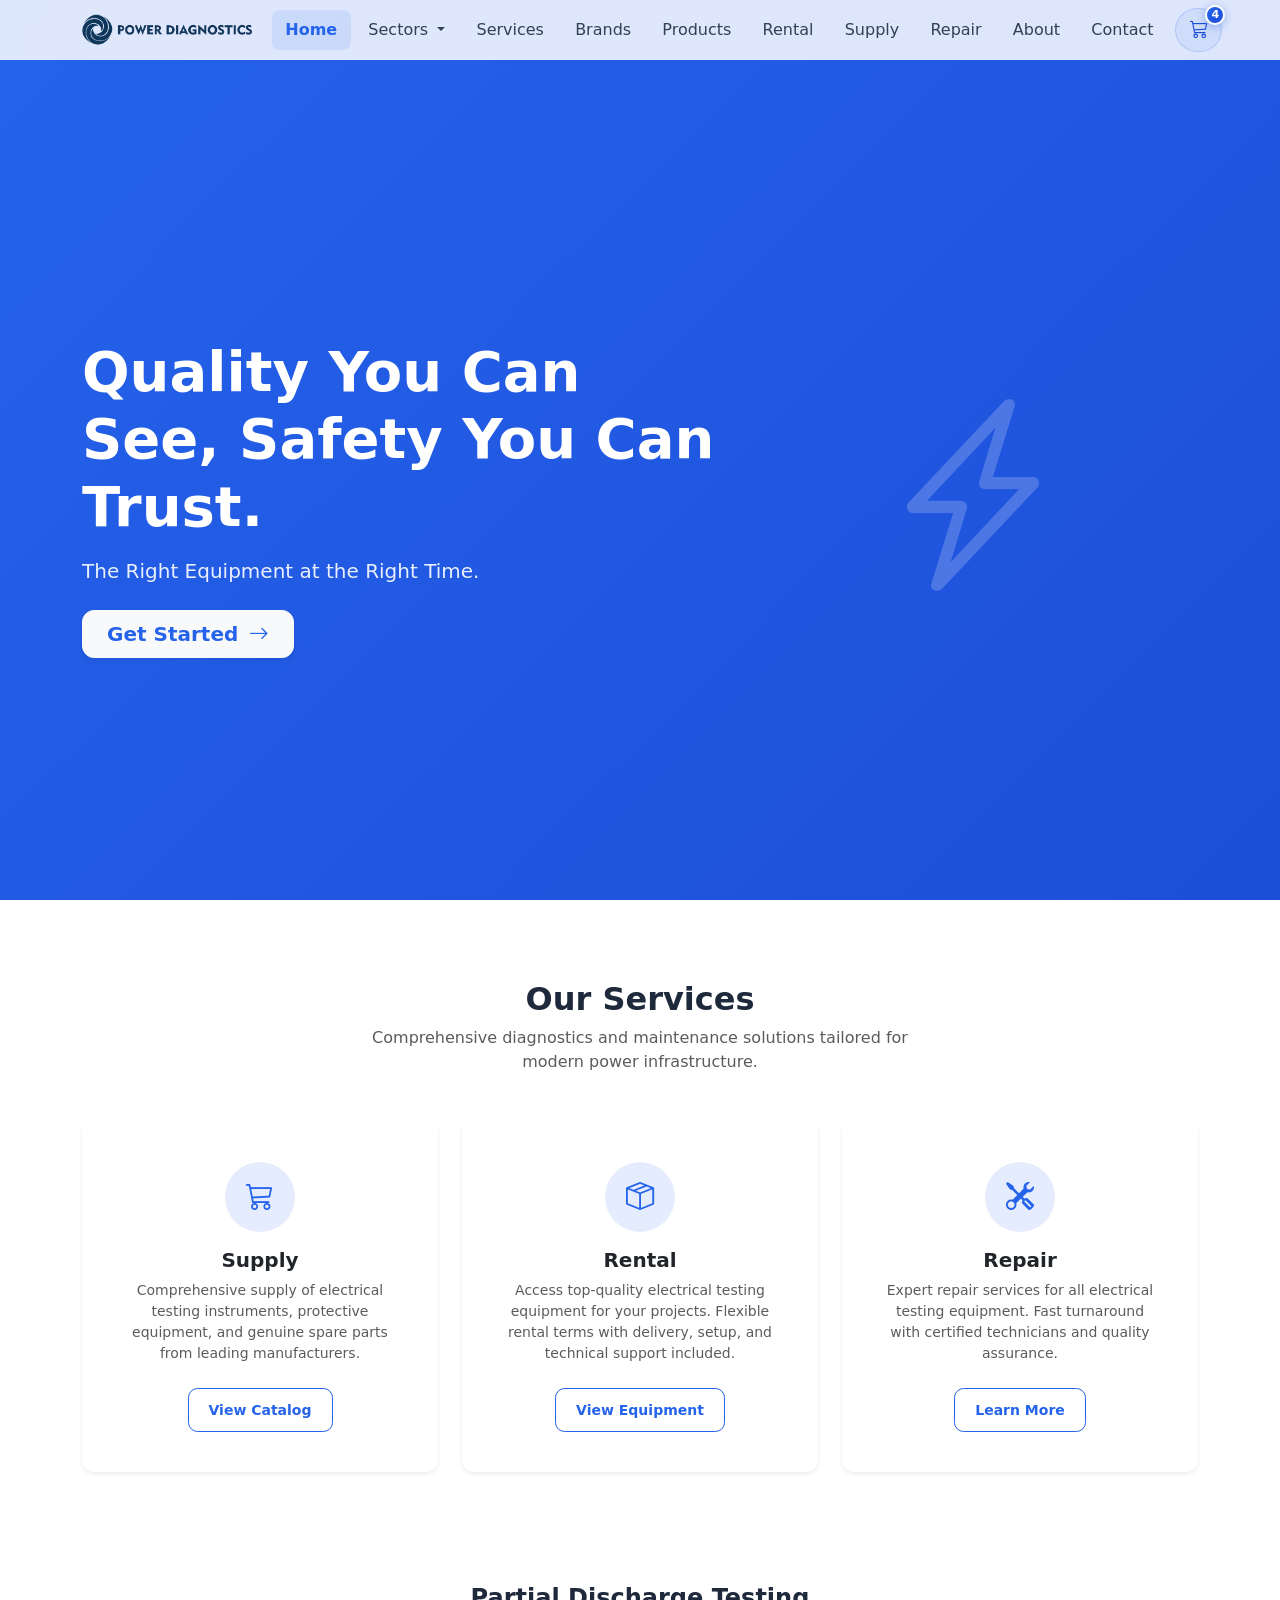
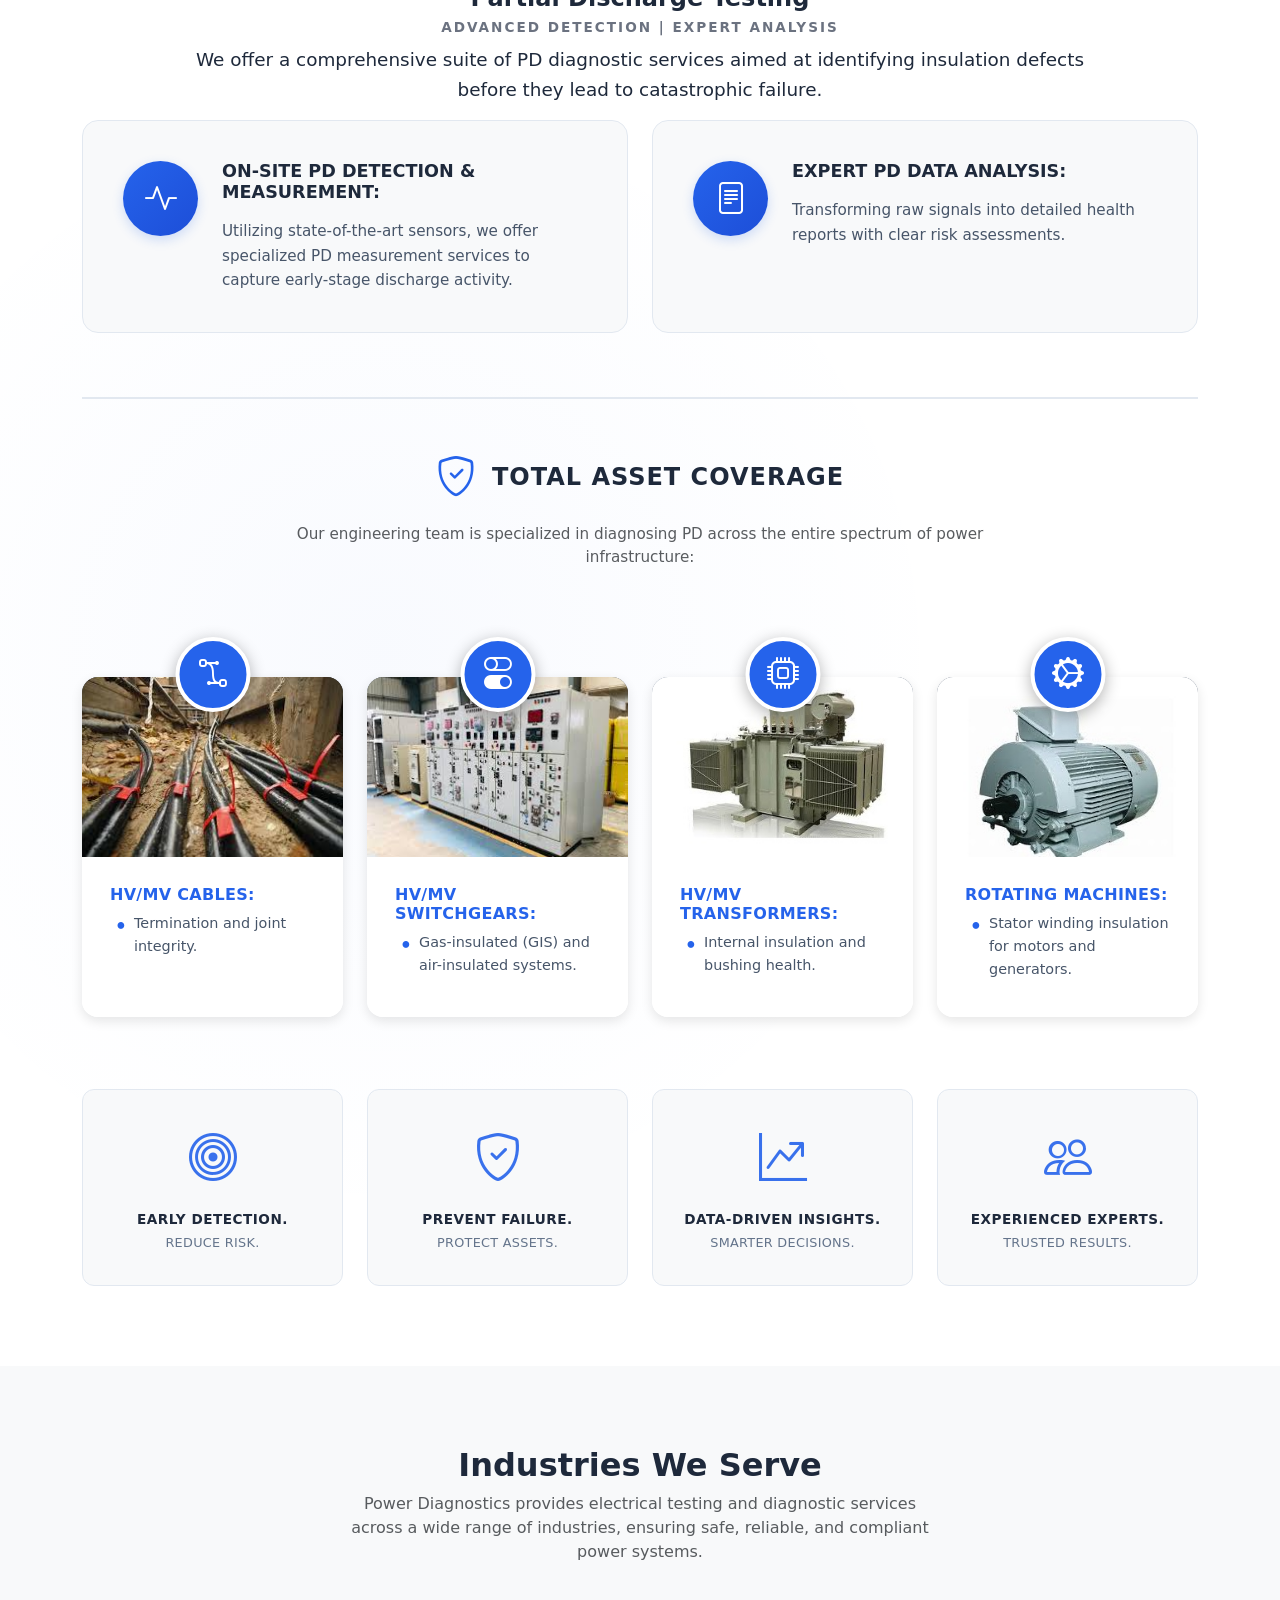
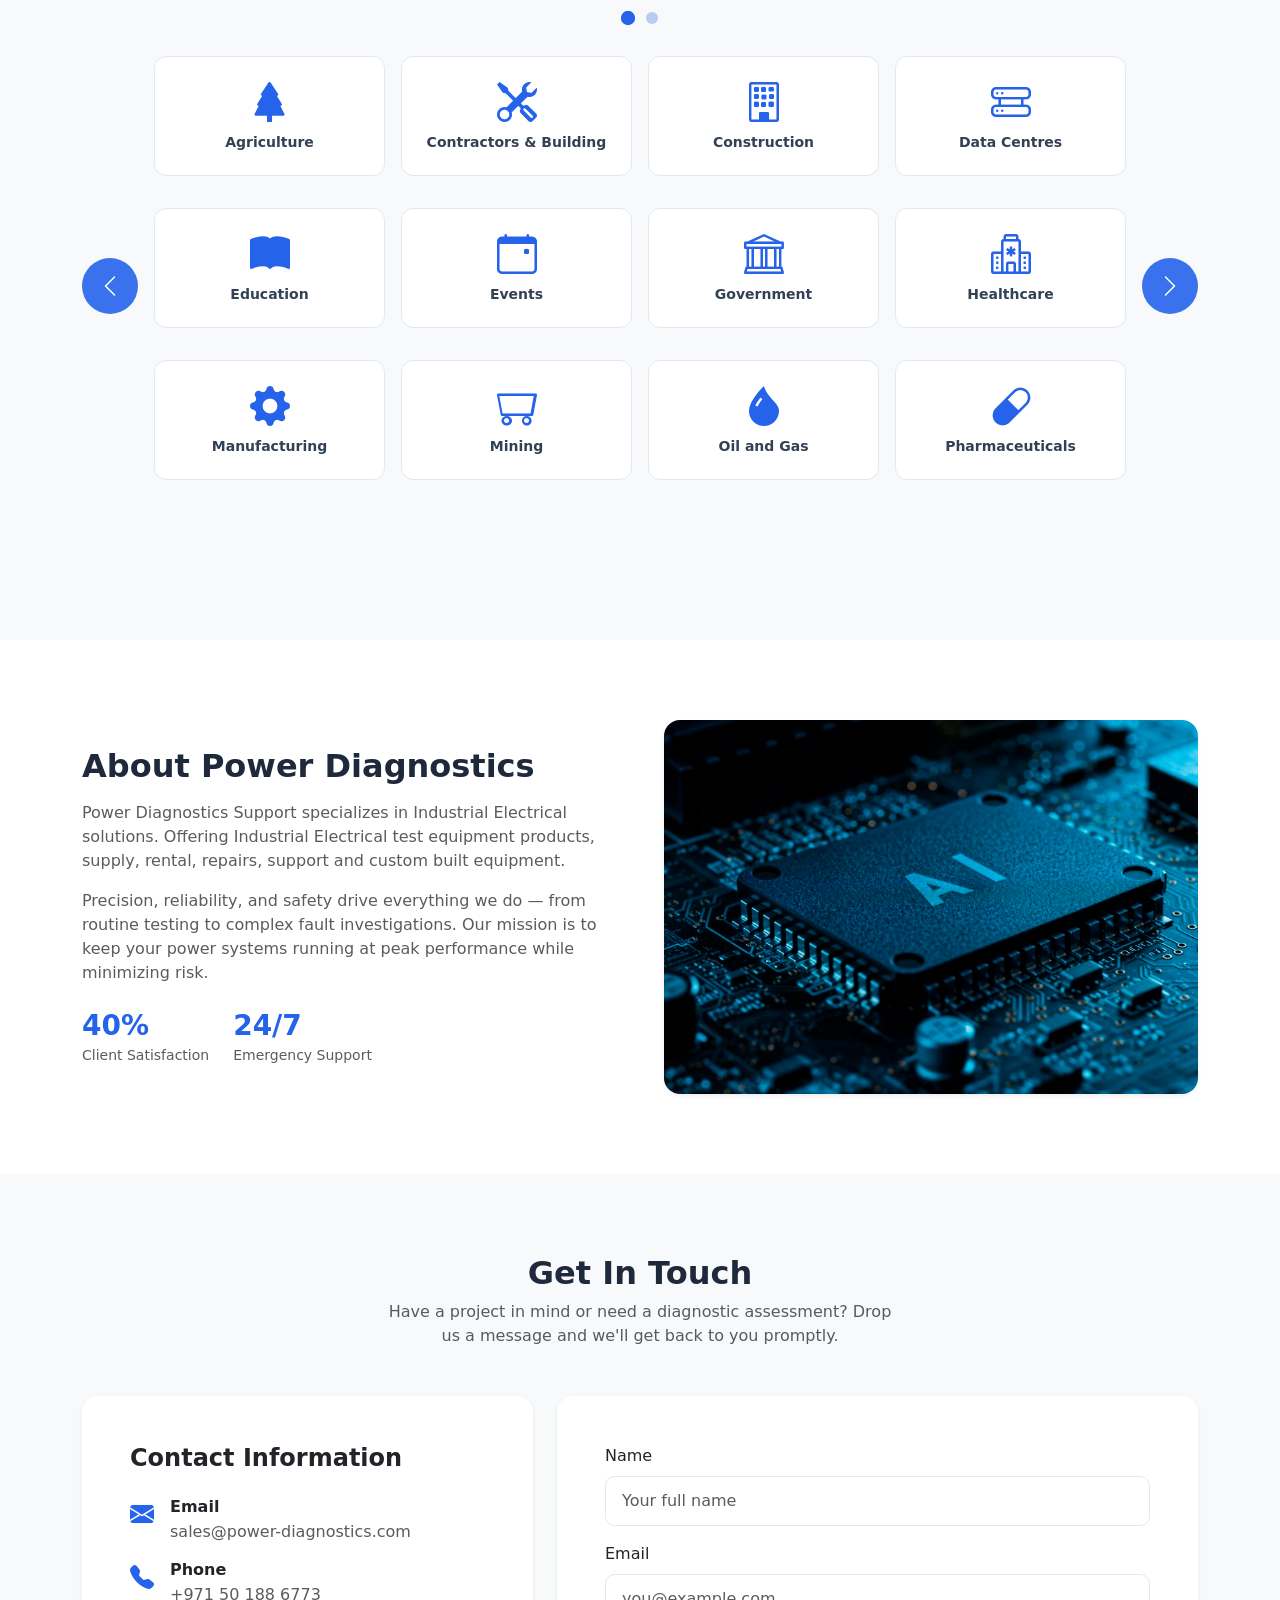
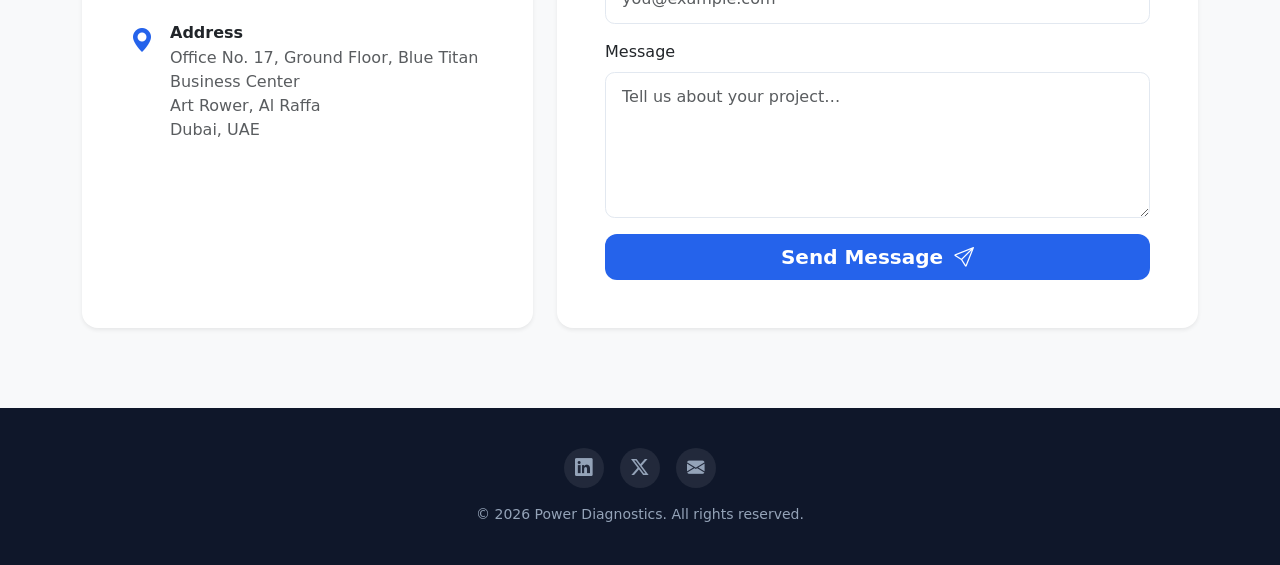
<file: index.html>
<!DOCTYPE html>
<html lang="en">

<head>
  <meta charset="UTF-8">
  <meta name="viewport" content="width=device-width, initial-scale=1.0">
  <title>Power Diagnostics | Industrial Electrical Test Equipment Supply, Rental & Repair</title>
  <meta name="description"
    content="Power Diagnostics Support specializes in Industrial Electrical solutions. Offering Industrial Electrical test equipment products, supply, rental, repairs, support and custom built equipment.">

  <!-- Favicon and Icons -->
  <link rel="icon" href="/favicon.ico" type="image/x-icon">
  
  <link rel="icon" type="image/png" sizes="32x32" href="/favicon-32x32.png">
  <link rel="icon" type="image/png" sizes="16x16" href="/favicon-16x16.png">
  
  <link rel="apple-touch-icon" sizes="180x180" href="/apple-touch-icon.png">

  <!-- Open Graph / Social Media Meta Tags -->
  <meta property="og:type" content="website">
  <meta property="og:url" content="https://www.powerdiagnostics.com/">
  <meta property="og:title" content="Power Diagnostics | Industrial Electrical Test Equipment Supply, Rental & Repair">
  <meta property="og:description" content="Power Diagnostics Support specializes in Industrial Electrical solutions. Offering Industrial Electrical test equipment products, supply, rental, repairs, support and custom built equipment.">
  <meta property="og:image" content="https://www.powerdiagnostics.com/images/common/logo.png">

  <!-- Twitter Card Meta Tags -->
  <meta name="twitter:card" content="summary_large_image">
  <meta name="twitter:title" content="Power Diagnostics | Industrial Electrical Test Equipment Supply, Rental & Repair">
  <meta name="twitter:description" content="Power Diagnostics Support specializes in Industrial Electrical solutions. Offering Industrial Electrical test equipment products, supply, rental, repairs, support and custom built equipment.">
  <meta name="twitter:image" content="https://www.powerdiagnostics.com/images/common/logo.png">

  <!-- Bootstrap 5.3 CSS -->
  <link href="https://cdn.jsdelivr.net/npm/bootstrap@5.3.3/dist/css/bootstrap.min.css" rel="stylesheet"
    crossorigin="anonymous">

  <!-- Bootstrap Icons -->
  <link href="https://cdn.jsdelivr.net/npm/bootstrap-icons@1.11.3/font/bootstrap-icons.min.css" rel="stylesheet">

  <!-- Custom Styles -->
  <link href="styles.css" rel="stylesheet">
</head>

<body>

  <!-- ===== Navbar ===== -->
  <nav class="navbar navbar-expand-lg fixed-top" id="mainNav">
    <div class="container">
      <a class="navbar-brand fw-bold" href="#">
        <img src="images/common/logo.png" alt="Power Diagnostics" height="40">
      </a>
      <div class="d-flex align-items-center order-lg-last ms-2">
        <button class="nav-cart-btn" type="button" data-bs-toggle="offcanvas" data-bs-target="#cartOffcanvas" aria-controls="cartOffcanvas" title="Shopping Cart">
          <i class="bi bi-cart3"></i>
          <span class="nav-cart-badge">0</span>
        </button>
        <button class="navbar-toggler border-0 shadow-none ms-1" type="button" data-bs-toggle="collapse"
          data-bs-target="#navMenu" aria-controls="navMenu" aria-expanded="false" aria-label="Toggle navigation">
          <span class="navbar-toggler-icon"></span>
        </button>
      </div>
      <div class="collapse navbar-collapse" id="navMenu">
        <ul class="navbar-nav ms-auto gap-lg-1">
          <li class="nav-item"><a class="nav-link" href="#hero">Home</a></li>
          <li class="nav-item dropdown">
            <a class="nav-link dropdown-toggle" href="#" id="sectorsDropdown" role="button" data-bs-toggle="dropdown"
              aria-expanded="false">
              Sectors
            </a>
            <div class="dropdown-menu dropdown-menu-sectors p-4" aria-labelledby="sectorsDropdown">
              <div class="row g-3">
                <div class="col-4">
                  <ul class="list-unstyled mb-0">
                    <li><a class="dropdown-item" href="#sectors">Agriculture</a></li>
                    <li><a class="dropdown-item" href="#sectors">Aviation</a></li>
                    <li><a class="dropdown-item" href="#sectors">Contractors & Building</a></li>
                    <li><a class="dropdown-item" href="#sectors">Construction</a></li>
                    <li><a class="dropdown-item" href="#sectors">Data Centres</a></li>
                    <li><a class="dropdown-item" href="#sectors">Education</a></li>
                    <li><a class="dropdown-item" href="#sectors">Events</a></li>
                    <li><a class="dropdown-item" href="#sectors">Government</a></li>
                  </ul>
                </div>
                <div class="col-4">
                  <ul class="list-unstyled mb-0">
                    <li><a class="dropdown-item" href="#sectors">Healthcare</a></li>
                    <li><a class="dropdown-item" href="#sectors">Hospitality</a></li>
                    <li><a class="dropdown-item" href="#sectors">Logistics</a></li>
                    <li><a class="dropdown-item" href="#sectors">Manufacturing</a></li>
                    <li><a class="dropdown-item" href="#sectors">Mining</a></li>
                    <li><a class="dropdown-item" href="#sectors">Oil and Gas</a></li>
                    <li><a class="dropdown-item" href="#sectors">Petrochemical</a></li>
                    <li><a class="dropdown-item" href="#sectors">Pharmaceuticals</a></li>
                  </ul>
                </div>
                <div class="col-4">
                  <ul class="list-unstyled mb-0">
                    <li><a class="dropdown-item" href="#sectors">Renewable Energy</a></li>
                    <li><a class="dropdown-item" href="#sectors">Retail</a></li>
                    <li><a class="dropdown-item" href="#sectors">Shipping</a></li>
                    <li><a class="dropdown-item" href="#sectors">Telecommunications</a></li>
                    <li><a class="dropdown-item" href="#sectors">Transport</a></li>
                    <li><a class="dropdown-item" href="#sectors">Utilities</a></li>
                    <li><a class="dropdown-item" href="#sectors">Warehouse & Distribution</a></li>
                    <li><a class="dropdown-item" href="#sectors">Water & Wastewater</a></li>
                  </ul>
                </div>
              </div>
            </div>
          </li>
          <li class="nav-item"><a class="nav-link" href="#services">Services</a></li>
          <li class="nav-item"><a class="nav-link" href="brands.html">Brands</a></li>
          <li class="nav-item"><a class="nav-link" href="products.html">Products</a></li>
          <li class="nav-item"><a class="nav-link" href="rental.html">Rental</a></li>
          <li class="nav-item"><a class="nav-link" href="supply.html">Supply</a></li>
          <li class="nav-item"><a class="nav-link" href="repair.html">Repair</a></li>
          <li class="nav-item"><a class="nav-link" href="#about">About</a></li>
          <li class="nav-item"><a class="nav-link" href="#contact">Contact</a></li>
        </ul>
      </div>
    </div>
  </nav>

  <!-- ===== Hero Section ===== -->
  <section id="hero" class="hero-section d-flex align-items-center">
    <div class="container">
      <div class="row align-items-center">
        <div class="col-lg-7 slide-in-left">
          <h1 class="display-4 fw-bold mb-3">Quality You Can See, Safety You Can Trust.</h1>
          <p class="lead mb-4 hero-subtitle">
            The Right Equipment at the Right Time.
          </p>
          <a href="#contact" class="btn btn-light btn-lg px-4 shadow-sm">
            Get Started <i class="bi bi-arrow-right ms-1"></i>
          </a>
        </div>
        <div class="col-lg-5 text-center mt-5 mt-lg-0">
          <i class="bi bi-lightning-charge hero-icon"></i>
        </div>
      </div>
    </div>
  </section>

  <!-- ===== Services Section ===== -->
  <section id="services" class="section-padding">
    <div class="container">
      <div class="text-center mb-5 animate-on-scroll">
        <h2 class="fw-bold">Our Services</h2>
        <p class="text-muted mx-auto" style="max-width:560px;">
          Comprehensive diagnostics and maintenance solutions tailored for modern power infrastructure.
        </p>
      </div>
      <div class="row g-4">
        <!-- Card 2 - Supply -->
        <div class="col-sm-6 col-lg-4 animate-on-scroll" style="animation-delay: 0.2s;">
          <div class="card service-card h-100 border-0 shadow-sm text-center p-4">
            <div class="card-body">
              <div class="service-icon mb-3"><i class="bi bi-cart3"></i></div>
              <h5 class="card-title fw-semibold">Supply</h5>
              <p class="card-text text-muted small">
                Comprehensive supply of electrical testing instruments, protective equipment, and genuine spare parts
                from leading manufacturers.
              </p>
              <a href="supply.html" class="btn btn-sm btn-outline-primary mt-2">View Catalog</a>
            </div>
          </div>
        </div>
        <!-- Card 1 - Rental -->
        <div class="col-sm-6 col-lg-4 animate-on-scroll" style="animation-delay: 0.1s;">
          <div class="card service-card h-100 border-0 shadow-sm text-center p-4">
            <div class="card-body">
              <div class="service-icon mb-3"><i class="bi bi-box-seam"></i></div>
              <h5 class="card-title fw-semibold">Rental</h5>
              <p class="card-text text-muted small">
                Access top-quality electrical testing equipment for your projects. Flexible rental terms with delivery,
                setup, and technical support included.
              </p>
              <a href="rental.html" class="btn btn-sm btn-outline-primary mt-2">View Equipment</a>
            </div>
          </div>
        </div>

        <!-- Card 3 - Repair -->
        <div class="col-sm-6 col-lg-4 animate-on-scroll" style="animation-delay: 0.3s;">
          <div class="card service-card h-100 border-0 shadow-sm text-center p-4">
            <div class="card-body">
              <div class="service-icon mb-3"><i class="bi bi-tools"></i></div>
              <h5 class="card-title fw-semibold">Repair</h5>
              <p class="card-text text-muted small">
                Expert repair services for all electrical testing equipment. Fast turnaround with certified technicians
                and quality assurance.
              </p>
              <a href="repair.html" class="btn btn-sm btn-outline-primary mt-2">Learn More</a>
            </div>
          </div>
        </div>
      </div>
    </div>
  </section>

  <!-- ===== PD Diagnostics Section ===== -->
  <section id="pd-diagnostics" class="section-padding pd-diagnostics-section">
    <div class="container">
      <!-- Header -->
      <div class="text-center mb-3 animate-on-scroll">
        <h5 class="fw-bold mb-1" style="font-size: 1.5rem; color: #1e293b;">Partial Discharge Testing</h2>
        <p class="text-uppercase fw-semibold mb-2" style="font-size: 0.85rem; letter-spacing: 2px; color: #6b7280;">ADVANCED DETECTION | EXPERT ANALYSIS</p>
        <p class="mx-auto" style="max-width: 900px; font-size: 1.15rem; line-height: 1.6; color: #1e293b; font-weight: 500;">We offer a comprehensive suite of PD diagnostic services aimed at identifying insulation defects before they lead to catastrophic failure.</p>
      </div>

      <!-- Top Services -->
      <div class="row g-4 mb-5">
        <div class="col-md-6 animate-on-scroll" style="animation-delay: 0.1s;">
          <div class="pd-service-box">
            <div class="d-flex align-items-start gap-4">
              <div class="pd-icon-circle">
                <i class="bi bi-activity"></i>
              </div>
              <div>
                <h4 class="fw-bold mb-3" style="font-size: 1.1rem; color: #1e293b;">ON-SITE PD DETECTION & MEASUREMENT:</h4>
                <p class="mb-0" style="font-size: 0.95rem; line-height: 1.6; color: #475569;">Utilizing state-of-the-art sensors, we offer specialized PD measurement services to capture early-stage discharge activity.</p>
              </div>
            </div>
          </div>
        </div>
        <div class="col-md-6 animate-on-scroll" style="animation-delay: 0.2s;">
          <div class="pd-service-box">
            <div class="d-flex align-items-start gap-4">
              <div class="pd-icon-circle">
                <i class="bi bi-file-text"></i>
              </div>
              <div>
                <h4 class="fw-bold mb-3" style="font-size: 1.1rem; color: #1e293b;">EXPERT PD DATA ANALYSIS:</h4>
                <p class="mb-0" style="font-size: 0.95rem; line-height: 1.6; color: #475569;">Transforming raw signals into detailed health reports with clear risk assessments.</p>
              </div>
            </div>
          </div>
        </div>
      </div>

      <!-- Total Asset Coverage -->
      <div class="pd-coverage-section">
        <div class="text-center mb-5">
          <div class="d-flex align-items-center justify-content-center gap-3 mb-3">
            <i class="bi bi-shield-check pd-shield-icon"></i>
            <h3 class="fw-bold mb-0" style="font-size: 1.5rem; letter-spacing: 1px; color: #1e293b;">TOTAL ASSET COVERAGE</h3>
          </div>
          <p class="text-muted mb-5 mx-auto" style="max-width: 700px; font-size: 0.95rem;">Our engineering team is specialized in diagnosing PD across the entire spectrum of power infrastructure:</p>
        </div>

        <!-- Asset Grid -->
        <div class="row g-4 mb-5" style="padding-top: 60px; overflow: visible;">
          <div class="col-md-6 col-lg-3 animate-on-scroll" style="animation-delay: 0.1s;">
            <div class="pd-asset-card">
              <div class="pd-asset-image pd-asset-cables">
                <img src="images/equipment/hvmvcable.jpg" alt="HV/MV Cables Testing">
                <div class="pd-asset-icon-overlay">
                  <i class="bi bi-bezier2"></i>
                </div>
              </div>
              <div class="pd-asset-content">
                <h5 class="fw-bold mb-2">HV/MV CABLES:</h5>
                <ul class="pd-asset-list">
                  <li>Termination and joint integrity.</li>
                </ul>
              </div>
            </div>
          </div>
          <div class="col-md-6 col-lg-3 animate-on-scroll" style="animation-delay: 0.2s;">
            <div class="pd-asset-card">
              <div class="pd-asset-image pd-asset-switchgear">
                <img src="images/equipment/MV_HVSwitchgear.jpg" alt="HV/MV Switchgears Testing">
                <div class="pd-asset-icon-overlay">
                  <i class="bi bi-toggles"></i>
                </div>
              </div>
              <div class="pd-asset-content">
                <h5 class="fw-bold mb-2">HV/MV SWITCHGEARS:</h5>
                <ul class="pd-asset-list">
                  <li>Gas-insulated (GIS) and air-insulated systems.</li>
                </ul>
              </div>
            </div>
          </div>
          <div class="col-md-6 col-lg-3 animate-on-scroll" style="animation-delay: 0.3s;">
            <div class="pd-asset-card">
              <div class="pd-asset-image pd-asset-transformer">
                <img src="images/equipment/HV_MVTransformer.jpg" alt="HV/MV Transformers Testing">
                <div class="pd-asset-icon-overlay">
                  <i class="bi bi-cpu"></i>
                </div>
              </div>
              <div class="pd-asset-content">
                <h5 class="fw-bold mb-2">HV/MV TRANSFORMERS:</h5>
                <ul class="pd-asset-list">
                  <li>Internal insulation and bushing health.</li>
                </ul>
              </div>
            </div>
          </div>
          <div class="col-md-6 col-lg-3 animate-on-scroll" style="animation-delay: 0.4s;">
            <div class="pd-asset-card">
              <div class="pd-asset-image pd-asset-motor">
                <img src="images/equipment/ROTATING_MACHINES.jpg" alt="Rotating Machines Testing">
                <div class="pd-asset-icon-overlay">
                  <i class="bi bi-gear-wide-connected"></i>
                </div>
              </div>
              <div class="pd-asset-content">
                <h5 class="fw-bold mb-2">ROTATING MACHINES:</h5>
                <ul class="pd-asset-list">
                  <li>Stator winding insulation for motors and generators.</li>
                </ul>
              </div>
            </div>
          </div>
        </div>
      </div>

      <!-- Bottom Value Props -->
      <div class="row g-4 mt-4">
        <div class="col-md-6 col-lg-3 text-center animate-on-scroll" style="animation-delay: 0.1s;">
          <div class="pd-value-prop">
            <i class="bi bi-bullseye"></i>
            <h6 class="fw-bold mt-3 mb-1">EARLY DETECTION.</h6>
            <p class="small mb-0">REDUCE RISK.</p>
          </div>
        </div>
        <div class="col-md-6 col-lg-3 text-center animate-on-scroll" style="animation-delay: 0.2s;">
          <div class="pd-value-prop">
            <i class="bi bi-shield-check"></i>
            <h6 class="fw-bold mt-3 mb-1">PREVENT FAILURE.</h6>
            <p class="small mb-0">PROTECT ASSETS.</p>
          </div>
        </div>
        <div class="col-md-6 col-lg-3 text-center animate-on-scroll" style="animation-delay: 0.3s;">
          <div class="pd-value-prop">
            <i class="bi bi-graph-up-arrow"></i>
            <h6 class="fw-bold mt-3 mb-1">DATA-DRIVEN INSIGHTS.</h6>
            <p class="small mb-0">SMARTER DECISIONS.</p>
          </div>
        </div>
        <div class="col-md-6 col-lg-3 text-center animate-on-scroll" style="animation-delay: 0.4s;">
          <div class="pd-value-prop">
            <i class="bi bi-people"></i>
            <h6 class="fw-bold mt-3 mb-1">EXPERIENCED EXPERTS.</h6>
            <p class="small mb-0">TRUSTED RESULTS.</p>
          </div>
        </div>
      </div>
    </div>
  </section>

  <!-- ===== Sectors Section ===== -->
  <section id="sectors" class="section-padding bg-light">
    <div class="container">
      <div class="text-center mb-5 animate-on-scroll">
        <h2 class="fw-bold">Industries We Serve</h2>
        <p class="text-muted mx-auto" style="max-width:600px;">
          Power Diagnostics provides electrical testing and diagnostic services across a wide range of industries,
          ensuring safe, reliable, and compliant power systems.
        </p>
      </div>
      <!-- Sectors Carousel -->
      <div id="sectorsCarousel" class="carousel slide" data-bs-ride="carousel">
        <div class="carousel-indicators">
          <button type="button" data-bs-target="#sectorsCarousel" data-bs-slide-to="0" class="active"
            aria-current="true" aria-label="Slide 1"></button>
          <button type="button" data-bs-target="#sectorsCarousel" data-bs-slide-to="1" aria-label="Slide 2"></button>
        </div>

        <div class="carousel-inner">
          <!-- Slide 1 -->
          <div class="carousel-item active">
            <div class="row g-3">
              <div class="col-6 col-md-4 col-lg-3">
                <div class="sector-card text-center p-3">
                  <i class="bi bi-tree-fill sector-icon"></i>
                  <h6 class="mt-2 mb-0">Agriculture</h6>
                </div>
              </div>
              <div class="col-6 col-md-4 col-lg-3">
                <div class="sector-card text-center p-3">
                  <i class="bi bi-tools sector-icon"></i>
                  <h6 class="mt-2 mb-0">Contractors & Building</h6>
                </div>
              </div>
              <div class="col-6 col-md-4 col-lg-3">
                <div class="sector-card text-center p-3">
                  <i class="bi bi-building sector-icon"></i>
                  <h6 class="mt-2 mb-0">Construction</h6>
                </div>
              </div>
              <div class="col-6 col-md-4 col-lg-3">
                <div class="sector-card text-center p-3">
                  <i class="bi bi-hdd-rack sector-icon"></i>
                  <h6 class="mt-2 mb-0">Data Centres</h6>
                </div>
              </div>
              <div class="col-6 col-md-4 col-lg-3">
                <div class="sector-card text-center p-3">
                  <i class="bi bi-book-fill sector-icon"></i>
                  <h6 class="mt-2 mb-0">Education</h6>
                </div>
              </div>
              <div class="col-6 col-md-4 col-lg-3">
                <div class="sector-card text-center p-3">
                  <i class="bi bi-calendar-event sector-icon"></i>
                  <h6 class="mt-2 mb-0">Events</h6>
                </div>
              </div>
              <div class="col-6 col-md-4 col-lg-3">
                <div class="sector-card text-center p-3">
                  <i class="bi bi-bank sector-icon"></i>
                  <h6 class="mt-2 mb-0">Government</h6>
                </div>
              </div>
              <div class="col-6 col-md-4 col-lg-3">
                <div class="sector-card text-center p-3">
                  <i class="bi bi-hospital sector-icon"></i>
                  <h6 class="mt-2 mb-0">Healthcare</h6>
                </div>
              </div>
              <div class="col-6 col-md-4 col-lg-3">
                <div class="sector-card text-center p-3">
                  <i class="bi bi-gear-fill sector-icon"></i>
                  <h6 class="mt-2 mb-0">Manufacturing</h6>
                </div>
              </div>
              <div class="col-6 col-md-4 col-lg-3">
                <div class="sector-card text-center p-3">
                  <i class="bi bi-minecart sector-icon"></i>
                  <h6 class="mt-2 mb-0">Mining</h6>
                </div>
              </div>
              <div class="col-6 col-md-4 col-lg-3">
                <div class="sector-card text-center p-3">
                  <i class="bi bi-droplet-fill sector-icon"></i>
                  <h6 class="mt-2 mb-0">Oil and Gas</h6>
                </div>
              </div>
              <div class="col-6 col-md-4 col-lg-3">
                <div class="sector-card text-center p-3">
                  <i class="bi bi-capsule sector-icon"></i>
                  <h6 class="mt-2 mb-0">Pharmaceuticals</h6>
                </div>
              </div>
            </div>
          </div>

          <!-- Slide 2 -->
          <div class="carousel-item">
            <div class="row g-3">
              <div class="col-6 col-md-4 col-lg-3">
                <div class="sector-card text-center p-3">
                  <i class="bi bi-circle-fill sector-icon"></i>
                  <h6 class="mt-2 mb-0">Petrochemical</h6>
                </div>
              </div>
              <div class="col-6 col-md-4 col-lg-3">
                <div class="sector-card text-center p-3">
                  <i class="bi bi-sun-fill sector-icon"></i>
                  <h6 class="mt-2 mb-0">Renewable Energy</h6>
                </div>
              </div>
              <div class="col-6 col-md-4 col-lg-3">
                <div class="sector-card text-center p-3">
                  <i class="bi bi-bezier sector-icon"></i>
                  <h6 class="mt-2 mb-0">Shipping</h6>
                </div>
              </div>
              <div class="col-6 col-md-4 col-lg-3">
                <div class="sector-card text-center p-3">
                  <i class="bi bi-broadcast sector-icon"></i>
                  <h6 class="mt-2 mb-0">Telecommunications</h6>
                </div>
              </div>
              <div class="col-6 col-md-4 col-lg-3">
                <div class="sector-card text-center p-3">
                  <i class="bi bi-lightning-fill sector-icon"></i>
                  <h6 class="mt-2 mb-0">Utilities</h6>
                </div>
              </div>
              <div class="col-6 col-md-4 col-lg-3">
                <div class="sector-card text-center p-3">
                  <i class="bi bi-box-seam-fill sector-icon"></i>
                  <h6 class="mt-2 mb-0">Warehouse & Distribution</h6>
                </div>
              </div>
              <div class="col-6 col-md-4 col-lg-3">
                <div class="sector-card text-center p-3">
                  <i class="bi bi-shop-window sector-icon"></i>
                  <h6 class="mt-2 mb-0">Retail</h6>
                </div>
              </div>
              <div class="col-6 col-md-4 col-lg-3">
                <div class="sector-card text-center p-3">
                  <i class="bi bi-cup-hot-fill sector-icon"></i>
                  <h6 class="mt-2 mb-0">Hospitality</h6>
                </div>
              </div>
              <div class="col-6 col-md-4 col-lg-3">
                <div class="sector-card text-center p-3">
                  <i class="bi bi-bus-front sector-icon"></i>
                  <h6 class="mt-2 mb-0">Transport</h6>
                </div>
              </div>
              <div class="col-6 col-md-4 col-lg-3">
                <div class="sector-card text-center p-3">
                  <i class="bi bi-airplane-fill sector-icon"></i>
                  <h6 class="mt-2 mb-0">Aviation</h6>
                </div>
              </div>
              <div class="col-6 col-md-4 col-lg-3">
                <div class="sector-card text-center p-3">
                  <i class="bi bi-moisture sector-icon"></i>
                  <h6 class="mt-2 mb-0">Water & Wastewater</h6>
                </div>
              </div>
              <div class="col-6 col-md-4 col-lg-3">
                <div class="sector-card text-center p-3">
                  <i class="bi bi-truck-front-fill sector-icon"></i>
                  <h6 class="mt-2 mb-0">Logistics</h6>
                </div>
              </div>
            </div>
          </div>
        </div>

        <!-- Carousel Controls -->
        <button class="carousel-control-prev" type="button" data-bs-target="#sectorsCarousel" data-bs-slide="prev">
          <span class="carousel-control-prev-icon" aria-hidden="true"></span>
          <span class="visually-hidden">Previous</span>
        </button>
        <button class="carousel-control-next" type="button" data-bs-target="#sectorsCarousel" data-bs-slide="next">
          <span class="carousel-control-next-icon" aria-hidden="true"></span>
          <span class="visually-hidden">Next</span>
        </button>
      </div>
    </div>
  </section>

  <!-- ===== About Section ===== -->
  <section id="about" class="section-padding">
    <div class="container">
      <div class="row align-items-center g-5">
        <div class="col-md-6 slide-in-left">
          <h2 class="fw-bold mb-3">About Power Diagnostics</h2>
          <p class="text-muted">
            Power Diagnostics Support specializes in Industrial Electrical solutions. Offering Industrial Electrical
            test equipment products, supply, rental, repairs, support and custom built equipment.
          </p>
          <p class="text-muted">
            Precision, reliability, and safety drive everything we do — from routine testing to
            complex fault investigations. Our mission is to keep your power systems running at
            peak performance while minimizing risk.
          </p>
          <div class="d-flex gap-4 mt-4">
            <div class="fade-in" style="animation-delay: 0.4s;">
              <h3 class="fw-bold text-accent mb-0">99%</h3>
              <small class="text-muted">Client Satisfaction</small>
            </div>
            <div class="fade-in" style="animation-delay: 0.5s;">
              <h3 class="fw-bold text-accent mb-0">24/7</h3>
              <small class="text-muted">Emergency Support</small>
            </div>
          </div>
        </div>
        <div class="col-md-6 slide-in-right">
          <img src="images/common/ai-chip-circuit-board.jpg" alt="Power Diagnostics" class="rounded-4 shadow-sm img-fluid">
        </div>
      </div>
    </div>
  </section>

  <!-- ===== Contact Section ===== -->
  <section id="contact" class="section-padding bg-light">
    <div class="container">
      <div class="text-center mb-5 animate-on-scroll">
        <h2 class="fw-bold">Get In Touch</h2>
        <p class="text-muted mx-auto" style="max-width:520px;">
          Have a project in mind or need a diagnostic assessment? Drop us a message and we'll get back to you promptly.
        </p>
      </div>
      <div class="row g-4">
        <!-- Contact Information -->
        <div class="col-lg-5 scale-in" style="animation-delay: 0.1s;">
          <div class="card border-0 shadow-sm p-4 p-md-5 rounded-4 h-100">
            <h4 class="fw-bold mb-4">Contact Information</h4>
            <div class="mb-4">
              <div class="d-flex align-items-start mb-3">
                <i class="bi bi-envelope-fill text-accent me-3" style="font-size: 1.5rem;"></i>
                <div>
                  <h6 class="fw-semibold mb-1">Email</h6>
                  <a href="mailto:sales@power-diagnostics.com" class="text-decoration-none text-muted">
                    sales@power-diagnostics.com
                  </a>
                </div>
              </div>
              <div class="d-flex align-items-start mb-3">
                <i class="bi bi-telephone-fill text-accent me-3" style="font-size: 1.5rem;"></i>
                <div>
                  <h6 class="fw-semibold mb-1">Phone</h6>
                  <a href="tel:+971501886773" class="text-decoration-none text-muted">
                    +971 50 188 6773
                  </a>
                </div>
              </div>
              <div class="d-flex align-items-start">
                <i class="bi bi-geo-alt-fill text-accent me-3" style="font-size: 1.5rem;"></i>
                <div>
                  <h6 class="fw-semibold mb-1">Address</h6>
                  <p class="text-muted mb-0">
                    Office No. 17, Ground Floor, Blue Titan Business Center<br>
                    Art Rower, Al Raffa<br>
                    Dubai, UAE
                  </p>
                </div>
              </div>
            </div>
          </div>
        </div>
        <!-- Contact Form -->
        <div class="col-lg-7 scale-in" style="animation-delay: 0.2s;">
          <form id="contactForm" class="card border-0 shadow-sm p-4 p-md-5 rounded-4" novalidate>
            <div class="mb-3">
              <label for="name" class="form-label">Name</label>
              <input type="text" class="form-control" id="name" placeholder="Your full name" required>
            </div>
            <div class="mb-3">
              <label for="email" class="form-label">Email</label>
              <input type="email" class="form-control" id="email" placeholder="you@example.com" required>
            </div>
            <div class="mb-3">
              <label for="message" class="form-label">Message</label>
              <textarea class="form-control" id="message" rows="5" placeholder="Tell us about your project…"
                required></textarea>
            </div>
            <button type="submit" class="btn btn-accent btn-lg w-100">
              Send Message <i class="bi bi-send ms-1"></i>
            </button>
          </form>
        </div>
      </div>
    </div>
  </section>

  <!-- ===== Offcanvas Shopping Cart Drawer ===== -->
  <div class="offcanvas offcanvas-end offcanvas-cart" tabindex="-1" id="cartOffcanvas" aria-labelledby="cartOffcanvasLabel">
    <div class="offcanvas-header">
      <h5 class="offcanvas-title" id="cartOffcanvasLabel"><i class="bi bi-cart3"></i> Shopping Cart</h5>
      <button type="button" class="btn-close text-reset shadow-none" data-bs-dismiss="offcanvas" aria-label="Close"></button>
    </div>
    <div class="offcanvas-body p-3 p-md-4 d-flex flex-column">
      <div id="cartDrawerItemsList" class="flex-grow-1 overflow-auto">
        <!-- Injected dynamically by script.js -->
      </div>
      <div id="cartDrawerEmpty" class="text-center py-5 d-none">
        <i class="bi bi-cart-x text-muted mb-3" style="font-size: 2.75rem;"></i>
        <h6 class="fw-bold text-dark">Your cart is empty</h6>
        <p class="text-muted small mb-3">Browse our test equipment and click Add to Cart.</p>
        <button type="button" class="btn btn-sm btn-outline-primary rounded-pill px-3" data-bs-dismiss="offcanvas">Continue Browsing</button>
      </div>
    </div>
    <div class="cart-drawer-footer" id="cartDrawerFooter">
      <div class="d-flex justify-content-between align-items-center mb-3">
        <span class="text-muted small fw-semibold">Total Selected:</span>
        <span class="fw-bold text-dark" id="drawerTotalUnits">0 Units</span>
      </div>
      <div class="d-grid gap-2">
        <a href="checkout.html" class="btn btn-accent-gradient">Proceed to Checkout <i class="bi bi-arrow-right ms-1"></i></a>
        <a href="cart.html" class="btn btn-outline-primary">View Cart Details</a>
      </div>
    </div>
  </div>

  <!-- ===== Footer ===== -->
  <footer class="footer-section text-center">
    <div class="container">
      <div class="mb-3">
        <a href="#" class="footer-social" aria-label="LinkedIn"><i class="bi bi-linkedin"></i></a>
        <a href="#" class="footer-social" aria-label="Twitter"><i class="bi bi-twitter-x"></i></a>
        <a href="mailto:sales@power-diagnostics.com" class="footer-social" aria-label="Email"><i
            class="bi bi-envelope-fill"></i></a>
      </div>
      <p class="mb-0 small">&copy; 2026 Power Diagnostics. All rights reserved.</p>
    </div>
  </footer>

  <!-- Bootstrap 5.3 JS Bundle (Popper included) -->
  <script src="https://cdn.jsdelivr.net/npm/bootstrap@5.3.3/dist/js/bootstrap.bundle.min.js"
    crossorigin="anonymous"></script>

  <!-- Custom Script -->
  <script src="script.js"></script>
</body>

</html>
</file>
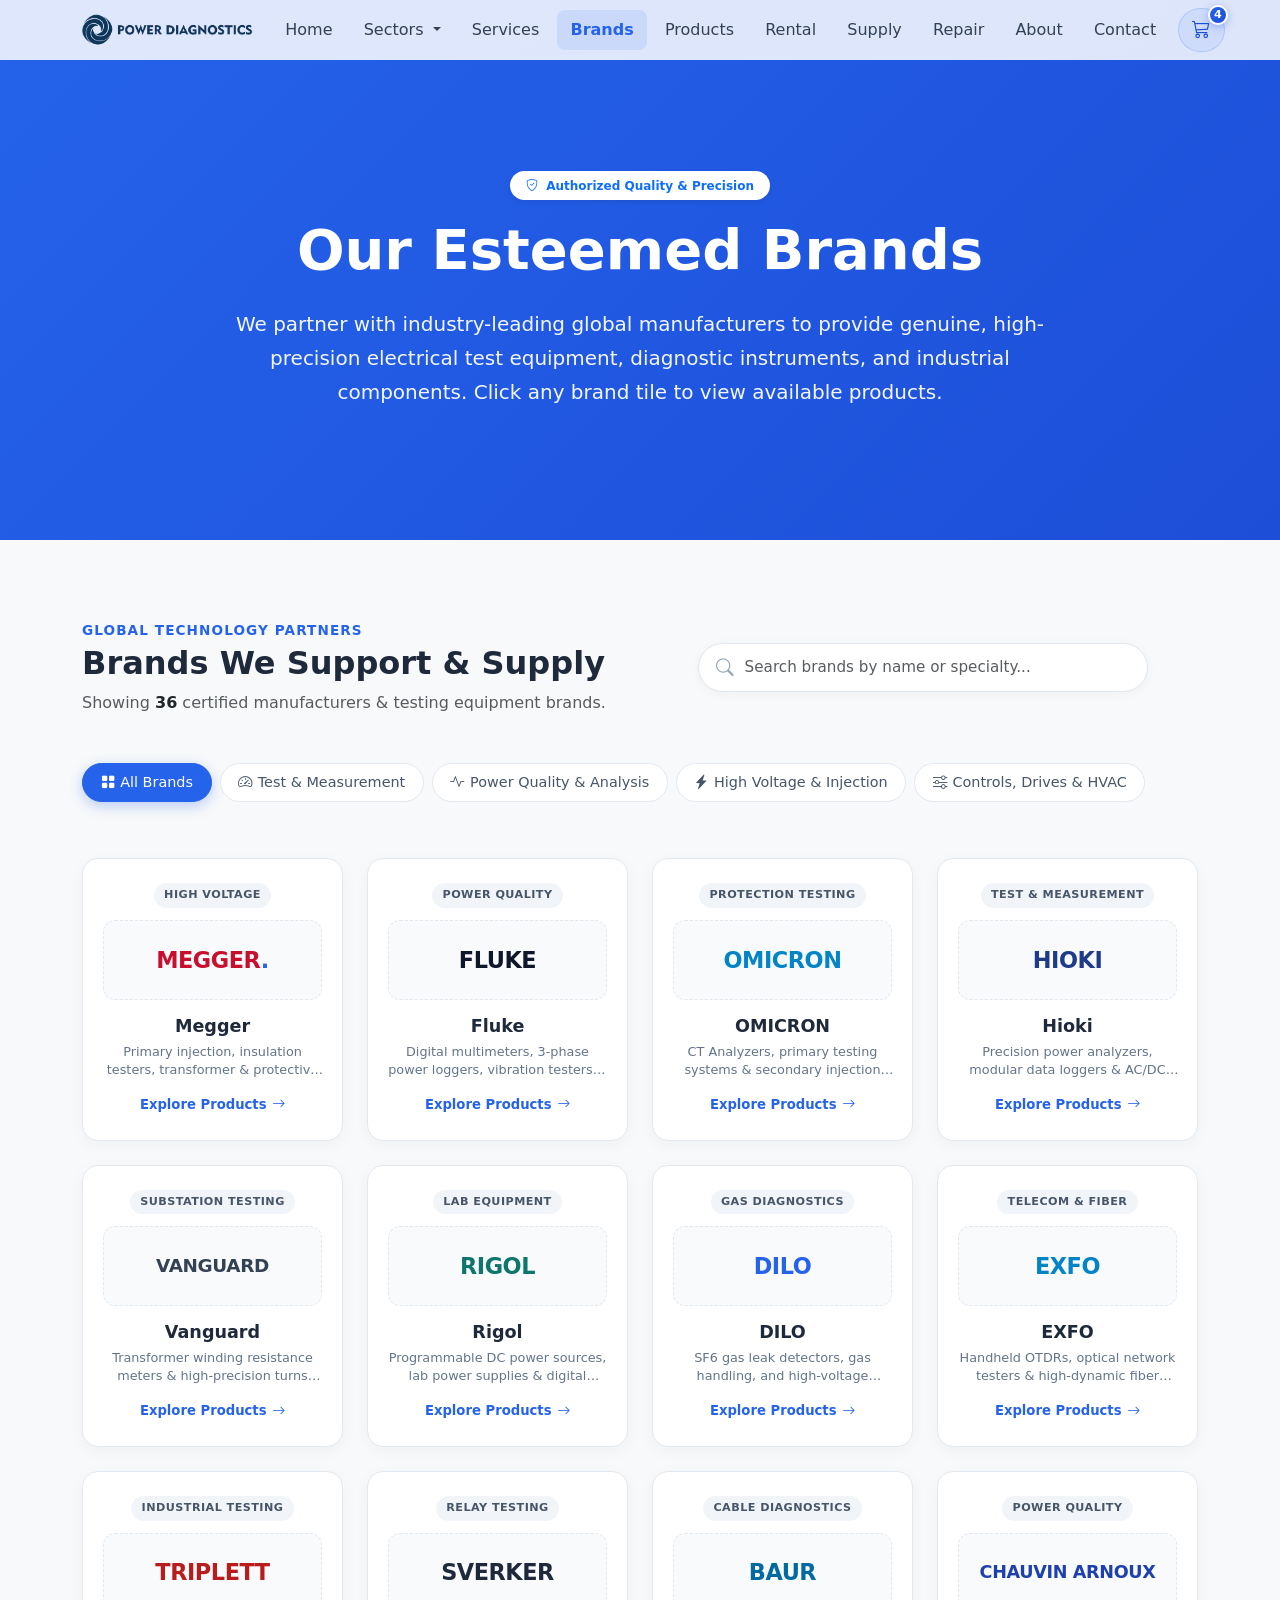
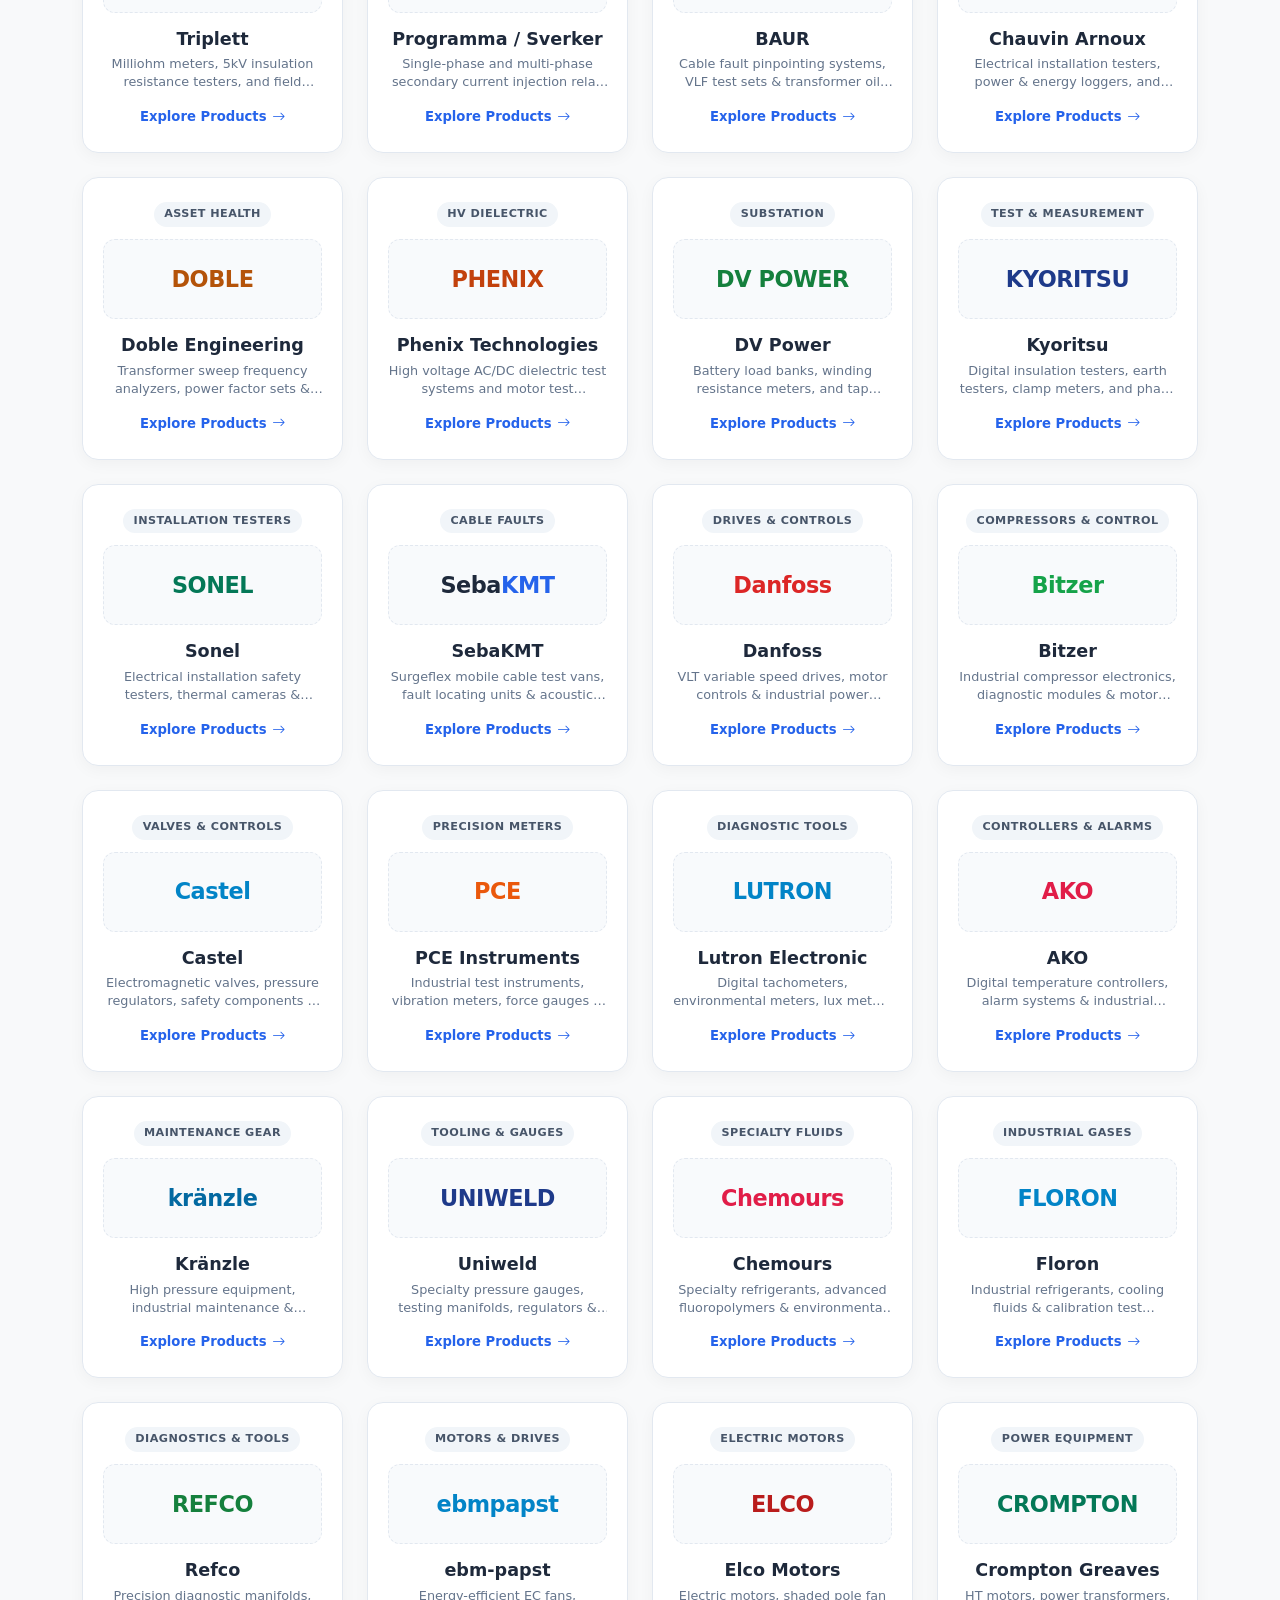
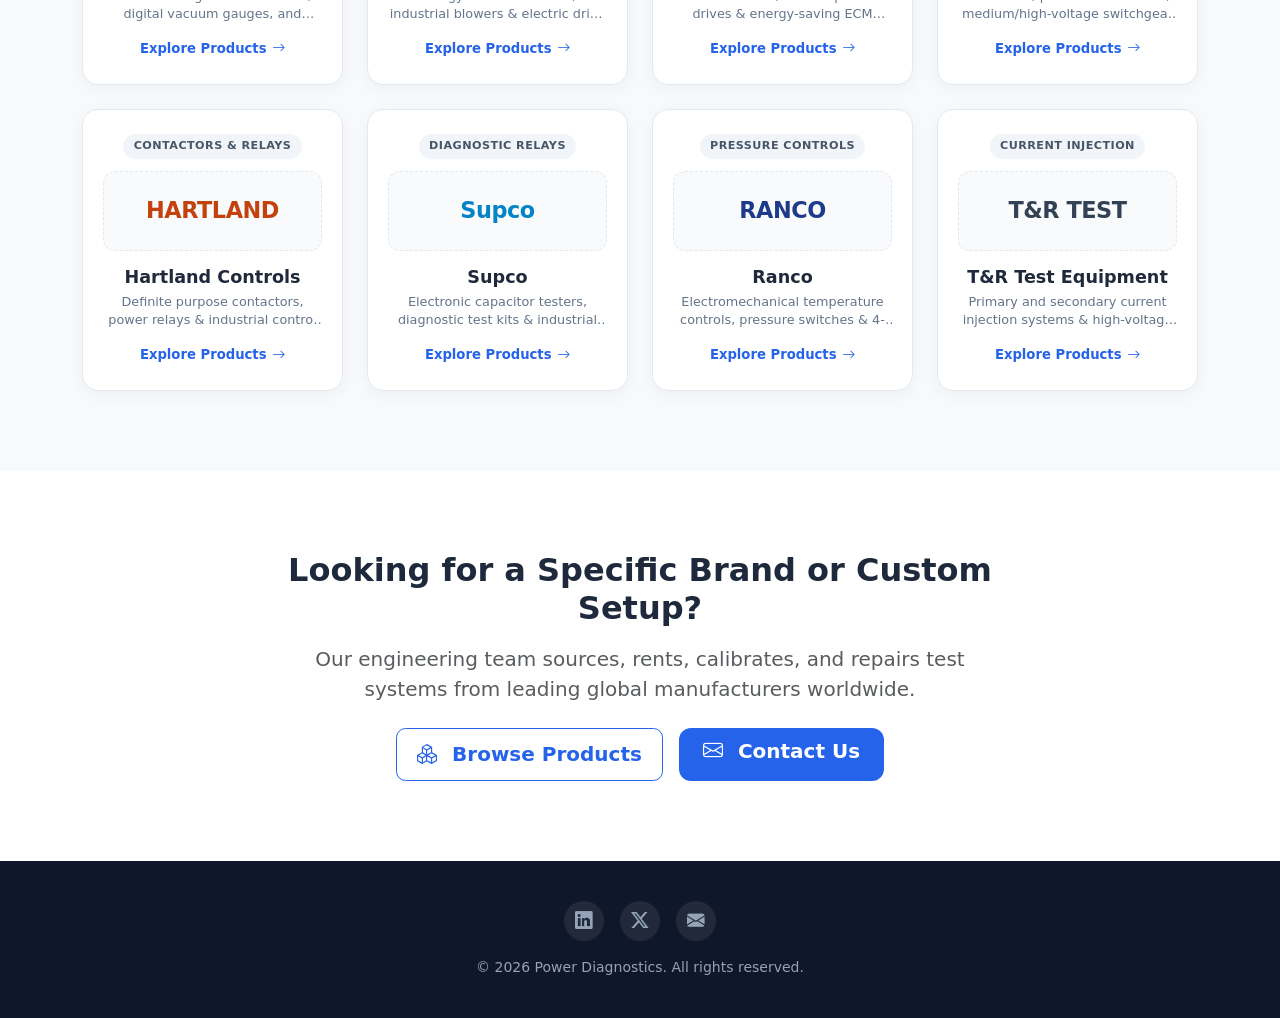
<file: brands.html>
<!DOCTYPE html>
<html lang="en">

<head>
  <meta charset="UTF-8">
  <meta name="viewport" content="width=device-width, initial-scale=1.0">
  <title>Our Brands | Power Diagnostics - Industrial Electrical Test Equipment</title>
  <meta name="description"
    content="Explore the world-class electrical test equipment and industrial diagnostic brands supported, supplied, rented, and serviced by Power Diagnostics.">

  <!-- Favicon and Icons -->
  <link rel="icon" href="favicon.ico" type="image/x-icon">
  <link rel="icon" type="image/png" sizes="32x32" href="favicon-32x32.png">
  <link rel="icon" type="image/png" sizes="16x16" href="favicon-16x16.png">
  <link rel="apple-touch-icon" sizes="180x180" href="apple-touch-icon.png">

  <!-- Bootstrap 5.3 CSS -->
  <link href="https://cdn.jsdelivr.net/npm/bootstrap@5.3.3/dist/css/bootstrap.min.css" rel="stylesheet"
    crossorigin="anonymous">

  <!-- Bootstrap Icons -->
  <link href="https://cdn.jsdelivr.net/npm/bootstrap-icons@1.11.3/font/bootstrap-icons.min.css" rel="stylesheet">

  <!-- Custom Styles -->
  <link href="styles.css" rel="stylesheet">
</head>

<body>

  <!-- ===== Navbar ===== -->
  <nav class="navbar navbar-expand-lg fixed-top" id="mainNav">
    <div class="container">
      <a class="navbar-brand fw-bold" href="index.html">
        <img src="images/common/logo.png" alt="Power Diagnostics" height="40">
      </a>
      <div class="d-flex align-items-center order-lg-last ms-2">
        <button class="nav-cart-btn" type="button" data-bs-toggle="offcanvas" data-bs-target="#cartOffcanvas" aria-controls="cartOffcanvas" title="Shopping Cart">
          <i class="bi bi-cart3"></i>
          <span class="nav-cart-badge">0</span>
        </button>
        <button class="navbar-toggler border-0 shadow-none ms-1" type="button" data-bs-toggle="collapse"
          data-bs-target="#navMenu" aria-controls="navMenu" aria-expanded="false" aria-label="Toggle navigation">
          <span class="navbar-toggler-icon"></span>
        </button>
      </div>
      <div class="collapse navbar-collapse" id="navMenu">
        <ul class="navbar-nav ms-auto gap-lg-1">
          <li class="nav-item"><a class="nav-link" href="index.html#hero">Home</a></li>
          <li class="nav-item dropdown">
            <a class="nav-link dropdown-toggle" href="#" id="sectorsDropdown" role="button" data-bs-toggle="dropdown"
              aria-expanded="false">
              Sectors
            </a>
            <div class="dropdown-menu dropdown-menu-sectors p-4" aria-labelledby="sectorsDropdown">
              <div class="row g-3">
                <div class="col-4">
                  <ul class="list-unstyled mb-0">
                    <li><a class="dropdown-item" href="index.html#sectors">Agriculture</a></li>
                    <li><a class="dropdown-item" href="index.html#sectors">Aviation</a></li>
                    <li><a class="dropdown-item" href="index.html#sectors">Contractors & Building</a></li>
                    <li><a class="dropdown-item" href="index.html#sectors">Construction</a></li>
                    <li><a class="dropdown-item" href="index.html#sectors">Data Centres</a></li>
                    <li><a class="dropdown-item" href="index.html#sectors">Education</a></li>
                    <li><a class="dropdown-item" href="index.html#sectors">Events</a></li>
                    <li><a class="dropdown-item" href="index.html#sectors">Government</a></li>
                  </ul>
                </div>
                <div class="col-4">
                  <ul class="list-unstyled mb-0">
                    <li><a class="dropdown-item" href="index.html#sectors">Healthcare</a></li>
                    <li><a class="dropdown-item" href="index.html#sectors">Hospitality</a></li>
                    <li><a class="dropdown-item" href="index.html#sectors">Logistics</a></li>
                    <li><a class="dropdown-item" href="index.html#sectors">Manufacturing</a></li>
                    <li><a class="dropdown-item" href="index.html#sectors">Mining</a></li>
                    <li><a class="dropdown-item" href="index.html#sectors">Oil and Gas</a></li>
                    <li><a class="dropdown-item" href="index.html#sectors">Petrochemical</a></li>
                    <li><a class="dropdown-item" href="index.html#sectors">Pharmaceuticals</a></li>
                  </ul>
                </div>
                <div class="col-4">
                  <ul class="list-unstyled mb-0">
                    <li><a class="dropdown-item" href="index.html#sectors">Renewable Energy</a></li>
                    <li><a class="dropdown-item" href="index.html#sectors">Retail</a></li>
                    <li><a class="dropdown-item" href="index.html#sectors">Shipping</a></li>
                    <li><a class="dropdown-item" href="index.html#sectors">Telecommunications</a></li>
                    <li><a class="dropdown-item" href="index.html#sectors">Transport</a></li>
                    <li><a class="dropdown-item" href="index.html#sectors">Utilities</a></li>
                    <li><a class="dropdown-item" href="index.html#sectors">Warehouse & Distribution</a></li>
                    <li><a class="dropdown-item" href="index.html#sectors">Water & Wastewater</a></li>
                  </ul>
                </div>
              </div>
            </div>
          </li>
          <li class="nav-item"><a class="nav-link" href="index.html#services">Services</a></li>
          <li class="nav-item"><a class="nav-link active" href="brands.html">Brands</a></li>
          <li class="nav-item"><a class="nav-link" href="products.html">Products</a></li>
          <li class="nav-item"><a class="nav-link" href="rental.html">Rental</a></li>
          <li class="nav-item"><a class="nav-link" href="supply.html">Supply</a></li>
          <li class="nav-item"><a class="nav-link" href="repair.html">Repair</a></li>
          <li class="nav-item"><a class="nav-link" href="index.html#about">About</a></li>
          <li class="nav-item"><a class="nav-link" href="index.html#contact">Contact</a></li>
        </ul>
      </div>
    </div>
  </nav>

  <!-- ===== Hero Section ===== -->
  <section class="rental-hero-section d-flex align-items-center">
    <div class="container">
      <div class="row justify-content-center">
        <div class="col-lg-10 text-center slide-in-left">
          <span class="badge bg-white text-primary px-3 py-2 rounded-pill fw-semibold mb-3 shadow-sm">
            <i class="bi bi-shield-check me-1"></i> Authorized Quality & Precision
          </span>
          <h1 class="display-4 fw-bold mb-4">Our Esteemed Brands</h1>
          <p class="lead mb-4 mx-auto" style="max-width:850px;">
            We partner with industry-leading global manufacturers to provide genuine, high-precision electrical test equipment, diagnostic instruments, and industrial components. Click any brand tile to view available products.
          </p>
        </div>
      </div>
    </div>
  </section>

  <!-- ===== Brands Section ===== -->
  <section class="section-padding bg-light" id="brands-grid-section">
    <div class="container">
      
      <!-- Section Header & Filter Controls -->
      <div class="row align-items-center mb-5 g-3">
        <div class="col-lg-6">
          <p class="text-accent fw-semibold text-uppercase mb-1" style="letter-spacing: 0.08em; font-size: 0.85rem;">
            Global Technology Partners
          </p>
          <h2 class="fw-bold mb-2">Brands We Support & Supply</h2>
          <p class="text-muted mb-0">
            Showing <span id="brandCountDisplay" class="fw-bold text-dark">36</span> certified manufacturers & testing equipment brands.
          </p>
        </div>
        <div class="col-lg-6">
          <div class="search-input-group ms-lg-auto">
            <i class="bi bi-search search-icon"></i>
            <input type="text" id="brandSearchInput" class="form-control" placeholder="Search brands by name or specialty...">
          </div>
        </div>
      </div>

      <!-- Category Filter Pills -->
      <div class="d-flex flex-wrap gap-2 justify-content-start align-items-center mb-5 pb-2">
        <button type="button" class="category-filter-btn brand-category-btn active" data-category="all">
          <i class="bi bi-grid-fill"></i> All Brands
        </button>
        <button type="button" class="category-filter-btn brand-category-btn" data-category="test-measurement">
          <i class="bi bi-speedometer2"></i> Test & Measurement
        </button>
        <button type="button" class="category-filter-btn brand-category-btn" data-category="power-quality">
          <i class="bi bi-activity"></i> Power Quality & Analysis
        </button>
        <button type="button" class="category-filter-btn brand-category-btn" data-category="high-voltage">
          <i class="bi bi-lightning-charge-fill"></i> High Voltage & Injection
        </button>
        <button type="button" class="category-filter-btn brand-category-btn" data-category="hvac-controls">
          <i class="bi bi-sliders"></i> Controls, Drives & HVAC
        </button>
      </div>

      <!-- Brand Tiles Grid -->
      <div class="row g-4" id="brandsContainer">

        <!-- Megger -->
        <div class="col-6 col-md-4 col-lg-3 brand-card-item animate-on-scroll" data-name="Megger" data-category="test-measurement high-voltage" data-specialty="Primary injection, insulation testers, transformer & relay test sets">
          <a href="products.html?brand=Megger" class="brand-card-link">
            <div class="brand-card">
              <span class="brand-category-pill">High Voltage</span>
              <div class="brand-logo-wrap">
                <div class="brand-logo-text" style="color: #c8102e;">MEGGER<span>.</span></div>
              </div>
              <div class="brand-info">
                <h5 class="brand-title">Megger</h5>
                <p class="brand-specialty">Primary injection, insulation testers, transformer & protective relay test sets.</p>
                <span class="brand-action-link">Explore Products <i class="bi bi-arrow-right"></i></span>
              </div>
            </div>
          </a>
        </div>

        <!-- Fluke -->
        <div class="col-6 col-md-4 col-lg-3 brand-card-item animate-on-scroll" data-name="Fluke" data-category="test-measurement power-quality" data-specialty="Digital multimeters, power quality analyzers, vibration testers, thermal imagers">
          <a href="products.html?brand=Fluke" class="brand-card-link">
            <div class="brand-card">
              <span class="brand-category-pill">Power Quality</span>
              <div class="brand-logo-wrap">
                <div class="brand-logo-text" style="color: #d97706;"><span style="color: #0f172a;">FLUKE</span></div>
              </div>
              <div class="brand-info">
                <h5 class="brand-title">Fluke</h5>
                <p class="brand-specialty">Digital multimeters, 3-phase power loggers, vibration testers & thermal cameras.</p>
                <span class="brand-action-link">Explore Products <i class="bi bi-arrow-right"></i></span>
              </div>
            </div>
          </a>
        </div>

        <!-- OMICRON -->
        <div class="col-6 col-md-4 col-lg-3 brand-card-item animate-on-scroll" data-name="OMICRON" data-category="high-voltage test-measurement" data-specialty="CT analyzers, primary test sets, secondary injection, protection diagnostics">
          <a href="products.html?brand=OMICRON" class="brand-card-link">
            <div class="brand-card">
              <span class="brand-category-pill">Protection Testing</span>
              <div class="brand-logo-wrap">
                <div class="brand-logo-text" style="color: #0284c7;">OMICRON</div>
              </div>
              <div class="brand-info">
                <h5 class="brand-title">OMICRON</h5>
                <p class="brand-specialty">CT Analyzers, primary testing systems & secondary injection test sets.</p>
                <span class="brand-action-link">Explore Products <i class="bi bi-arrow-right"></i></span>
              </div>
            </div>
          </a>
        </div>

        <!-- Hioki -->
        <div class="col-6 col-md-4 col-lg-3 brand-card-item animate-on-scroll" data-name="Hioki" data-category="test-measurement power-quality" data-specialty="Power analyzers, high-speed data loggers, clamp meters & battery testers">
          <a href="products.html?brand=Hioki" class="brand-card-link">
            <div class="brand-card">
              <span class="brand-category-pill">Test & Measurement</span>
              <div class="brand-logo-wrap">
                <div class="brand-logo-text" style="color: #1e3a8a;">HIOKI</div>
              </div>
              <div class="brand-info">
                <h5 class="brand-title">Hioki</h5>
                <p class="brand-specialty">Precision power analyzers, modular data loggers & AC/DC clamp meters.</p>
                <span class="brand-action-link">Explore Products <i class="bi bi-arrow-right"></i></span>
              </div>
            </div>
          </a>
        </div>

        <!-- Vanguard Instruments -->
        <div class="col-6 col-md-4 col-lg-3 brand-card-item animate-on-scroll" data-name="Vanguard Instruments" data-category="high-voltage test-measurement" data-specialty="Transformer winding resistance meters, turns ratio testers & circuit breaker analyzers">
          <a href="products.html?brand=Vanguard" class="brand-card-link">
            <div class="brand-card">
              <span class="brand-category-pill">Substation Testing</span>
              <div class="brand-logo-wrap">
                <div class="brand-logo-text" style="font-size: 1.15rem; color: #334155;">VANGUARD</div>
              </div>
              <div class="brand-info">
                <h5 class="brand-title">Vanguard</h5>
                <p class="brand-specialty">Transformer winding resistance meters & high-precision turns ratio testers.</p>
                <span class="brand-action-link">Explore Products <i class="bi bi-arrow-right"></i></span>
              </div>
            </div>
          </a>
        </div>

        <!-- Rigol -->
        <div class="col-6 col-md-4 col-lg-3 brand-card-item animate-on-scroll" data-name="Rigol" data-category="test-measurement" data-specialty="Programmable DC power supplies, oscilloscopes, waveform generators">
          <a href="products.html?brand=Rigol" class="brand-card-link">
            <div class="brand-card">
              <span class="brand-category-pill">Lab Equipment</span>
              <div class="brand-logo-wrap">
                <div class="brand-logo-text" style="color: #0f766e;">RIGOL</div>
              </div>
              <div class="brand-info">
                <h5 class="brand-title">Rigol</h5>
                <p class="brand-specialty">Programmable DC power sources, lab power supplies & digital oscilloscopes.</p>
                <span class="brand-action-link">Explore Products <i class="bi bi-arrow-right"></i></span>
              </div>
            </div>
          </a>
        </div>

        <!-- DILO -->
        <div class="col-6 col-md-4 col-lg-3 brand-card-item animate-on-scroll" data-name="DILO" data-category="high-voltage test-measurement" data-specialty="SF6 gas leak detectors, gas service equipment & switchgear maintenance">
          <a href="products.html?brand=DILO" class="brand-card-link">
            <div class="brand-card">
              <span class="brand-category-pill">Gas Diagnostics</span>
              <div class="brand-logo-wrap">
                <div class="brand-logo-text" style="color: #2563eb;">DILO</div>
              </div>
              <div class="brand-info">
                <h5 class="brand-title">DILO</h5>
                <p class="brand-specialty">SF6 gas leak detectors, gas handling, and high-voltage switchgear maintenance tools.</p>
                <span class="brand-action-link">Explore Products <i class="bi bi-arrow-right"></i></span>
              </div>
            </div>
          </a>
        </div>

        <!-- EXFO -->
        <div class="col-6 col-md-4 col-lg-3 brand-card-item animate-on-scroll" data-name="EXFO" data-category="test-measurement" data-specialty="Fiber optic OTDRs, optical spectrum analyzers, telecom diagnostic equipment">
          <a href="products.html?brand=EXFO" class="brand-card-link">
            <div class="brand-card">
              <span class="brand-category-pill">Telecom & Fiber</span>
              <div class="brand-logo-wrap">
                <div class="brand-logo-text" style="color: #0284c7;">EXFO</div>
              </div>
              <div class="brand-info">
                <h5 class="brand-title">EXFO</h5>
                <p class="brand-specialty">Handheld OTDRs, optical network testers & high-dynamic fiber analyzers.</p>
                <span class="brand-action-link">Explore Products <i class="bi bi-arrow-right"></i></span>
              </div>
            </div>
          </a>
        </div>

        <!-- Triplett -->
        <div class="col-6 col-md-4 col-lg-3 brand-card-item animate-on-scroll" data-name="Triplett" data-category="test-measurement high-voltage" data-specialty="Battery powered milliohm meters, high voltage insulation testers, safety meters">
          <a href="products.html?brand=Triplett" class="brand-card-link">
            <div class="brand-card">
              <span class="brand-category-pill">Industrial Testing</span>
              <div class="brand-logo-wrap">
                <div class="brand-logo-text" style="color: #b91c1c;">TRIPLETT</div>
              </div>
              <div class="brand-info">
                <h5 class="brand-title">Triplett</h5>
                <p class="brand-specialty">Milliohm meters, 5kV insulation resistance testers, and field diagnostic meters.</p>
                <span class="brand-action-link">Explore Products <i class="bi bi-arrow-right"></i></span>
              </div>
            </div>
          </a>
        </div>

        <!-- Programma / Sverker -->
        <div class="col-6 col-md-4 col-lg-3 brand-card-item animate-on-scroll" data-name="Programma Sverker" data-category="high-voltage test-measurement" data-specialty="Secondary current injection test sets, relay protection testers">
          <a href="products.html?brand=Programma" class="brand-card-link">
            <div class="brand-card">
              <span class="brand-category-pill">Relay Testing</span>
              <div class="brand-logo-wrap">
                <div class="brand-logo-text" style="color: #1e293b;">SVERKER</div>
              </div>
              <div class="brand-info">
                <h5 class="brand-title">Programma / Sverker</h5>
                <p class="brand-specialty">Single-phase and multi-phase secondary current injection relay test systems.</p>
                <span class="brand-action-link">Explore Products <i class="bi bi-arrow-right"></i></span>
              </div>
            </div>
          </a>
        </div>

        <!-- BAUR -->
        <div class="col-6 col-md-4 col-lg-3 brand-card-item animate-on-scroll" data-name="BAUR" data-category="high-voltage test-measurement" data-specialty="Cable fault location, VLF testing, dissipation factor & insulation oil testers">
          <a href="products.html?brand=BAUR" class="brand-card-link">
            <div class="brand-card">
              <span class="brand-category-pill">Cable Diagnostics</span>
              <div class="brand-logo-wrap">
                <div class="brand-logo-text" style="color: #0369a1;">BAUR</div>
              </div>
              <div class="brand-info">
                <h5 class="brand-title">BAUR</h5>
                <p class="brand-specialty">Cable fault pinpointing systems, VLF test sets & transformer oil breakdown testers.</p>
                <span class="brand-action-link">Explore Products <i class="bi bi-arrow-right"></i></span>
              </div>
            </div>
          </a>
        </div>

        <!-- Chauvin Arnoux -->
        <div class="col-6 col-md-4 col-lg-3 brand-card-item animate-on-scroll" data-name="Chauvin Arnoux" data-category="test-measurement power-quality" data-specialty="Energy loggers, earth resistance testers, micro-ohmmeters & multimeters">
          <a href="products.html?brand=Chauvin%20Arnoux" class="brand-card-link">
            <div class="brand-card">
              <span class="brand-category-pill">Power Quality</span>
              <div class="brand-logo-wrap">
                <div class="brand-logo-text" style="font-size: 1.1rem; color: #1e40af;">CHAUVIN ARNOUX</div>
              </div>
              <div class="brand-info">
                <h5 class="brand-title">Chauvin Arnoux</h5>
                <p class="brand-specialty">Electrical installation testers, power & energy loggers, and ground testers.</p>
                <span class="brand-action-link">Explore Products <i class="bi bi-arrow-right"></i></span>
              </div>
            </div>
          </a>
        </div>

        <!-- Doble Engineering -->
        <div class="col-6 col-md-4 col-lg-3 brand-card-item animate-on-scroll" data-name="Doble Engineering" data-category="high-voltage test-measurement" data-specialty="SFRA testing, circuit breaker analyzers, protection relay testing, asset management">
          <a href="products.html?brand=Doble" class="brand-card-link">
            <div class="brand-card">
              <span class="brand-category-pill">Asset Health</span>
              <div class="brand-logo-wrap">
                <div class="brand-logo-text" style="color: #b45309;">DOBLE</div>
              </div>
              <div class="brand-info">
                <h5 class="brand-title">Doble Engineering</h5>
                <p class="brand-specialty">Transformer sweep frequency analyzers, power factor sets & substation testers.</p>
                <span class="brand-action-link">Explore Products <i class="bi bi-arrow-right"></i></span>
              </div>
            </div>
          </a>
        </div>

        <!-- Phenix Technologies -->
        <div class="col-6 col-md-4 col-lg-3 brand-card-item animate-on-scroll" data-name="Phenix Technologies" data-category="high-voltage" data-specialty="High-voltage AC/DC test sets, resonant systems, motor test benches">
          <a href="products.html?brand=Phenix" class="brand-card-link">
            <div class="brand-card">
              <span class="brand-category-pill">HV Dielectric</span>
              <div class="brand-logo-wrap">
                <div class="brand-logo-text" style="color: #c2410c;">PHENIX</div>
              </div>
              <div class="brand-info">
                <h5 class="brand-title">Phenix Technologies</h5>
                <p class="brand-specialty">High voltage AC/DC dielectric test systems and motor test equipment.</p>
                <span class="brand-action-link">Explore Products <i class="bi bi-arrow-right"></i></span>
              </div>
            </div>
          </a>
        </div>

        <!-- DV Power -->
        <div class="col-6 col-md-4 col-lg-3 brand-card-item animate-on-scroll" data-name="DV Power" data-category="high-voltage test-measurement" data-specialty="Battery capacity testers, micro-ohmmeters, tap changer analyzers">
          <a href="products.html?brand=DV%20Power" class="brand-card-link">
            <div class="brand-card">
              <span class="brand-category-pill">Substation</span>
              <div class="brand-logo-wrap">
                <div class="brand-logo-text" style="color: #15803d;">DV POWER</div>
              </div>
              <div class="brand-info">
                <h5 class="brand-title">DV Power</h5>
                <p class="brand-specialty">Battery load banks, winding resistance meters, and tap changer analyzers.</p>
                <span class="brand-action-link">Explore Products <i class="bi bi-arrow-right"></i></span>
              </div>
            </div>
          </a>
        </div>

        <!-- Kyoritsu -->
        <div class="col-6 col-md-4 col-lg-3 brand-card-item animate-on-scroll" data-name="Kyoritsu" data-category="test-measurement power-quality" data-specialty="Insulation testers, clamp meters, phase indicators, multifuncion testers">
          <a href="products.html?brand=Kyoritsu" class="brand-card-link">
            <div class="brand-card">
              <span class="brand-category-pill">Test & Measurement</span>
              <div class="brand-logo-wrap">
                <div class="brand-logo-text" style="color: #1e3a8a;">KYORITSU</div>
              </div>
              <div class="brand-info">
                <h5 class="brand-title">Kyoritsu</h5>
                <p class="brand-specialty">Digital insulation testers, earth testers, clamp meters, and phase indicators.</p>
                <span class="brand-action-link">Explore Products <i class="bi bi-arrow-right"></i></span>
              </div>
            </div>
          </a>
        </div>

        <!-- Sonel -->
        <div class="col-6 col-md-4 col-lg-3 brand-card-item animate-on-scroll" data-name="Sonel" data-category="test-measurement power-quality" data-specialty="Multifunction electrical installation meters, thermal imaging, corona cameras">
          <a href="products.html?brand=Sonel" class="brand-card-link">
            <div class="brand-card">
              <span class="brand-category-pill">Installation Testers</span>
              <div class="brand-logo-wrap">
                <div class="brand-logo-text" style="color: #047857;">SONEL</div>
              </div>
              <div class="brand-info">
                <h5 class="brand-title">Sonel</h5>
                <p class="brand-specialty">Electrical installation safety testers, thermal cameras & micro-ohmmeters.</p>
                <span class="brand-action-link">Explore Products <i class="bi bi-arrow-right"></i></span>
              </div>
            </div>
          </a>
        </div>

        <!-- SebaKMT -->
        <div class="col-6 col-md-4 col-lg-3 brand-card-item animate-on-scroll" data-name="SebaKMT" data-category="high-voltage" data-specialty="Surgeflex cable fault location systems, sheath testing, acoustic pinpointing">
          <a href="products.html?brand=SebaKMT" class="brand-card-link">
            <div class="brand-card">
              <span class="brand-category-pill">Cable Faults</span>
              <div class="brand-logo-wrap">
                <div class="brand-logo-text" style="color: #1e293b;">Seba<span style="color:#2563eb;">KMT</span></div>
              </div>
              <div class="brand-info">
                <h5 class="brand-title">SebaKMT</h5>
                <p class="brand-specialty">Surgeflex mobile cable test vans, fault locating units & acoustic pinpointing.</p>
                <span class="brand-action-link">Explore Products <i class="bi bi-arrow-right"></i></span>
              </div>
            </div>
          </a>
        </div>

        <!-- Danfoss -->
        <div class="col-6 col-md-4 col-lg-3 brand-card-item animate-on-scroll" data-name="Danfoss" data-category="hvac-controls" data-specialty="VLT frequency drives, power electronics, industrial automation, control valves">
          <a href="products.html?brand=Danfoss" class="brand-card-link">
            <div class="brand-card">
              <span class="brand-category-pill">Drives & Controls</span>
              <div class="brand-logo-wrap">
                <div class="brand-logo-text" style="color: #dc2626;">Danfoss</div>
              </div>
              <div class="brand-info">
                <h5 class="brand-title">Danfoss</h5>
                <p class="brand-specialty">VLT variable speed drives, motor controls & industrial power electronics.</p>
                <span class="brand-action-link">Explore Products <i class="bi bi-arrow-right"></i></span>
              </div>
            </div>
          </a>
        </div>

        <!-- Bitzer -->
        <div class="col-6 col-md-4 col-lg-3 brand-card-item animate-on-scroll" data-name="Bitzer" data-category="hvac-controls" data-specialty="Industrial compressors, electronic control modules, frequency inverters">
          <a href="products.html?brand=Bitzer" class="brand-card-link">
            <div class="brand-card">
              <span class="brand-category-pill">Compressors & Control</span>
              <div class="brand-logo-wrap">
                <div class="brand-logo-text" style="color: #16a34a;">Bitzer</div>
              </div>
              <div class="brand-info">
                <h5 class="brand-title">Bitzer</h5>
                <p class="brand-specialty">Industrial compressor electronics, diagnostic modules & motor protection devices.</p>
                <span class="brand-action-link">Explore Products <i class="bi bi-arrow-right"></i></span>
              </div>
            </div>
          </a>
        </div>

        <!-- Castel -->
        <div class="col-6 col-md-4 col-lg-3 brand-card-item animate-on-scroll" data-name="Castel" data-category="hvac-controls" data-specialty="Solenoid valves, safety valves, pressure regulators, control devices">
          <a href="products.html?brand=Castel" class="brand-card-link">
            <div class="brand-card">
              <span class="brand-category-pill">Valves & Controls</span>
              <div class="brand-logo-wrap">
                <div class="brand-logo-text" style="color: #0284c7;">Castel</div>
              </div>
              <div class="brand-info">
                <h5 class="brand-title">Castel</h5>
                <p class="brand-specialty">Electromagnetic valves, pressure regulators, safety components & sensors.</p>
                <span class="brand-action-link">Explore Products <i class="bi bi-arrow-right"></i></span>
              </div>
            </div>
          </a>
        </div>

        <!-- PCE Instruments -->
        <div class="col-6 col-md-4 col-lg-3 brand-card-item animate-on-scroll" data-name="PCE Instruments" data-category="test-measurement" data-specialty="Precision measurement devices, environmental meters, force gauges">
          <a href="products.html?brand=PCE" class="brand-card-link">
            <div class="brand-card">
              <span class="brand-category-pill">Precision Meters</span>
              <div class="brand-logo-wrap">
                <div class="brand-logo-text" style="color: #ea580c;">PCE</div>
              </div>
              <div class="brand-info">
                <h5 class="brand-title">PCE Instruments</h5>
                <p class="brand-specialty">Industrial test instruments, vibration meters, force gauges & data recorders.</p>
                <span class="brand-action-link">Explore Products <i class="bi bi-arrow-right"></i></span>
              </div>
            </div>
          </a>
        </div>

        <!-- Lutron Electronic -->
        <div class="col-6 col-md-4 col-lg-3 brand-card-item animate-on-scroll" data-name="Lutron Electronic" data-category="test-measurement" data-specialty="Environmental testing instruments, digital sound meters, tachometers">
          <a href="products.html?brand=Lutron" class="brand-card-link">
            <div class="brand-card">
              <span class="brand-category-pill">Diagnostic Tools</span>
              <div class="brand-logo-wrap">
                <div class="brand-logo-text" style="color: #0284c7;">LUTRON</div>
              </div>
              <div class="brand-info">
                <h5 class="brand-title">Lutron Electronic</h5>
                <p class="brand-specialty">Digital tachometers, environmental meters, lux meters & electrical testers.</p>
                <span class="brand-action-link">Explore Products <i class="bi bi-arrow-right"></i></span>
              </div>
            </div>
          </a>
        </div>

        <!-- AKO -->
        <div class="col-6 col-md-4 col-lg-3 brand-card-item animate-on-scroll" data-name="AKO" data-category="hvac-controls" data-specialty="Temperature controllers, data loggers, gas alarms & monitoring modules">
          <a href="products.html?brand=AKO" class="brand-card-link">
            <div class="brand-card">
              <span class="brand-category-pill">Controllers & Alarms</span>
              <div class="brand-logo-wrap">
                <div class="brand-logo-text" style="color: #e11d48;">AKO</div>
              </div>
              <div class="brand-info">
                <h5 class="brand-title">AKO</h5>
                <p class="brand-specialty">Digital temperature controllers, alarm systems & industrial monitoring modules.</p>
                <span class="brand-action-link">Explore Products <i class="bi bi-arrow-right"></i></span>
              </div>
            </div>
          </a>
        </div>

        <!-- Kränzle -->
        <div class="col-6 col-md-4 col-lg-3 brand-card-item animate-on-scroll" data-name="Kränzle" data-category="hvac-controls" data-specialty="High-pressure industrial systems, facility cleaning & maintenance gear">
          <a href="products.html?brand=Kranzle" class="brand-card-link">
            <div class="brand-card">
              <span class="brand-category-pill">Maintenance Gear</span>
              <div class="brand-logo-wrap">
                <div class="brand-logo-text" style="color: #0369a1;">kränzle</div>
              </div>
              <div class="brand-info">
                <h5 class="brand-title">Kränzle</h5>
                <p class="brand-specialty">High pressure equipment, industrial maintenance & component cleaning systems.</p>
                <span class="brand-action-link">Explore Products <i class="bi bi-arrow-right"></i></span>
              </div>
            </div>
          </a>
        </div>

        <!-- Uniweld -->
        <div class="col-6 col-md-4 col-lg-3 brand-card-item animate-on-scroll" data-name="Uniweld" data-category="hvac-controls" data-specialty="HVAC manifolds, vacuum gauges, pressure regulators, specialized tooling">
          <a href="products.html?brand=Uniweld" class="brand-card-link">
            <div class="brand-card">
              <span class="brand-category-pill">Tooling & Gauges</span>
              <div class="brand-logo-wrap">
                <div class="brand-logo-text" style="color: #1e3a8a;">UNIWELD</div>
              </div>
              <div class="brand-info">
                <h5 class="brand-title">Uniweld</h5>
                <p class="brand-specialty">Specialty pressure gauges, testing manifolds, regulators & industrial tools.</p>
                <span class="brand-action-link">Explore Products <i class="bi bi-arrow-right"></i></span>
              </div>
            </div>
          </a>
        </div>

        <!-- Chemours -->
        <div class="col-6 col-md-4 col-lg-3 brand-card-item animate-on-scroll" data-name="Chemours" data-category="hvac-controls" data-specialty="Specialty refrigerants, dielectric fluids, fluoroproducts & industrial chemicals">
          <a href="products.html?brand=Chemours" class="brand-card-link">
            <div class="brand-card">
              <span class="brand-category-pill">Specialty Fluids</span>
              <div class="brand-logo-wrap">
                <div class="brand-logo-text" style="color: #e11d48;">Chemours</div>
              </div>
              <div class="brand-info">
                <h5 class="brand-title">Chemours</h5>
                <p class="brand-specialty">Specialty refrigerants, advanced fluoropolymers & environmental cooling fluids.</p>
                <span class="brand-action-link">Explore Products <i class="bi bi-arrow-right"></i></span>
              </div>
            </div>
          </a>
        </div>

        <!-- Floron -->
        <div class="col-6 col-md-4 col-lg-3 brand-card-item animate-on-scroll" data-name="Floron" data-category="hvac-controls" data-specialty="Eco-friendly refrigerants, industrial gases, testing consumables">
          <a href="products.html?brand=Floron" class="brand-card-link">
            <div class="brand-card">
              <span class="brand-category-pill">Industrial Gases</span>
              <div class="brand-logo-wrap">
                <div class="brand-logo-text" style="color: #0284c7;">FLORON</div>
              </div>
              <div class="brand-info">
                <h5 class="brand-title">Floron</h5>
                <p class="brand-specialty">Industrial refrigerants, cooling fluids & calibration test consumables.</p>
                <span class="brand-action-link">Explore Products <i class="bi bi-arrow-right"></i></span>
              </div>
            </div>
          </a>
        </div>

        <!-- Refco -->
        <div class="col-6 col-md-4 col-lg-3 brand-card-item animate-on-scroll" data-name="Refco" data-category="test-measurement hvac-controls" data-specialty="Diagnostic manifolds, electronic vacuum gauges, charging scales & test sets">
          <a href="products.html?brand=Refco" class="brand-card-link">
            <div class="brand-card">
              <span class="brand-category-pill">Diagnostics & Tools</span>
              <div class="brand-logo-wrap">
                <div class="brand-logo-text" style="color: #15803d;">REFCO</div>
              </div>
              <div class="brand-info">
                <h5 class="brand-title">Refco</h5>
                <p class="brand-specialty">Precision diagnostic manifolds, digital vacuum gauges, and electronic test sets.</p>
                <span class="brand-action-link">Explore Products <i class="bi bi-arrow-right"></i></span>
              </div>
            </div>
          </a>
        </div>

        <!-- ebm-papst -->
        <div class="col-6 col-md-4 col-lg-3 brand-card-item animate-on-scroll" data-name="ebm-papst" data-category="hvac-controls" data-specialty="Engineered EC fans, industrial ventilation, drive and motor solutions">
          <a href="products.html?brand=ebmpapst" class="brand-card-link">
            <div class="brand-card">
              <span class="brand-category-pill">Motors & Drives</span>
              <div class="brand-logo-wrap">
                <div class="brand-logo-text" style="color: #0284c7;">ebmpapst</div>
              </div>
              <div class="brand-info">
                <h5 class="brand-title">ebm-papst</h5>
                <p class="brand-specialty">Energy-efficient EC fans, industrial blowers & electric drive assemblies.</p>
                <span class="brand-action-link">Explore Products <i class="bi bi-arrow-right"></i></span>
              </div>
            </div>
          </a>
        </div>

        <!-- Elco Motors -->
        <div class="col-6 col-md-4 col-lg-3 brand-card-item animate-on-scroll" data-name="Elco Motors" data-category="hvac-controls" data-specialty="Shaded pole motors, ECM fan motors, industrial fan assemblies">
          <a href="products.html?brand=Elco" class="brand-card-link">
            <div class="brand-card">
              <span class="brand-category-pill">Electric Motors</span>
              <div class="brand-logo-wrap">
                <div class="brand-logo-text" style="color: #b91c1c;">ELCO</div>
              </div>
              <div class="brand-info">
                <h5 class="brand-title">Elco Motors</h5>
                <p class="brand-specialty">Electric motors, shaded pole fan drives & energy-saving ECM assemblies.</p>
                <span class="brand-action-link">Explore Products <i class="bi bi-arrow-right"></i></span>
              </div>
            </div>
          </a>
        </div>

        <!-- Crompton Greaves -->
        <div class="col-6 col-md-4 col-lg-3 brand-card-item animate-on-scroll" data-name="Crompton Greaves" data-category="high-voltage hvac-controls" data-specialty="HT motors, power transformers, switchgear and substation solutions">
          <a href="products.html?brand=Crompton" class="brand-card-link">
            <div class="brand-card">
              <span class="brand-category-pill">Power Equipment</span>
              <div class="brand-logo-wrap">
                <div class="brand-logo-text" style="color: #047857;">CROMPTON</div>
              </div>
              <div class="brand-info">
                <h5 class="brand-title">Crompton Greaves</h5>
                <p class="brand-specialty">HT motors, power transformers, medium/high-voltage switchgear equipment.</p>
                <span class="brand-action-link">Explore Products <i class="bi bi-arrow-right"></i></span>
              </div>
            </div>
          </a>
        </div>

        <!-- Hartland Controls -->
        <div class="col-6 col-md-4 col-lg-3 brand-card-item animate-on-scroll" data-name="Hartland Controls" data-category="hvac-controls" data-specialty="Definite purpose contactors, industrial relays, control transformers">
          <a href="products.html?brand=Hartland" class="brand-card-link">
            <div class="brand-card">
              <span class="brand-category-pill">Contactors & Relays</span>
              <div class="brand-logo-wrap">
                <div class="brand-logo-text" style="color: #c2410c;">HARTLAND</div>
              </div>
              <div class="brand-info">
                <h5 class="brand-title">Hartland Controls</h5>
                <p class="brand-specialty">Definite purpose contactors, power relays & industrial control transformers.</p>
                <span class="brand-action-link">Explore Products <i class="bi bi-arrow-right"></i></span>
              </div>
            </div>
          </a>
        </div>

        <!-- Supco -->
        <div class="col-6 col-md-4 col-lg-3 brand-card-item animate-on-scroll" data-name="Supco" data-category="test-measurement hvac-controls" data-specialty="Capacitor testers, diagnostic sensors, HVAC controls & test kits">
          <a href="products.html?brand=Supco" class="brand-card-link">
            <div class="brand-card">
              <span class="brand-category-pill">Diagnostic Relays</span>
              <div class="brand-logo-wrap">
                <div class="brand-logo-text" style="color: #0284c7;">Supco</div>
              </div>
              <div class="brand-info">
                <h5 class="brand-title">Supco</h5>
                <p class="brand-specialty">Electronic capacitor testers, diagnostic test kits & industrial control relays.</p>
                <span class="brand-action-link">Explore Products <i class="bi bi-arrow-right"></i></span>
              </div>
            </div>
          </a>
        </div>

        <!-- Ranco -->
        <div class="col-6 col-md-4 col-lg-3 brand-card-item animate-on-scroll" data-name="Ranco" data-category="hvac-controls" data-specialty="Electromechanical temperature and pressure controls, reversing valves">
          <a href="products.html?brand=Ranco" class="brand-card-link">
            <div class="brand-card">
              <span class="brand-category-pill">Pressure Controls</span>
              <div class="brand-logo-wrap">
                <div class="brand-logo-text" style="color: #1e3a8a;">RANCO</div>
              </div>
              <div class="brand-info">
                <h5 class="brand-title">Ranco</h5>
                <p class="brand-specialty">Electromechanical temperature controls, pressure switches & 4-way reversing valves.</p>
                <span class="brand-action-link">Explore Products <i class="bi bi-arrow-right"></i></span>
              </div>
            </div>
          </a>
        </div>

        <!-- T&R Test Equipment -->
        <div class="col-6 col-md-4 col-lg-3 brand-card-item animate-on-scroll" data-name="T&R Test Equipment" data-category="high-voltage test-measurement" data-specialty="High current injection, relay test systems, micro-ohmmeters">
          <a href="products.html?brand=TR" class="brand-card-link">
            <div class="brand-card">
              <span class="brand-category-pill">Current Injection</span>
              <div class="brand-logo-wrap">
                <div class="brand-logo-text" style="color: #334155;">T&R TEST</div>
              </div>
              <div class="brand-info">
                <h5 class="brand-title">T&R Test Equipment</h5>
                <p class="brand-specialty">Primary and secondary current injection systems & high-voltage test units.</p>
                <span class="brand-action-link">Explore Products <i class="bi bi-arrow-right"></i></span>
              </div>
            </div>
          </a>
        </div>

      </div>

      <!-- No Brands Found Notification -->
      <div id="noBrandsFound" class="text-center py-5 d-none">
        <i class="bi bi-search text-muted mb-3" style="font-size: 3rem;"></i>
        <h4 class="fw-bold">No Matching Brands Found</h4>
        <p class="text-muted mb-4">We might still carry or service equipment for your requested brand.</p>
        <a href="index.html#contact" class="btn btn-accent px-4">Inquire With Us</a>
      </div>

    </div>
  </section>

  <!-- ===== CTA Section ===== -->
  <section class="section-padding bg-white">
    <div class="container">
      <div class="row justify-content-center">
        <div class="col-lg-8 text-center animate-on-scroll">
          <h2 class="fw-bold mb-3">Looking for a Specific Brand or Custom Setup?</h2>
          <p class="lead text-muted mb-4">
            Our engineering team sources, rents, calibrates, and repairs test systems from leading global manufacturers worldwide.
          </p>
          <div class="d-flex flex-wrap gap-3 justify-content-center">
            <a href="products.html" class="btn btn-outline-primary btn-lg px-4">
              <i class="bi bi-boxes me-2"></i> Browse Products
            </a>
            <a href="index.html#contact" class="btn btn-accent btn-lg px-4">
              <i class="bi bi-envelope me-2"></i> Contact Us
            </a>
          </div>
        </div>
      </div>
    </div>
  </section>

  <!-- ===== Offcanvas Shopping Cart Drawer ===== -->
  <div class="offcanvas offcanvas-end offcanvas-cart" tabindex="-1" id="cartOffcanvas" aria-labelledby="cartOffcanvasLabel">
    <div class="offcanvas-header">
      <h5 class="offcanvas-title" id="cartOffcanvasLabel"><i class="bi bi-cart3"></i> Shopping Cart</h5>
      <button type="button" class="btn-close text-reset shadow-none" data-bs-dismiss="offcanvas" aria-label="Close"></button>
    </div>
    <div class="offcanvas-body p-3 p-md-4 d-flex flex-column">
      <div id="cartDrawerItemsList" class="flex-grow-1 overflow-auto">
        <!-- Injected dynamically by script.js -->
      </div>
      <div id="cartDrawerEmpty" class="text-center py-5 d-none">
        <i class="bi bi-cart-x text-muted mb-3" style="font-size: 2.75rem;"></i>
        <h6 class="fw-bold text-dark">Your cart is empty</h6>
        <p class="text-muted small mb-3">Browse our test equipment and click Add to Cart.</p>
        <button type="button" class="btn btn-sm btn-outline-primary rounded-pill px-3" data-bs-dismiss="offcanvas">Continue Browsing</button>
      </div>
    </div>
    <div class="cart-drawer-footer" id="cartDrawerFooter">
      <div class="d-flex justify-content-between align-items-center mb-3">
        <span class="text-muted small fw-semibold">Total Selected:</span>
        <span class="fw-bold text-dark" id="drawerTotalUnits">0 Units</span>
      </div>
      <div class="d-grid gap-2">
        <a href="checkout.html" class="btn btn-accent-gradient">Proceed to Checkout <i class="bi bi-arrow-right ms-1"></i></a>
        <a href="cart.html" class="btn btn-outline-primary">View Cart Details</a>
      </div>
    </div>
  </div>

  <!-- ===== Footer ===== -->
  <footer class="footer-section text-center">
    <div class="container">
      <div class="mb-3">
        <a href="#" class="footer-social" aria-label="LinkedIn"><i class="bi bi-linkedin"></i></a>
        <a href="#" class="footer-social" aria-label="Twitter"><i class="bi bi-twitter-x"></i></a>
        <a href="mailto:sales@power-diagnostics.com" class="footer-social" aria-label="Email"><i
            class="bi bi-envelope-fill"></i></a>
      </div>
      <p class="mb-0 small">&copy; 2026 Power Diagnostics. All rights reserved.</p>
    </div>
  </footer>

  <!-- Bootstrap 5.3 JS Bundle (Popper included) -->
  <script src="https://cdn.jsdelivr.net/npm/bootstrap@5.3.3/dist/js/bootstrap.bundle.min.js"
    crossorigin="anonymous"></script>

  <!-- Custom Script -->
  <script src="script.js"></script>
</body>

</html>
</file>
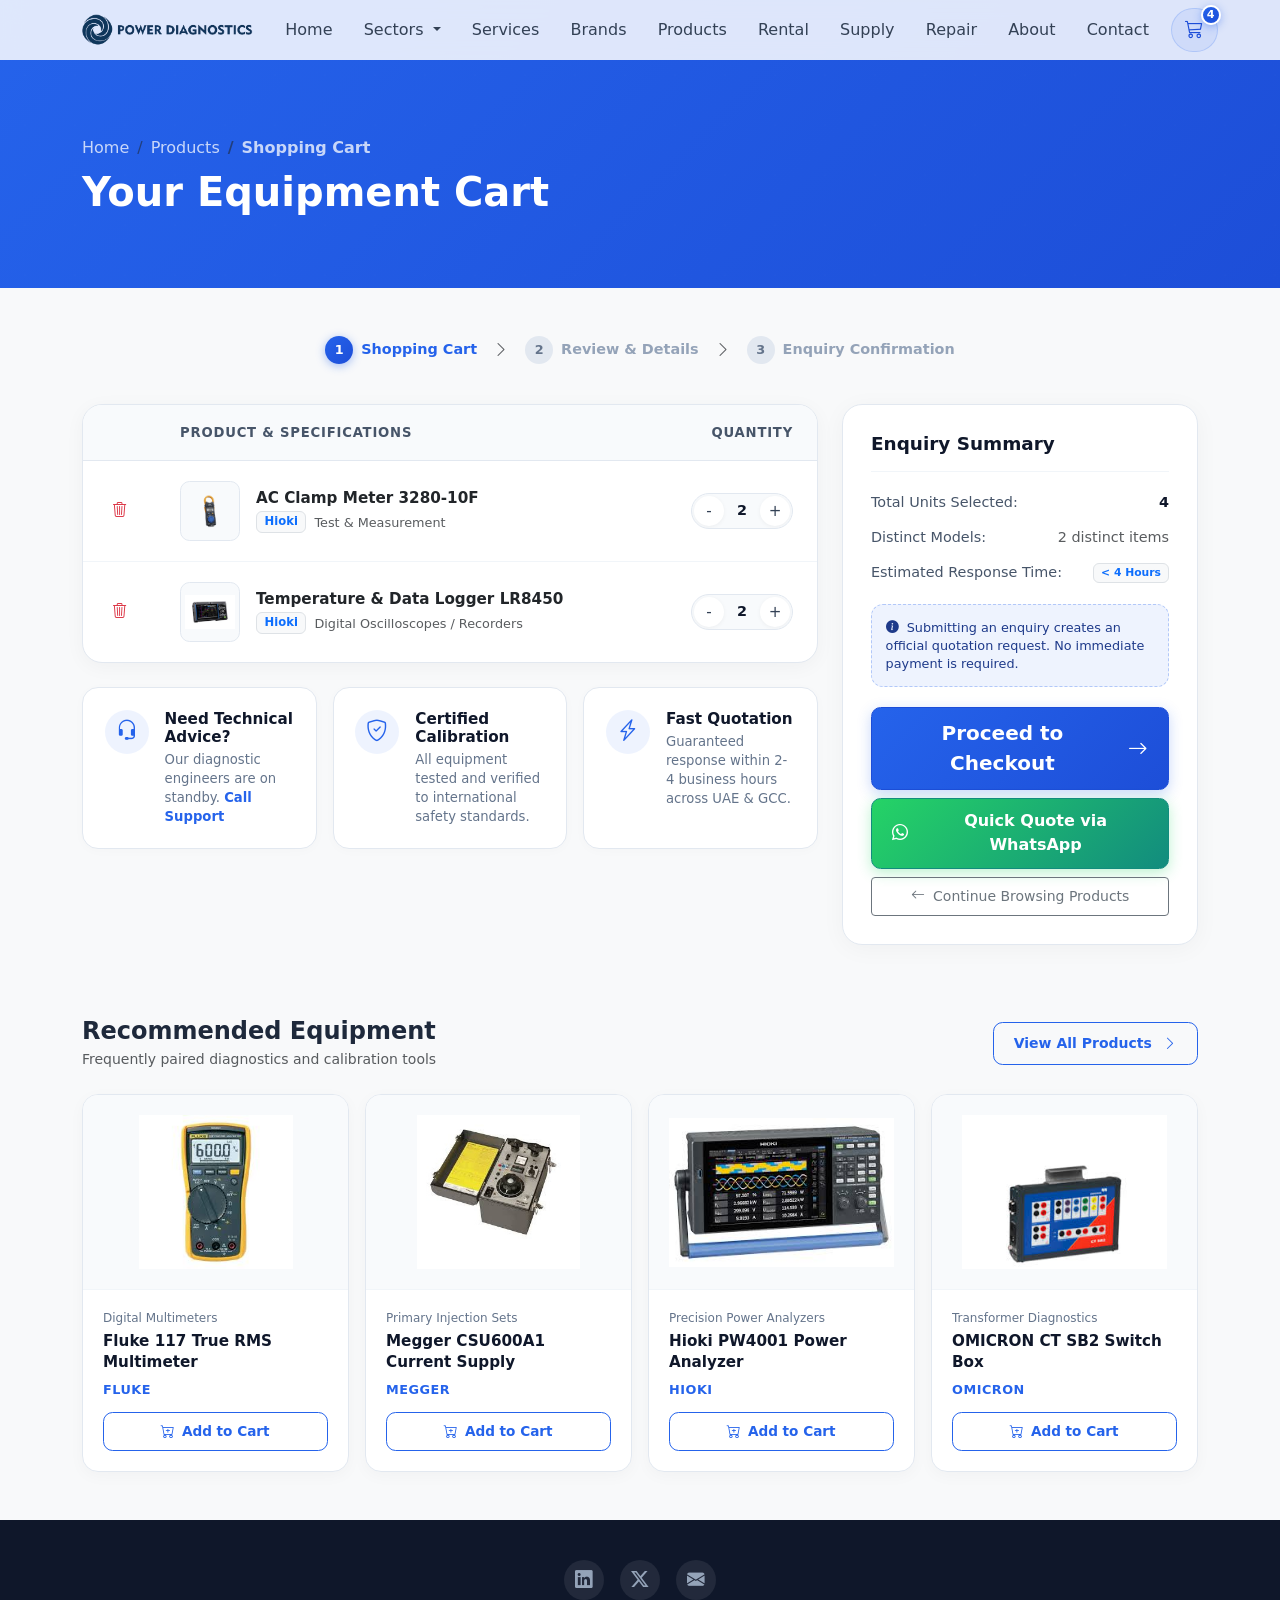
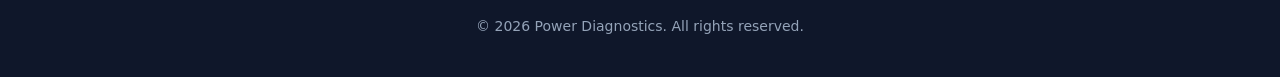
<file: cart.html>
<!DOCTYPE html>
<html lang="en">

<head>
  <meta charset="UTF-8">
  <meta name="viewport" content="width=device-width, initial-scale=1.0">
  <title>Shopping Cart | Power Diagnostics - Industrial Electrical Test Equipment</title>
  <meta name="description"
    content="Review selected electrical test equipment and diagnostic instruments in your inquiry cart before placing your request with Power Diagnostics.">

  <!-- Favicon and Icons -->
  <link rel="icon" href="favicon.ico" type="image/x-icon">
  <link rel="icon" type="image/png" sizes="32x32" href="favicon-32x32.png">
  <link rel="icon" type="image/png" sizes="16x16" href="favicon-16x16.png">
  <link rel="apple-touch-icon" sizes="180x180" href="apple-touch-icon.png">

  <!-- Bootstrap 5.3 CSS -->
  <link href="https://cdn.jsdelivr.net/npm/bootstrap@5.3.3/dist/css/bootstrap.min.css" rel="stylesheet"
    crossorigin="anonymous">

  <!-- Bootstrap Icons -->
  <link href="https://cdn.jsdelivr.net/npm/bootstrap-icons@1.11.3/font/bootstrap-icons.min.css" rel="stylesheet">

  <!-- Custom Styles -->
  <link href="styles.css" rel="stylesheet">
</head>

<body>

  <!-- ===== Navbar ===== -->
  <nav class="navbar navbar-expand-lg fixed-top" id="mainNav">
    <div class="container">
      <a class="navbar-brand fw-bold" href="index.html">
        <img src="images/common/logo.png" alt="Power Diagnostics" height="40">
      </a>

      <div class="d-flex align-items-center order-lg-last ms-2">
        <button class="nav-cart-btn" type="button" data-bs-toggle="offcanvas" data-bs-target="#cartOffcanvas" aria-controls="cartOffcanvas" title="Shopping Cart">
          <i class="bi bi-cart3"></i>
          <span class="nav-cart-badge">0</span>
        </button>
        <button class="navbar-toggler border-0 shadow-none ms-1" type="button" data-bs-toggle="collapse"
          data-bs-target="#navMenu" aria-controls="navMenu" aria-expanded="false" aria-label="Toggle navigation">
          <span class="navbar-toggler-icon"></span>
        </button>
      </div>

      <div class="collapse navbar-collapse" id="navMenu">
        <ul class="navbar-nav ms-auto gap-lg-1">
          <li class="nav-item"><a class="nav-link" href="index.html#hero">Home</a></li>
          <li class="nav-item dropdown">
            <a class="nav-link dropdown-toggle" href="#" id="sectorsDropdown" role="button" data-bs-toggle="dropdown"
              aria-expanded="false">
              Sectors
            </a>
            <div class="dropdown-menu dropdown-menu-sectors p-4" aria-labelledby="sectorsDropdown">
              <div class="row g-3">
                <div class="col-4">
                  <ul class="list-unstyled mb-0">
                    <li><a class="dropdown-item" href="index.html#sectors">Agriculture</a></li>
                    <li><a class="dropdown-item" href="index.html#sectors">Aviation</a></li>
                    <li><a class="dropdown-item" href="index.html#sectors">Contractors & Building</a></li>
                    <li><a class="dropdown-item" href="index.html#sectors">Construction</a></li>
                    <li><a class="dropdown-item" href="index.html#sectors">Data Centres</a></li>
                    <li><a class="dropdown-item" href="index.html#sectors">Education</a></li>
                    <li><a class="dropdown-item" href="index.html#sectors">Events</a></li>
                    <li><a class="dropdown-item" href="index.html#sectors">Government</a></li>
                  </ul>
                </div>
                <div class="col-4">
                  <ul class="list-unstyled mb-0">
                    <li><a class="dropdown-item" href="index.html#sectors">Healthcare</a></li>
                    <li><a class="dropdown-item" href="index.html#sectors">Hospitality</a></li>
                    <li><a class="dropdown-item" href="index.html#sectors">Logistics</a></li>
                    <li><a class="dropdown-item" href="index.html#sectors">Manufacturing</a></li>
                    <li><a class="dropdown-item" href="index.html#sectors">Mining</a></li>
                    <li><a class="dropdown-item" href="index.html#sectors">Oil and Gas</a></li>
                    <li><a class="dropdown-item" href="index.html#sectors">Petrochemical</a></li>
                    <li><a class="dropdown-item" href="index.html#sectors">Pharmaceuticals</a></li>
                  </ul>
                </div>
                <div class="col-4">
                  <ul class="list-unstyled mb-0">
                    <li><a class="dropdown-item" href="index.html#sectors">Renewable Energy</a></li>
                    <li><a class="dropdown-item" href="index.html#sectors">Retail</a></li>
                    <li><a class="dropdown-item" href="index.html#sectors">Shipping</a></li>
                    <li><a class="dropdown-item" href="index.html#sectors">Telecommunications</a></li>
                    <li><a class="dropdown-item" href="index.html#sectors">Transport</a></li>
                    <li><a class="dropdown-item" href="index.html#sectors">Utilities</a></li>
                    <li><a class="dropdown-item" href="index.html#sectors">Warehouse & Distribution</a></li>
                    <li><a class="dropdown-item" href="index.html#sectors">Water & Wastewater</a></li>
                  </ul>
                </div>
              </div>
            </div>
          </li>
          <li class="nav-item"><a class="nav-link" href="index.html#services">Services</a></li>
          <li class="nav-item"><a class="nav-link" href="brands.html">Brands</a></li>
          <li class="nav-item"><a class="nav-link" href="products.html">Products</a></li>
          <li class="nav-item"><a class="nav-link" href="rental.html">Rental</a></li>
          <li class="nav-item"><a class="nav-link" href="supply.html">Supply</a></li>
          <li class="nav-item"><a class="nav-link" href="repair.html">Repair</a></li>
          <li class="nav-item"><a class="nav-link" href="index.html#about">About</a></li>
          <li class="nav-item"><a class="nav-link" href="index.html#contact">Contact</a></li>
        </ul>
      </div>
    </div>
  </nav>

  <!-- ===== Cart Hero Header ===== -->
  <section class="rental-hero-section d-flex align-items-center" style="min-height: 32vh; padding-top: 6.5rem; padding-bottom: 2.5rem;">
    <div class="container">
      <div class="row">
        <div class="col-12 slide-in-left">
          <nav aria-label="breadcrumb">
            <ol class="breadcrumb mb-2 opacity-75">
              <li class="breadcrumb-item"><a href="index.html" class="text-white text-decoration-none">Home</a></li>
              <li class="breadcrumb-item"><a href="products.html" class="text-white text-decoration-none">Products</a></li>
              <li class="breadcrumb-item active text-white fw-semibold" aria-current="page">Shopping Cart</li>
            </ol>
          </nav>
          <h1 class="display-6 fw-bold mb-0 text-white">Your Equipment Cart</h1>
        </div>
      </div>
    </div>
  </section>

  <!-- ===== Cart Main Section ===== -->
  <section class="section-padding bg-light py-5">
    <div class="container">

      <!-- Progress Stepper Bar -->
      <div class="cart-progress-bar">
        <div class="cart-progress-step active">
          <span class="cart-step-circle">1</span>
          <span>Shopping Cart</span>
        </div>
        <div class="text-muted"><i class="bi bi-chevron-right"></i></div>
        <div class="cart-progress-step">
          <span class="cart-step-circle">2</span>
          <span>Review & Details</span>
        </div>
        <div class="text-muted"><i class="bi bi-chevron-right"></i></div>
        <div class="cart-progress-step">
          <span class="cart-step-circle">3</span>
          <span>Enquiry Confirmation</span>
        </div>
      </div>
      
      <!-- Cart Table & Actions Wrapper -->
      <div id="cartPageContent">
        <div class="row g-4">
          
          <!-- Left Column: Cart Items Table -->
          <div class="col-lg-8">
            <div class="cart-table-card mb-4">
              <div class="table-responsive">
                <table class="cart-table align-middle mb-0">
                  <thead>
                    <tr>
                      <th style="width: 50px;"></th>
                      <th>PRODUCT & SPECIFICATIONS</th>
                      <th class="text-end">QUANTITY</th>
                    </tr>
                  </thead>
                  <tbody id="cartPageTableBody">
                    <!-- Dynamically populated by script.js from localStorage -->
                  </tbody>
                </table>
              </div>
            </div>

            <!-- Value / Trust Information Badges -->
            <div class="row g-3">
              <div class="col-md-4">
                <div class="trust-info-card">
                  <div class="trust-info-icon"><i class="bi bi-headset"></i></div>
                  <div>
                    <h6 class="trust-info-title">Need Technical Advice?</h6>
                    <p class="trust-info-text">Our diagnostic engineers are on standby. <a href="tel:+971501886773" class="text-accent text-decoration-none fw-semibold">Call Support</a></p>
                  </div>
                </div>
              </div>
              <div class="col-md-4">
                <div class="trust-info-card">
                  <div class="trust-info-icon"><i class="bi bi-shield-check"></i></div>
                  <div>
                    <h6 class="trust-info-title">Certified Calibration</h6>
                    <p class="trust-info-text">All equipment tested and verified to international safety standards.</p>
                  </div>
                </div>
              </div>
              <div class="col-md-4">
                <div class="trust-info-card">
                  <div class="trust-info-icon"><i class="bi bi-lightning-charge"></i></div>
                  <div>
                    <h6 class="trust-info-title">Fast Quotation</h6>
                    <p class="trust-info-text">Guaranteed response within 2-4 business hours across UAE & GCC.</p>
                  </div>
                </div>
              </div>
            </div>
          </div>

          <!-- Right Column: Enquiry Summary Card -->
          <div class="col-lg-4">
            <div class="cart-summary-card">
              <h5 class="cart-summary-title">Enquiry Summary</h5>
              
              <div class="cart-summary-row">
                <span>Total Units Selected:</span>
                <strong id="summaryTotalItems">0</strong>
              </div>

              <div class="cart-summary-row">
                <span>Distinct Models:</span>
                <span id="summaryItemCount" class="text-muted">0 items</span>
              </div>

              <div class="cart-summary-row">
                <span>Estimated Response Time:</span>
                <span class="badge bg-light text-primary border">&lt; 4 Hours</span>
              </div>

              <div class="cart-summary-badge">
                <i class="bi bi-info-circle-fill me-1"></i> Submitting an enquiry creates an official quotation request. No immediate payment is required.
              </div>

              <div class="d-grid gap-2">
                <a href="checkout.html" class="btn btn-accent-gradient btn-lg py-3 shadow-sm">
                  Proceed to Checkout <i class="bi bi-arrow-right ms-2"></i>
                </a>
                <a href="#" id="cartWhatsAppQuoteBtn" target="_blank" rel="noopener noreferrer" class="btn btn-whatsapp py-2 fw-semibold">
                  <i class="bi bi-whatsapp me-2"></i> Quick Quote via WhatsApp
                </a>
                <a href="products.html" class="btn btn-outline-secondary btn-sm py-2">
                  <i class="bi bi-arrow-left me-1"></i> Continue Browsing Products
                </a>
              </div>
            </div>
          </div>

        </div>
      </div>

      <!-- Empty Cart State -->
      <div id="cartPageEmptyState" class="text-center py-5 d-none bg-white rounded-4 border p-5 shadow-sm my-4">
        <div class="mb-3">
          <i class="bi bi-cart-x text-muted" style="font-size: 4.5rem;"></i>
        </div>
        <h3 class="fw-bold mb-2">Your Cart is Currently Empty</h3>
        <p class="text-muted mb-4" style="max-width: 500px; margin: 0 auto;">You have not added any diagnostic tools, testers, or equipment to your enquiry list yet.</p>
        <a href="products.html" class="btn btn-accent-gradient btn-lg px-5">
          <i class="bi bi-grid me-2"></i> Explore Equipment Catalog
        </a>
      </div>

      <!-- Recommendation Section: You May Be Interested In... -->
      <div class="mt-5 pt-4">
        <div class="d-flex align-items-center justify-content-between mb-4">
          <div>
            <h4 class="fw-bold mb-1">Recommended Equipment</h4>
            <p class="text-muted small mb-0">Frequently paired diagnostics and calibration tools</p>
          </div>
          <a href="products.html" class="btn btn-sm btn-outline-primary rounded-pill px-3">
            View All Products <i class="bi bi-chevron-right ms-1"></i>
          </a>
        </div>

        <div class="row g-3">
          
          <!-- Recommendation 1: Fluke 117 -->
          <div class="col-sm-6 col-md-4 col-xl-3">
            <div class="shop-card">
              <div class="shop-card-img-wrap">
                <img src="images/equipment/fluke-117.jpg" alt="Fluke 117">
              </div>
              <div class="shop-card-body">
                <div class="shop-card-category">Digital Multimeters</div>
                <h6 class="shop-card-title">Fluke 117 True RMS Multimeter</h6>
                <div class="shop-card-brand">Fluke</div>
                <button type="button" class="btn-add-to-cart" data-id="fluke-117" data-name="Fluke 117 True RMS Multimeter" data-brand="Fluke" data-category="Multimeter" data-image="images/equipment/fluke-117.jpg">
                  <i class="bi bi-cart-plus"></i> Add to Cart
                </button>
              </div>
            </div>
          </div>

          <!-- Recommendation 2: Megger CSU600A1 -->
          <div class="col-sm-6 col-md-4 col-xl-3">
            <div class="shop-card">
              <div class="shop-card-img-wrap">
                <img src="images/equipment/meggeri-csu600a1.jpg" alt="Megger CSU600A1">
              </div>
              <div class="shop-card-body">
                <div class="shop-card-category">Primary Injection Sets</div>
                <h6 class="shop-card-title">Megger CSU600A1 Current Supply</h6>
                <div class="shop-card-brand">Megger</div>
                <button type="button" class="btn-add-to-cart" data-id="megger-csu600a1" data-name="Megger CSU600A1 Current Supply" data-brand="Megger" data-category="Injection" data-image="images/equipment/meggeri-csu600a1.jpg">
                  <i class="bi bi-cart-plus"></i> Add to Cart
                </button>
              </div>
            </div>
          </div>

          <!-- Recommendation 3: Hioki PW4001 -->
          <div class="col-sm-6 col-md-4 col-xl-3">
            <div class="shop-card">
              <div class="shop-card-img-wrap">
                <img src="images/equipment/hioki-pw4001.jpg" alt="Hioki PW4001">
              </div>
              <div class="shop-card-body">
                <div class="shop-card-category">Precision Power Analyzers</div>
                <h6 class="shop-card-title">Hioki PW4001 Power Analyzer</h6>
                <div class="shop-card-brand">Hioki</div>
                <button type="button" class="btn-add-to-cart" data-id="hioki-pw4001" data-name="Hioki PW4001 Power Analyzer" data-brand="Hioki" data-category="Power Quality" data-image="images/equipment/hioki-pw4001.jpg">
                  <i class="bi bi-cart-plus"></i> Add to Cart
                </button>
              </div>
            </div>
          </div>

          <!-- Recommendation 4: OMICRON CT SB2 -->
          <div class="col-sm-6 col-md-4 col-xl-3">
            <div class="shop-card">
              <div class="shop-card-img-wrap">
                <img src="images/equipment/omicron-ct-sb2.jpg" alt="OMICRON CT SB2">
              </div>
              <div class="shop-card-body">
                <div class="shop-card-category">Transformer Diagnostics</div>
                <h6 class="shop-card-title">OMICRON CT SB2 Switch Box</h6>
                <div class="shop-card-brand">OMICRON</div>
                <button type="button" class="btn-add-to-cart" data-id="omicron-ct-sb2" data-name="OMICRON CT SB2 Switch Box" data-brand="OMICRON" data-category="Diagnostic" data-image="images/equipment/omicron-ct-sb2.jpg">
                  <i class="bi bi-cart-plus"></i> Add to Cart
                </button>
              </div>
            </div>
          </div>

        </div>
      </div>

    </div>
  </section>

  <!-- ===== Offcanvas Shopping Cart Drawer ===== -->
  <div class="offcanvas offcanvas-end offcanvas-cart" tabindex="-1" id="cartOffcanvas" aria-labelledby="cartOffcanvasLabel">
    <div class="offcanvas-header">
      <h5 class="offcanvas-title" id="cartOffcanvasLabel"><i class="bi bi-cart3"></i> Shopping Cart</h5>
      <button type="button" class="btn-close text-reset shadow-none" data-bs-dismiss="offcanvas" aria-label="Close"></button>
    </div>
    <div class="offcanvas-body p-3 p-md-4 d-flex flex-column">
      <div id="cartDrawerItemsList" class="flex-grow-1 overflow-auto">
        <!-- Injected dynamically by script.js -->
      </div>
      <div id="cartDrawerEmpty" class="text-center py-5 d-none">
        <i class="bi bi-cart-x text-muted mb-3" style="font-size: 2.75rem;"></i>
        <h6 class="fw-bold text-dark">Your cart is empty</h6>
        <p class="text-muted small mb-3">Browse our test equipment and click Add to Cart.</p>
        <button type="button" class="btn btn-sm btn-outline-primary rounded-pill px-3" data-bs-dismiss="offcanvas">Continue Browsing</button>
      </div>
    </div>
    <div class="cart-drawer-footer" id="cartDrawerFooter">
      <div class="d-flex justify-content-between align-items-center mb-3">
        <span class="text-muted small fw-semibold">Total Selected:</span>
        <span class="fw-bold text-dark" id="drawerTotalUnits">0 Units</span>
      </div>
      <div class="d-grid gap-2">
        <a href="checkout.html" class="btn btn-accent-gradient">Proceed to Checkout <i class="bi bi-arrow-right ms-1"></i></a>
        <a href="cart.html" class="btn btn-outline-primary">View Cart Details</a>
      </div>
    </div>
  </div>

  <!-- ===== Footer ===== -->
  <footer class="footer-section text-center">
    <div class="container">
      <div class="mb-3">
        <a href="#" class="footer-social" aria-label="LinkedIn"><i class="bi bi-linkedin"></i></a>
        <a href="#" class="footer-social" aria-label="Twitter"><i class="bi bi-twitter-x"></i></a>
        <a href="mailto:sales@power-diagnostics.com" class="footer-social" aria-label="Email"><i
            class="bi bi-envelope-fill"></i></a>
      </div>
      <p class="mb-0 small">&copy; 2026 Power Diagnostics. All rights reserved.</p>
    </div>
  </footer>

  <!-- Bootstrap 5.3 JS Bundle (Popper included) -->
  <script src="https://cdn.jsdelivr.net/npm/bootstrap@5.3.3/dist/js/bootstrap.bundle.min.js"
    crossorigin="anonymous"></script>

  <!-- Custom Script -->
  <script src="script.js"></script>
</body>

</html>
</file>
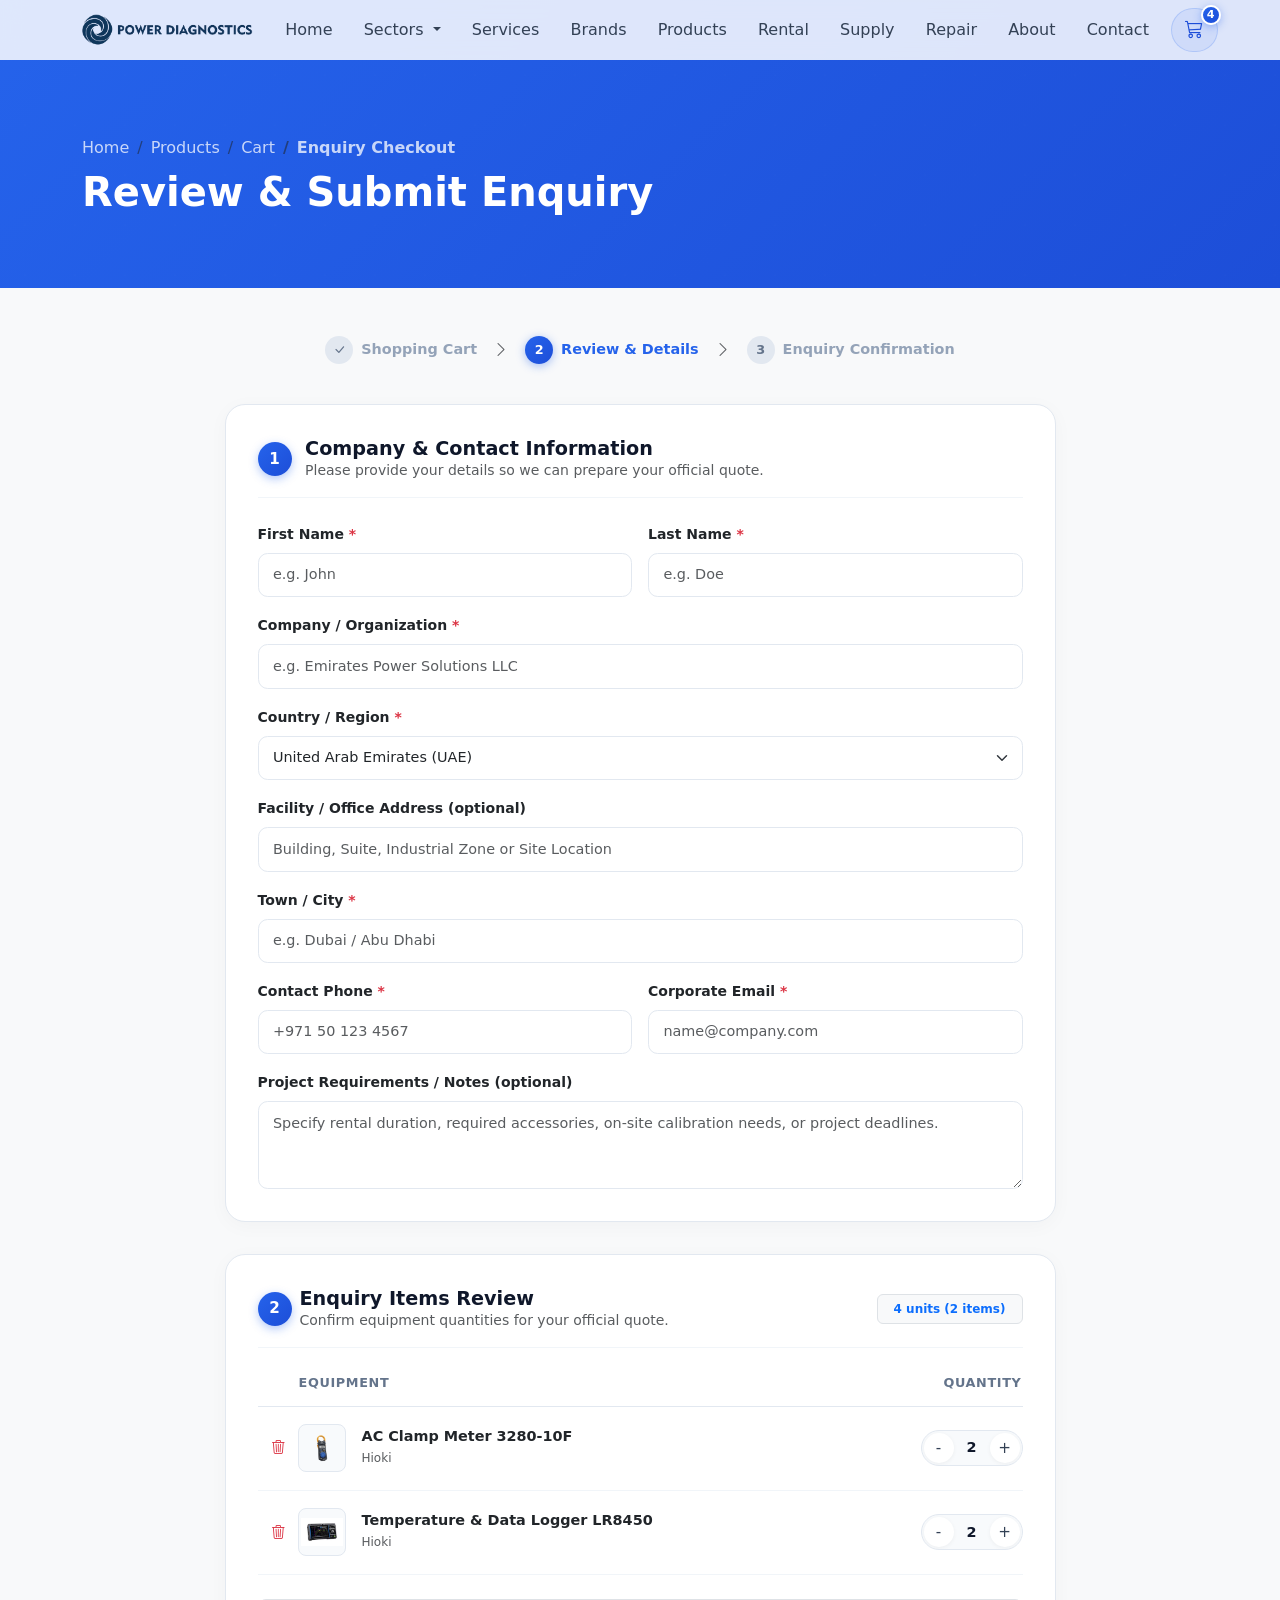
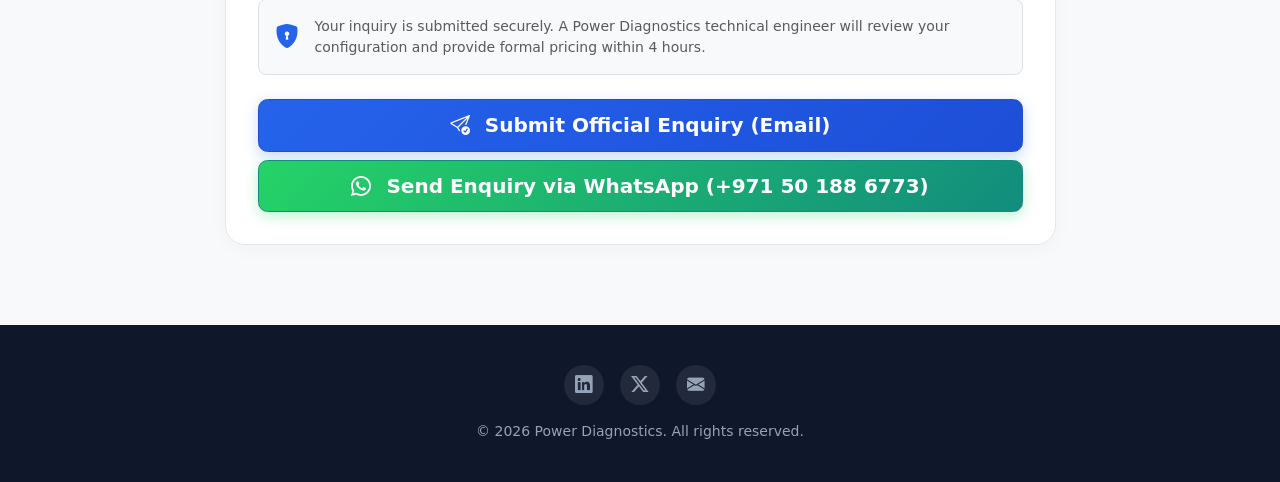
<file: checkout.html>
<!DOCTYPE html>
<html lang="en">

<head>
  <meta charset="UTF-8">
  <meta name="viewport" content="width=device-width, initial-scale=1.0">
  <title>Checkout / Place Enquiry | Power Diagnostics - Industrial Electrical Test Equipment</title>
  <meta name="description"
    content="Submit your equipment rental, purchase, or calibration enquiry with Power Diagnostics. Fast quotation and technical support across UAE and GCC.">

  <!-- Favicon and Icons -->
  <link rel="icon" href="favicon.ico" type="image/x-icon">
  <link rel="icon" type="image/png" sizes="32x32" href="favicon-32x32.png">
  <link rel="icon" type="image/png" sizes="16x16" href="favicon-16x16.png">
  <link rel="apple-touch-icon" sizes="180x180" href="apple-touch-icon.png">

  <!-- Bootstrap 5.3 CSS -->
  <link href="https://cdn.jsdelivr.net/npm/bootstrap@5.3.3/dist/css/bootstrap.min.css" rel="stylesheet"
    crossorigin="anonymous">

  <!-- Bootstrap Icons -->
  <link href="https://cdn.jsdelivr.net/npm/bootstrap-icons@1.11.3/font/bootstrap-icons.min.css" rel="stylesheet">

  <!-- Custom Styles -->
  <link href="styles.css" rel="stylesheet">
</head>

<body>

  <!-- ===== Navbar ===== -->
  <nav class="navbar navbar-expand-lg fixed-top" id="mainNav">
    <div class="container">
      <a class="navbar-brand fw-bold" href="index.html">
        <img src="images/common/logo.png" alt="Power Diagnostics" height="40">
      </a>

      <div class="d-flex align-items-center order-lg-last ms-2">
        <button class="nav-cart-btn" type="button" data-bs-toggle="offcanvas" data-bs-target="#cartOffcanvas" aria-controls="cartOffcanvas" title="Shopping Cart">
          <i class="bi bi-cart3"></i>
          <span class="nav-cart-badge">0</span>
        </button>
        <button class="navbar-toggler border-0 shadow-none ms-1" type="button" data-bs-toggle="collapse"
          data-bs-target="#navMenu" aria-controls="navMenu" aria-expanded="false" aria-label="Toggle navigation">
          <span class="navbar-toggler-icon"></span>
        </button>
      </div>

      <div class="collapse navbar-collapse" id="navMenu">
        <ul class="navbar-nav ms-auto gap-lg-1">
          <li class="nav-item"><a class="nav-link" href="index.html#hero">Home</a></li>
          <li class="nav-item dropdown">
            <a class="nav-link dropdown-toggle" href="#" id="sectorsDropdown" role="button" data-bs-toggle="dropdown"
              aria-expanded="false">
              Sectors
            </a>
            <div class="dropdown-menu dropdown-menu-sectors p-4" aria-labelledby="sectorsDropdown">
              <div class="row g-3">
                <div class="col-4">
                  <ul class="list-unstyled mb-0">
                    <li><a class="dropdown-item" href="index.html#sectors">Agriculture</a></li>
                    <li><a class="dropdown-item" href="index.html#sectors">Aviation</a></li>
                    <li><a class="dropdown-item" href="index.html#sectors">Contractors & Building</a></li>
                    <li><a class="dropdown-item" href="index.html#sectors">Construction</a></li>
                    <li><a class="dropdown-item" href="index.html#sectors">Data Centres</a></li>
                    <li><a class="dropdown-item" href="index.html#sectors">Education</a></li>
                    <li><a class="dropdown-item" href="index.html#sectors">Events</a></li>
                    <li><a class="dropdown-item" href="index.html#sectors">Government</a></li>
                  </ul>
                </div>
                <div class="col-4">
                  <ul class="list-unstyled mb-0">
                    <li><a class="dropdown-item" href="index.html#sectors">Healthcare</a></li>
                    <li><a class="dropdown-item" href="index.html#sectors">Hospitality</a></li>
                    <li><a class="dropdown-item" href="index.html#sectors">Logistics</a></li>
                    <li><a class="dropdown-item" href="index.html#sectors">Manufacturing</a></li>
                    <li><a class="dropdown-item" href="index.html#sectors">Mining</a></li>
                    <li><a class="dropdown-item" href="index.html#sectors">Oil and Gas</a></li>
                    <li><a class="dropdown-item" href="index.html#sectors">Petrochemical</a></li>
                    <li><a class="dropdown-item" href="index.html#sectors">Pharmaceuticals</a></li>
                  </ul>
                </div>
                <div class="col-4">
                  <ul class="list-unstyled mb-0">
                    <li><a class="dropdown-item" href="index.html#sectors">Renewable Energy</a></li>
                    <li><a class="dropdown-item" href="index.html#sectors">Retail</a></li>
                    <li><a class="dropdown-item" href="index.html#sectors">Shipping</a></li>
                    <li><a class="dropdown-item" href="index.html#sectors">Telecommunications</a></li>
                    <li><a class="dropdown-item" href="index.html#sectors">Transport</a></li>
                    <li><a class="dropdown-item" href="index.html#sectors">Utilities</a></li>
                    <li><a class="dropdown-item" href="index.html#sectors">Warehouse & Distribution</a></li>
                    <li><a class="dropdown-item" href="index.html#sectors">Water & Wastewater</a></li>
                  </ul>
                </div>
              </div>
            </div>
          </li>
          <li class="nav-item"><a class="nav-link" href="index.html#services">Services</a></li>
          <li class="nav-item"><a class="nav-link" href="brands.html">Brands</a></li>
          <li class="nav-item"><a class="nav-link" href="products.html">Products</a></li>
          <li class="nav-item"><a class="nav-link" href="rental.html">Rental</a></li>
          <li class="nav-item"><a class="nav-link" href="supply.html">Supply</a></li>
          <li class="nav-item"><a class="nav-link" href="repair.html">Repair</a></li>
          <li class="nav-item"><a class="nav-link" href="index.html#about">About</a></li>
          <li class="nav-item"><a class="nav-link" href="index.html#contact">Contact</a></li>
        </ul>
      </div>
    </div>
  </nav>

  <!-- ===== Checkout Hero Header ===== -->
  <section class="rental-hero-section d-flex align-items-center" style="min-height: 32vh; padding-top: 6.5rem; padding-bottom: 2.5rem;">
    <div class="container">
      <div class="row">
        <div class="col-12 slide-in-left">
          <nav aria-label="breadcrumb">
            <ol class="breadcrumb mb-2 opacity-75">
              <li class="breadcrumb-item"><a href="index.html" class="text-white text-decoration-none">Home</a></li>
              <li class="breadcrumb-item"><a href="products.html" class="text-white text-decoration-none">Products</a></li>
              <li class="breadcrumb-item"><a href="cart.html" class="text-white text-decoration-none">Cart</a></li>
              <li class="breadcrumb-item active text-white fw-semibold" aria-current="page">Enquiry Checkout</li>
            </ol>
          </nav>
          <h1 class="display-6 fw-bold mb-0 text-white">Review & Submit Enquiry</h1>
        </div>
      </div>
    </div>
  </section>

  <!-- ===== Checkout Main Section ===== -->
  <section class="section-padding bg-light py-5">
    <div class="container">

      <!-- Progress Stepper Bar -->
      <div class="cart-progress-bar">
        <div class="cart-progress-step">
          <span class="cart-step-circle"><i class="bi bi-check-lg"></i></span>
          <span>Shopping Cart</span>
        </div>
        <div class="text-muted"><i class="bi bi-chevron-right"></i></div>
        <div class="cart-progress-step active">
          <span class="cart-step-circle">2</span>
          <span>Review & Details</span>
        </div>
        <div class="text-muted"><i class="bi bi-chevron-right"></i></div>
        <div class="cart-progress-step">
          <span class="cart-step-circle">3</span>
          <span>Enquiry Confirmation</span>
        </div>
      </div>

      <div class="row justify-content-center">
        <div class="col-lg-9">

          <!-- Active Form Container -->
          <div id="checkoutFormWrapper">
            <form id="checkoutForm" novalidate>
              
              <!-- Validation Notice Alert (Triggered if submitted with incomplete fields) -->
              <div id="checkoutFormValidationAlert" class="alert alert-danger d-none align-items-center gap-3 mb-4 p-3 rounded-4 shadow-sm border-0 bg-danger-subtle text-danger-emphasis">
                <i class="bi bi-exclamation-triangle-fill fs-3 text-danger flex-shrink-0"></i>
                <div class="flex-grow-1">
                  <h6 class="fw-bold mb-1 text-danger">Please Complete Required Information</h6>
                  <p class="small mb-0 text-secondary">Fill in your Company & Contact details below so we can prepare and route your official quotation.</p>
                </div>
                <button type="button" class="btn-close shadow-none" onclick="document.getElementById('checkoutFormValidationAlert').classList.add('d-none');" aria-label="Close"></button>
              </div>

              <!-- STEP 1: Personal & Company Information -->
              <div class="checkout-box" id="checkoutStep1Box">
                <div class="checkout-step-header">
                  <span class="checkout-step-num">1</span>
                  <div>
                    <h4 class="checkout-step-title">Company & Contact Information</h4>
                    <p class="text-muted small mb-0">Please provide your details so we can prepare your official quote.</p>
                  </div>
                </div>

                <div class="row g-3">
                  <div class="col-md-6">
                    <label for="firstName" class="form-label small fw-bold text-dark">First Name <span class="text-danger">*</span></label>
                    <input type="text" class="form-control" id="firstName" placeholder="e.g. John" required>
                    <div class="invalid-feedback">Please enter your first name.</div>
                  </div>

                  <div class="col-md-6">
                    <label for="lastName" class="form-label small fw-bold text-dark">Last Name <span class="text-danger">*</span></label>
                    <input type="text" class="form-control" id="lastName" placeholder="e.g. Doe" required>
                    <div class="invalid-feedback">Please enter your last name.</div>
                  </div>

                  <div class="col-12">
                    <label for="companyName" class="form-label small fw-bold text-dark">Company / Organization <span class="text-danger">*</span></label>
                    <input type="text" class="form-control" id="companyName" placeholder="e.g. Emirates Power Solutions LLC" required>
                    <div class="invalid-feedback">Please enter your company name.</div>
                  </div>

                  <div class="col-12">
                    <label for="countryRegion" class="form-label small fw-bold text-dark">Country / Region <span class="text-danger">*</span></label>
                    <select class="form-select" id="countryRegion" required>
                      <option value="United Arab Emirates" selected>United Arab Emirates (UAE)</option>
                      <option value="Saudi Arabia">Saudi Arabia (KSA)</option>
                      <option value="Qatar">Qatar</option>
                      <option value="Oman">Oman</option>
                      <option value="Kuwait">Kuwait</option>
                      <option value="Bahrain">Bahrain</option>
                      <option value="India">India</option>
                      <option value="United Kingdom">United Kingdom</option>
                      <option value="United States">United States</option>
                      <option value="Other">Other Region</option>
                    </select>
                  </div>

                  <div class="col-12">
                    <label for="streetAddress" class="form-label small fw-bold text-dark">Facility / Office Address (optional)</label>
                    <input type="text" class="form-control" id="streetAddress" placeholder="Building, Suite, Industrial Zone or Site Location">
                  </div>

                  <div class="col-12">
                    <label for="townCity" class="form-label small fw-bold text-dark">Town / City <span class="text-danger">*</span></label>
                    <input type="text" class="form-control" id="townCity" placeholder="e.g. Dubai / Abu Dhabi" required>
                    <div class="invalid-feedback">Please enter your city.</div>
                  </div>

                  <div class="col-md-6">
                    <label for="phone" class="form-label small fw-bold text-dark">Contact Phone <span class="text-danger">*</span></label>
                    <input type="tel" class="form-control" id="phone" placeholder="+971 50 123 4567" required>
                    <div class="invalid-feedback">Please enter a valid phone number.</div>
                  </div>

                  <div class="col-md-6">
                    <label for="email" class="form-label small fw-bold text-dark">Corporate Email <span class="text-danger">*</span></label>
                    <input type="email" class="form-control" id="email" placeholder="name@company.com" required>
                    <div class="invalid-feedback">Please enter a valid corporate email.</div>
                  </div>

                  <div class="col-12">
                    <label for="orderNotes" class="form-label small fw-bold text-dark">Project Requirements / Notes (optional)</label>
                    <textarea class="form-control" id="orderNotes" rows="3" placeholder="Specify rental duration, required accessories, on-site calibration needs, or project deadlines."></textarea>
                  </div>
                </div>
              </div>

              <!-- STEP 2: Your Enquiry Summary -->
              <div class="checkout-box">
                <div class="checkout-step-header d-flex justify-content-between align-items-center">
                  <div class="d-flex align-items-center gap-2">
                    <span class="checkout-step-num">2</span>
                    <div>
                      <h4 class="checkout-step-title">Enquiry Items Review</h4>
                      <p class="text-muted small mb-0">Confirm equipment quantities for your official quote.</p>
                    </div>
                  </div>
                  <span id="checkoutItemCountBadge" class="badge bg-light text-primary border px-3 py-2">0 items</span>
                </div>

                <div class="table-responsive mb-4">
                  <table class="enquiry-table align-middle">
                    <thead>
                      <tr>
                        <th style="width: 40px;"></th>
                        <th>EQUIPMENT</th>
                        <th class="text-end">QUANTITY</th>
                      </tr>
                    </thead>
                    <tbody id="checkoutEnquiryTableBody">
                      <!-- Dynamically rendered by script.js from localStorage -->
                    </tbody>
                  </table>
                </div>

                <div class="bg-light p-3 rounded-3 mb-4 border d-flex align-items-center gap-3">
                  <i class="bi bi-shield-lock-fill text-accent" style="font-size: 1.5rem;"></i>
                  <div class="small text-muted">
                    Your inquiry is submitted securely. A Power Diagnostics technical engineer will review your configuration and provide formal pricing within 4 hours.
                  </div>
                </div>

                <div class="d-grid gap-2 mt-3">
                  <button type="submit" class="btn btn-accent-gradient btn-lg py-3 shadow fw-bold">
                    <i class="bi bi-send-check me-2"></i> Submit Official Enquiry (Email)
                  </button>
                  <button type="button" id="btnCheckoutWhatsApp" class="btn btn-whatsapp btn-lg py-3 fw-bold shadow-sm">
                    <i class="bi bi-whatsapp me-2"></i> Send Enquiry via WhatsApp (+971 50 188 6773)
                  </button>
                </div>
              </div>

            </form>
          </div>

          <!-- Empty State (if accessed with no items) -->
          <div id="checkoutEmptyState" class="text-center py-5 d-none bg-white rounded-4 border p-5 shadow-sm my-4">
            <i class="bi bi-cart-x text-muted mb-3" style="font-size: 4rem;"></i>
            <h3 class="fw-bold mb-2">No Items in Enquiry Cart</h3>
            <p class="text-muted mb-4">Please select equipment and add them to your cart before proceeding to checkout.</p>
            <a href="products.html" class="btn btn-accent-gradient btn-lg px-5">
              <i class="bi bi-grid me-2"></i> Browse Products Catalog
            </a>
          </div>

        </div>
      </div>
    </div>
  </section>

  <!-- ===== High-Tech Confirmation Modal ===== -->
  <div class="modal fade" id="enquirySuccessModal" tabindex="-1" aria-labelledby="enquirySuccessModalLabel" aria-hidden="true">
    <div class="modal-dialog modal-dialog-centered" style="max-width: 540px;">
      <div class="modal-content rounded-4 border-0 shadow-lg overflow-hidden">
        <div class="p-1" style="background: linear-gradient(90deg, #2563eb, #3b82f6);"></div>
        <div class="modal-body text-center p-4 p-md-5">
          <div class="mb-3">
            <div class="d-inline-flex align-items-center justify-content-center rounded-circle" style="width: 72px; height: 72px; background: rgba(37, 99, 235, 0.1); color: var(--accent);">
              <i class="bi bi-check2-circle" style="font-size: 3.25rem;"></i>
            </div>
          </div>
          <h3 class="fw-bold text-dark mb-1">Enquiry Prepared!</h3>
          <p class="text-muted small mb-3">
            Thank you for contacting Power Diagnostics. Select your preferred channel below to transmit your quotation request:
          </p>

          <div class="bg-light p-3 rounded-3 mb-3 text-start border">
            <div class="d-flex align-items-center justify-content-between mb-1">
              <span class="small text-muted fw-semibold">Enquiry Reference:</span>
              <span class="badge bg-success-subtle text-success border border-success-subtle px-2 py-1">Active</span>
            </div>
            <div class="h4 fw-bold text-accent mb-1" id="modalEnquiryRef">PD-ENQ-829103</div>
            <div class="small text-muted">Summary generated for <strong class="text-dark" id="modalEnquiryEmail">your organization</strong>.</div>
          </div>

          <!-- Group of 4 Transmission Options -->
          <div class="modal-channel-group">
            <div class="modal-channel-header">
              <span class="small fw-semibold text-uppercase text-muted" style="letter-spacing: 0.5px; font-size: 0.75rem;">Transmission Channels (Select One)</span>
              <span class="badge bg-light text-primary border" style="font-size: 0.7rem;">Official Request</span>
            </div>
            <div class="modal-channel-list">
              <!-- Channel 1: WhatsApp -->
              <a id="modalOpenWhatsAppBtn" href="#" target="_blank" rel="noopener noreferrer" class="modal-channel-item channel-whatsapp">
                <div class="channel-icon-wrap"><i class="bi bi-whatsapp"></i></div>
                <div class="channel-info">
                  <div class="channel-title">Send via WhatsApp <span class="badge bg-success text-white ms-1" style="font-size: 0.65rem; padding: 2px 6px;">Fastest</span></div>
                  <div class="channel-desc">+971 50 188 6773 • Instant Technical Desk</div>
                </div>
                <i class="bi bi-chevron-right channel-arrow"></i>
              </a>

              <!-- Channel 2: Email Client -->
              <a id="modalOpenMailBtn" href="#" class="modal-channel-item channel-email">
                <div class="channel-icon-wrap"><i class="bi bi-envelope-fill"></i></div>
                <div class="channel-info">
                  <div class="channel-title">Open in Email App</div>
                  <div class="channel-desc">Launch Outlook, Apple Mail, or Default Client</div>
                </div>
                <i class="bi bi-chevron-right channel-arrow"></i>
              </a>

              <!-- Channel 3: Gmail Web -->
              <a id="modalOpenGmailBtn" href="#" target="_blank" rel="noopener noreferrer" class="modal-channel-item channel-gmail">
                <div class="channel-icon-wrap"><i class="bi bi-google"></i></div>
                <div class="channel-info">
                  <div class="channel-title">Open in Gmail Web</div>
                  <div class="channel-desc">Compose quotation directly in browser</div>
                </div>
                <i class="bi bi-box-arrow-up-right channel-arrow"></i>
              </a>

              <!-- Channel 4: Copy Quote Summary -->
              <button type="button" id="modalCopySummaryBtn" class="modal-channel-item channel-copy">
                <div class="channel-icon-wrap"><i class="bi bi-clipboard-check"></i></div>
                <div class="channel-info">
                  <div class="channel-title" id="modalCopyBtnTitle">Copy Quotation Text</div>
                  <div class="channel-desc" id="modalCopyBtnDesc">Copy structured text to paste anywhere</div>
                </div>
                <i class="bi bi-clipboard channel-arrow" id="modalCopyBtnIcon"></i>
              </button>
            </div>
          </div>

          <div id="modalCartClearedAlert" class="alert alert-success d-none py-2 px-3 small mb-3 text-start align-items-center gap-2">
            <i class="bi bi-check-circle-fill text-success fs-6"></i>
            <div>Quotation transmitted successfully! Your enquiry cart has been cleared.</div>
          </div>

          <!-- Bottom Navigation -->
          <div class="d-flex gap-2">
            <a href="products.html" class="btn btn-outline-primary flex-fill py-2 fw-semibold">
              <i class="bi bi-grid me-1"></i> Browse Equipment
            </a>
            <a href="index.html" class="btn btn-outline-secondary flex-fill py-2 fw-semibold">
              <i class="bi bi-house me-1"></i> Return Home
            </a>
          </div>

        </div>
      </div>
    </div>
  </div>

  <!-- ===== Offcanvas Shopping Cart Drawer ===== -->
  <div class="offcanvas offcanvas-end offcanvas-cart" tabindex="-1" id="cartOffcanvas" aria-labelledby="cartOffcanvasLabel">
    <div class="offcanvas-header">
      <h5 class="offcanvas-title" id="cartOffcanvasLabel"><i class="bi bi-cart3"></i> Shopping Cart</h5>
      <button type="button" class="btn-close text-reset shadow-none" data-bs-dismiss="offcanvas" aria-label="Close"></button>
    </div>
    <div class="offcanvas-body p-3 p-md-4 d-flex flex-column">
      <div id="cartDrawerItemsList" class="flex-grow-1 overflow-auto">
        <!-- Injected dynamically by script.js -->
      </div>
      <div id="cartDrawerEmpty" class="text-center py-5 d-none">
        <i class="bi bi-cart-x text-muted mb-3" style="font-size: 2.75rem;"></i>
        <h6 class="fw-bold text-dark">Your cart is empty</h6>
        <p class="text-muted small mb-3">Browse our test equipment and click Add to Cart.</p>
        <button type="button" class="btn btn-sm btn-outline-primary rounded-pill px-3" data-bs-dismiss="offcanvas">Continue Browsing</button>
      </div>
    </div>
    <div class="cart-drawer-footer" id="cartDrawerFooter">
      <div class="d-flex justify-content-between align-items-center mb-3">
        <span class="text-muted small fw-semibold">Total Selected:</span>
        <span class="fw-bold text-dark" id="drawerTotalUnits">0 Units</span>
      </div>
      <div class="d-grid gap-2">
        <a href="checkout.html" class="btn btn-accent-gradient">Proceed to Checkout <i class="bi bi-arrow-right ms-1"></i></a>
        <a href="cart.html" class="btn btn-outline-primary">View Cart Details</a>
      </div>
    </div>
  </div>

  <!-- ===== Footer ===== -->
  <footer class="footer-section text-center">
    <div class="container">
      <div class="mb-3">
        <a href="#" class="footer-social" aria-label="LinkedIn"><i class="bi bi-linkedin"></i></a>
        <a href="#" class="footer-social" aria-label="Twitter"><i class="bi bi-twitter-x"></i></a>
        <a href="mailto:sales@power-diagnostics.com" class="footer-social" aria-label="Email"><i
            class="bi bi-envelope-fill"></i></a>
      </div>
      <p class="mb-0 small">&copy; 2026 Power Diagnostics. All rights reserved.</p>
    </div>
  </footer>

  <!-- Bootstrap 5.3 JS Bundle (Popper included) -->
  <script src="https://cdn.jsdelivr.net/npm/bootstrap@5.3.3/dist/js/bootstrap.bundle.min.js"
    crossorigin="anonymous"></script>

  <!-- Custom Script -->
  <script src="script.js"></script>
</body>

</html>
</file>
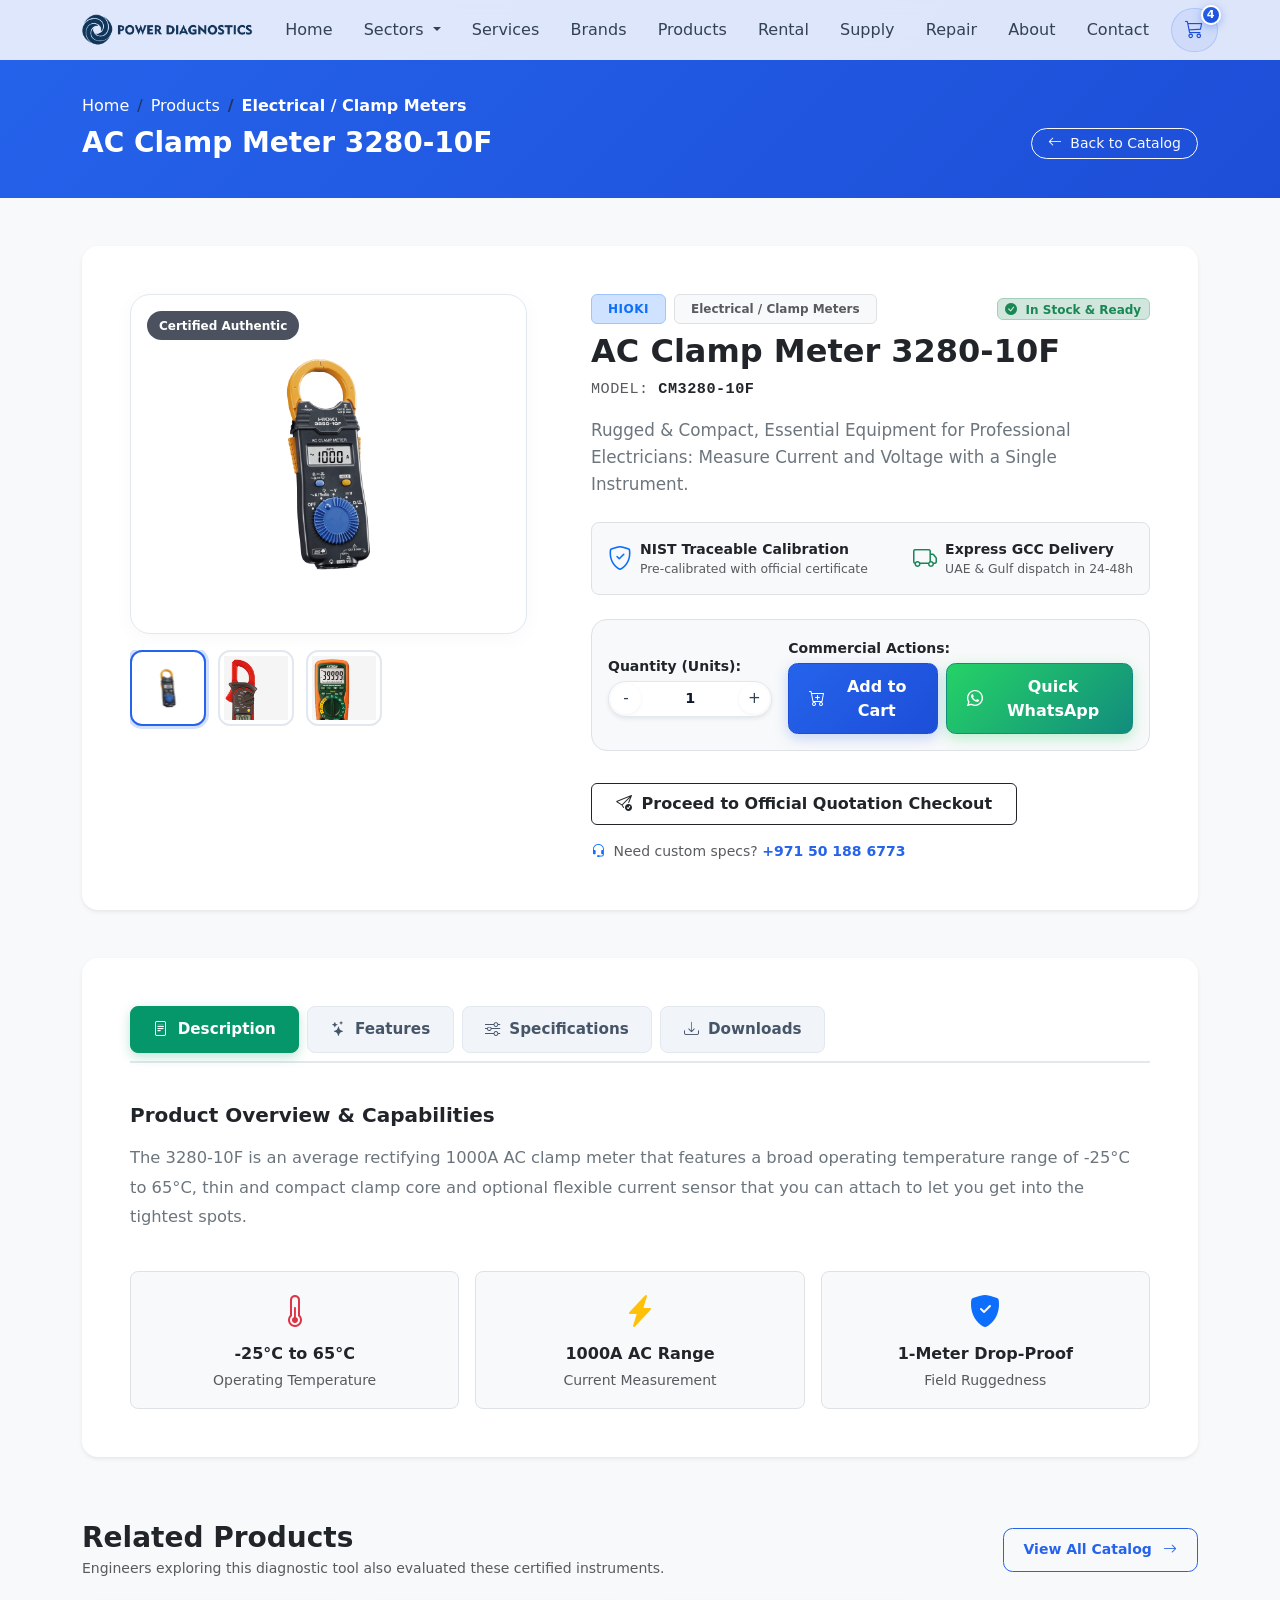
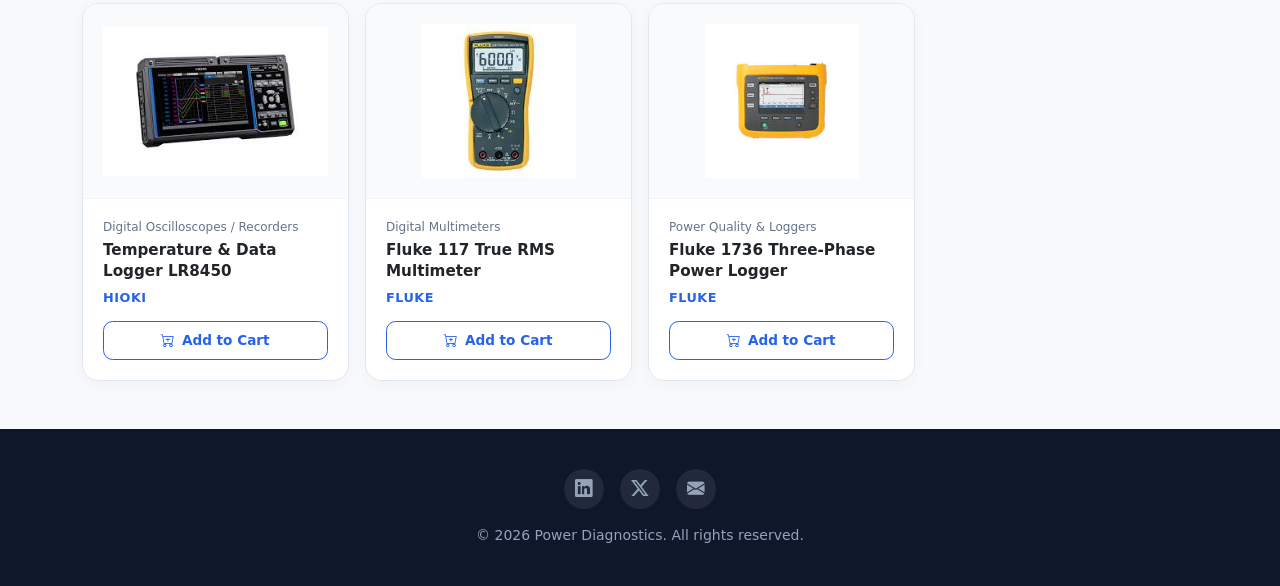
<file: product-details.html>
<!DOCTYPE html>
<html lang="en">

<head>
  <meta charset="UTF-8">
  <meta name="viewport" content="width=device-width, initial-scale=1.0">
  <title id="pageTitle">Product Details | Power Diagnostics - Industrial Electrical Test Equipment</title>
  <meta name="description" id="pageMetaDesc"
    content="Detailed specifications, features, datasheets, and quotation requests for industrial electrical testing and diagnostic equipment.">

  <!-- Favicon and Icons -->
  <link rel="icon" href="favicon.ico" type="image/x-icon">
  <link rel="icon" type="image/png" sizes="32x32" href="favicon-32x32.png">
  <link rel="icon" type="image/png" sizes="16x16" href="favicon-16x16.png">
  <link rel="apple-touch-icon" sizes="180x180" href="apple-touch-icon.png">

  <!-- Bootstrap 5.3 CSS -->
  <link href="https://cdn.jsdelivr.net/npm/bootstrap@5.3.3/dist/css/bootstrap.min.css" rel="stylesheet"
    crossorigin="anonymous">

  <!-- Bootstrap Icons -->
  <link href="https://cdn.jsdelivr.net/npm/bootstrap-icons@1.11.3/font/bootstrap-icons.min.css" rel="stylesheet">

  <!-- Custom Styles -->
  <link href="styles.css" rel="stylesheet">
</head>

<body>

  <!-- ===== Navbar ===== -->
  <nav class="navbar navbar-expand-lg fixed-top" id="mainNav">
    <div class="container">
      <a class="navbar-brand fw-bold" href="index.html">
        <img src="images/common/logo.png" alt="Power Diagnostics" height="40">
      </a>

      <div class="d-flex align-items-center order-lg-last ms-2">
        <button class="nav-cart-btn" type="button" data-bs-toggle="offcanvas" data-bs-target="#cartOffcanvas" aria-controls="cartOffcanvas" title="Shopping Cart">
          <i class="bi bi-cart3"></i>
          <span class="nav-cart-badge">0</span>
        </button>
        <button class="navbar-toggler border-0 shadow-none ms-1" type="button" data-bs-toggle="collapse"
          data-bs-target="#navMenu" aria-controls="navMenu" aria-expanded="false" aria-label="Toggle navigation">
          <span class="navbar-toggler-icon"></span>
        </button>
      </div>

      <div class="collapse navbar-collapse" id="navMenu">
        <ul class="navbar-nav ms-auto gap-lg-1">
          <li class="nav-item"><a class="nav-link" href="index.html#hero">Home</a></li>
          <li class="nav-item dropdown">
            <a class="nav-link dropdown-toggle" href="#" id="sectorsDropdown" role="button" data-bs-toggle="dropdown"
              aria-expanded="false">
              Sectors
            </a>
            <div class="dropdown-menu dropdown-menu-sectors p-4" aria-labelledby="sectorsDropdown">
              <div class="row g-3">
                <div class="col-4">
                  <ul class="list-unstyled mb-0">
                    <li><a class="dropdown-item" href="index.html#sectors">Agriculture</a></li>
                    <li><a class="dropdown-item" href="index.html#sectors">Aviation</a></li>
                    <li><a class="dropdown-item" href="index.html#sectors">Contractors & Building</a></li>
                    <li><a class="dropdown-item" href="index.html#sectors">Construction</a></li>
                    <li><a class="dropdown-item" href="index.html#sectors">Data Centres</a></li>
                    <li><a class="dropdown-item" href="index.html#sectors">Education</a></li>
                    <li><a class="dropdown-item" href="index.html#sectors">Events</a></li>
                    <li><a class="dropdown-item" href="index.html#sectors">Government</a></li>
                  </ul>
                </div>
                <div class="col-4">
                  <ul class="list-unstyled mb-0">
                    <li><a class="dropdown-item" href="index.html#sectors">Healthcare</a></li>
                    <li><a class="dropdown-item" href="index.html#sectors">Hospitality</a></li>
                    <li><a class="dropdown-item" href="index.html#sectors">Logistics</a></li>
                    <li><a class="dropdown-item" href="index.html#sectors">Manufacturing</a></li>
                    <li><a class="dropdown-item" href="index.html#sectors">Mining</a></li>
                    <li><a class="dropdown-item" href="index.html#sectors">Oil and Gas</a></li>
                    <li><a class="dropdown-item" href="index.html#sectors">Petrochemical</a></li>
                    <li><a class="dropdown-item" href="index.html#sectors">Pharmaceuticals</a></li>
                  </ul>
                </div>
                <div class="col-4">
                  <ul class="list-unstyled mb-0">
                    <li><a class="dropdown-item" href="index.html#sectors">Renewable Energy</a></li>
                    <li><a class="dropdown-item" href="index.html#sectors">Retail</a></li>
                    <li><a class="dropdown-item" href="index.html#sectors">Shipping</a></li>
                    <li><a class="dropdown-item" href="index.html#sectors">Telecommunications</a></li>
                    <li><a class="dropdown-item" href="index.html#sectors">Transport</a></li>
                    <li><a class="dropdown-item" href="index.html#sectors">Utilities</a></li>
                    <li><a class="dropdown-item" href="index.html#sectors">Warehouse & Distribution</a></li>
                    <li><a class="dropdown-item" href="index.html#sectors">Water & Wastewater</a></li>
                  </ul>
                </div>
              </div>
            </div>
          </li>
          <li class="nav-item"><a class="nav-link" href="index.html#services">Services</a></li>
          <li class="nav-item"><a class="nav-link" href="brands.html">Brands</a></li>
          <li class="nav-item"><a class="nav-link active" href="products.html">Products</a></li>
          <li class="nav-item"><a class="nav-link" href="rental.html">Rental</a></li>
          <li class="nav-item"><a class="nav-link" href="supply.html">Supply</a></li>
          <li class="nav-item"><a class="nav-link" href="repair.html">Repair</a></li>
          <li class="nav-item"><a class="nav-link" href="index.html#about">About</a></li>
          <li class="nav-item"><a class="nav-link" href="index.html#contact">Contact</a></li>
        </ul>
      </div>
    </div>
  </nav>

  <!-- ===== Breadcrumbs & Top Bar ===== -->
  <section class="rental-hero-section d-flex align-items-center" style="min-height: 22vh; padding-top: 5.5rem; padding-bottom: 2rem;">
    <div class="container">
      <div class="row align-items-center">
        <div class="col-12">
          <nav aria-label="breadcrumb">
            <ol class="breadcrumb mb-2 opacity-90">
              <li class="breadcrumb-item"><a href="index.html" class="text-white text-decoration-none">Home</a></li>
              <li class="breadcrumb-item"><a href="products.html" class="text-white text-decoration-none">Products</a></li>
              <li class="breadcrumb-item active text-white fw-bold" id="pdBreadcrumbCategory" aria-current="page">Clamp Meters</li>
            </ol>
          </nav>
          <div class="d-flex align-items-center justify-content-between flex-wrap gap-2">
            <h1 class="h3 fw-bold text-white mb-0" id="pdBannerTitle">AC Clamp Meter 3280-10F</h1>
            <a href="products.html" class="btn btn-sm btn-outline-light rounded-pill px-3">
              <i class="bi bi-arrow-left me-1"></i> Back to Catalog
            </a>
          </div>
        </div>
      </div>
    </div>
  </section>

  <!-- ===== Product Detail Main Section ===== -->
  <section class="section-padding bg-light py-5">
    <div class="container">
      
      <!-- Top Card: Gallery + Product Info -->
      <div class="card border-0 rounded-4 shadow-sm p-4 p-lg-5 mb-5 bg-white">
        <div class="row g-4 g-lg-5 align-items-start">

          <!-- Left Column: Image Showcase & Gallery Thumbnails -->
          <div class="col-lg-5">
            <div class="pd-gallery-wrapper">
              <!-- Main Active Image -->
              <div class="pd-main-img-card mb-3">
                <span class="pd-badge-floating">Certified Authentic</span>
                <img id="pdMainImage" src="images/equipment/hioki-3280-10f.jpg" alt="AC Clamp Meter 3280-10F" class="img-fluid pd-main-img">
              </div>

              <!-- Thumbnail Gallery Switcher -->
              <div class="pd-thumb-list" id="pdThumbList">
                <div class="pd-thumb-item active" data-img="images/equipment/hioki-3280-10f.jpg">
                  <img src="images/equipment/hioki-3280-10f.jpg" alt="Front View">
                </div>
                <div class="pd-thumb-item" data-img="images/equipment/ac-and-dc-clamp-meters_1.jpg">
                  <img src="images/equipment/ac-and-dc-clamp-meters_1.jpg" alt="Clamp Sensor View">
                </div>
                <div class="pd-thumb-item" data-img="images/equipment/digital-multimeters_3.jpg">
                  <img src="images/equipment/digital-multimeters_3.jpg" alt="Case & Accessories">
                </div>
              </div>
            </div>
          </div>

          <!-- Right Column: Product Specifications & Actions -->
          <div class="col-lg-7">
            <div class="pd-info-wrapper ps-lg-3">
              
              <!-- Brand & Category Meta Badges -->
              <div class="d-flex align-items-center gap-2 mb-2 flex-wrap">
                <span class="badge bg-primary-subtle text-primary border border-primary-subtle px-3 py-2 fw-bold" id="pdBrandBadge" style="letter-spacing: 0.5px;">HIOKI</span>
                <span class="badge bg-light text-muted border px-3 py-2" id="pdCategoryBadge">Electrical / Clamp Meters</span>
                <span class="badge bg-success-subtle text-success border border-success-subtle ms-sm-auto">
                  <i class="bi bi-check-circle-fill me-1"></i> In Stock & Ready
                </span>
              </div>

              <!-- Product Title -->
              <h2 class="h2 fw-bold text-dark mb-2" id="pdTitle">AC Clamp Meter 3280-10F</h2>
              
              <!-- Model Code -->
              <div class="pd-model-code text-muted mb-3" id="pdModel">
                MODEL: <strong class="text-dark" id="pdModelVal">CM3280-10F</strong>
              </div>

              <!-- Short Highlights Description -->
              <p class="text-secondary lead mb-4" id="pdShortDesc" style="font-size: 1.05rem; line-height: 1.6;">
                Rugged & Compact, Essential Equipment for Professional Electricians: Measure Current and Voltage with a Single Instrument.
              </p>

              <!-- Calibration & Service Guarantees -->
              <div class="pd-guarantee-bar bg-light p-3 rounded-3 mb-4 border d-flex align-items-center justify-content-between flex-wrap gap-2">
                <div class="d-flex align-items-center gap-2">
                  <i class="bi bi-shield-check text-primary fs-4"></i>
                  <div>
                    <div class="fw-bold small text-dark">NIST Traceable Calibration</div>
                    <div class="text-muted" style="font-size: 0.775rem;">Pre-calibrated with official certificate</div>
                  </div>
                </div>
                <div class="d-flex align-items-center gap-2">
                  <i class="bi bi-truck text-success fs-4"></i>
                  <div>
                    <div class="fw-bold small text-dark">Express GCC Delivery</div>
                    <div class="text-muted" style="font-size: 0.775rem;">UAE & Gulf dispatch in 24-48h</div>
                  </div>
                </div>
              </div>

              <!-- Quantity Selection & Primary CTAs -->
              <div class="pd-action-box p-3 rounded-4 bg-light border mb-4">
                <div class="row g-3 align-items-center">
                  <div class="col-sm-4">
                    <label class="form-label small fw-bold text-dark mb-1">Quantity (Units):</label>
                    <div class="qty-stepper w-100 justify-content-between bg-white shadow-sm">
                      <button type="button" class="qty-btn" id="pdQtyMinus">-</button>
                      <input type="text" class="qty-display" id="pdQtyInput" value="1" readonly>
                      <button type="button" class="qty-btn" id="pdQtyPlus">+</button>
                    </div>
                  </div>
                  <div class="col-sm-8">
                    <label class="form-label small fw-bold text-dark mb-1">Commercial Actions:</label>
                    <div class="d-flex gap-2">
                      <button type="button" class="btn btn-accent-gradient flex-fill py-2 fw-bold shadow-sm" id="pdAddToCartBtn">
                        <i class="bi bi-cart-plus me-1"></i> Add to Cart
                      </button>
                      <a href="#" id="pdWhatsAppBtn" target="_blank" rel="noopener noreferrer" class="btn btn-whatsapp flex-fill py-2 fw-bold shadow-sm">
                        <i class="bi bi-whatsapp me-1"></i> Quick WhatsApp
                      </a>
                    </div>
                  </div>
                </div>
              </div>

              <!-- Secondary CTAs: Direct Checkout -->
              <div class="d-flex align-items-center justify-content-between flex-wrap gap-3 pt-2">
                <a href="checkout.html" class="btn btn-outline-dark px-4 py-2 fw-semibold" id="pdDirectEnquiryBtn">
                  <i class="bi bi-send-check me-1"></i> Proceed to Official Quotation Checkout
                </a>
                <div class="text-muted small">
                  <i class="bi bi-headset me-1 text-primary"></i> Need custom specs? <a href="tel:+971501886773" class="text-accent fw-bold text-decoration-none">+971 50 188 6773</a>
                </div>
              </div>

            </div>
          </div>

        </div>
      </div>

      <!-- ===== Detailed Information Tabs Section ===== -->
      <div class="card border-0 rounded-4 shadow-sm p-4 p-lg-5 mb-5 bg-white">
        
        <!-- Tab Navigation Pills -->
        <ul class="nav nav-pills pd-tab-nav mb-4 gap-2" id="productTab" role="tablist">
          <li class="nav-item" role="presentation">
            <button class="nav-link active" id="desc-tab" data-bs-toggle="pill" data-bs-target="#tab-description" type="button" role="tab" aria-selected="true">
              <i class="bi bi-file-text me-1"></i> Description
            </button>
          </li>
          <li class="nav-item" role="presentation">
            <button class="nav-link" id="features-tab" data-bs-toggle="pill" data-bs-target="#tab-features" type="button" role="tab" aria-selected="false">
              <i class="bi bi-stars me-1"></i> Features
            </button>
          </li>
          <li class="nav-item" role="presentation">
            <button class="nav-link" id="specs-tab" data-bs-toggle="pill" data-bs-target="#tab-specs" type="button" role="tab" aria-selected="false">
              <i class="bi bi-sliders me-1"></i> Specifications
            </button>
          </li>
          <li class="nav-item" role="presentation">
            <button class="nav-link" id="downloads-tab" data-bs-toggle="pill" data-bs-target="#tab-downloads" type="button" role="tab" aria-selected="false">
              <i class="bi bi-download me-1"></i> Downloads
            </button>
          </li>
        </ul>

        <!-- Tab Content Panes -->
        <div class="tab-content" id="productTabContent">
          
          <!-- TAB 1: Description -->
          <div class="tab-pane fade show active" id="tab-description" role="tabpanel" aria-labelledby="desc-tab">
            <div class="pd-tab-pane-content">
              <h5 class="fw-bold text-dark mb-3">Product Overview & Capabilities</h5>
              <p class="text-secondary mb-4 leading-relaxed" id="pdLongDescription" style="font-size: 1.02rem; line-height: 1.8;">
                The 3280-10F is an average rectifying 1000A AC clamp meter that features a broad operating temperature range of -25°C to 65°C, thin and compact clamp core and optional flexible current sensor that you can attach to let you get into the tightest spots.
              </p>
              
              <div class="row g-3 mt-2" id="pdOverviewCards">
                <div class="col-md-4">
                  <div class="p-3 rounded-3 bg-light border text-center">
                    <i class="bi bi-thermometer-half text-danger fs-2 mb-2 d-block"></i>
                    <h6 class="fw-bold mb-1" id="pdCardVal1">-25°C to 65°C</h6>
                    <small class="text-muted" id="pdCardLabel1">Operating Temperature</small>
                  </div>
                </div>
                <div class="col-md-4">
                  <div class="p-3 rounded-3 bg-light border text-center">
                    <i class="bi bi-lightning-charge-fill text-warning fs-2 mb-2 d-block"></i>
                    <h6 class="fw-bold mb-1" id="pdCardVal2">1000A AC Range</h6>
                    <small class="text-muted" id="pdCardLabel2">Current Measurement</small>
                  </div>
                </div>
                <div class="col-md-4">
                  <div class="p-3 rounded-3 bg-light border text-center">
                    <i class="bi bi-shield-fill-check text-primary fs-2 mb-2 d-block"></i>
                    <h6 class="fw-bold mb-1" id="pdCardVal3">1-Meter Drop-Proof</h6>
                    <small class="text-muted" id="pdCardLabel3">Field Ruggedness</small>
                  </div>
                </div>
              </div>
            </div>
          </div>

          <!-- TAB 2: Features -->
          <div class="tab-pane fade" id="tab-features" role="tabpanel" aria-labelledby="features-tab">
            <div class="pd-tab-pane-content">
              <h5 class="fw-bold text-dark mb-3">Key Technical Features</h5>
              <ul class="list-unstyled pd-features-list mb-0" id="pdFeaturesList">
                <li class="pd-feature-item">
                  <i class="bi bi-star-fill text-success me-2"></i>
                  <span>A pocket clamp meter that can use flexible sensors</span>
                </li>
                <li class="pd-feature-item">
                  <i class="bi bi-star-fill text-success me-2"></i>
                  <span>Essential for electrical work: A thin card tester that fits in the pocket with all the capabilities of a clamp meter</span>
                </li>
                <li class="pd-feature-item">
                  <i class="bi bi-star-fill text-success me-2"></i>
                  <span>A tough, pocket-size clamp meter with an operating temperature range of -25°C to 65°C</span>
                </li>
              </ul>
            </div>
          </div>

          <!-- TAB 3: Specifications -->
          <div class="tab-pane fade" id="tab-specs" role="tabpanel" aria-labelledby="specs-tab">
            <div class="pd-tab-pane-content">
              <h5 class="fw-bold text-dark mb-3">Technical Specifications Table</h5>
              <div class="table-responsive">
                <table class="table table-bordered table-striped pd-spec-table align-middle">
                  <tbody id="pdSpecsTableBody">
                    <tr>
                      <th style="width: 25%;">AC Current range</th>
                      <td>41.99 to 1000 A, 3 ranges (50 Hz to 60 Hz, Average rectified), Basic accuracy: ±1.5 % rdg. ±5 dgt.</td>
                    </tr>
                    <tr>
                      <th>DC Voltage range</th>
                      <td>419.9 mV to 600 V, 5 ranges, Basic accuracy: ±1.0 % rdg. ±3 dgt.</td>
                    </tr>
                    <tr>
                      <th>AC Voltage range</th>
                      <td>4.199 V to 600 V, 4 ranges (45 to 500 Hz, Average rectified), Basic accuracy: ±1.8 % rdg. ±7 dgt.</td>
                    </tr>
                    <tr>
                      <th>Crest factor</th>
                      <td>N/A</td>
                    </tr>
                    <tr>
                      <th>Resistance range</th>
                      <td>419.9 Ω to 41.99 MΩ, 6 ranges, Basic accuracy: ±2 % rdg. ±4 dgt.</td>
                    </tr>
                    <tr>
                      <th>Other functions</th>
                      <td>Continuity: Buzzer sounds at 50 Ω ±40 Ω or less, Data hold, Auto power save, Drop-proof from height of 1 meter</td>
                    </tr>
                    <tr>
                      <th>Display</th>
                      <td>LCD, max. 4199 dgt., Display refresh rate: 400 ms</td>
                    </tr>
                    <tr>
                      <th>Environmental protection</th>
                      <td>IP40 dustproof and waterproof (while in storage)</td>
                    </tr>
                    <tr>
                      <th>Power supply</th>
                      <td>Coin type lithium battery (CR2032) &times;1, Continuous use 120 hours</td>
                    </tr>
                  </tbody>
                </table>
              </div>
            </div>
          </div>

          <!-- TAB 4: Downloads -->
          <div class="tab-pane fade" id="tab-downloads" role="tabpanel" aria-labelledby="downloads-tab">
            <div class="pd-tab-pane-content">
              <h5 class="fw-bold text-dark mb-3">Documentation & Resources</h5>
              <div class="row g-3" id="pdDownloadsContainer">
                <div class="col-md-6 col-lg-4">
                  <div class="card p-3 border rounded-3 bg-light h-100">
                    <div class="d-flex align-items-center gap-3 mb-3">
                      <div class="p-2 bg-dark text-white rounded-3">
                        <i class="bi bi-file-earmark-pdf fs-4"></i>
                      </div>
                      <div>
                        <h6 class="fw-bold mb-0 text-dark">Technical Datasheet</h6>
                        <small class="text-muted">PDF • 2.4 MB</small>
                      </div>
                    </div>
                    <a href="images/equipment/hioki-3280-10f.jpg" download class="btn btn-dark btn-sm w-100 fw-bold mt-auto">
                      <i class="bi bi-download me-1"></i> DATA SHEET
                    </a>
                  </div>
                </div>

                <div class="col-md-6 col-lg-4">
                  <div class="card p-3 border rounded-3 bg-light h-100">
                    <div class="d-flex align-items-center gap-3 mb-3">
                      <div class="p-2 bg-primary text-white rounded-3">
                        <i class="bi bi-book fs-4"></i>
                      </div>
                      <div>
                        <h6 class="fw-bold mb-0 text-dark">User Manual & Guides</h6>
                        <small class="text-muted">PDF • 4.1 MB</small>
                      </div>
                    </div>
                    <a href="images/equipment/hioki-3280-10f.jpg" download class="btn btn-outline-primary btn-sm w-100 fw-bold mt-auto">
                      <i class="bi bi-file-earmark-arrow-down me-1"></i> USER MANUAL
                    </a>
                  </div>
                </div>

                <div class="col-md-6 col-lg-4">
                  <div class="card p-3 border rounded-3 bg-light h-100">
                    <div class="d-flex align-items-center gap-3 mb-3">
                      <div class="p-2 bg-success text-white rounded-3">
                        <i class="bi bi-award fs-4"></i>
                      </div>
                      <div>
                        <h6 class="fw-bold mb-0 text-dark">Calibration Certificate Spec</h6>
                        <small class="text-muted">PDF • 1.2 MB</small>
                      </div>
                    </div>
                    <a href="images/equipment/hioki-3280-10f.jpg" download class="btn btn-outline-success btn-sm w-100 fw-bold mt-auto">
                      <i class="bi bi-shield-check me-1"></i> CERTIFICATE SPEC
                    </a>
                  </div>
                </div>
              </div>
            </div>
          </div>

        </div>
      </div>

      <!-- ===== Related Products Section ===== -->
      <div class="mt-5 pt-3">
        <div class="d-flex align-items-center justify-content-between mb-4 flex-wrap gap-2">
          <div>
            <h3 class="fw-bold text-dark mb-1">Related Products</h3>
            <p class="text-muted small mb-0">Engineers exploring this diagnostic tool also evaluated these certified instruments.</p>
          </div>
          <a href="products.html" class="btn btn-outline-primary btn-sm rounded-pill px-4">
            View All Catalog <i class="bi bi-arrow-right ms-1"></i>
          </a>
        </div>

        <div class="row g-3" id="pdRelatedGrid">
          <!-- Dynamically populated by script.js -->
        </div>
      </div>

    </div>
  </section>

  <!-- ===== Footer ===== -->
  <footer class="footer-section text-center">
    <div class="container">
      <div class="mb-3">
        <a href="#" class="footer-social" aria-label="LinkedIn"><i class="bi bi-linkedin"></i></a>
        <a href="#" class="footer-social" aria-label="Twitter"><i class="bi bi-twitter-x"></i></a>
        <a href="mailto:sales@power-diagnostics.com" class="footer-social" aria-label="Email"><i
            class="bi bi-envelope-fill"></i></a>
      </div>
      <p class="mb-0 small">&copy; 2026 Power Diagnostics. All rights reserved.</p>
    </div>
  </footer>

  <!-- ===== Offcanvas Shopping Cart Drawer ===== -->
  <div class="offcanvas offcanvas-end offcanvas-cart" tabindex="-1" id="cartOffcanvas" aria-labelledby="cartOffcanvasLabel">
    <div class="offcanvas-header">
      <h5 class="offcanvas-title" id="cartOffcanvasLabel"><i class="bi bi-cart3"></i> Shopping Cart</h5>
      <button type="button" class="btn-close text-reset shadow-none" data-bs-dismiss="offcanvas" aria-label="Close"></button>
    </div>
    <div class="offcanvas-body p-3 p-md-4 d-flex flex-column">
      <div id="cartDrawerItemsList" class="flex-grow-1 overflow-auto">
        <!-- Injected dynamically by script.js -->
      </div>
      <div id="cartDrawerEmpty" class="text-center py-5 d-none">
        <i class="bi bi-cart-x text-muted mb-3" style="font-size: 2.75rem;"></i>
        <h6 class="fw-bold text-dark">Your cart is empty</h6>
        <p class="text-muted small mb-3">Browse our test equipment and click Add to Cart.</p>
        <button type="button" class="btn btn-sm btn-outline-primary rounded-pill px-3" data-bs-dismiss="offcanvas">Continue Browsing</button>
      </div>
    </div>
    <div class="cart-drawer-footer" id="cartDrawerFooter">
      <div class="d-flex justify-content-between align-items-center mb-3">
        <span class="text-muted small fw-semibold">Total Selected:</span>
        <span class="fw-bold text-dark" id="drawerTotalUnits">0 Units</span>
      </div>
      <div class="d-grid gap-2">
        <a href="checkout.html" class="btn btn-accent-gradient">Proceed to Checkout <i class="bi bi-arrow-right ms-1"></i></a>
        <a href="cart.html" class="btn btn-outline-primary">View Cart Details</a>
      </div>
    </div>
  </div>

  <!-- Bootstrap 5.3 JS Bundle -->
  <script src="https://cdn.jsdelivr.net/npm/bootstrap@5.3.3/dist/js/bootstrap.bundle.min.js"
    crossorigin="anonymous"></script>

  <!-- Custom Scripts -->
  <script src="script.js"></script>
</body>

</html>
</file>
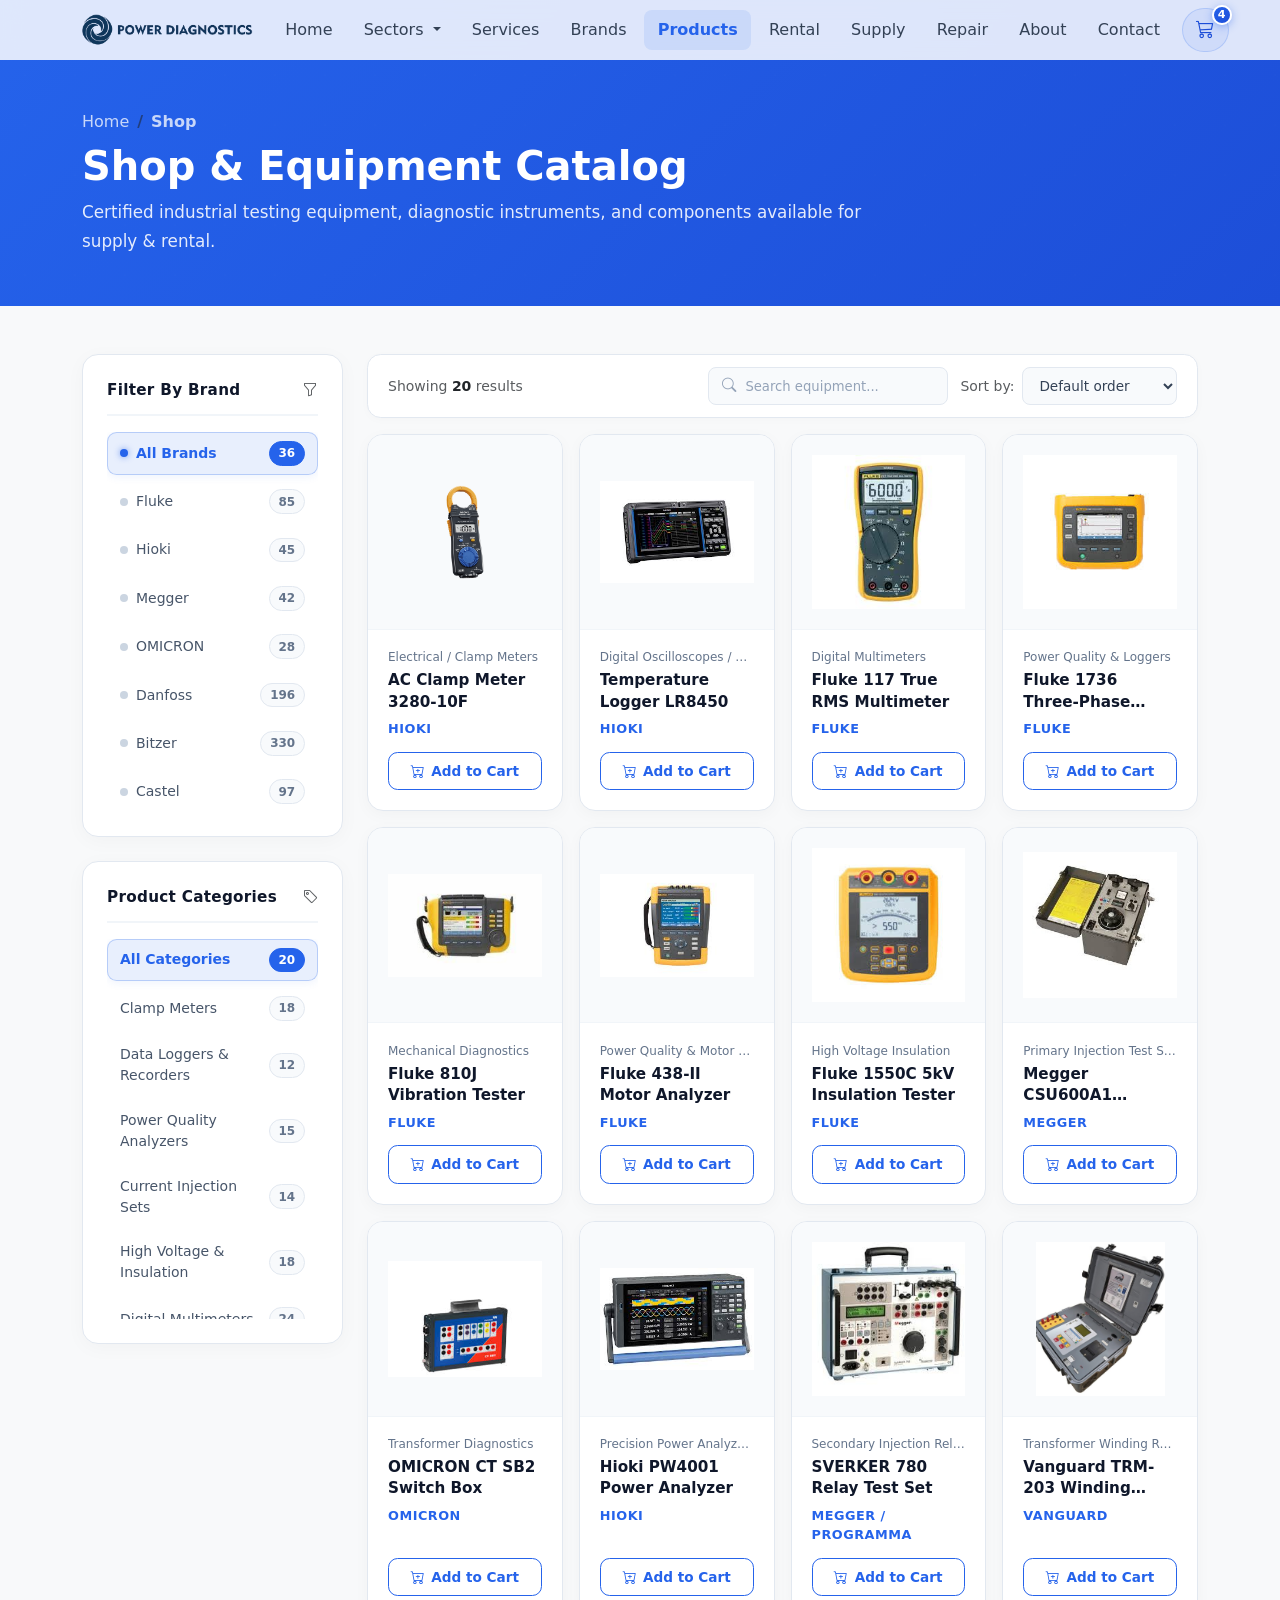
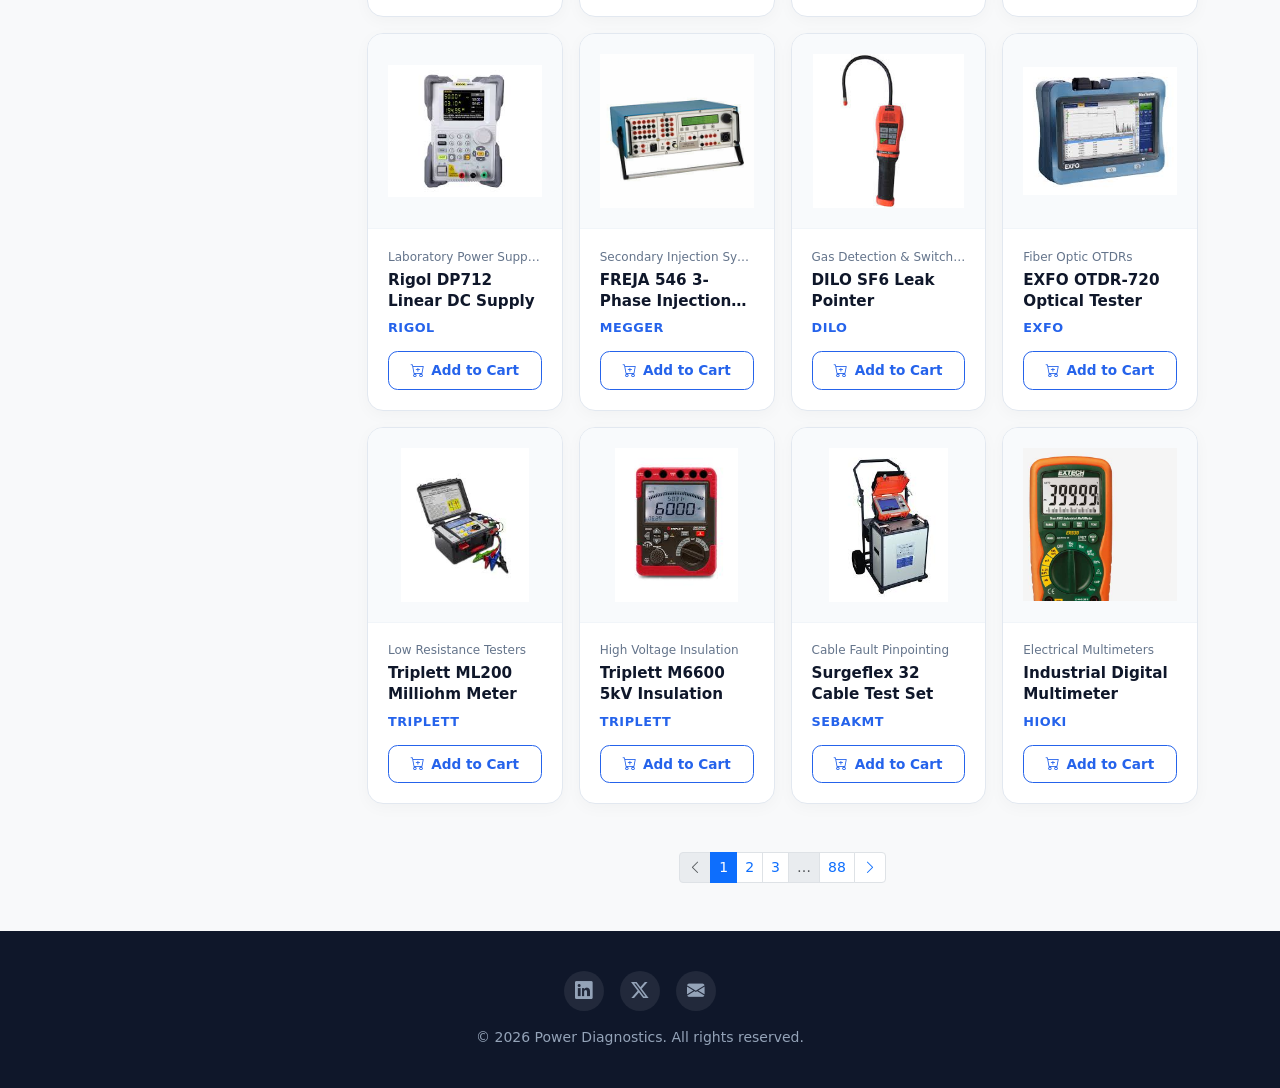
<file: products.html>
<!DOCTYPE html>
<html lang="en">

<head>
  <meta charset="UTF-8">
  <meta name="viewport" content="width=device-width, initial-scale=1.0">
  <title>Shop & Products | Power Diagnostics - Industrial Electrical Test Equipment</title>
  <meta name="description"
    content="Browse our comprehensive catalog of high-voltage testing instruments, diagnostic tools, power analyzers, and electrical measurement equipment.">

  <!-- Favicon and Icons -->
  <link rel="icon" href="favicon.ico" type="image/x-icon">
  <link rel="icon" type="image/png" sizes="32x32" href="favicon-32x32.png">
  <link rel="icon" type="image/png" sizes="16x16" href="favicon-16x16.png">
  <link rel="apple-touch-icon" sizes="180x180" href="apple-touch-icon.png">

  <!-- Bootstrap 5.3 CSS -->
  <link href="https://cdn.jsdelivr.net/npm/bootstrap@5.3.3/dist/css/bootstrap.min.css" rel="stylesheet"
    crossorigin="anonymous">

  <!-- Bootstrap Icons -->
  <link href="https://cdn.jsdelivr.net/npm/bootstrap-icons@1.11.3/font/bootstrap-icons.min.css" rel="stylesheet">

  <!-- Custom Styles -->
  <link href="styles.css" rel="stylesheet">
</head>

<body>

  <!-- ===== Navbar ===== -->
  <nav class="navbar navbar-expand-lg fixed-top" id="mainNav">
    <div class="container">
      <a class="navbar-brand fw-bold" href="index.html">
        <img src="images/common/logo.png" alt="Power Diagnostics" height="40">
      </a>

      <div class="d-flex align-items-center order-lg-last ms-2">
        <button class="nav-cart-btn" type="button" data-bs-toggle="offcanvas" data-bs-target="#cartOffcanvas" aria-controls="cartOffcanvas" title="Shopping Cart">
          <i class="bi bi-cart3"></i>
          <span class="nav-cart-badge">0</span>
        </button>
        <button class="navbar-toggler border-0 shadow-none ms-1" type="button" data-bs-toggle="collapse"
          data-bs-target="#navMenu" aria-controls="navMenu" aria-expanded="false" aria-label="Toggle navigation">
          <span class="navbar-toggler-icon"></span>
        </button>
      </div>

      <div class="collapse navbar-collapse" id="navMenu">
        <ul class="navbar-nav ms-auto gap-lg-1">
          <li class="nav-item"><a class="nav-link" href="index.html#hero">Home</a></li>
          <li class="nav-item dropdown">
            <a class="nav-link dropdown-toggle" href="#" id="sectorsDropdown" role="button" data-bs-toggle="dropdown"
              aria-expanded="false">
              Sectors
            </a>
            <div class="dropdown-menu dropdown-menu-sectors p-4" aria-labelledby="sectorsDropdown">
              <div class="row g-3">
                <div class="col-4">
                  <ul class="list-unstyled mb-0">
                    <li><a class="dropdown-item" href="index.html#sectors">Agriculture</a></li>
                    <li><a class="dropdown-item" href="index.html#sectors">Aviation</a></li>
                    <li><a class="dropdown-item" href="index.html#sectors">Contractors & Building</a></li>
                    <li><a class="dropdown-item" href="index.html#sectors">Construction</a></li>
                    <li><a class="dropdown-item" href="index.html#sectors">Data Centres</a></li>
                    <li><a class="dropdown-item" href="index.html#sectors">Education</a></li>
                    <li><a class="dropdown-item" href="index.html#sectors">Events</a></li>
                    <li><a class="dropdown-item" href="index.html#sectors">Government</a></li>
                  </ul>
                </div>
                <div class="col-4">
                  <ul class="list-unstyled mb-0">
                    <li><a class="dropdown-item" href="index.html#sectors">Healthcare</a></li>
                    <li><a class="dropdown-item" href="index.html#sectors">Hospitality</a></li>
                    <li><a class="dropdown-item" href="index.html#sectors">Logistics</a></li>
                    <li><a class="dropdown-item" href="index.html#sectors">Manufacturing</a></li>
                    <li><a class="dropdown-item" href="index.html#sectors">Mining</a></li>
                    <li><a class="dropdown-item" href="index.html#sectors">Oil and Gas</a></li>
                    <li><a class="dropdown-item" href="index.html#sectors">Petrochemical</a></li>
                    <li><a class="dropdown-item" href="index.html#sectors">Pharmaceuticals</a></li>
                  </ul>
                </div>
                <div class="col-4">
                  <ul class="list-unstyled mb-0">
                    <li><a class="dropdown-item" href="index.html#sectors">Renewable Energy</a></li>
                    <li><a class="dropdown-item" href="index.html#sectors">Retail</a></li>
                    <li><a class="dropdown-item" href="index.html#sectors">Shipping</a></li>
                    <li><a class="dropdown-item" href="index.html#sectors">Telecommunications</a></li>
                    <li><a class="dropdown-item" href="index.html#sectors">Transport</a></li>
                    <li><a class="dropdown-item" href="index.html#sectors">Utilities</a></li>
                    <li><a class="dropdown-item" href="index.html#sectors">Warehouse & Distribution</a></li>
                    <li><a class="dropdown-item" href="index.html#sectors">Water & Wastewater</a></li>
                  </ul>
                </div>
              </div>
            </div>
          </li>
          <li class="nav-item"><a class="nav-link" href="index.html#services">Services</a></li>
          <li class="nav-item"><a class="nav-link" href="brands.html">Brands</a></li>
          <li class="nav-item"><a class="nav-link active" href="products.html">Products</a></li>
          <li class="nav-item"><a class="nav-link" href="rental.html">Rental</a></li>
          <li class="nav-item"><a class="nav-link" href="supply.html">Supply</a></li>
          <li class="nav-item"><a class="nav-link" href="repair.html">Repair</a></li>
          <li class="nav-item"><a class="nav-link" href="index.html#about">About</a></li>
          <li class="nav-item"><a class="nav-link" href="index.html#contact">Contact</a></li>
        </ul>
      </div>
    </div>
  </nav>

  <!-- ===== Shop Hero Header ===== -->
  <section class="rental-hero-section d-flex align-items-center" style="min-height: 34vh; padding-top: 6.5rem; padding-bottom: 2.75rem;">
    <div class="container">
      <div class="row">
        <div class="col-12 slide-in-left">
          <nav aria-label="breadcrumb">
            <ol class="breadcrumb mb-2 opacity-75">
              <li class="breadcrumb-item"><a href="index.html" class="text-white text-decoration-none">Home</a></li>
              <li class="breadcrumb-item active text-white fw-semibold" aria-current="page">Shop</li>
            </ol>
          </nav>
          <h1 class="display-6 fw-bold mb-2 text-white">Shop & Equipment Catalog</h1>
          <p class="lead mb-0 text-white" style="max-width: 800px; font-size: 1.05rem; opacity: 0.88;">
            Certified industrial testing equipment, diagnostic instruments, and components available for supply & rental.
          </p>
        </div>
      </div>
    </div>
  </section>

  <!-- ===== Shop Main Content ===== -->
  <section class="section-padding bg-light py-5">
    <div class="container">
      <div class="row g-4">

        <!-- Left Sidebar: Filters -->
        <div class="col-lg-3">
          
          <!-- Filter By Brand -->
          <div class="shop-sidebar mb-4">
            <div class="sidebar-heading">
              <span>Filter By Brand</span>
              <i class="bi bi-funnel text-muted"></i>
            </div>
            <ul class="sidebar-list">
              <li class="sidebar-item">
                <a href="#" class="sidebar-link sidebar-brand-link active" data-brand="all">
                  <span class="sidebar-brand-name">
                    <span class="sidebar-brand-dot"></span> All Brands
                  </span>
                  <span class="sidebar-count-badge">36</span>
                </a>
              </li>
              <li class="sidebar-item">
                <a href="#" class="sidebar-link sidebar-brand-link" data-brand="Fluke">
                  <span class="sidebar-brand-name">
                    <span class="sidebar-brand-dot"></span> Fluke
                  </span>
                  <span class="sidebar-count-badge">85</span>
                </a>
              </li>
              <li class="sidebar-item">
                <a href="#" class="sidebar-link sidebar-brand-link" data-brand="Hioki">
                  <span class="sidebar-brand-name">
                    <span class="sidebar-brand-dot"></span> Hioki
                  </span>
                  <span class="sidebar-count-badge">45</span>
                </a>
              </li>
              <li class="sidebar-item">
                <a href="#" class="sidebar-link sidebar-brand-link" data-brand="Megger">
                  <span class="sidebar-brand-name">
                    <span class="sidebar-brand-dot"></span> Megger
                  </span>
                  <span class="sidebar-count-badge">42</span>
                </a>
              </li>
              <li class="sidebar-item">
                <a href="#" class="sidebar-link sidebar-brand-link" data-brand="OMICRON">
                  <span class="sidebar-brand-name">
                    <span class="sidebar-brand-dot"></span> OMICRON
                  </span>
                  <span class="sidebar-count-badge">28</span>
                </a>
              </li>
              <li class="sidebar-item">
                <a href="#" class="sidebar-link sidebar-brand-link" data-brand="Danfoss">
                  <span class="sidebar-brand-name">
                    <span class="sidebar-brand-dot"></span> Danfoss
                  </span>
                  <span class="sidebar-count-badge">196</span>
                </a>
              </li>
              <li class="sidebar-item">
                <a href="#" class="sidebar-link sidebar-brand-link" data-brand="Bitzer">
                  <span class="sidebar-brand-name">
                    <span class="sidebar-brand-dot"></span> Bitzer
                  </span>
                  <span class="sidebar-count-badge">330</span>
                </a>
              </li>
              <li class="sidebar-item">
                <a href="#" class="sidebar-link sidebar-brand-link" data-brand="Castel">
                  <span class="sidebar-brand-name">
                    <span class="sidebar-brand-dot"></span> Castel
                  </span>
                  <span class="sidebar-count-badge">97</span>
                </a>
              </li>
              <li class="sidebar-item">
                <a href="#" class="sidebar-link sidebar-brand-link" data-brand="AKO">
                  <span class="sidebar-brand-name">
                    <span class="sidebar-brand-dot"></span> AKO
                  </span>
                  <span class="sidebar-count-badge">9</span>
                </a>
              </li>
              <li class="sidebar-item">
                <a href="#" class="sidebar-link sidebar-brand-link" data-brand="Vanguard">
                  <span class="sidebar-brand-name">
                    <span class="sidebar-brand-dot"></span> Vanguard
                  </span>
                  <span class="sidebar-count-badge">18</span>
                </a>
              </li>
              <li class="sidebar-item">
                <a href="#" class="sidebar-link sidebar-brand-link" data-brand="Rigol">
                  <span class="sidebar-brand-name">
                    <span class="sidebar-brand-dot"></span> Rigol
                  </span>
                  <span class="sidebar-count-badge">24</span>
                </a>
              </li>
              <li class="sidebar-item">
                <a href="#" class="sidebar-link sidebar-brand-link" data-brand="DILO">
                  <span class="sidebar-brand-name">
                    <span class="sidebar-brand-dot"></span> DILO
                  </span>
                  <span class="sidebar-count-badge">14</span>
                </a>
              </li>
              <li class="sidebar-item">
                <a href="#" class="sidebar-link sidebar-brand-link" data-brand="EXFO">
                  <span class="sidebar-brand-name">
                    <span class="sidebar-brand-dot"></span> EXFO
                  </span>
                  <span class="sidebar-count-badge">19</span>
                </a>
              </li>
              <li class="sidebar-item">
                <a href="#" class="sidebar-link sidebar-brand-link" data-brand="Triplett">
                  <span class="sidebar-brand-name">
                    <span class="sidebar-brand-dot"></span> Triplett
                  </span>
                  <span class="sidebar-count-badge">22</span>
                </a>
              </li>
              <li class="sidebar-item">
                <a href="#" class="sidebar-link sidebar-brand-link" data-brand="SebaKMT">
                  <span class="sidebar-brand-name">
                    <span class="sidebar-brand-dot"></span> SebaKMT
                  </span>
                  <span class="sidebar-count-badge">15</span>
                </a>
              </li>
            </ul>
          </div>

          <!-- Product Categories -->
          <div class="shop-sidebar">
            <div class="sidebar-heading">
              <span>Product Categories</span>
              <i class="bi bi-tag text-muted"></i>
            </div>
            <ul class="sidebar-list">
              <li class="sidebar-item">
                <a href="#" class="sidebar-link sidebar-cat-link active" data-category="all">
                  <span>All Categories</span>
                  <span class="sidebar-count-badge">20</span>
                </a>
              </li>
              <li class="sidebar-item">
                <a href="#" class="sidebar-link sidebar-cat-link" data-category="Clamp Meter">
                  <span>Clamp Meters</span>
                  <span class="sidebar-count-badge">18</span>
                </a>
              </li>
              <li class="sidebar-item">
                <a href="#" class="sidebar-link sidebar-cat-link" data-category="Data Logger">
                  <span>Data Loggers & Recorders</span>
                  <span class="sidebar-count-badge">12</span>
                </a>
              </li>
              <li class="sidebar-item">
                <a href="#" class="sidebar-link sidebar-cat-link" data-category="Power Quality">
                  <span>Power Quality Analyzers</span>
                  <span class="sidebar-count-badge">15</span>
                </a>
              </li>
              <li class="sidebar-item">
                <a href="#" class="sidebar-link sidebar-cat-link" data-category="Injection">
                  <span>Current Injection Sets</span>
                  <span class="sidebar-count-badge">14</span>
                </a>
              </li>
              <li class="sidebar-item">
                <a href="#" class="sidebar-link sidebar-cat-link" data-category="Insulation">
                  <span>High Voltage & Insulation</span>
                  <span class="sidebar-count-badge">18</span>
                </a>
              </li>
              <li class="sidebar-item">
                <a href="#" class="sidebar-link sidebar-cat-link" data-category="Multimeter">
                  <span>Digital Multimeters</span>
                  <span class="sidebar-count-badge">24</span>
                </a>
              </li>
              <li class="sidebar-item">
                <a href="#" class="sidebar-link sidebar-cat-link" data-category="Diagnostic">
                  <span>Diagnostics & Sensors</span>
                  <span class="sidebar-count-badge">16</span>
                </a>
              </li>
              <li class="sidebar-item">
                <a href="#" class="sidebar-link sidebar-cat-link" data-category="Valves">
                  <span>Solenoid Valves & Controls</span>
                  <span class="sidebar-count-badge">92</span>
                </a>
              </li>
              <li class="sidebar-item">
                <a href="#" class="sidebar-link sidebar-cat-link" data-category="Cable Faults">
                  <span>Cable Fault Location</span>
                  <span class="sidebar-count-badge">15</span>
                </a>
              </li>
            </ul>
          </div>

        </div>

        <!-- Right Content: Shop Product Grid -->
        <div class="col-lg-9">
          
          <!-- Shop Toolbar -->
          <div class="shop-toolbar-card mb-3">
            <div class="shop-toolbar-left">
              <span class="text-muted small">Showing <span id="shopResultCount" class="fw-bold text-dark">20</span> results</span>
            </div>

            <div class="shop-toolbar-right">
              <!-- Styled Search Box -->
              <div class="shop-search-wrapper">
                <i class="bi bi-search shop-search-icon"></i>
                <input type="text" id="shopSearchInput" class="shop-search-input" placeholder="Search equipment...">
                <button type="button" id="shopSearchClear" class="shop-search-clear d-none" title="Clear search">
                  <i class="bi bi-x-lg"></i>
                </button>
              </div>

              <!-- Sort Dropdown -->
              <div class="shop-sort-group">
                <label for="shopSortSelect" class="small text-muted text-nowrap mb-0 d-none d-sm-inline">Sort by:</label>
                <select id="shopSortSelect" class="shop-sort-select">
                  <option value="default">Default order</option>
                  <option value="name-asc">Name: A to Z</option>
                  <option value="name-desc">Name: Z to A</option>
                  <option value="brand">Brand</option>
                </select>
              </div>
            </div>
          </div>

          <!-- Active Filters Bar (✕ Clear filters | ✕ FilterName) -->
          <div id="activeFiltersBar" class="active-filters-bar d-none">
            <a href="#" id="clearAllFiltersBtn" class="filter-tag-clear">
              <i class="bi bi-x-lg"></i> Clear filters
            </a>
            <span class="filter-divider">|</span>
            <div id="activeFilterTagsList" class="d-flex flex-wrap align-items-center gap-2">
              <!-- Injected dynamically by script.js -->
            </div>
          </div>

          <!-- Product Grid (4-Columns) -->
          <div class="row g-3" id="shopProductsGrid">

            <!-- Item 1: AC Clamp Meter 3280-10F -->
            <div class="col-sm-6 col-md-4 col-xl-3 shop-product-item" data-id="hioki-3280-10f" data-brand="Hioki" data-category="Clamp Meter" data-name="AC Clamp Meter 3280-10F" data-desc="Drop-proof compact AC clamp meter measuring up to 1000A AC.">
              <div class="shop-card">
                <div class="shop-card-img-wrap">
                  <img src="images/equipment/hioki-3280-10f.jpg" alt="AC Clamp Meter 3280-10F">
                </div>
                <div class="shop-card-body">
                  <div class="shop-card-category">Electrical / Clamp Meters</div>
                  <h6 class="shop-card-title">AC Clamp Meter 3280-10F</h6>
                  <div class="shop-card-brand">Hioki</div>
                  <button type="button" class="btn-add-to-cart" data-id="hioki-3280-10f" data-name="AC Clamp Meter 3280-10F" data-brand="Hioki" data-category="Clamp Meter" data-image="images/equipment/hioki-3280-10f.jpg">
                    <i class="bi bi-cart-plus"></i> Add to Cart
                  </button>
                </div>
              </div>
            </div>

            <!-- Item 2: Temperature Logger LR8450 -->
            <div class="col-sm-6 col-md-4 col-xl-3 shop-product-item" data-id="hioki-lr8450" data-brand="Hioki" data-category="Data Logger" data-name="Temperature Logger LR8450" data-desc="High-speed modular multichannel data logger for voltage and temperature.">
              <div class="shop-card">
                <div class="shop-card-img-wrap">
                  <img src="images/equipment/hioki-lr8450.jpg" alt="Temperature Logger LR8450">
                </div>
                <div class="shop-card-body">
                  <div class="shop-card-category">Digital Oscilloscopes / Recorders</div>
                  <h6 class="shop-card-title">Temperature Logger LR8450</h6>
                  <div class="shop-card-brand">Hioki</div>
                  <button type="button" class="btn-add-to-cart" data-id="hioki-lr8450" data-name="Temperature Logger LR8450" data-brand="Hioki" data-category="Data Logger" data-image="images/equipment/hioki-lr8450.jpg">
                    <i class="bi bi-cart-plus"></i> Add to Cart
                  </button>
                </div>
              </div>
            </div>

            <!-- Item 3: Fluke 117 Multimeter -->
            <div class="col-sm-6 col-md-4 col-xl-3 shop-product-item" data-id="fluke-117" data-brand="Fluke" data-category="Multimeter" data-name="Fluke 117 Electricians Multimeter" data-desc="True-RMS multimeter with VoltAlert non-contact voltage detection.">
              <div class="shop-card">
                <div class="shop-card-img-wrap">
                  <img src="images/equipment/fluke-117.jpg" alt="Fluke 117 Electricians Multimeter">
                </div>
                <div class="shop-card-body">
                  <div class="shop-card-category">Digital Multimeters</div>
                  <h6 class="shop-card-title">Fluke 117 True RMS Multimeter</h6>
                  <div class="shop-card-brand">Fluke</div>
                  <button type="button" class="btn-add-to-cart" data-id="fluke-117" data-name="Fluke 117 Electricians Multimeter" data-brand="Fluke" data-category="Multimeter" data-image="images/equipment/fluke-117.jpg">
                    <i class="bi bi-cart-plus"></i> Add to Cart
                  </button>
                </div>
              </div>
            </div>

            <!-- Item 4: Fluke 1736 Power Logger -->
            <div class="col-sm-6 col-md-4 col-xl-3 shop-product-item" data-id="fluke-1736" data-brand="Fluke" data-category="Power Quality" data-name="Fluke 1736 3-Phase Power Logger" data-desc="Precision 3-phase power logger for comprehensive energy audits and harmonics.">
              <div class="shop-card">
                <div class="shop-card-img-wrap">
                  <img src="images/equipment/fluke-1736.jpg" alt="Fluke 1736 Power Logger">
                </div>
                <div class="shop-card-body">
                  <div class="shop-card-category">Power Quality & Loggers</div>
                  <h6 class="shop-card-title">Fluke 1736 Three-Phase Power Logger</h6>
                  <div class="shop-card-brand">Fluke</div>
                  <button type="button" class="btn-add-to-cart" data-id="fluke-1736" data-name="Fluke 1736 3-Phase Power Logger" data-brand="Fluke" data-category="Power Quality" data-image="images/equipment/fluke-1736.jpg">
                    <i class="bi bi-cart-plus"></i> Add to Cart
                  </button>
                </div>
              </div>
            </div>

            <!-- Item 5: Fluke 810J Vibration Tester -->
            <div class="col-sm-6 col-md-4 col-xl-3 shop-product-item" data-id="fluke-810j" data-brand="Fluke" data-category="Diagnostic" data-name="Fluke 810J Vibration Tester" data-desc="Diagnostic vibration tester identifying mechanical faults without measurement history.">
              <div class="shop-card">
                <div class="shop-card-img-wrap">
                  <img src="images/equipment/fluke-810j.jpg" alt="Fluke 810J Vibration Tester">
                </div>
                <div class="shop-card-body">
                  <div class="shop-card-category">Mechanical Diagnostics</div>
                  <h6 class="shop-card-title">Fluke 810J Vibration Tester</h6>
                  <div class="shop-card-brand">Fluke</div>
                  <button type="button" class="btn-add-to-cart" data-id="fluke-810j" data-name="Fluke 810J Vibration Tester" data-brand="Fluke" data-category="Diagnostic" data-image="images/equipment/fluke-810j.jpg">
                    <i class="bi bi-cart-plus"></i> Add to Cart
                  </button>
                </div>
              </div>
            </div>

            <!-- Item 6: Fluke 438-II Motor Analyzer -->
            <div class="col-sm-6 col-md-4 col-xl-3 shop-product-item" data-id="fluke-438" data-brand="Fluke" data-category="Power Quality" data-name="Fluke 438-II Power Quality & Motor Analyzer" data-desc="Advanced 3-phase analyzer measuring power quality metrics and motor mechanical power.">
              <div class="shop-card">
                <div class="shop-card-img-wrap">
                  <img src="images/equipment/fluke-438.jpg" alt="Fluke 438-II Motor Analyzer">
                </div>
                <div class="shop-card-body">
                  <div class="shop-card-category">Power Quality & Motor Health</div>
                  <h6 class="shop-card-title">Fluke 438-II Motor Analyzer</h6>
                  <div class="shop-card-brand">Fluke</div>
                  <button type="button" class="btn-add-to-cart" data-id="fluke-438" data-name="Fluke 438-II Motor Analyzer" data-brand="Fluke" data-category="Power Quality" data-image="images/equipment/fluke-438.jpg">
                    <i class="bi bi-cart-plus"></i> Add to Cart
                  </button>
                </div>
              </div>
            </div>

            <!-- Item 7: Fluke 1550C 5kV Insulation Tester -->
            <div class="col-sm-6 col-md-4 col-xl-3 shop-product-item" data-id="fluke-1550c" data-brand="Fluke" data-category="Insulation" data-name="Fluke 1550C 5kV Insulation Tester" data-desc="Digital high voltage insulation testing up to 5000V with resistance up to 2 TΩ.">
              <div class="shop-card">
                <div class="shop-card-img-wrap">
                  <img src="images/equipment/fluke-1550c.jpg" alt="Fluke 1550C 5kV Insulation Tester">
                </div>
                <div class="shop-card-body">
                  <div class="shop-card-category">High Voltage Insulation</div>
                  <h6 class="shop-card-title">Fluke 1550C 5kV Insulation Tester</h6>
                  <div class="shop-card-brand">Fluke</div>
                  <button type="button" class="btn-add-to-cart" data-id="fluke-1550c" data-name="Fluke 1550C 5kV Insulation Tester" data-brand="Fluke" data-category="Insulation" data-image="images/equipment/fluke-1550c.jpg">
                    <i class="bi bi-cart-plus"></i> Add to Cart
                  </button>
                </div>
              </div>
            </div>

            <!-- Item 8: Megger CSU600A1 Injection Unit -->
            <div class="col-sm-6 col-md-4 col-xl-3 shop-product-item" data-id="megger-csu600a1" data-brand="Megger" data-category="Injection" data-name="Megger CSU600A1 Primary Injection Supply Unit" data-desc="0-600A current supply unit for CT turn-ratio and protective relay testing.">
              <div class="shop-card">
                <div class="shop-card-img-wrap">
                  <img src="images/equipment/meggeri-csu600a1.jpg" alt="Megger CSU600A1">
                </div>
                <div class="shop-card-body">
                  <div class="shop-card-category">Primary Injection Test Sets</div>
                  <h6 class="shop-card-title">Megger CSU600A1 Current Supply</h6>
                  <div class="shop-card-brand">Megger</div>
                  <button type="button" class="btn-add-to-cart" data-id="megger-csu600a1" data-name="Megger CSU600A1 Current Supply" data-brand="Megger" data-category="Injection" data-image="images/equipment/meggeri-csu600a1.jpg">
                    <i class="bi bi-cart-plus"></i> Add to Cart
                  </button>
                </div>
              </div>
            </div>

            <!-- Item 9: OMICRON CT SB2 -->
            <div class="col-sm-6 col-md-4 col-xl-3 shop-product-item" data-id="omicron-ct-sb2" data-brand="OMICRON" data-category="Diagnostic" data-name="OMICRON CT SB2 Switch Box" data-desc="Automated multi-ratio current transformer test accessory for OMICRON CT Analyzer.">
              <div class="shop-card">
                <div class="shop-card-img-wrap">
                  <img src="images/equipment/omicron-ct-sb2.jpg" alt="OMICRON CT SB2">
                </div>
                <div class="shop-card-body">
                  <div class="shop-card-category">Transformer Diagnostics</div>
                  <h6 class="shop-card-title">OMICRON CT SB2 Switch Box</h6>
                  <div class="shop-card-brand">OMICRON</div>
                  <button type="button" class="btn-add-to-cart" data-id="omicron-ct-sb2" data-name="OMICRON CT SB2 Switch Box" data-brand="OMICRON" data-category="Diagnostic" data-image="images/equipment/omicron-ct-sb2.jpg">
                    <i class="bi bi-cart-plus"></i> Add to Cart
                  </button>
                </div>
              </div>
            </div>

            <!-- Item 10: Hioki PW4001 Power Analyzer -->
            <div class="col-sm-6 col-md-4 col-xl-3 shop-product-item" data-id="hioki-pw4001" data-brand="Hioki" data-category="Power Quality" data-name="Hioki PW4001 Portable Power Analyzer" data-desc="4-channel precision power analyzer offering high DC accuracy and 600 kHz bandwidth.">
              <div class="shop-card">
                <div class="shop-card-img-wrap">
                  <img src="images/equipment/hioki-pw4001.jpg" alt="Hioki PW4001 Power Analyzer">
                </div>
                <div class="shop-card-body">
                  <div class="shop-card-category">Precision Power Analyzers</div>
                  <h6 class="shop-card-title">Hioki PW4001 Power Analyzer</h6>
                  <div class="shop-card-brand">Hioki</div>
                  <button type="button" class="btn-add-to-cart" data-id="hioki-pw4001" data-name="Hioki PW4001 Power Analyzer" data-brand="Hioki" data-category="Power Quality" data-image="images/equipment/hioki-pw4001.jpg">
                    <i class="bi bi-cart-plus"></i> Add to Cart
                  </button>
                </div>
              </div>
            </div>

            <!-- Item 11: Programma SVERKER 780 -->
            <div class="col-sm-6 col-md-4 col-xl-3 shop-product-item" data-id="sverker-780" data-brand="Megger" data-category="Injection" data-name="Programma SVERKER 780 Relay Test Set" data-desc="Secondary current injection test set for protective relay equipment with phase-shifting.">
              <div class="shop-card">
                <div class="shop-card-img-wrap">
                  <img src="images/equipment/sverker-780.jpg" alt="SVERKER 780 Relay Test Set">
                </div>
                <div class="shop-card-body">
                  <div class="shop-card-category">Secondary Injection Relay Testers</div>
                  <h6 class="shop-card-title">SVERKER 780 Relay Test Set</h6>
                  <div class="shop-card-brand">Megger / Programma</div>
                  <button type="button" class="btn-add-to-cart" data-id="sverker-780" data-name="SVERKER 780 Relay Test Set" data-brand="Megger" data-category="Injection" data-image="images/equipment/sverker-780.jpg">
                    <i class="bi bi-cart-plus"></i> Add to Cart
                  </button>
                </div>
              </div>
            </div>

            <!-- Item 12: Vanguard TRM-203 -->
            <div class="col-sm-6 col-md-4 col-xl-3 shop-product-item" data-id="vanguard-trm-203" data-brand="Vanguard" data-category="Diagnostic" data-name="Vanguard TRM-203 Transformer Winding Meter" data-desc="3-phase 20A transformer winding resistance meter with rapid automatic demagnetization.">
              <div class="shop-card">
                <div class="shop-card-img-wrap">
                  <img src="images/equipment/vanguard-trm-203.jpg" alt="Vanguard TRM-203">
                </div>
                <div class="shop-card-body">
                  <div class="shop-card-category">Transformer Winding Resistance</div>
                  <h6 class="shop-card-title">Vanguard TRM-203 Winding Meter</h6>
                  <div class="shop-card-brand">Vanguard</div>
                  <button type="button" class="btn-add-to-cart" data-id="vanguard-trm-203" data-name="Vanguard TRM-203 Winding Meter" data-brand="Vanguard" data-category="Diagnostic" data-image="images/equipment/vanguard-trm-203.jpg">
                    <i class="bi bi-cart-plus"></i> Add to Cart
                  </button>
                </div>
              </div>
            </div>

            <!-- Item 13: Rigol DP712 Power Supply -->
            <div class="col-sm-6 col-md-4 col-xl-3 shop-product-item" data-id="rigol-dp712" data-brand="Rigol" data-category="Diagnostic" data-name="Rigol DP712 Programmable DC Power Supply" data-desc="Laboratory DC power supply 50V/3A 150W with programmable timer curves.">
              <div class="shop-card">
                <div class="shop-card-img-wrap">
                  <img src="images/equipment/rigol-dp712.jpg" alt="Rigol DP712 Power Supply">
                </div>
                <div class="shop-card-body">
                  <div class="shop-card-category">Laboratory Power Supplies</div>
                  <h6 class="shop-card-title">Rigol DP712 Linear DC Supply</h6>
                  <div class="shop-card-brand">Rigol</div>
                  <button type="button" class="btn-add-to-cart" data-id="rigol-dp712" data-name="Rigol DP712 Linear DC Supply" data-brand="Rigol" data-category="Diagnostic" data-image="images/equipment/rigol-dp712.jpg">
                    <i class="bi bi-cart-plus"></i> Add to Cart
                  </button>
                </div>
              </div>
            </div>

            <!-- Item 14: FREJA 546 Injection Kit -->
            <div class="col-sm-6 col-md-4 col-xl-3 shop-product-item" data-id="freja-546" data-brand="Megger" data-category="Injection" data-name="FREJA 546 Secondary Injection Relay Test Set" data-desc="Touchscreen protection relay test system with multi-channel current and voltage outputs.">
              <div class="shop-card">
                <div class="shop-card-img-wrap">
                  <img src="images/equipment/freja-546.jpg" alt="FREJA 546 Injection Kit">
                </div>
                <div class="shop-card-body">
                  <div class="shop-card-category">Secondary Injection Systems</div>
                  <h6 class="shop-card-title">FREJA 546 3-Phase Injection Kit</h6>
                  <div class="shop-card-brand">Megger</div>
                  <button type="button" class="btn-add-to-cart" data-id="freja-546" data-name="FREJA 546 3-Phase Injection Kit" data-brand="Megger" data-category="Injection" data-image="images/equipment/freja-546.jpg">
                    <i class="bi bi-cart-plus"></i> Add to Cart
                  </button>
                </div>
              </div>
            </div>

            <!-- Item 15: DILO SF6 LeakPointer -->
            <div class="col-sm-6 col-md-4 col-xl-3 shop-product-item" data-id="dilo-sf6" data-brand="DILO" data-category="Diagnostic" data-name="DILO SF6 Gas Leakage Detector" data-desc="Cordless corona discharge leak detector for SF6 high-voltage switchgear.">
              <div class="shop-card">
                <div class="shop-card-img-wrap">
                  <img src="images/equipment/sf6-detector.jpg" alt="DILO SF6 Leak Detector">
                </div>
                <div class="shop-card-body">
                  <div class="shop-card-category">Gas Detection & Switchgear</div>
                  <h6 class="shop-card-title">DILO SF6 Leak Pointer</h6>
                  <div class="shop-card-brand">DILO</div>
                  <button type="button" class="btn-add-to-cart" data-id="dilo-sf6" data-name="DILO SF6 Leak Pointer" data-brand="DILO" data-category="Diagnostic" data-image="images/equipment/sf6-detector.jpg">
                    <i class="bi bi-cart-plus"></i> Add to Cart
                  </button>
                </div>
              </div>
            </div>

            <!-- Item 16: EXFO OTDR 720 -->
            <div class="col-sm-6 col-md-4 col-xl-3 shop-product-item" data-id="exfo-720" data-brand="EXFO" data-category="Diagnostic" data-name="EXFO OTDR-720 Access Network Tester" data-desc="Handheld optical reflectometer for LAN, FTTA, and data center fiber diagnostics.">
              <div class="shop-card">
                <div class="shop-card-img-wrap">
                  <img src="images/equipment/otdr-exfo-720.jpg" alt="EXFO OTDR 720">
                </div>
                <div class="shop-card-body">
                  <div class="shop-card-category">Fiber Optic OTDRs</div>
                  <h6 class="shop-card-title">EXFO OTDR-720 Optical Tester</h6>
                  <div class="shop-card-brand">EXFO</div>
                  <button type="button" class="btn-add-to-cart" data-id="exfo-720" data-name="EXFO OTDR-720 Optical Tester" data-brand="EXFO" data-category="Diagnostic" data-image="images/equipment/otdr-exfo-720.jpg">
                    <i class="bi bi-cart-plus"></i> Add to Cart
                  </button>
                </div>
              </div>
            </div>

            <!-- Item 17: Triplett ML200 Milliohm Meter -->
            <div class="col-sm-6 col-md-4 col-xl-3 shop-product-item" data-id="triplett-ml200" data-brand="Triplett" data-category="Diagnostic" data-name="Triplett ML200 Milliohm Meter" data-desc="4-wire Kelvin test method milliohm meter for contacts and low resistance.">
              <div class="shop-card">
                <div class="shop-card-img-wrap">
                  <img src="images/equipment/triplett-ml200.jpg" alt="Triplett ML200">
                </div>
                <div class="shop-card-body">
                  <div class="shop-card-category">Low Resistance Testers</div>
                  <h6 class="shop-card-title">Triplett ML200 Milliohm Meter</h6>
                  <div class="shop-card-brand">Triplett</div>
                  <button type="button" class="btn-add-to-cart" data-id="triplett-ml200" data-name="Triplett ML200 Milliohm Meter" data-brand="Triplett" data-category="Diagnostic" data-image="images/equipment/triplett-ml200.jpg">
                    <i class="bi bi-cart-plus"></i> Add to Cart
                  </button>
                </div>
              </div>
            </div>

            <!-- Item 18: Triplett M6600 5kV Tester -->
            <div class="col-sm-6 col-md-4 col-xl-3 shop-product-item" data-id="triplett-m6600" data-brand="Triplett" data-category="Insulation" data-name="Triplett M6600 5kV Insulation Tester" data-desc="High voltage insulation tester measuring up to 60 GΩ with test voltages to 5000V.">
              <div class="shop-card">
                <div class="shop-card-img-wrap">
                  <img src="images/equipment/triplett-m6600.jpg" alt="Triplett M6600">
                </div>
                <div class="shop-card-body">
                  <div class="shop-card-category">High Voltage Insulation</div>
                  <h6 class="shop-card-title">Triplett M6600 5kV Insulation</h6>
                  <div class="shop-card-brand">Triplett</div>
                  <button type="button" class="btn-add-to-cart" data-id="triplett-m6600" data-name="Triplett M6600 5kV Insulation" data-brand="Triplett" data-category="Insulation" data-image="images/equipment/triplett-m6600.jpg">
                    <i class="bi bi-cart-plus"></i> Add to Cart
                  </button>
                </div>
              </div>
            </div>

            <!-- Item 19: Surgeflex 32 Cable Test System -->
            <div class="col-sm-6 col-md-4 col-xl-3 shop-product-item" data-id="sebakmt-sfx32" data-brand="SebaKMT" data-category="Cable Faults" data-name="SebaKMT Surgeflex 32 Cable Test System" data-desc="Medium-voltage cable fault location system up to 32 kV with Teleflex radar.">
              <div class="shop-card">
                <div class="shop-card-img-wrap">
                  <img src="images/equipment/spx32-1750.jpg" alt="Surgeflex 32">
                </div>
                <div class="shop-card-body">
                  <div class="shop-card-category">Cable Fault Pinpointing</div>
                  <h6 class="shop-card-title">Surgeflex 32 Cable Test Set</h6>
                  <div class="shop-card-brand">SebaKMT</div>
                  <button type="button" class="btn-add-to-cart" data-id="sebakmt-sfx32" data-name="Surgeflex 32 Cable Test Set" data-brand="SebaKMT" data-category="Cable Faults" data-image="images/equipment/spx32-1750.jpg">
                    <i class="bi bi-cart-plus"></i> Add to Cart
                  </button>
                </div>
              </div>
            </div>

            <!-- Item 20: Digital Multimeters Standard -->
            <div class="col-sm-6 col-md-4 col-xl-3 shop-product-item" data-id="generic-dmm" data-brand="Hioki" data-category="Multimeter" data-name="Hioki Industrial Digital Multimeter" data-desc="Heavy-duty true-RMS digital multimeter with CAT IV safety rating.">
              <div class="shop-card">
                <div class="shop-card-img-wrap">
                  <img src="images/equipment/digital-multimeters_3.jpg" alt="Industrial Digital Multimeter">
                </div>
                <div class="shop-card-body">
                  <div class="shop-card-category">Electrical Multimeters</div>
                  <h6 class="shop-card-title">Industrial Digital Multimeter</h6>
                  <div class="shop-card-brand">Hioki</div>
                  <button type="button" class="btn-add-to-cart" data-id="generic-dmm" data-name="Industrial Digital Multimeter" data-brand="Hioki" data-category="Multimeter" data-image="images/equipment/digital-multimeters_3.jpg">
                    <i class="bi bi-cart-plus"></i> Add to Cart
                  </button>
                </div>
              </div>
            </div>

          </div>

          <!-- No Products Found Message -->
          <div id="shopNoProducts" class="text-center py-5 d-none bg-white rounded-3 border p-5 mt-3">
            <i class="bi bi-box-seam text-muted mb-3" style="font-size: 3rem;"></i>
            <h5 class="fw-bold">No Equipment Found</h5>
            <p class="text-muted mb-3">No products match your active brand/category or search filter.</p>
            <a href="products.html" class="btn btn-outline-primary btn-sm px-3">Reset All Filters</a>
          </div>

          <!-- Pagination -->
          <div class="d-flex justify-content-center mt-5">
            <nav aria-label="Page navigation">
              <ul class="pagination pagination-sm mb-0">
                <li class="page-item disabled"><a class="page-link" href="#"><i class="bi bi-chevron-left"></i></a></li>
                <li class="page-item active"><a class="page-link" href="#">1</a></li>
                <li class="page-item"><a class="page-link" href="#">2</a></li>
                <li class="page-item"><a class="page-link" href="#">3</a></li>
                <li class="page-item disabled"><a class="page-link" href="#">…</a></li>
                <li class="page-item"><a class="page-link" href="#">88</a></li>
                <li class="page-item"><a class="page-link" href="#"><i class="bi bi-chevron-right"></i></a></li>
              </ul>
            </nav>
          </div>

        </div>

      </div>
    </div>
  </section>

  <!-- ===== Offcanvas Shopping Cart Drawer ===== -->
  <div class="offcanvas offcanvas-end offcanvas-cart" tabindex="-1" id="cartOffcanvas" aria-labelledby="cartOffcanvasLabel">
    <div class="offcanvas-header">
      <h5 class="offcanvas-title" id="cartOffcanvasLabel"><i class="bi bi-cart3"></i> Shopping Cart</h5>
      <button type="button" class="btn-close text-reset shadow-none" data-bs-dismiss="offcanvas" aria-label="Close"></button>
    </div>
    <div class="offcanvas-body p-3 p-md-4 d-flex flex-column">
      
      <!-- Cart items container -->
      <div id="cartDrawerItemsList" class="flex-grow-1 overflow-auto">
        <!-- Injected dynamically by script.js -->
      </div>

      <!-- Empty State inside Drawer -->
      <div id="cartDrawerEmpty" class="text-center py-5 d-none">
        <i class="bi bi-cart-x text-muted mb-3" style="font-size: 2.75rem;"></i>
        <h6 class="fw-bold text-dark">Your cart is empty</h6>
        <p class="text-muted small mb-3">Browse our test equipment and click Add to Cart.</p>
        <button type="button" class="btn btn-sm btn-outline-primary rounded-pill px-3" data-bs-dismiss="offcanvas">Continue Browsing</button>
      </div>

    </div>
    
    <!-- Drawer Footer Actions -->
    <div class="cart-drawer-footer" id="cartDrawerFooter">
      <div class="d-flex justify-content-between align-items-center mb-3">
        <span class="text-muted small fw-semibold">Total Selected:</span>
        <span class="fw-bold text-dark" id="drawerTotalUnits">0 Units</span>
      </div>
      <div class="d-grid gap-2">
        <a href="checkout.html" class="btn btn-accent-gradient">Proceed to Checkout <i class="bi bi-arrow-right ms-1"></i></a>
        <a href="cart.html" class="btn btn-outline-primary">View Cart Details</a>
      </div>
    </div>
  </div>

  <!-- ===== Footer ===== -->
  <footer class="footer-section text-center">
    <div class="container">
      <div class="mb-3">
        <a href="#" class="footer-social" aria-label="LinkedIn"><i class="bi bi-linkedin"></i></a>
        <a href="#" class="footer-social" aria-label="Twitter"><i class="bi bi-twitter-x"></i></a>
        <a href="mailto:sales@power-diagnostics.com" class="footer-social" aria-label="Email"><i
            class="bi bi-envelope-fill"></i></a>
      </div>
      <p class="mb-0 small">&copy; 2026 Power Diagnostics. All rights reserved.</p>
    </div>
  </footer>

  <!-- Bootstrap 5.3 JS Bundle (Popper included) -->
  <script src="https://cdn.jsdelivr.net/npm/bootstrap@5.3.3/dist/js/bootstrap.bundle.min.js"
    crossorigin="anonymous"></script>

  <!-- Custom Script -->
  <script src="script.js"></script>
</body>

</html>
</file>
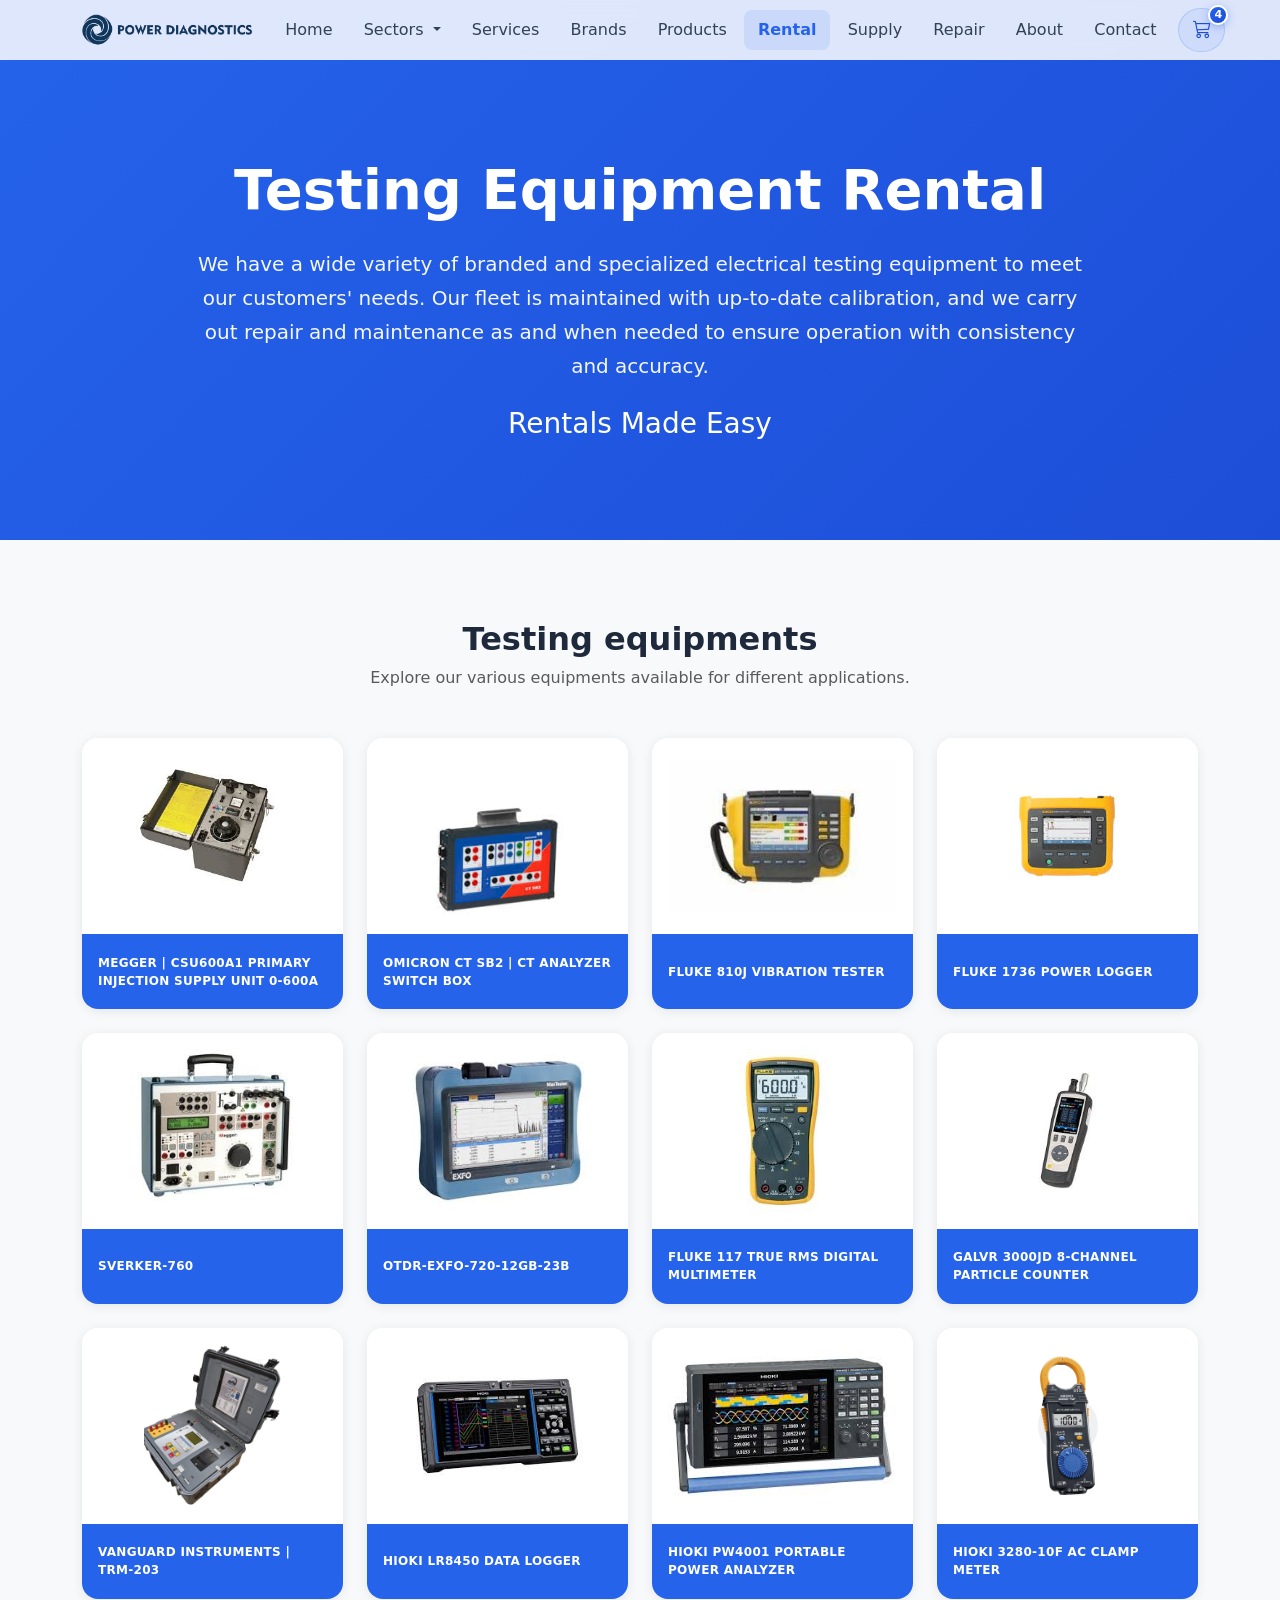
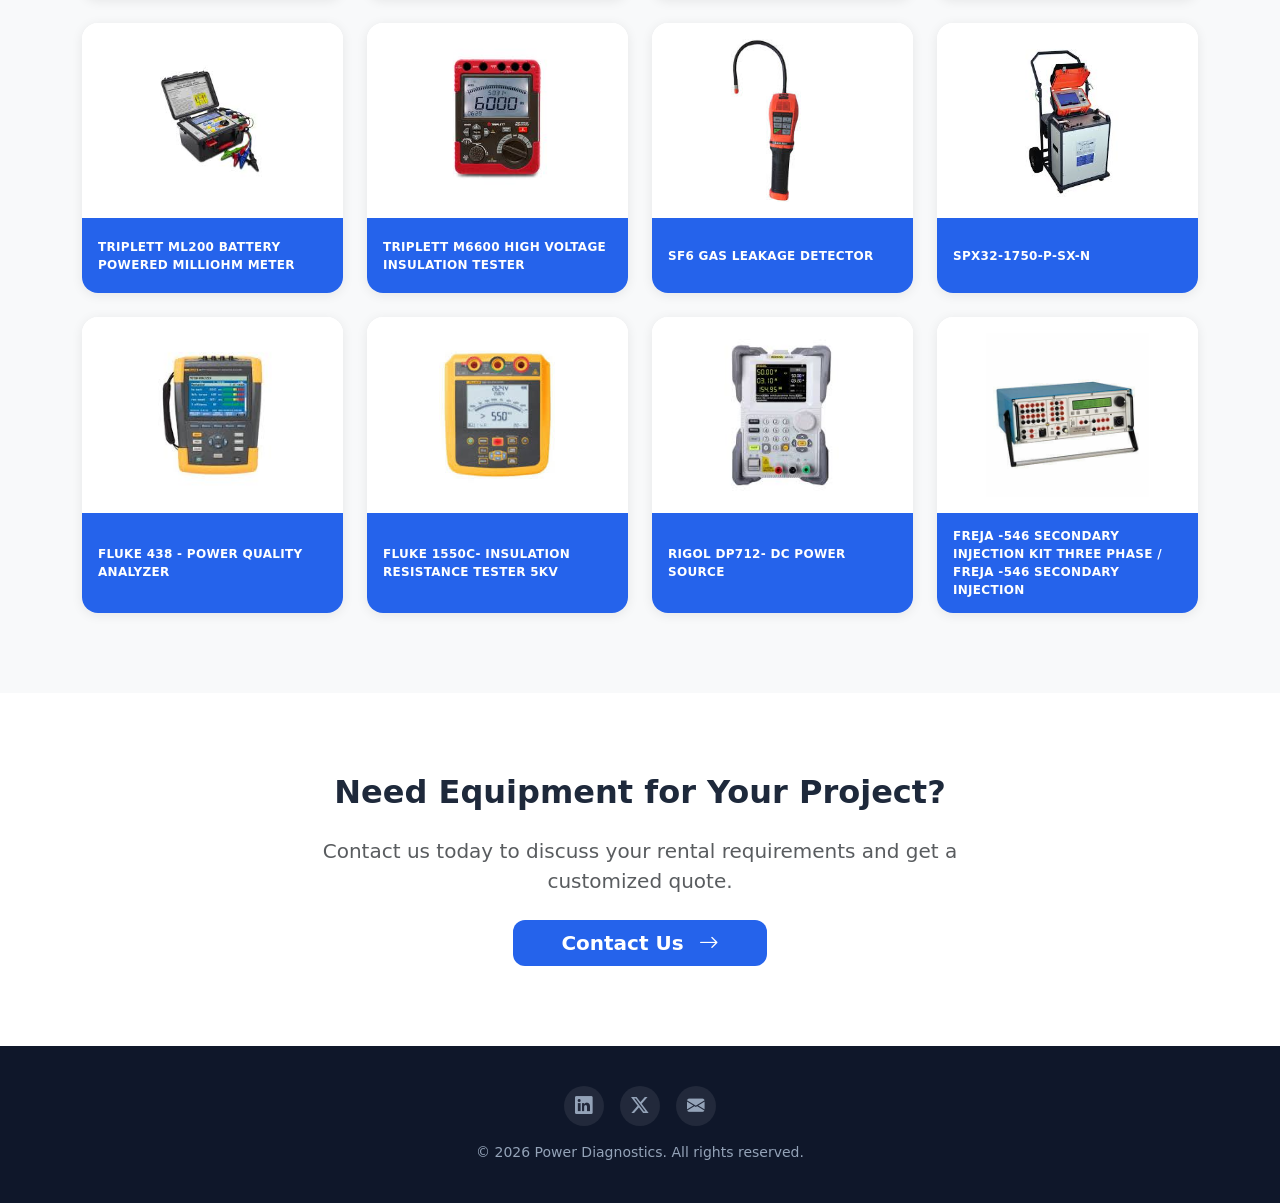
<file: rental.html>
<!DOCTYPE html>
<html lang="en">
<head>
  <meta charset="UTF-8">
  <meta name="viewport" content="width=device-width, initial-scale=1.0">
  <title>Testing Equipment Rental — Power Diagnostics</title>
  <meta name="description" content="Rent high-quality electrical testing equipment from Power Diagnostics. Wide variety of branded and specialized testing equipment with up-to-date calibration.">

  <!-- Favicon and Icons -->
  <link rel="icon" href="/favicon.ico" type="image/x-icon">
  
  <link rel="icon" type="image/png" sizes="32x32" href="/favicon-32x32.png">
  <link rel="icon" type="image/png" sizes="16x16" href="/favicon-16x16.png">
  
  <link rel="apple-touch-icon" sizes="180x180" href="/apple-touch-icon.png">

  <!-- Open Graph / Social Media Meta Tags -->
  <meta property="og:type" content="website">
  <meta property="og:url" content="https://www.powerdiagnostics.com/">
  <meta property="og:title" content="Power Diagnostics | Industrial Electrical Test Equipment Supply, Rental & Repair">
  <meta property="og:description" content="Power Diagnostics Support specializes in Industrial Electrical solutions. Offering Industrial Electrical test equipment products, supply, rental, repairs, support and custom built equipment.">
  <meta property="og:image" content="https://www.powerdiagnostics.com/images/common/logo.png">

  <!-- Twitter Card Meta Tags -->
  <meta name="twitter:card" content="summary_large_image">
  <meta name="twitter:title" content="Power Diagnostics | Industrial Electrical Test Equipment Supply, Rental & Repair">
  <meta name="twitter:description" content="Power Diagnostics Support specializes in Industrial Electrical solutions. Offering Industrial Electrical test equipment products, supply, rental, repairs, support and custom built equipment.">
  <meta name="twitter:image" content="https://www.powerdiagnostics.com/images/common/logo.png">

  <!-- Bootstrap 5.3 CSS -->
  <link href="https://cdn.jsdelivr.net/npm/bootstrap@5.3.3/dist/css/bootstrap.min.css" rel="stylesheet" crossorigin="anonymous">

  <!-- Bootstrap Icons -->
  <link href="https://cdn.jsdelivr.net/npm/bootstrap-icons@1.11.3/font/bootstrap-icons.min.css" rel="stylesheet">

  <!-- Custom Styles -->
  <link href="styles.css" rel="stylesheet">
</head>
<body>

  <!-- ===== Navbar ===== -->
  <nav class="navbar navbar-expand-lg fixed-top" id="mainNav">
    <div class="container">
      <a class="navbar-brand fw-bold" href="index.html">
         <img src="images/common/logo.png" alt="Power Diagnostics" height="40">
      </a>
      <div class="d-flex align-items-center order-lg-last ms-2">
        <button class="nav-cart-btn" type="button" data-bs-toggle="offcanvas" data-bs-target="#cartOffcanvas" aria-controls="cartOffcanvas" title="Shopping Cart">
          <i class="bi bi-cart3"></i>
          <span class="nav-cart-badge">0</span>
        </button>
        <button class="navbar-toggler border-0 shadow-none ms-1" type="button"
                data-bs-toggle="collapse" data-bs-target="#navMenu"
                aria-controls="navMenu" aria-expanded="false" aria-label="Toggle navigation">
          <span class="navbar-toggler-icon"></span>
        </button>
      </div>
      <div class="collapse navbar-collapse" id="navMenu">
        <ul class="navbar-nav ms-auto gap-lg-1">
          <li class="nav-item"><a class="nav-link" href="index.html#hero">Home</a></li>
          <li class="nav-item dropdown">
            <a class="nav-link dropdown-toggle" href="#" id="sectorsDropdown" role="button" data-bs-toggle="dropdown" aria-expanded="false">
              Sectors
            </a>
            <div class="dropdown-menu dropdown-menu-sectors p-4" aria-labelledby="sectorsDropdown">
              <div class="row g-3">
                <div class="col-4">
                  <ul class="list-unstyled mb-0">
                    <li><a class="dropdown-item" href="index.html#sectors">Agriculture</a></li>
                    <li><a class="dropdown-item" href="index.html#sectors">Aviation</a></li>
                    <li><a class="dropdown-item" href="index.html#sectors">Contractors & Building</a></li>
                    <li><a class="dropdown-item" href="index.html#sectors">Construction</a></li>
                    <li><a class="dropdown-item" href="index.html#sectors">Data Centres</a></li>
                    <li><a class="dropdown-item" href="index.html#sectors">Education</a></li>
                    <li><a class="dropdown-item" href="index.html#sectors">Events</a></li>
                    <li><a class="dropdown-item" href="index.html#sectors">Government</a></li>
                  </ul>
                </div>
                <div class="col-4">
                  <ul class="list-unstyled mb-0">
                    <li><a class="dropdown-item" href="index.html#sectors">Healthcare</a></li>
                    <li><a class="dropdown-item" href="index.html#sectors">Hospitality</a></li>
                    <li><a class="dropdown-item" href="index.html#sectors">Logistics</a></li>
                    <li><a class="dropdown-item" href="index.html#sectors">Manufacturing</a></li>
                    <li><a class="dropdown-item" href="index.html#sectors">Mining</a></li>
                    <li><a class="dropdown-item" href="index.html#sectors">Oil and Gas</a></li>
                    <li><a class="dropdown-item" href="index.html#sectors">Petrochemical</a></li>
                    <li><a class="dropdown-item" href="index.html#sectors">Pharmaceuticals</a></li>
                  </ul>
                </div>
                <div class="col-4">
                  <ul class="list-unstyled mb-0">
                    <li><a class="dropdown-item" href="index.html#sectors">Renewable Energy</a></li>
                    <li><a class="dropdown-item" href="index.html#sectors">Retail</a></li>
                    <li><a class="dropdown-item" href="index.html#sectors">Shipping</a></li>
                    <li><a class="dropdown-item" href="index.html#sectors">Telecommunications</a></li>
                    <li><a class="dropdown-item" href="index.html#sectors">Transport</a></li>
                    <li><a class="dropdown-item" href="index.html#sectors">Utilities</a></li>
                    <li><a class="dropdown-item" href="index.html#sectors">Warehouse & Distribution</a></li>
                    <li><a class="dropdown-item" href="index.html#sectors">Water & Wastewater</a></li>
                  </ul>
                </div>
              </div>
            </div>
          </li>
          <li class="nav-item"><a class="nav-link" href="index.html#services">Services</a></li>
          <li class="nav-item"><a class="nav-link" href="brands.html">Brands</a></li>
          <li class="nav-item"><a class="nav-link" href="products.html">Products</a></li>
          <li class="nav-item"><a class="nav-link" href="rental.html">Rental</a></li>
          <li class="nav-item"><a class="nav-link" href="supply.html">Supply</a></li>
          <li class="nav-item"><a class="nav-link" href="repair.html">Repair</a></li>
          <li class="nav-item"><a class="nav-link" href="index.html#about">About</a></li>
          <li class="nav-item"><a class="nav-link" href="index.html#contact">Contact</a></li>
        </ul>
      </div>
    </div>
  </nav>

  <!-- ===== Hero Section ===== -->
  <section class="rental-hero-section d-flex align-items-center">
    <div class="container">
      <div class="row justify-content-center">
        <div class="col-lg-10 text-center slide-in-left">
          <h1 class="display-4 fw-bold mb-4">Testing Equipment Rental</h1>
          <p class="lead mb-4 mx-auto" style="max-width:900px;">
            We have a wide variety of branded and specialized electrical testing equipment to meet our customers' needs. 
            Our fleet is maintained with up-to-date calibration, and we carry out repair and maintenance as and when needed 
            to ensure operation with consistency and accuracy.
          </p>
          <h3>Rentals Made Easy</h3>
        </div>
      </div>
    </div>
  </section>

  <!-- ===== Testing Equipments Grid Section ===== -->
  <section class="section-padding bg-light">
    <div class="container">
      <div class="text-center mb-5 animate-on-scroll">
        <h2 class="fw-bold">Testing equipments</h2>
        <p class="text-muted mx-auto" style="max-width:700px;">
          Explore our various equipments available for different applications.
        </p>
      </div>

      <!-- Equipment Grid -->
      <div class="row g-4">
        <!-- Equipment 1 -->
        <div class="col-sm-6 col-lg-4 col-xl-3 animate-on-scroll" style="animation-delay: 0.05s;">
          <div class="equipment-card">
            <div class="equipment-image">
              <img src="images/equipment/meggeri-csu600a1.jpg" alt="MEGGERI CSU600A1 PRIMARY INJECTION SUPPLY UNIT 0-600A">
            </div>
            <div class="equipment-label">
              <h6>MEGGER | CSU600A1 PRIMARY INJECTION SUPPLY UNIT 0-600A</h6>
            </div>
            <div class="equipment-description">
              <h5>MEGGER | CSU600A1 PRIMARY INJECTION SUPPLY UNIT 0-600A</h5>
              <p>The CSU600A is a compact and rugged current supply unit designed for accurate and easy field testing. It offers a broad application range and an excellent weight-to-performance ratio, making it suitable for turn-ratio and performance testing of current transformers, primary testing of protective relays, current testing of low and high voltage circuit breakers, and commissioning tests requiring variable currents. The CSU600AT version provides a more complete solution with a built-in timer and analogue ammeter, allowing quick current settings and reducing connection time for faster testing.</p>
            </div>
          </div>
        </div>

        <!-- Equipment 2 -->
        <div class="col-sm-6 col-lg-4 col-xl-3 animate-on-scroll" style="animation-delay: 0.1s;">
          <div class="equipment-card">
            <div class="equipment-image">
              <img src="images/equipment/omicron-ct-sb2.jpg" alt="OMICRON CT SB2 | CT ANALYZER SWITCH BOX">
            </div>
            <div class="equipment-label">
              <h6>OMICRON CT SB2 | CT ANALYZER SWITCH BOX</h6>
            </div>
            <div class="equipment-description">
              <h5>OMICRON CT SB2 | CT ANALYZER SWITCH BOX</h5>
              <p>The CT SB2 switch box is an accessory for the CT Analyzer which allows automatic testing of multi-ratio current transformers. It is connected to all taps of the current transformer and to the CT Analyzer. This allows the transformer ratios of all winding combinations to be automatically tested with the CT Analyzer. The CT SB2 can either be positioned next to the CT Analyzer or directly attached to it. With a combined weight of 11 kg, this testing system is easily portable and ideally suited to mobile, on-site use.</p>
            </div>
          </div>
        </div>

        <!-- Equipment 3 -->
        <div class="col-sm-6 col-lg-4 col-xl-3 animate-on-scroll" style="animation-delay: 0.15s;">
          <div class="equipment-card">
            <div class="equipment-image">
              <img src="images/equipment/fluke-810j.jpg" alt="FLUKE 810J VIBRATION TESTER">
            </div>
            <div class="equipment-label">
              <h6>FLUKE 810J VIBRATION TESTER</h6>
            </div>
            <div class="equipment-description">
              <h5>FLUKE 810J VIBRATION TESTER</h5>
              <p>The Fluke 810 Vibration Tester is a handheld diagnostic tool designed for mechanical maintenance teams to quickly identify and prioritize mechanical problems without needing prior measurement history. It utilizes a unique diagnostic engine to detect the most common mechanical faults, such as bearing failures, misalignment, unbalance, and looseness.</p>
            </div>
          </div>
        </div>

        <!-- Equipment 4 -->
        <div class="col-sm-6 col-lg-4 col-xl-3 animate-on-scroll" style="animation-delay: 0.2s;">
          <div class="equipment-card">
            <div class="equipment-image">
              <img src="images/equipment/fluke-1736.jpg" alt="FLUKE 1736 POWER LOGGER">
            </div>
            <div class="equipment-label">
              <h6>FLUKE 1736 POWER LOGGER</h6>
            </div>
            <div class="equipment-description">
              <h5>FLUKE 1736 POWER LOGGER</h5>
              <p>The Fluke 1736 Three-Phase Power Logger is a powerful tool for capturing and analyzing voltage, current, power, and power quality data with precision. Built for energy audits, load studies, and power quality assessments, it helps professionals optimize system performance and ensure compliance.</p>
            </div>
          </div>
        </div>

        <!-- Equipment 5 -->
        <div class="col-sm-6 col-lg-4 col-xl-3 animate-on-scroll" style="animation-delay: 0.25s;">
          <div class="equipment-card">
            <div class="equipment-image">
              <img src="images/equipment/sverker-780.jpg" alt="SVERKER-780">
            </div>
            <div class="equipment-label">
              <h6>SVERKER-760</h6>
            </div>
            <div class="equipment-description">
              <h5>SVERKER-760</h5>
              <p>The Programma SVERKER 760 is a portable, single-phase secondary current injection test set designed for testing protective relay equipment in high-voltage substations and industrial environments. It is specifically known for its ability to perform advanced testing, including phase-shifting, which allows for the testing of directional protective equipment and automatic reclosing devices.</p>
            </div>
          </div>
        </div>

        <!-- Equipment 6 -->
        <div class="col-sm-6 col-lg-4 col-xl-3 animate-on-scroll" style="animation-delay: 0.3s;">
          <div class="equipment-card">
            <div class="equipment-image">
              <img src="images/equipment/otdr-exfo-720.jpg" alt="OTDR-EXFO-720-12GB-23B">
            </div>
            <div class="equipment-label">
              <h6>OTDR-EXFO-720-12GB-23B</h6>
            </div>
            <div class="equipment-description">
              <h5>OTDR-EXFO-720-12GB-23B</h5>
              <p>The OTDR is designed for everyday field testing in access networks, providing automated troubleshooting for FTTA, LAN, and data center environments. With the iOLM application, it supports both singlemode and multimode testing with one-touch acquisitions and clear go/no-go results. It offers a dynamic range of up to 36 dB, an event dead zone as low as 0.8 meters, combined wavelengths, EF-ready multimode testing, and live fiber testing at 1625 nm for efficient network diagnostics.</p>
            </div>
          </div>
        </div>

        <!-- Equipment 7 -->
        <div class="col-sm-6 col-lg-4 col-xl-3 animate-on-scroll" style="animation-delay: 0.35s;">
          <div class="equipment-card">
            <div class="equipment-image">
              <img src="images/equipment/fluke-117.jpg" alt="FLUKE 117 TRUE RMS DIGITAL MULTIMETER">
            </div>
            <div class="equipment-label">
              <h6>FLUKE 117 TRUE RMS DIGITAL MULTIMETER</h6>
            </div>
            <div class="equipment-description">
              <h5>FLUKE 117 TRUE RMS DIGITAL MULTIMETER</h5>
              <p>The Fluke 117 Digital Multimeter is purpose-built for electricians and maintenance professionals, offering true-RMS accuracy, built-in non-contact voltage detection, and intelligent features that make troubleshooting faster, safer, and easier. Equipped with VoltAlert™ technology, the Fluke 117 allows quick non-contact voltage checks, while AutoVolt automatic AC/DC selection simplifies testing. The LoZ low input impedance function eliminates false readings caused by ghost voltages, ensuring accurate results in real-world conditions.</p>
            </div>
          </div>
        </div>

        <!-- Equipment 8 -->
        <div class="col-sm-6 col-lg-4 col-xl-3 animate-on-scroll" style="animation-delay: 0.4s;">
          <div class="equipment-card">
            <div class="equipment-image">
              <img src="images/equipment/galvr-3000jd.jpg" alt="GALVR 3000JD 8-CHANNEL PARTICLE COUNTER">
            </div>
            <div class="equipment-label">
              <h6>GALVR 3000JD 8-CHANNEL PARTICLE COUNTER</h6>
            </div>
            <div class="equipment-description">
              <h5>GALVR 3000JD 8-CHANNEL PARTICLE COUNTER</h5>
              <p>The Galvr 8-Channel Particle Counter is a high-precision airborne particle monitoring instrument designed for cleanrooms, laboratories, HVAC systems, and environmental testing applications. Built to meet ISO 21501-4 and JIS standards, this compact device offers reliable and accurate particle detection across multiple size channels — ensuring compliance and performance in critical environments.</p>
            </div>
          </div>
        </div>

        <!-- Equipment 9 -->
        <div class="col-sm-6 col-lg-4 col-xl-3 animate-on-scroll" style="animation-delay: 0.45s;">
          <div class="equipment-card">
            <div class="equipment-image">
              <img src="images/equipment/vanguard-trm-203.jpg" alt="VANGUARD INSTRUMENTS | TRM-203">
            </div>
            <div class="equipment-label">
              <h6>VANGUARD INSTRUMENTS | TRM-203</h6>
            </div>
            <div class="equipment-description">
              <h5>VANGUARD INSTRUMENTS | TRM-203</h5>
              <p>The Vanguard Instruments TRM-203 is a 3-phase, 20A transformer winding resistance meter designed for rapid, accurate measurements (1 𝜇 Ω to 2000 Ω Ω ) without swapping cables. It features automatic demagnetization, 4 input channels, a built-in printer, and computer interfaces (USB/RS-232/Bluetooth), suitable for testing transformers, motors, and generators.</p>
            </div>
          </div>
        </div>

        <!-- Equipment 10 -->
        <div class="col-sm-6 col-lg-4 col-xl-3 animate-on-scroll" style="animation-delay: 0.5s;">
          <div class="equipment-card">
            <div class="equipment-image">
              <img src="images/equipment/hioki-lr8450.jpg" alt="HIOKI LR8450 DATA LOGGER">
            </div>
            <div class="equipment-label">
              <h6>HIOKI LR8450 DATA LOGGER</h6>
            </div>
            <div class="equipment-description">
              <h5>HIOKI LR8450 DATA LOGGER</h5>
              <p>The Hioki LR8450 Data Logger is a powerful and versatile instrument designed for voltage, current, strain, and temperature measurements. Built for both R&D and field applications, it combines high-speed sampling with modular input options, making it adaptable to a wide range of testing environments.With its modular input support, the LR8450 can be configured to measure multiple parameters simultaneously, ensuring efficiency and accuracy in complex testing scenarios. Its large storage capacity and high sampling rates make it ideal for capturing fast, dynamic events, while the compact, portable design ensures convenience in the lab or on-site.</p>
            </div>
          </div>
        </div>

        <!-- Equipment 11 -->
        <div class="col-sm-6 col-lg-4 col-xl-3 animate-on-scroll" style="animation-delay: 0.55s;">
          <div class="equipment-card">
            <div class="equipment-image">
              <img src="images/equipment/hioki-pw4001.jpg" alt="HIOKI PW4001 PORTABLE POWER ANALYZER">
            </div>
            <div class="equipment-label">
              <h6>HIOKI PW4001 PORTABLE POWER ANALYZER</h6>
            </div>
            <div class="equipment-description">
              <h5>HIOKI PW4001 PORTABLE POWER ANALYZER</h5>
              <p>The Hioki PW4001 is a 4-channel power analyzer offering exceptional DC accuracy (±0.04%) and a wide 600 kHz bandwidth, delivering reliable performance from R&D labs to on-site testing. Its rugged, compact design makes it ideal for xEV efficiency evaluation, inverter testing, and energy analysis — anywhere precision matters.</p>
            </div>
          </div>
        </div>

        <!-- Equipment 12 -->
        <div class="col-sm-6 col-lg-4 col-xl-3 animate-on-scroll" style="animation-delay: 0.6s;">
          <div class="equipment-card">
            <div class="equipment-image">
              <img src="images/equipment/hioki-3280-10f.jpg" alt="HIOKI 3280-10F AC CLAMP METER">
            </div>
            <div class="equipment-label">
              <h6>HIOKI 3280-10F AC CLAMP METER</h6>
            </div>
            <div class="equipment-description">
              <h5>HIOKI 3280-10F AC CLAMP METER</h5>
              <p>The Hioki 3280-10F AC Clamp Meter is a compact and lightweight tool engineered for HVAC technicians, electricians, and maintenance professionals who need accurate current measurement in demanding environments. With true-RMS accuracy, it ensures reliable readings even on complex, non-linear loads.Capable of measuring AC current up to 1000 A, the 3280-10F also includes resistance and continuity functions for versatile testing in one device. Its slim, ergonomic design allows for easy one-handed operation, while the rugged body is drop-resistant up to 1 meter, ensuring durability on the job site.</p>
            </div>
          </div>
        </div>

        <!-- Equipment 13 -->
        <div class="col-sm-6 col-lg-4 col-xl-3 animate-on-scroll" style="animation-delay: 0.65s;">
          <div class="equipment-card">
            <div class="equipment-image">
              <img src="images/equipment/triplett-ml200.jpg" alt="TRIPLETT ML200 BATTERY POWERED MILLIOHM METER">
            </div>
            <div class="equipment-label">
              <h6>TRIPLETT ML200 BATTERY POWERED MILLIOHM METER</h6>
            </div>
            <div class="equipment-description">
              <h5>TRIPLETT ML200 BATTERY POWERED MILLIOHM METER</h5>
              <p>The Triplett ML200 is a professional battery-powered milliohm meter designed for precise measurement of low resistance and conductivity in electrical components and connections. Using a 4-wire testing method, it ensures exceptional accuracy and repeatability, making it ideal for use on components, contacts, connectors, switches, relays, PCBs, and wiring systems.</p>
            </div>
          </div>
        </div>

        <!-- Equipment 14 -->
        <div class="col-sm-6 col-lg-4 col-xl-3 animate-on-scroll" style="animation-delay: 0.7s;">
          <div class="equipment-card">
            <div class="equipment-image">
              <img src="images/equipment/triplett-m6600.jpg" alt="TRIPLETT M6600 HIGH VOLTAGE INSULATION TESTER">
            </div>
            <div class="equipment-label">
              <h6>TRIPLETT M6600 HIGH VOLTAGE INSULATION TESTER</h6>
            </div>
            <div class="equipment-description">
              <h5>TRIPLETT M6600 HIGH VOLTAGE INSULATION TESTER</h5>
              <p>The Triplett MG600 is a professional high-voltage insulation tester designed to ensure the reliability and safety of electrical systems. With insulation resistance measurement up to 60 GΩ and selectable test voltages up to 5000 V, it’s ideal for preventive maintenance, troubleshooting, and compliance testing in industrial environments.Engineered for reliability and field convenience, the ML200 delivers a maximum resolution of 100 μΩ, providing dependable readings for diagnostics, maintenance, and quality assurance tasks.</p>
            </div>
          </div>
        </div>

        <!-- Equipment 15 -->
        <div class="col-sm-6 col-lg-4 col-xl-3 animate-on-scroll" style="animation-delay: 0.75s;">
          <div class="equipment-card">
            <div class="equipment-image">
              <img src="images/equipment/sf6-detector.jpg" alt="SF6 GAS LEAKAGE DETECTOR">
            </div>
            <div class="equipment-label">
              <h6>SF6 GAS LEAKAGE DETECTOR</h6>
            </div>
            <div class="equipment-description">
              <h5>SF6 GAS LEAKAGE DETECTOR</h5>
              <p>The DILO 3-033-R002 SF6 LeakPointer is a portable, cordless, and handheld gas detector designed for fast, precise localization of SF6 leaks in electrical switchgear and other equipment. It operates on the high-voltage ionization principle (corona discharge) to identify leaks up to a sensitivity of 5 g/year.</p>
            </div>
          </div>
        </div>

        <!-- Equipment 16 -->
        <div class="col-sm-6 col-lg-4 col-xl-3 animate-on-scroll" style="animation-delay: 0.8s;">
          <div class="equipment-card">
            <div class="equipment-image">
              <img src="images/equipment/spx32-1750.jpg" alt="SPX32-1750-P-SX-N">
            </div>
            <div class="equipment-label">
              <h6>SPX32-1750-P-SX-N</h6>
            </div>
            <div class="equipment-description">
              <h5>SPX32-1750-P-SX-N</h5>
              <p>The SFX32 (Surgeflex 32) is a mobile cable test and fault location system designed to locate and pinpoint faults in low and medium voltage cables up to 32 kV. It features the latest Teleflex SX-1 technology for safe and fast fault detection, delivering high surge energy for accurate pinpointing and up to 0.1% accuracy. The system includes multiple fault location methods, a detachable battery-operated TDR, and advanced ARM multi-shot technology for pre-locating high-resistance faults. With high and low voltage pre-location in a single modular unit and multi-stage surge capacitors, it also supports short-term burning for fault conditioning when required.</p>
            </div>
          </div>
        </div>

        <!-- Equipment 17 -->
        <div class="col-sm-6 col-lg-4 col-xl-3 animate-on-scroll" style="animation-delay: 0.85s;">
          <div class="equipment-card">
            <div class="equipment-image">
              <img src="images/equipment/fluke-438.jpg" alt="FLUKE 438 - POWER QUALITY ANALYZER">
            </div>
            <div class="equipment-label">
              <h6>FLUKE 438 - POWER QUALITY ANALYZER</h6>
            </div>
            <div class="equipment-description">
              <h5>FLUKE 438 - POWER QUALITY ANALYZER</h5>
              <p>The Fluke 435 Series II and 438-II are advanced, portable, 3-phase power quality analyzers designed for troubleshooting and energy assessment in industrial environments. The 435-II specializes in high-end power quality and energy loss monetization, while the 438-II adds advanced mechanical motor analysis, including speed, torque, and power without mechanical sensors.</p>
            </div>
          </div>
        </div>

        <!-- Equipment 18 -->
        <div class="col-sm-6 col-lg-4 col-xl-3 animate-on-scroll" style="animation-delay: 0.9s;">
          <div class="equipment-card">
            <div class="equipment-image">
              <img src="images/equipment/fluke-1550c.jpg" alt="FLUKE 1550C- INSULATION RESISTANCE TESTER 5KV">
            </div>
            <div class="equipment-label">
              <h6>FLUKE 1550C- INSULATION RESISTANCE TESTER 5KV</h6>
            </div>
            <div class="equipment-description">
              <h5>FLUKE 1550C- INSULATION RESISTANCE TESTER 5KV</h5>
              <p>The Fluke 1550C 5 kV Insulation Resistance Tester is a digital, high-voltage testing tool designed to assess the insulation integrity of equipment such as switchgear, motors, generators, and cables. It enables predictive maintenance by measuring insulation resistance up to 2 TΩ and is capable of testing up to 5,000 V (5 kV).</p>
            </div>
          </div>
        </div>

        <!-- Equipment 19 -->
        <div class="col-sm-6 col-lg-4 col-xl-3 animate-on-scroll" style="animation-delay: 0.95s;">
          <div class="equipment-card">
            <div class="equipment-image">
              <img src="images/equipment/rigol-dp712.jpg" alt="RIGOL DP712- DC POWER SOURCE">
            </div>
            <div class="equipment-label">
              <h6>RIGOL DP712- DC POWER SOURCE</h6>
            </div>
            <div class="equipment-description">
              <h5>RIGOL DP712- DC POWER SOURCE</h5>
              <p>The Rigol DP712 is a very high quality programmable laboratory power supply with one DC output (50 V/3 A) and a maximum power output of 150 W. Like all Rigol devices, the power supply features a very well constructed and easy to use interface, which also offers comprehensive ease-of-use functions, such as programmable voltage curves. The menu has an intuitive structure. The Rigol DP712 features a relative large (8.9 cm / 3.5″) and easy to read TFT display. A timer control can be used to set the output signal to different values in up to 2048 groups.</p>
            </div>
          </div>
        </div>

        <!-- Equipment 20 -->
        <div class="col-sm-6 col-lg-4 col-xl-3 animate-on-scroll" style="animation-delay: 1s;">
          <div class="equipment-card">
            <div class="equipment-image">
              <img src="images/equipment/freja-546.jpg" alt="FREJA -546 SECONDARY INJECTION KIT THREE PHASE">
            </div>
            <div class="equipment-label">
              <h6>FREJA -546 SECONDARY INJECTION KIT THREE PHASE / FREJA -546 SECONDARY INJECTION</h6>
            </div>
            <div class="equipment-description">
              <h5>FREJA -546 SECONDARY INJECTION KIT THREE PHASE</h5>
              <p>The FREJA 546 is a lightweight, portable relay test system designed for secondary testing of protection relays. It can be operated manually using the built-in touchscreen with FREJA Local software or through a PC using FREJA Win. The unit features high-power voltage and current channels capable of testing almost all types of protective relays, with the ability to convert voltage channels into current channels for up to six current outputs. Its high-resolution TFT LCD touchscreen enables quick manual, steady-state, and dynamic testing with preset automatic test routines. Test results can be stored, transferred via USB or Ethernet, and multiple FREJA units can be daisy-chained and synchronized for complex protection system testing.</p>
            </div>
          </div>
        </div>

        <!-- Equipment 21 -->
        <!-- <div class="col-sm-6 col-lg-4 col-xl-3 animate-on-scroll" style="animation-delay: 1.05s;">
          <div class="equipment-card">
            <div class="equipment-image">
              <img src="images/equipment/doble-ezct-2000b.jpg" alt="DOBLE -EZCT 2000B | CT ANALYZER">
            </div>
            <div class="equipment-label">
              <h6>DOBLE -EZCT 2000B | CT ANALYZER</h6>
            </div>
          </div>
        </div> -->
      </div>
    </div>
  </section>

  <!-- ===== Contact CTA Section ===== -->
  <section class="section-padding">
    <div class="container">
      <div class="row justify-content-center">
        <div class="col-lg-8 text-center animate-on-scroll">
          <h2 class="fw-bold mb-4">Need Equipment for Your Project?</h2>
          <p class="lead text-muted mb-4">
            Contact us today to discuss your rental requirements and get a customized quote.
          </p>
          <a href="index.html#contact" class="btn btn-accent btn-lg px-5">
            Contact Us <i class="bi bi-arrow-right ms-2"></i>
          </a>
        </div>
      </div>
    </div>
  </section>

  <!-- ===== Offcanvas Shopping Cart Drawer ===== -->
  <div class="offcanvas offcanvas-end offcanvas-cart" tabindex="-1" id="cartOffcanvas" aria-labelledby="cartOffcanvasLabel">
    <div class="offcanvas-header">
      <h5 class="offcanvas-title" id="cartOffcanvasLabel"><i class="bi bi-cart3"></i> Shopping Cart</h5>
      <button type="button" class="btn-close text-reset shadow-none" data-bs-dismiss="offcanvas" aria-label="Close"></button>
    </div>
    <div class="offcanvas-body p-3 p-md-4 d-flex flex-column">
      <div id="cartDrawerItemsList" class="flex-grow-1 overflow-auto">
        <!-- Injected dynamically by script.js -->
      </div>
      <div id="cartDrawerEmpty" class="text-center py-5 d-none">
        <i class="bi bi-cart-x text-muted mb-3" style="font-size: 2.75rem;"></i>
        <h6 class="fw-bold text-dark">Your cart is empty</h6>
        <p class="text-muted small mb-3">Browse our test equipment and click Add to Cart.</p>
        <button type="button" class="btn btn-sm btn-outline-primary rounded-pill px-3" data-bs-dismiss="offcanvas">Continue Browsing</button>
      </div>
    </div>
    <div class="cart-drawer-footer" id="cartDrawerFooter">
      <div class="d-flex justify-content-between align-items-center mb-3">
        <span class="text-muted small fw-semibold">Total Selected:</span>
        <span class="fw-bold text-dark" id="drawerTotalUnits">0 Units</span>
      </div>
      <div class="d-grid gap-2">
        <a href="checkout.html" class="btn btn-accent-gradient">Proceed to Checkout <i class="bi bi-arrow-right ms-1"></i></a>
        <a href="cart.html" class="btn btn-outline-primary">View Cart Details</a>
      </div>
    </div>
  </div>

  <!-- ===== Footer ===== -->
  <footer class="footer-section text-center">
    <div class="container">
      <div class="mb-3">
        <a href="#" class="footer-social" aria-label="LinkedIn"><i class="bi bi-linkedin"></i></a>
        <a href="#" class="footer-social" aria-label="Twitter"><i class="bi bi-twitter-x"></i></a>
        <a href="mailto:sales@power-diagnostics.com" class="footer-social" aria-label="Email"><i class="bi bi-envelope-fill"></i></a>
      </div>
      <p class="mb-0 small">&copy; 2026 Power Diagnostics. All rights reserved.</p>
    </div>
  </footer>

  <!-- Bootstrap 5.3 JS Bundle (Popper included) -->
  <script src="https://cdn.jsdelivr.net/npm/bootstrap@5.3.3/dist/js/bootstrap.bundle.min.js" crossorigin="anonymous"></script>

  <!-- Custom Script -->
  <script src="script.js"></script>
</body>
</html>
</file>
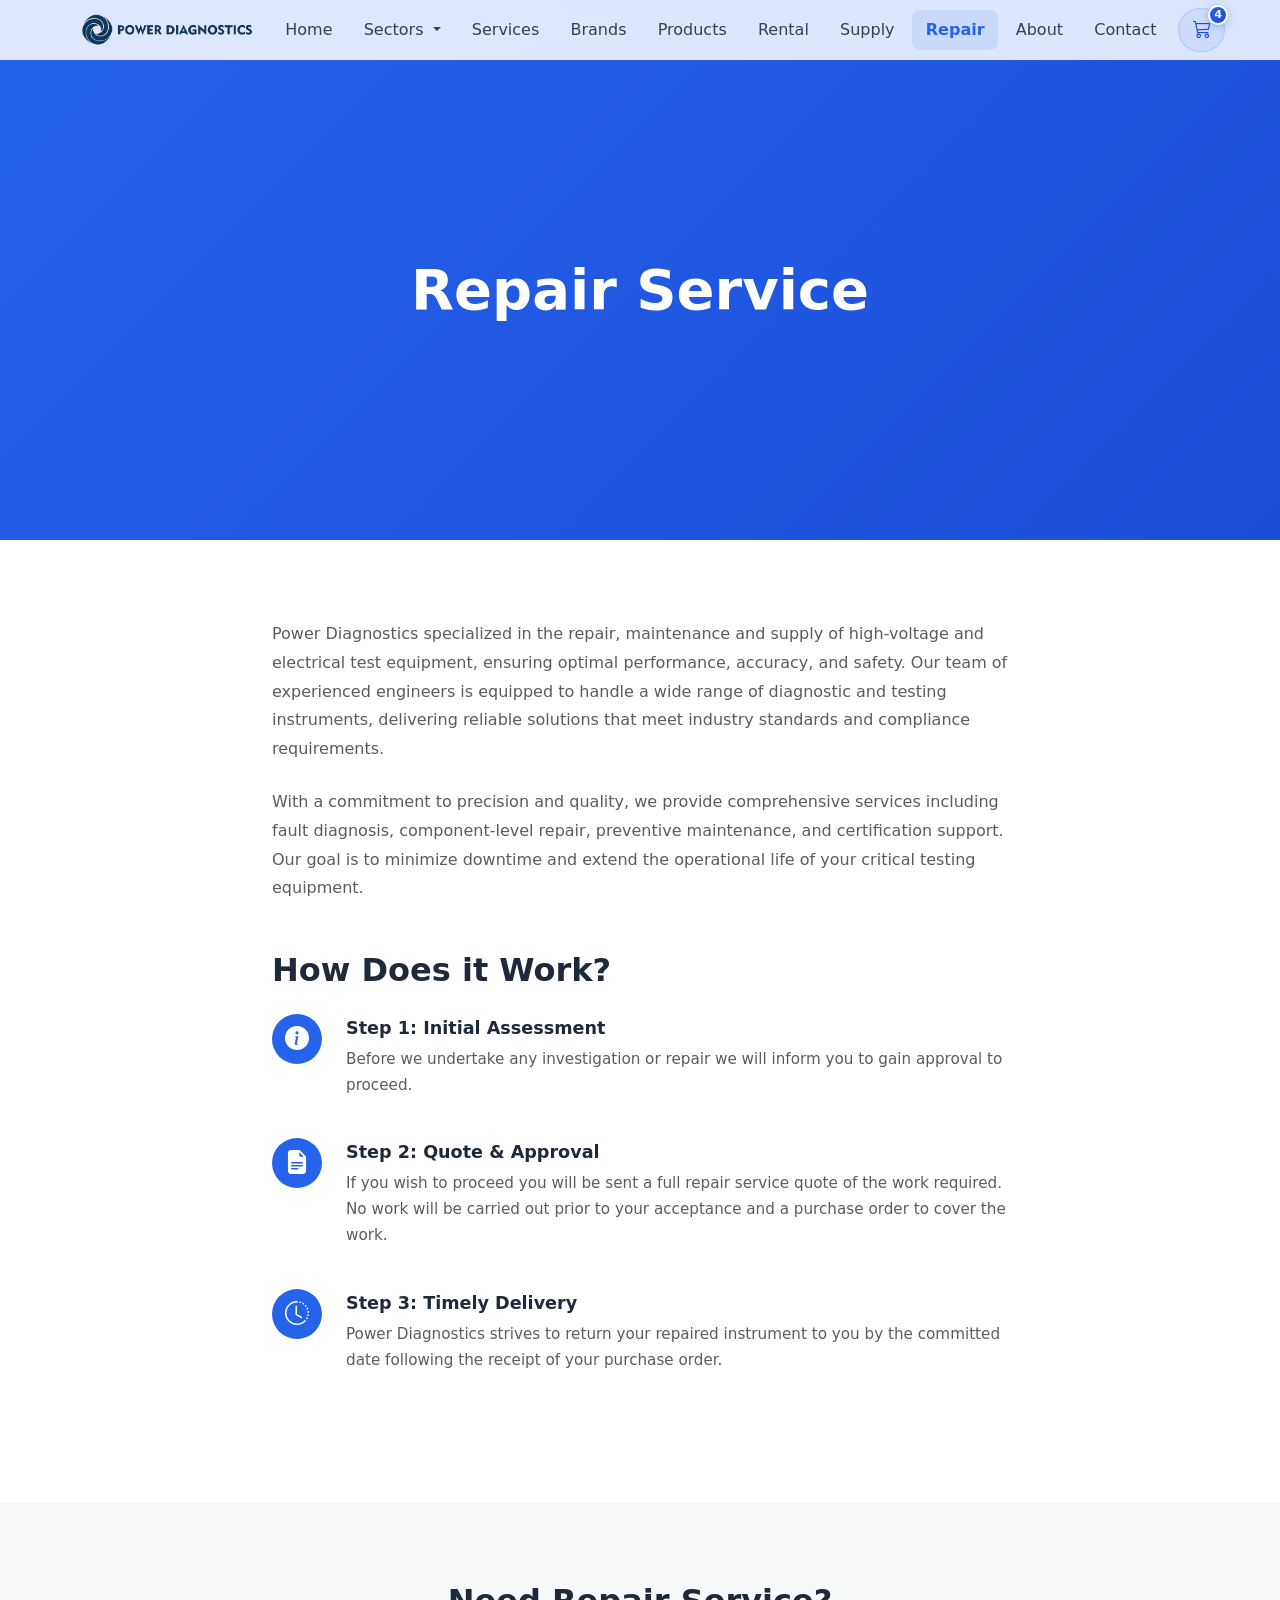
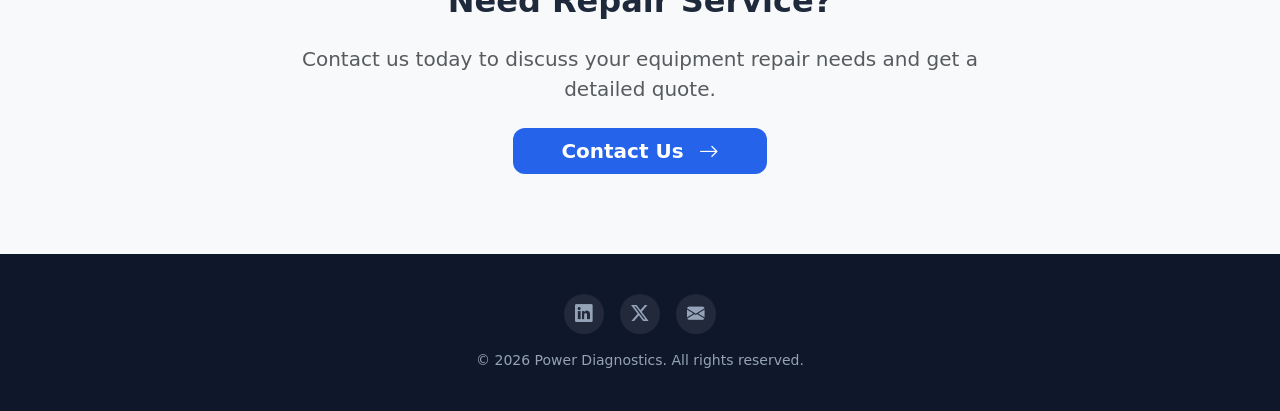
<file: repair.html>
<!DOCTYPE html>
<html lang="en">
<head>
  <meta charset="UTF-8">
  <meta name="viewport" content="width=device-width, initial-scale=1.0">
  <title>Repair Service — Power Diagnostics</title>
  <meta name="description" content="Expert repair, maintenance, and calibration services for high-voltage and electrical test equipment. Precision and quality you can trust.">

  <!-- Favicon and Icons -->
  <link rel="icon" href="/favicon.ico" type="image/x-icon">
  
  <link rel="icon" type="image/png" sizes="32x32" href="/favicon-32x32.png">
  <link rel="icon" type="image/png" sizes="16x16" href="/favicon-16x16.png">
  
  <link rel="apple-touch-icon" sizes="180x180" href="/apple-touch-icon.png">

  <!-- Open Graph / Social Media Meta Tags -->
  <meta property="og:type" content="website">
  <meta property="og:url" content="https://www.powerdiagnostics.com/">
  <meta property="og:title" content="Power Diagnostics | Industrial Electrical Test Equipment Supply, Rental & Repair">
  <meta property="og:description" content="Power Diagnostics Support specializes in Industrial Electrical solutions. Offering Industrial Electrical test equipment products, supply, rental, repairs, support and custom built equipment.">
  <meta property="og:image" content="https://www.powerdiagnostics.com/images/common/logo.png">

  <!-- Twitter Card Meta Tags -->
  <meta name="twitter:card" content="summary_large_image">
  <meta name="twitter:title" content="Power Diagnostics | Industrial Electrical Test Equipment Supply, Rental & Repair">
  <meta name="twitter:description" content="Power Diagnostics Support specializes in Industrial Electrical solutions. Offering Industrial Electrical test equipment products, supply, rental, repairs, support and custom built equipment.">
  <meta name="twitter:image" content="https://www.powerdiagnostics.com/images/common/logo.png">

  <!-- Bootstrap 5.3 CSS -->
  <link href="https://cdn.jsdelivr.net/npm/bootstrap@5.3.3/dist/css/bootstrap.min.css" rel="stylesheet" crossorigin="anonymous">

  <!-- Bootstrap Icons -->
  <link href="https://cdn.jsdelivr.net/npm/bootstrap-icons@1.11.3/font/bootstrap-icons.min.css" rel="stylesheet">

  <!-- Custom Styles -->
  <link href="styles.css" rel="stylesheet">
</head>
<body>

  <!-- ===== Navbar ===== -->
  <nav class="navbar navbar-expand-lg fixed-top" id="mainNav">
    <div class="container">
      <a class="navbar-brand fw-bold" href="index.html">
         <img src="images/common/logo.png" alt="Power Diagnostics" height="40">
      </a>
      <div class="d-flex align-items-center order-lg-last ms-2">
        <button class="nav-cart-btn" type="button" data-bs-toggle="offcanvas" data-bs-target="#cartOffcanvas" aria-controls="cartOffcanvas" title="Shopping Cart">
          <i class="bi bi-cart3"></i>
          <span class="nav-cart-badge">0</span>
        </button>
        <button class="navbar-toggler border-0 shadow-none ms-1" type="button"
                data-bs-toggle="collapse" data-bs-target="#navMenu"
                aria-controls="navMenu" aria-expanded="false" aria-label="Toggle navigation">
          <span class="navbar-toggler-icon"></span>
        </button>
      </div>
      <div class="collapse navbar-collapse" id="navMenu">
        <ul class="navbar-nav ms-auto gap-lg-1">
          <li class="nav-item"><a class="nav-link" href="index.html#hero">Home</a></li>
          <li class="nav-item dropdown">
            <a class="nav-link dropdown-toggle" href="#" id="sectorsDropdown" role="button" data-bs-toggle="dropdown" aria-expanded="false">
              Sectors
            </a>
            <div class="dropdown-menu dropdown-menu-sectors p-4" aria-labelledby="sectorsDropdown">
              <div class="row g-3">
                <div class="col-4">
                  <ul class="list-unstyled mb-0">
                    <li><a class="dropdown-item" href="index.html#sectors">Agriculture</a></li>
                    <li><a class="dropdown-item" href="index.html#sectors">Aviation</a></li>
                    <li><a class="dropdown-item" href="index.html#sectors">Contractors & Building</a></li>
                    <li><a class="dropdown-item" href="index.html#sectors">Construction</a></li>
                    <li><a class="dropdown-item" href="index.html#sectors">Data Centres</a></li>
                    <li><a class="dropdown-item" href="index.html#sectors">Education</a></li>
                    <li><a class="dropdown-item" href="index.html#sectors">Events</a></li>
                    <li><a class="dropdown-item" href="index.html#sectors">Government</a></li>
                  </ul>
                </div>
                <div class="col-4">
                  <ul class="list-unstyled mb-0">
                    <li><a class="dropdown-item" href="index.html#sectors">Healthcare</a></li>
                    <li><a class="dropdown-item" href="index.html#sectors">Hospitality</a></li>
                    <li><a class="dropdown-item" href="index.html#sectors">Logistics</a></li>
                    <li><a class="dropdown-item" href="index.html#sectors">Manufacturing</a></li>
                    <li><a class="dropdown-item" href="index.html#sectors">Mining</a></li>
                    <li><a class="dropdown-item" href="index.html#sectors">Oil and Gas</a></li>
                    <li><a class="dropdown-item" href="index.html#sectors">Petrochemical</a></li>
                    <li><a class="dropdown-item" href="index.html#sectors">Pharmaceuticals</a></li>
                  </ul>
                </div>
                <div class="col-4">
                  <ul class="list-unstyled mb-0">
                    <li><a class="dropdown-item" href="index.html#sectors">Renewable Energy</a></li>
                    <li><a class="dropdown-item" href="index.html#sectors">Retail</a></li>
                    <li><a class="dropdown-item" href="index.html#sectors">Shipping</a></li>
                    <li><a class="dropdown-item" href="index.html#sectors">Telecommunications</a></li>
                    <li><a class="dropdown-item" href="index.html#sectors">Transport</a></li>
                    <li><a class="dropdown-item" href="index.html#sectors">Utilities</a></li>
                    <li><a class="dropdown-item" href="index.html#sectors">Warehouse & Distribution</a></li>
                    <li><a class="dropdown-item" href="index.html#sectors">Water & Wastewater</a></li>
                  </ul>
                </div>
              </div>
            </div>
          </li>
          <li class="nav-item"><a class="nav-link" href="index.html#services">Services</a></li>
          <li class="nav-item"><a class="nav-link" href="brands.html">Brands</a></li>
          <li class="nav-item"><a class="nav-link" href="products.html">Products</a></li>
          <li class="nav-item"><a class="nav-link" href="rental.html">Rental</a></li>
          <li class="nav-item"><a class="nav-link" href="supply.html">Supply</a></li>
          <li class="nav-item"><a class="nav-link" href="repair.html">Repair</a></li>
          <li class="nav-item"><a class="nav-link" href="index.html#about">About</a></li>
          <li class="nav-item"><a class="nav-link" href="index.html#contact">Contact</a></li>
        </ul>
      </div>
    </div>
  </nav>

  <!-- ===== Hero Section ===== -->
  <section class="rental-hero-section d-flex align-items-center">
    <div class="container">
      <div class="row justify-content-center">
        <div class="col-lg-10 text-center slide-in-left">
          <h1 class="display-4 fw-bold mb-4">Repair Service</h1>
        </div>
      </div>
    </div>
  </section>

  <!-- ===== Content Section ===== -->
  <section class="section-padding">
    <div class="container">
      <div class="row justify-content-center">
        <div class="col-lg-8">
          <p class="text-muted mb-4" style="line-height: 1.8;">
            Power Diagnostics specialized in the repair, maintenance and supply of high-voltage and electrical test equipment, ensuring optimal performance, accuracy, and safety. Our team of experienced engineers is equipped to handle a wide range of diagnostic and testing instruments, delivering reliable solutions that meet industry standards and compliance requirements.
          </p>
          <p class="text-muted mb-5" style="line-height: 1.8;">
            With a commitment to precision and quality, we provide comprehensive services including fault diagnosis, component-level repair, preventive maintenance, and certification support. Our goal is to minimize downtime and extend the operational life of your critical testing equipment.
          </p>

          <!-- How Does it Work Section -->
          <h2 class="fw-bold mb-4" style="color: #1e293b;">How Does it Work?</h2>
          <div class="mb-5">
            <div class="process-step">
              <div class="step-number">
                <i class="bi bi-info-circle-fill"></i>
              </div>
              <div class="step-text">
                <h5 class="fw-semibold mb-2">Step 1: Initial Assessment</h5>
                <p class="text-muted mb-0">
                  Before we undertake any investigation or repair we will inform you to gain approval to proceed.
                </p>
              </div>
            </div>

            <div class="process-step">
              <div class="step-number">
                <i class="bi bi-file-earmark-text-fill"></i>
              </div>
              <div class="step-text">
                <h5 class="fw-semibold mb-2">Step 2: Quote & Approval</h5>
                <p class="text-muted mb-0">
                  If you wish to proceed you will be sent a full repair service quote of the work required. No work will be carried out prior to your acceptance and a purchase order to cover the work.
                </p>
              </div>
            </div>

            <div class="process-step">
              <div class="step-number">
                <i class="bi bi-clock-history"></i>
              </div>
              <div class="step-text">
                <h5 class="fw-semibold mb-2">Step 3: Timely Delivery</h5>
                <p class="text-muted mb-0">
                  Power Diagnostics strives to return your repaired instrument to you by the committed date following the receipt of your purchase order.
                </p>
              </div>
            </div>
          </div>
        </div>
      </div>
    </div>
  </section>

  <!-- ===== Contact CTA Section ===== -->
  <section class="section-padding bg-light">
    <div class="container">
      <div class="row justify-content-center">
        <div class="col-lg-8 text-center animate-on-scroll">
          <h2 class="fw-bold mb-4">Need Repair Service?</h2>
          <p class="lead text-muted mb-4">
            Contact us today to discuss your equipment repair needs and get a detailed quote.
          </p>
          <a href="index.html#contact" class="btn btn-accent btn-lg px-5">
            Contact Us <i class="bi bi-arrow-right ms-2"></i>
          </a>
        </div>
      </div>
    </div>
  </section>

  <!-- ===== Offcanvas Shopping Cart Drawer ===== -->
  <div class="offcanvas offcanvas-end offcanvas-cart" tabindex="-1" id="cartOffcanvas" aria-labelledby="cartOffcanvasLabel">
    <div class="offcanvas-header">
      <h5 class="offcanvas-title" id="cartOffcanvasLabel"><i class="bi bi-cart3"></i> Shopping Cart</h5>
      <button type="button" class="btn-close text-reset shadow-none" data-bs-dismiss="offcanvas" aria-label="Close"></button>
    </div>
    <div class="offcanvas-body p-3 p-md-4 d-flex flex-column">
      <div id="cartDrawerItemsList" class="flex-grow-1 overflow-auto">
        <!-- Injected dynamically by script.js -->
      </div>
      <div id="cartDrawerEmpty" class="text-center py-5 d-none">
        <i class="bi bi-cart-x text-muted mb-3" style="font-size: 2.75rem;"></i>
        <h6 class="fw-bold text-dark">Your cart is empty</h6>
        <p class="text-muted small mb-3">Browse our test equipment and click Add to Cart.</p>
        <button type="button" class="btn btn-sm btn-outline-primary rounded-pill px-3" data-bs-dismiss="offcanvas">Continue Browsing</button>
      </div>
    </div>
    <div class="cart-drawer-footer" id="cartDrawerFooter">
      <div class="d-flex justify-content-between align-items-center mb-3">
        <span class="text-muted small fw-semibold">Total Selected:</span>
        <span class="fw-bold text-dark" id="drawerTotalUnits">0 Units</span>
      </div>
      <div class="d-grid gap-2">
        <a href="checkout.html" class="btn btn-accent-gradient">Proceed to Checkout <i class="bi bi-arrow-right ms-1"></i></a>
        <a href="cart.html" class="btn btn-outline-primary">View Cart Details</a>
      </div>
    </div>
  </div>

  <!-- ===== Footer ===== -->
  <footer class="footer-section text-center">
    <div class="container">
      <div class="mb-3">
        <a href="#" class="footer-social" aria-label="LinkedIn"><i class="bi bi-linkedin"></i></a>
        <a href="#" class="footer-social" aria-label="Twitter"><i class="bi bi-twitter-x"></i></a>
        <a href="mailto:sales@power-diagnostics.com" class="footer-social" aria-label="Email"><i class="bi bi-envelope-fill"></i></a>
      </div>
      <p class="mb-0 small">&copy; 2026 Power Diagnostics. All rights reserved.</p>
    </div>
  </footer>

  <!-- Bootstrap 5.3 JS Bundle (Popper included) -->
  <script src="https://cdn.jsdelivr.net/npm/bootstrap@5.3.3/dist/js/bootstrap.bundle.min.js" crossorigin="anonymous"></script>

  <!-- Custom Script -->
  <script src="script.js"></script>
</body>
</html>
</file>
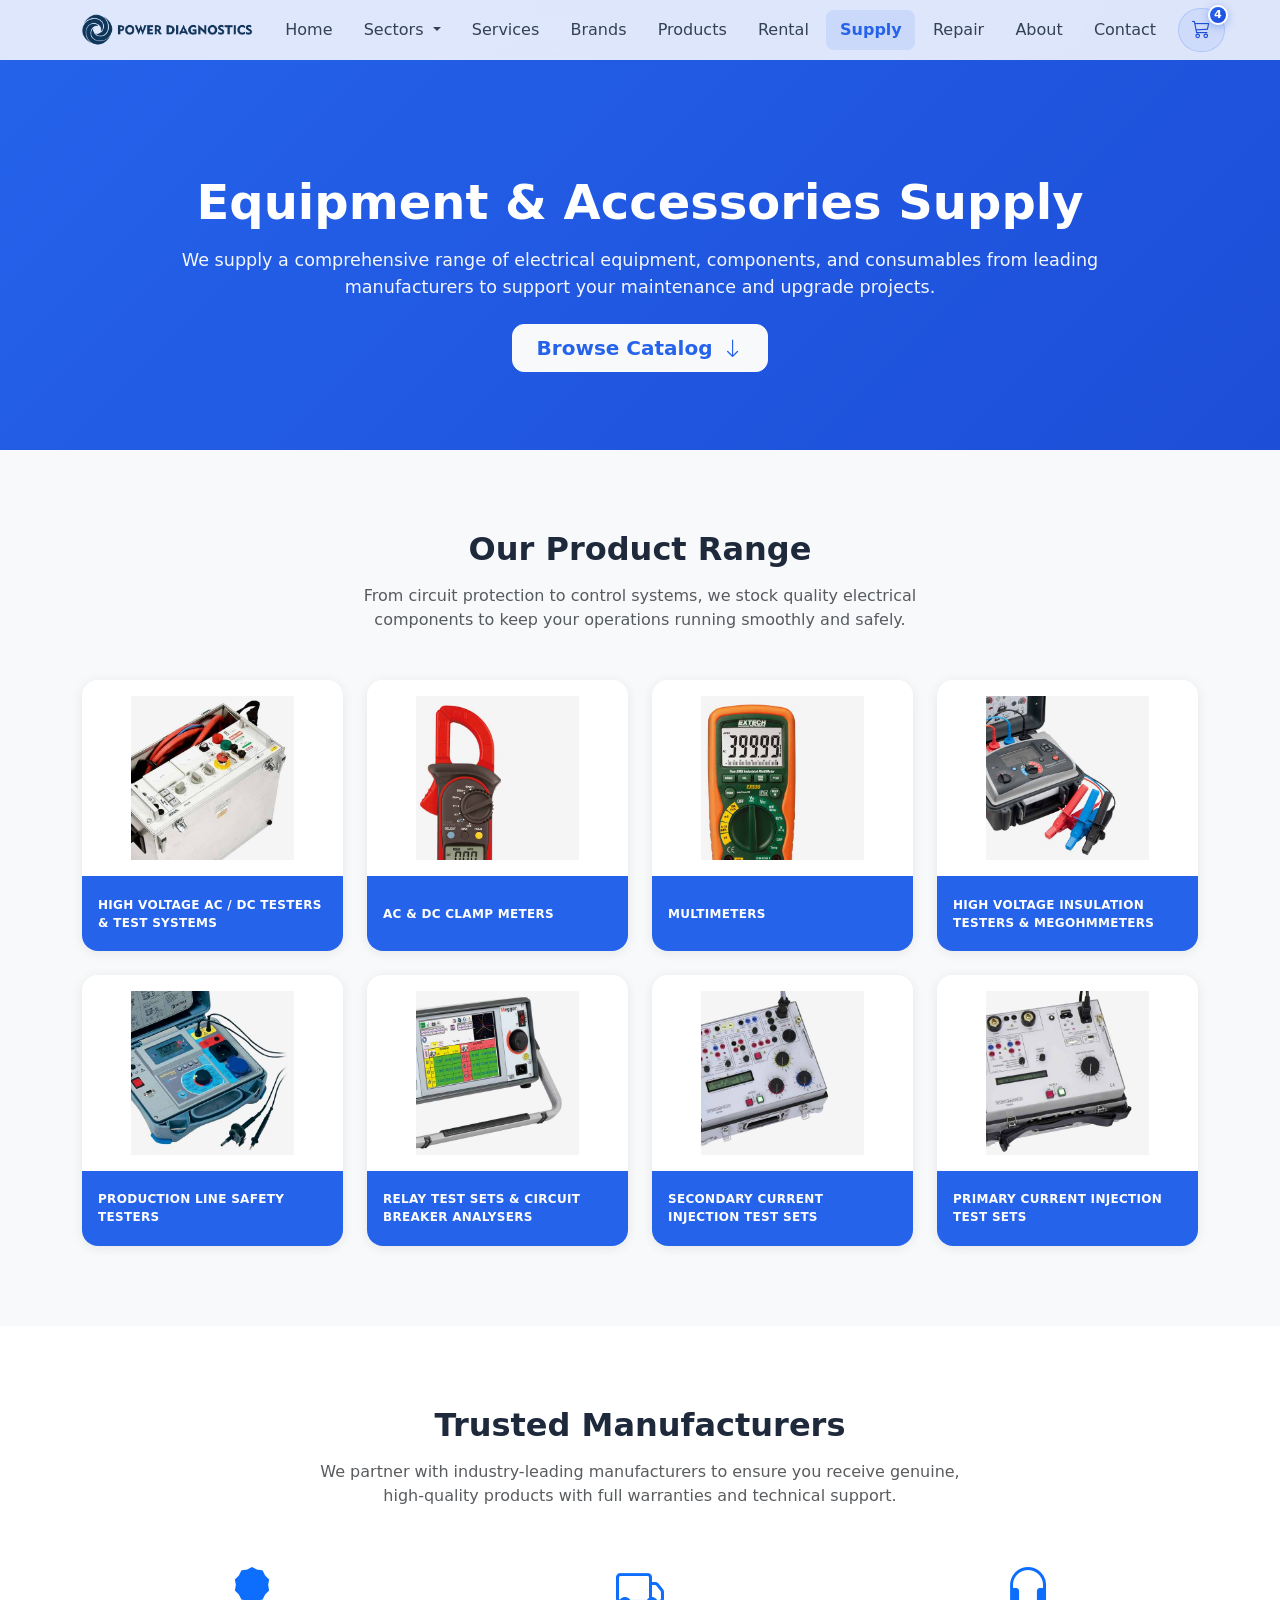
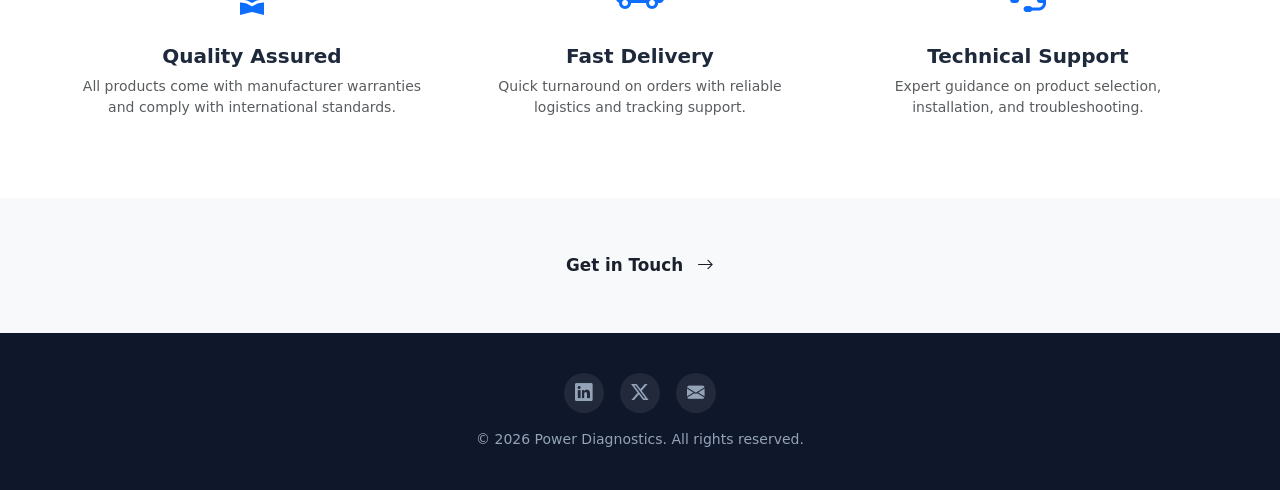
<file: supply.html>
<!DOCTYPE html>
<html lang="en">

<head>
    <meta charset="UTF-8">
    <meta name="viewport" content="width=device-width, initial-scale=1.0">
    <title>Equipment & Parts Supply — Power Diagnostics</title>
    <meta name="description"
        content="Comprehensive supply of electrical equipment, components, and consumables from leading manufacturers.">

    <!-- Favicon and Icons -->
    <link rel="icon" href="/favicon.ico" type="image/x-icon">
    
    <link rel="icon" type="image/png" sizes="32x32" href="/favicon-32x32.png">
    <link rel="icon" type="image/png" sizes="16x16" href="/favicon-16x16.png">
    
    <link rel="apple-touch-icon" sizes="180x180" href="/apple-touch-icon.png">
    
    <!-- Open Graph / Social Media Meta Tags -->
    <meta property="og:type" content="website">
    <meta property="og:url" content="https://www.powerdiagnostics.com/">
    <meta property="og:title"
        content="Power Diagnostics | Industrial Electrical Test Equipment Supply, Rental & Repair">
    <meta property="og:description"
        content="Power Diagnostics Support specializes in Industrial Electrical solutions. Offering Industrial Electrical test equipment products, supply, rental, repairs, support and custom built equipment.">
    <meta property="og:image" content="https://www.powerdiagnostics.com/images/common/logo.png">

    <!-- Twitter Card Meta Tags -->
    <meta name="twitter:card" content="summary_large_image">
    <meta name="twitter:title"
        content="Power Diagnostics | Industrial Electrical Test Equipment Supply, Rental & Repair">
    <meta name="twitter:description"
        content="Power Diagnostics Support specializes in Industrial Electrical solutions. Offering Industrial Electrical test equipment products, supply, rental, repairs, support and custom built equipment.">
    <meta name="twitter:image" content="https://www.powerdiagnostics.com/images/common/logo.png">

    <!-- Bootstrap 5.3 CSS -->
    <link href="https://cdn.jsdelivr.net/npm/bootstrap@5.3.3/dist/css/bootstrap.min.css" rel="stylesheet"
        crossorigin="anonymous">

    <!-- Bootstrap Icons -->
    <link href="https://cdn.jsdelivr.net/npm/bootstrap-icons@1.11.3/font/bootstrap-icons.min.css" rel="stylesheet">

    <!-- Custom Styles -->
    <link href="styles.css" rel="stylesheet">
</head>

<body>

    <!-- ===== Navbar ===== -->
    <nav class="navbar navbar-expand-lg fixed-top" id="mainNav">
        <div class="container">
            <a class="navbar-brand fw-bold" href="index.html">
                <img src="images/common/logo.png" alt="Power Diagnostics" height="40">
            </a>
            <div class="d-flex align-items-center order-lg-last ms-2">
                <button class="nav-cart-btn" type="button" data-bs-toggle="offcanvas" data-bs-target="#cartOffcanvas" aria-controls="cartOffcanvas" title="Shopping Cart">
                    <i class="bi bi-cart3"></i>
                    <span class="nav-cart-badge">0</span>
                </button>
                <button class="navbar-toggler border-0 shadow-none ms-1" type="button" data-bs-toggle="collapse"
                    data-bs-target="#navMenu" aria-controls="navMenu" aria-expanded="false" aria-label="Toggle navigation">
                    <span class="navbar-toggler-icon"></span>
                </button>
            </div>
            <div class="collapse navbar-collapse" id="navMenu">
                <ul class="navbar-nav ms-auto gap-lg-1">
                    <li class="nav-item"><a class="nav-link" href="index.html#hero">Home</a></li>
                    <li class="nav-item dropdown">
                        <a class="nav-link dropdown-toggle" href="#" id="sectorsDropdown" role="button"
                            data-bs-toggle="dropdown" aria-expanded="false">
                            Sectors
                        </a>
                        <div class="dropdown-menu dropdown-menu-sectors p-4" aria-labelledby="sectorsDropdown">
                            <div class="row g-3">
                                <div class="col-4">
                                    <ul class="list-unstyled mb-0">
                                        <li><a class="dropdown-item" href="index.html#sectors">Agriculture</a></li>
                                        <li><a class="dropdown-item" href="index.html#sectors">Aviation</a></li>
                                        <li><a class="dropdown-item" href="index.html#sectors">Contractors &
                                                Building</a></li>
                                        <li><a class="dropdown-item" href="index.html#sectors">Construction</a></li>
                                        <li><a class="dropdown-item" href="index.html#sectors">Data Centres</a></li>
                                        <li><a class="dropdown-item" href="index.html#sectors">Education</a></li>
                                        <li><a class="dropdown-item" href="index.html#sectors">Events</a></li>
                                        <li><a class="dropdown-item" href="index.html#sectors">Government</a></li>
                                    </ul>
                                </div>
                                <div class="col-4">
                                    <ul class="list-unstyled mb-0">
                                        <li><a class="dropdown-item" href="index.html#sectors">Healthcare</a></li>
                                        <li><a class="dropdown-item" href="index.html#sectors">Hospitality</a></li>
                                        <li><a class="dropdown-item" href="index.html#sectors">Industrial
                                                Manufacturing</a></li>
                                        <li><a class="dropdown-item" href="index.html#sectors">Local Government</a></li>
                                        <li><a class="dropdown-item" href="index.html#sectors">Marine</a></li>
                                        <li><a class="dropdown-item" href="index.html#sectors">Mining</a></li>
                                        <li><a class="dropdown-item" href="index.html#sectors">Oil & Gas</a></li>
                                        <li><a class="dropdown-item" href="index.html#sectors">Petrochemical</a></li>
                                    </ul>
                                </div>
                                <div class="col-4">
                                    <ul class="list-unstyled mb-0">
                                        <li><a class="dropdown-item" href="index.html#sectors">Ports</a></li>
                                        <li><a class="dropdown-item" href="index.html#sectors">Power Generation</a></li>
                                        <li><a class="dropdown-item" href="index.html#sectors">Rail</a></li>
                                        <li><a class="dropdown-item" href="index.html#sectors">Retail</a></li>
                                        <li><a class="dropdown-item" href="index.html#sectors">Sports & Leisure</a></li>
                                        <li><a class="dropdown-item" href="index.html#sectors">Telecommunications</a>
                                        </li>
                                        <li><a class="dropdown-item" href="index.html#sectors">Transport</a></li>
                                        <li><a class="dropdown-item" href="index.html#sectors">Utilities</a></li>
                                        <li><a class="dropdown-item" href="index.html#sectors">Warehouse &
                                                Distribution</a></li>
                                        <li><a class="dropdown-item" href="index.html#sectors">Water & Wastewater</a>
                                        </li>
                                    </ul>
                                </div>
                            </div>
                        </div>
                    </li>
                    <li class="nav-item"><a class="nav-link" href="index.html#services">Services</a></li>
                    <li class="nav-item"><a class="nav-link" href="brands.html">Brands</a></li>
                    <li class="nav-item"><a class="nav-link" href="products.html">Products</a></li>
                    <li class="nav-item"><a class="nav-link" href="rental.html">Rental</a></li>
                    <li class="nav-item"><a class="nav-link" href="supply.html">Supply</a></li>
                    <li class="nav-item"><a class="nav-link" href="repair.html">Repair</a></li>
                    <li class="nav-item"><a class="nav-link" href="index.html#about">About</a></li>
                    <li class="nav-item"><a class="nav-link" href="index.html#contact">Contact</a></li>
                </ul>
            </div>
        </div>
    </nav>

    <!-- ===== Hero Section ===== -->
    <section class="hero-section d-flex align-items-center" id="hero" style="min-height: 50vh;">
        <div class="container">
            <div class="row align-items-center g-4">
                <div class="col-lg-10 mx-auto text-center fade-in">
                    <h1 class="display-5 fw-bold mb-3">Equipment & Accessories Supply</h1>
                    <p class="lead mb-4" style="opacity: 0.95; font-size: 1.1rem;">
                        We supply a comprehensive range of electrical equipment, components, and consumables
                        from leading manufacturers to support your maintenance and upgrade projects.
                    </p>
                    <a href="#supply-items" class="btn btn-light btn-lg px-4">
                        Browse Catalog <i class="bi bi-arrow-down ms-1"></i>
                    </a>
                </div>
            </div>
        </div>
    </section>

    <!-- ===== Supply Items Section ===== -->
    <section id="supply-items" class="section-padding" style="background-color: #f8f9fa;">
        <div class="container">
            <div class="text-center mb-5 animate-on-scroll">
                <h2 class="fw-bold mb-3">Our Product Range</h2>
                <p class="text-muted mx-auto" style="max-width:650px;">
                    From circuit protection to control systems, we stock quality electrical components
                    to keep your operations running smoothly and safely.
                </p>
            </div>

            <!-- Equipment Grid -->
            <div class="row g-4">
                <!-- Equipment 1 -->
                <div class="col-sm-6 col-lg-4 col-xl-3 animate-on-scroll" style="animation-delay: 0.05s;">
                    <div class="equipment-card">
                        <div class="equipment-image">
                            <img src="images/equipment/high-voltage-ac-dc-testers-and-test-systems_1.jpg"
                                alt="High Voltage AC / DC Testers & Test Systems">
                        </div>
                        <div class="equipment-label">
                            <h6>High Voltage AC / DC Testers & Test Systems</h6>
                        </div>
                        <div class="equipment-description">
                            <h5>High Voltage AC / DC Testers & Test Systems</h5>
                            <p>Our range of high voltage AC/DC testers and test systems are designed for comprehensive
                                testing of electrical equipment and systems. These testers provide accurate measurements
                                and diagnostics for insulation resistance, dielectric strength, and other critical
                                parameters. They are essential tools for ensuring the safety and reliability of
                                electrical installations in various industries, including power generation,
                                manufacturing, and maintenance.</p>
                        </div>
                    </div>
                </div>

                <!-- Equipment 2 -->
                <div class="col-sm-6 col-lg-4 col-xl-3 animate-on-scroll" style="animation-delay: 0.1s;">
                    <div class="equipment-card">
                        <div class="equipment-image">
                            <img src="images/equipment/ac-and-dc-clamp-meters_1.jpg" alt="AC & DC Clamp Meters">
                        </div>
                        <div class="equipment-label">
                            <h6>AC & DC Clamp Meters</h6>
                        </div>
                        <div class="equipment-description">
                            <h5>AC & DC Clamp Meters</h5>
                            <p>AC & DC Clamp Meters are essential tools for measuring current without direct contact
                                with the conductor. They provide accurate readings for both alternating and direct
                                currents, making them versatile for various electrical applications. These meters are
                                ideal for troubleshooting, maintenance, and installation tasks in residential,
                                commercial, and industrial settings.</p>
                        </div>
                    </div>
                </div>

                <!-- Equipment 3 -->
                <div class="col-sm-6 col-lg-4 col-xl-3 animate-on-scroll" style="animation-delay: 0.15s;">
                    <div class="equipment-card">
                        <div class="equipment-image">
                            <img src="images/equipment/digital-multimeters_3.jpg" alt="Multimeters">
                        </div>
                        <div class="equipment-label">
                            <h6>Multimeters</h6>
                        </div>
                        <div class="equipment-description">
                            <h5>Multimeters</h5>
                            <p>Digital multimeters are versatile instruments used for measuring voltage, current, and
                                resistance in electrical circuits. They provide accurate readings and are essential
                                tools for troubleshooting, maintenance, and installation tasks in residential,
                                commercial, and industrial settings.</p>
                        </div>
                    </div>
                </div>

                <!-- Equipment 4 -->
                <div class="col-sm-6 col-lg-4 col-xl-3 animate-on-scroll" style="animation-delay: 0.2s;">
                    <div class="equipment-card">
                        <div class="equipment-image">
                            <img src="images/equipment/high-voltage-insulation-testers_2.jpg"
                                alt="Power Quality Analyzers">
                        </div>
                        <div class="equipment-label">
                            <h6>High Voltage Insulation Testers & Megohmmeters</h6>
                        </div>
                        <div class="equipment-description">
                            <h5>High Voltage Insulation Testers & Megohmmeters</h5>
                            <p>High voltage insulation testers and megohmmeters are essential tools for measuring
                                insulation resistance and ensuring the safety and reliability of electrical systems.
                                These devices help detect insulation deterioration, prevent electrical failures, and
                                maintain compliance with industry standards in residential, commercial, and industrial
                                settings.</p>
                        </div>
                    </div>
                </div>

                <!-- Equipment 5 -->
                <div class="col-sm-6 col-lg-4 col-xl-3 animate-on-scroll" style="animation-delay: 0.25s;">
                    <div class="equipment-card">
                        <div class="equipment-image">
                            <img src="images/equipment/machinery-testers_2.jpg" alt="Production Line Safety Testers">
                        </div>
                        <div class="equipment-label">
                            <h6>Production Line Safety Testers</h6>
                        </div>
                        <div class="equipment-description">
                            <h5>Production Line Safety Testers</h5>
                            <p>Production line safety testers are designed to ensure the safety and compliance of
                                electrical products during manufacturing. These testers perform a variety of safety
                                checks, including insulation resistance, ground continuity, and leakage current tests,
                                helping manufacturers maintain high safety standards and meet regulatory requirements.
                            </p>
                        </div>
                    </div>
                </div>

                <!-- Equipment 6 -->
                <div class="col-sm-6 col-lg-4 col-xl-3 animate-on-scroll" style="animation-delay: 0.3s;">
                    <div class="equipment-card">
                        <div class="equipment-image">
                            <img src="images/equipment/relay-test-sets.jpg"
                                alt="Relay Test Sets & Circuit Breaker Analysers">
                        </div>
                        <div class="equipment-label">
                            <h6>Relay Test Sets & Circuit Breaker Analysers</h6>
                        </div>
                        <div class="equipment-description">
                            <h5>Relay Test Sets & Circuit Breaker Analysers</h5>
                            <p>Relay test sets and circuit breaker analysers are essential tools for testing and
                                maintaining protective relays and circuit breakers. These instruments help ensure the
                                reliability and safety of electrical power systems by accurately measuring relay
                                performance, timing, and trip characteristics, as well as diagnosing potential issues in
                                circuit breakers.</p>
                        </div>
                    </div>
                </div>

                <!-- Equipment 7 -->
                <div class="col-sm-6 col-lg-4 col-xl-3 animate-on-scroll" style="animation-delay: 0.35s;">
                    <div class="equipment-card">
                        <div class="equipment-image">
                            <img src="images/equipment/secondary-current-injection-test-sets_2.jpg"
                                alt="Secondary Current Injection Test Sets">
                        </div>
                        <div class="equipment-label">
                            <h6>Secondary Current Injection Test Sets</h6>
                        </div>
                        <div class="equipment-description">
                            <h5>Secondary Current Injection Test Sets</h5>
                            <p>Secondary current injection test sets are specialized instruments used for testing the
                                performance and accuracy of protective relays and circuit breakers. These test sets
                                simulate fault conditions by injecting controlled currents into the secondary circuits
                                of relays, allowing technicians to verify their response and ensure the reliability of
                                electrical power systems.</p>
                        </div>
                    </div>
                </div>

                <!-- Equipment 8 -->
                <div class="col-sm-6 col-lg-4 col-xl-3 animate-on-scroll" style="animation-delay: 0.4s;">
                    <div class="equipment-card">
                        <div class="equipment-image">
                            <img src="images/equipment/primary-current-injection-test-sets_4.jpg"
                                alt="Primary Current Injection Test Sets">
                        </div>
                        <div class="equipment-label">
                            <h6>Primary Current Injection Test Sets</h6>
                        </div>
                        <div class="equipment-description">
                            <h5>Primary Current Injection Test Sets</h5>
                            <p>Primary current injection test sets are used for testing the performance and accuracy of
                                high-current electrical equipment, such as circuit breakers and transformers. These test
                                sets provide precise current injection to simulate real-world operating conditions,
                                ensuring the reliability and safety of electrical power systems.</p>
                        </div>
                    </div>
                </div>
            </div>
    </section>

    <!-- ===== Manufacturers Section ===== -->
    <section class="section-padding bg-white">
        <div class="container">
            <div class="text-center mb-5 animate-on-scroll">
                <h2 class="fw-bold mb-3">Trusted Manufacturers</h2>
                <p class="text-muted mx-auto" style="max-width:650px;">
                    We partner with industry-leading manufacturers to ensure you receive genuine,
                    high-quality products with full warranties and technical support.
                </p>
            </div>
            <div class="row g-5 justify-content-center">
                <div class="col-md-4 text-center animate-on-scroll">
                    <i class="bi bi-award-fill text-primary mb-3 d-block" style="font-size: 3rem;"></i>
                    <h5 class="fw-semibold mb-2">Quality Assured</h5>
                    <p class="text-muted small mb-0">
                        All products come with manufacturer warranties and comply with international standards.
                    </p>
                </div>
                <div class="col-md-4 text-center animate-on-scroll" style="animation-delay: 0.1s;">
                    <i class="bi bi-truck text-primary mb-3 d-block" style="font-size: 3rem;"></i>
                    <h5 class="fw-semibold mb-2">Fast Delivery</h5>
                    <p class="text-muted small mb-0">
                        Quick turnaround on orders with reliable logistics and tracking support.
                    </p>
                </div>
                <div class="col-md-4 text-center animate-on-scroll" style="animation-delay: 0.2s;">
                    <i class="bi bi-headset text-primary mb-3 d-block" style="font-size: 3rem;"></i>
                    <h5 class="fw-semibold mb-2">Technical Support</h5>
                    <p class="text-muted small mb-0">
                        Expert guidance on product selection, installation, and troubleshooting.
                    </p>
                </div>
            </div>
        </div>
    </section>

    <!-- ===== CTA Section ===== -->
    <section class="py-5" style="background-color: #f8f9fa;">
        <div class="container">
            <div class="text-center">
                <a href="index.html#contact" class="btn btn-link text-decoration-none fw-semibold"
                    style="color: #1a202c; font-size: 1.05rem;">
                    Get in Touch <i class="bi bi-arrow-right ms-2"></i>
                </a>
            </div>
        </div>
    </section>

    <!-- ===== Offcanvas Shopping Cart Drawer ===== -->
    <div class="offcanvas offcanvas-end offcanvas-cart" tabindex="-1" id="cartOffcanvas" aria-labelledby="cartOffcanvasLabel">
        <div class="offcanvas-header">
            <h5 class="offcanvas-title" id="cartOffcanvasLabel"><i class="bi bi-cart3"></i> Shopping Cart</h5>
            <button type="button" class="btn-close text-reset shadow-none" data-bs-dismiss="offcanvas" aria-label="Close"></button>
        </div>
        <div class="offcanvas-body p-3 p-md-4 d-flex flex-column">
            <div id="cartDrawerItemsList" class="flex-grow-1 overflow-auto">
                <!-- Injected dynamically by script.js -->
            </div>
            <div id="cartDrawerEmpty" class="text-center py-5 d-none">
                <i class="bi bi-cart-x text-muted mb-3" style="font-size: 2.75rem;"></i>
                <h6 class="fw-bold text-dark">Your cart is empty</h6>
                <p class="text-muted small mb-3">Browse our test equipment and click Add to Cart.</p>
                <button type="button" class="btn btn-sm btn-outline-primary rounded-pill px-3" data-bs-dismiss="offcanvas">Continue Browsing</button>
            </div>
        </div>
        <div class="cart-drawer-footer" id="cartDrawerFooter">
            <div class="d-flex justify-content-between align-items-center mb-3">
                <span class="text-muted small fw-semibold">Total Selected:</span>
                <span class="fw-bold text-dark" id="drawerTotalUnits">0 Units</span>
            </div>
            <div class="d-grid gap-2">
                <a href="checkout.html" class="btn btn-accent-gradient">Proceed to Checkout <i class="bi bi-arrow-right ms-1"></i></a>
                <a href="cart.html" class="btn btn-outline-primary">View Cart Details</a>
            </div>
        </div>
    </div>

    <!-- ===== Footer ===== -->
    <footer class="footer-section text-center">
        <div class="container">
            <div class="mb-3">
                <a href="#" class="footer-social" aria-label="LinkedIn"><i class="bi bi-linkedin"></i></a>
                <a href="#" class="footer-social" aria-label="Twitter"><i class="bi bi-twitter-x"></i></a>
                <a href="mailto:sales@power-diagnostics.com" class="footer-social" aria-label="Email"><i
                        class="bi bi-envelope-fill"></i></a>
            </div>
            <p class="mb-0 small">&copy; 2026 Power Diagnostics. All rights reserved.</p>
        </div>
    </footer>

    <!-- Bootstrap 5.3 JS Bundle (Popper included) -->
    <script src="https://cdn.jsdelivr.net/npm/bootstrap@5.3.3/dist/js/bootstrap.bundle.min.js"
        crossorigin="anonymous"></script>

    <!-- Custom Script -->
    <script src="script.js"></script>
</body>

</html>
</file>
<file: styles.css>
/* ============================================
   Power Diagnostics — Custom Styles
   ============================================ */

/* --- Custom Properties --- */
:root {
  --accent: #2563eb;
  --accent-dark: #1d4ed8;
  --accent-light: #3b82f6;
  --light-bg: #f8f9fa;
  --dark-bg: #0f172a;
}

/* --- Keyframe Animations --- */
@keyframes fadeInUp {
  from {
    opacity: 0;
    transform: translateY(30px);
  }
  to {
    opacity: 1;
    transform: translateY(0);
  }
}

@keyframes fadeIn {
  from {
    opacity: 0;
  }
  to {
    opacity: 1;
  }
}

@keyframes slideInLeft {
  from {
    opacity: 0;
    transform: translateX(-40px);
  }
  to {
    opacity: 1;
    transform: translateX(0);
  }
}

@keyframes slideInRight {
  from {
    opacity: 0;
    transform: translateX(40px);
  }
  to {
    opacity: 1;
    transform: translateX(0);
  }
}

@keyframes pulse {
  0%, 100% {
    opacity: 0.2;
    transform: scale(1);
  }
  50% {
    opacity: 0.3;
    transform: scale(1.05);
  }
}

@keyframes scaleIn {
  from {
    opacity: 0;
    transform: scale(0.9);
  }
  to {
    opacity: 1;
    transform: scale(1);
  }
}

/* --- Animation Classes --- */
.animate-on-scroll {
  opacity: 0;
}

.animate-on-scroll.animated {
  animation: fadeInUp 0.6s ease forwards;
}

.slide-in-left {
  opacity: 0;
}

.slide-in-left.animated {
  animation: slideInLeft 0.6s ease forwards;
}

.slide-in-right {
  opacity: 0;
}

.slide-in-right.animated {
  animation: slideInRight 0.6s ease forwards;
}

.fade-in {
  opacity: 0;
}

.fade-in.animated {
  animation: fadeIn 0.6s ease forwards;
}

.scale-in {
  opacity: 0;
}

.scale-in.animated {
  animation: scaleIn 0.5s ease forwards;
}

/* --- Base --- */
html {
  scroll-behavior: smooth;
  scroll-padding-top: 72px;
}

body {
  font-family: system-ui, -apple-system, "Segoe UI", Roboto, "Helvetica Neue", Arial, sans-serif;
  color: #1e293b;
}

.section-padding {
  padding: 5rem 0;
}

.text-accent {
  color: var(--accent) !important;
}

/* --- Navbar --- */
#mainNav {
  background: rgba(255, 255, 255, 0.85);
  backdrop-filter: blur(10px);
  -webkit-backdrop-filter: blur(10px);
  transition: background 0.3s ease, box-shadow 0.3s ease;
}

#mainNav.scrolled {
  background: rgba(255, 255, 255, 0.98);
  box-shadow: 0 2px 20px rgba(0, 0, 0, 0.08);
}

#mainNav .navbar-brand {
  color: var(--accent);
  font-size: 1.25rem;
  transition: transform 0.2s ease;
}

#mainNav .navbar-brand:hover {
  transform: scale(1.05);
}

#mainNav .navbar-brand .bi {
  transition: transform 0.3s ease;
}

#mainNav .navbar-brand:hover .bi {
  transform: rotate(20deg);
}

#mainNav .navbar-brand img {
  height: 32px;
  width: auto;
  /* mix-blend-mode: multiply; */
  /* filter: brightness(0.95); */
}

#mainNav .nav-link {
  color: #334155;
  font-weight: 500;
  padding: 0.5rem 0.85rem;
  border-radius: 0.5rem;
  transition: color 0.2s ease, background 0.2s ease;
}

#mainNav .nav-link:hover,
#mainNav .nav-link:focus {
  color: var(--accent);
  background: rgba(37, 99, 235, 0.06);
}

#mainNav .nav-link.active {
  color: var(--accent);
  background: rgba(37, 99, 235, 0.1);
  font-weight: 600;
}

/* --- Sectors Dropdown Menu --- */
.dropdown-menu-sectors {
  min-width: 800px;
  max-width: 90vw;
  border: none;
  border-radius: 1rem;
  box-shadow: 0 10px 40px rgba(0, 0, 0, 0.12);
  margin-top: 0.5rem;
  animation: slideDown 0.3s ease;
  left: 50%;
  transform: translateX(-50%);
  right: auto;
}

.dropdown-menu-sectors.show {
  transform: translateX(-50%);
}

@keyframes slideDown {
  from {
    opacity: 0;
    transform: translateX(-50%) translateY(-10px);
  }
  to {
    opacity: 1;
    transform: translateX(-50%) translateY(0);
  }
}

.dropdown-menu-sectors .dropdown-item {
  padding: 0.6rem 0.5rem;
  border-radius: 0.5rem;
  color: #334155;
  font-weight: 500;
  font-size: 0.9rem;
  transition: background 0.2s ease, color 0.2s ease, transform 0.2s ease;
  margin-bottom: 0.25rem;
  white-space: nowrap;
}

.dropdown-menu-sectors .dropdown-item:hover {
  background: rgba(37, 99, 235, 0.08);
  color: var(--accent);
  transform: translateX(4px);
}

.dropdown-menu-sectors ul {
  margin-bottom: 0;
}

.dropdown-menu-sectors ul li {
  margin-bottom: 0.15rem;
}

@media (max-width: 991.98px) {
  .dropdown-menu-sectors {
    min-width: auto;
    width: calc(100vw - 2rem);
    max-width: 500px;
    left: 1rem;
    right: 1rem;
    transform: none;
    max-height: 70vh;
    overflow-y: auto;
    -webkit-overflow-scrolling: touch;
  }
  
  .dropdown-menu-sectors::-webkit-scrollbar {
    width: 6px;
  }
  
  .dropdown-menu-sectors::-webkit-scrollbar-track {
    background: #f1f1f1;
    border-radius: 10px;
  }
  
  .dropdown-menu-sectors::-webkit-scrollbar-thumb {
    background: var(--accent);
    border-radius: 10px;
  }
  
  .dropdown-menu-sectors::-webkit-scrollbar-thumb:hover {
    background: var(--accent-dark);
  }
  
  .dropdown-menu-sectors.show {
    transform: none;
  }
  
  @keyframes slideDown {
    from {
      opacity: 0;
      transform: translateY(-10px);
    }
    to {
      opacity: 1;
      transform: translateY(0);
    }
  }
  
  .dropdown-menu-sectors .row {
    flex-direction: column;
  }
  
  .dropdown-menu-sectors .dropdown-item {
    padding: 0.75rem 1rem;
  }
}

@media (min-width: 992px) and (max-width: 1199.98px) {
  .dropdown-menu-sectors {
    min-width: 650px;
  }
  
  .dropdown-menu-sectors .dropdown-item {
    font-size: 0.85rem;
    padding: 0.5rem 0.4rem;
  }
}

/* --- Hero --- */
.hero-section {
  min-height: 100vh;
  background: linear-gradient(135deg, var(--accent) 0%, var(--accent-dark) 100%);
  color: #fff;
  padding-top: 6rem;
}

.hero-subtitle {
  opacity: 0.9;
  max-width: 540px;
}

.hero-section .btn-light {
  color: var(--accent);
  font-weight: 600;
  border-radius: 0.75rem;
  transition: transform 0.2s ease, box-shadow 0.2s ease;
}

.hero-section .btn-light:hover {
  transform: translateY(-2px);
  box-shadow: 0 8px 24px rgba(0, 0, 0, 0.15), 0 0 20px rgba(37, 99, 235, 0.3);
}

.hero-section .btn-light .bi {
  transition: transform 0.3s ease;
}

.hero-section .btn-light:hover .bi {
  transform: translateX(4px);
}

.hero-icon {
  font-size: 12rem;
  opacity: 0.2;
  line-height: 1;
  animation: pulse 4s ease-in-out infinite;
}

/* --- PD Diagnostics Section --- */
.pd-diagnostics-section {
  background: #ffffff;
  position: relative;
  overflow: visible !important;
  padding-top: 2rem;
  padding-bottom: 5rem;
}

.pd-diagnostics-section::before {
  content: '';
  position: absolute;
  top: 0;
  left: 0;
  right: 0;
  bottom: 0;
  background: radial-gradient(circle at 30% 50%, rgba(37, 99, 235, 0.03) 0%, transparent 50%);
  pointer-events: none;
}

.pd-diagnostics-section .container {
  position: relative;
  z-index: 1;
  overflow: visible;
}

.pd-diagnostics-section .row {
  overflow: visible !important;
}

.pd-diagnostics-section [class*="col-"] {
  overflow: visible !important;
}

.pd-header-decorator {
  width: 40px;
  height: 60px;
  border: 3px solid #dc3545;
  border-right: none;
  border-radius: 8px 0 0 8px;
  margin: 0 auto;
  position: relative;
}

.pd-service-box {
  background: #f8f9fa;
  border: 1px solid #e2e8f0;
  border-radius: 1rem;
  padding: 2.5rem;
  height: 100%;
  transition: transform 0.3s ease, background 0.3s ease, box-shadow 0.3s ease;
}

.pd-service-box:hover {
  transform: translateY(-4px);
  background: #ffffff;
  box-shadow: 0 8px 24px rgba(37, 99, 235, 0.15);
}

.pd-icon-circle {
  width: 75px;
  height: 75px;
  min-width: 75px;
  background: linear-gradient(135deg, var(--accent) 0%, var(--accent-dark) 100%);
  border-radius: 50%;
  display: flex;
  align-items: center;
  justify-content: center;
  font-size: 2rem;
  color: #fff;
  box-shadow: 0 4px 12px rgba(37, 99, 235, 0.2);
}

.pd-shield-icon {
  font-size: 2.5rem;
  color: var(--accent);
}

.pd-coverage-section {
  margin-top: 4rem;
  padding-top: 3rem;
  border-top: 2px solid #e2e8f0;
  overflow: visible;
}

.pd-asset-card {
  background: rgba(255, 255, 255, 0.95);
  border-radius: 1rem;
  overflow: visible;
  height: 100%;
  transition: transform 0.3s ease, box-shadow 0.3s ease;
  box-shadow: 0 4px 12px rgba(0, 0, 0, 0.1);
}

.pd-asset-card:hover {
  transform: translateY(-8px);
  box-shadow: 0 12px 32px rgba(0, 0, 0, 0.25);
}

.pd-asset-image {
  position: relative;
  height: 180px;
  overflow: visible;
  background: #1e293b;
  border-radius: 1rem 1rem 0 0;
}

.pd-asset-image img {
  width: 100%;
  height: 100%;
  object-fit: cover;
  display: block;
  border-radius: 1rem 1rem 0 0;
}

/* Asset Category Backgrounds */
.pd-asset-cables {
  background: linear-gradient(135deg, #334155 0%, #1e293b 100%),
    url('data:image/svg+xml,<svg xmlns="http://www.w3.org/2000/svg" viewBox="0 0 100 100"><line x1="10" y1="50" x2="90" y2="50" stroke="rgba(255,255,255,0.1)" stroke-width="3"/><line x1="10" y1="60" x2="90" y2="60" stroke="rgba(255,255,255,0.1)" stroke-width="3"/><line x1="10" y1="70" x2="90" y2="70" stroke="rgba(255,255,255,0.1)" stroke-width="3"/></svg>');
  background-size: cover;
  background-position: center;
}

.pd-asset-switchgear {
  background: linear-gradient(135deg, #475569 0%, #334155 100%),
    url('data:image/svg+xml,<svg xmlns="http://www.w3.org/2000/svg" viewBox="0 0 100 100"><rect x="20" y="20" width="60" height="60" fill="none" stroke="rgba(255,255,255,0.1)" stroke-width="2"/><rect x="30" y="30" width="15" height="40" fill="rgba(255,255,255,0.1)"/><rect x="55" y="30" width="15" height="40" fill="rgba(255,255,255,0.1)"/></svg>');
  background-size: cover;
  background-position: center;
}

.pd-asset-transformer {
  background: linear-gradient(135deg, #64748b 0%, #475569 100%),
    url('data:image/svg+xml,<svg xmlns="http://www.w3.org/2000/svg" viewBox="0 0 100 100"><circle cx="35" cy="50" r="20" fill="none" stroke="rgba(255,255,255,0.1)" stroke-width="2"/><circle cx="65" cy="50" r="20" fill="none" stroke="rgba(255,255,255,0.1)" stroke-width="2"/><rect x="30" y="20" width="40" height="10" fill="rgba(255,255,255,0.1)"/></svg>');
  background-size: cover;
  background-position: center;
}

.pd-asset-motor {
  background: linear-gradient(135deg, #475569 0%, #334155 100%),
    url('data:image/svg+xml,<svg xmlns="http://www.w3.org/2000/svg" viewBox="0 0 100 100"><circle cx="50" cy="50" r="30" fill="none" stroke="rgba(255,255,255,0.1)" stroke-width="2"/><circle cx="50" cy="50" r="15" fill="rgba(255,255,255,0.1)"/><line x1="50" y1="20" x2="50" y2="35" stroke="rgba(255,255,255,0.15)" stroke-width="3"/><line x1="50" y1="65" x2="50" y2="80" stroke="rgba(255,255,255,0.15)" stroke-width="3"/></svg>');
  background-size: cover;
  background-position: center;
}

.pd-asset-icon-overlay {
  position: absolute;
  top: -40px;
  left: 50%;
  transform: translateX(-50%);
  width: 75px;
  height: 75px;
  background: #2563eb;
  border-radius: 50%;
  display: flex;
  align-items: center;
  justify-content: center;
  color: white;
  font-size: 2rem;
  box-shadow: 0 4px 16px rgba(0, 0, 0, 0.3);
  border: 4px solid white;
  z-index: 10;
}

.pd-asset-content {
  padding: 1.75rem;
  color: #1e293b;
}

.pd-asset-content h5 {
  color: var(--accent);
  font-size: 1rem;
  letter-spacing: 0.3px;
}

.pd-asset-list {
  list-style: none;
  padding: 0;
  margin: 0;
  font-size: 0.9rem;
  color: #475569;
  line-height: 1.6;
}

.pd-asset-list li {
  position: relative;
  padding-left: 1.5rem;
  margin-bottom: 0.5rem;
}

.pd-asset-list li::before {
  content: '•';
  position: absolute;
  left: 0.3rem;
  color: var(--accent);
  font-weight: bold;
  font-size: 1.2rem;
}

.pd-value-prop {
  padding: 2rem 1.5rem;
  border-radius: 0.75rem;
  background: #f8f9fa;
  border: 1px solid #e2e8f0;
  transition: background 0.3s ease, transform 0.3s ease, box-shadow 0.3s ease;
  height: 100%;
}

.pd-value-prop:hover {
  background: #ffffff;
  transform: translateY(-4px);
  box-shadow: 0 4px 16px rgba(37, 99, 235, 0.1);
}

.pd-value-prop i {
  font-size: 3rem;
  color: var(--accent);
  opacity: 0.9;
}

.pd-value-prop h6 {
  color: #1e293b;
  font-size: 0.85rem;
  letter-spacing: 0.5px;
  line-height: 1.4;
}

.pd-value-prop p {
  color: #64748b;
  font-size: 0.8rem;
  letter-spacing: 0.3px;
}

/* Responsive adjustments */
@media (max-width: 768px) {
  .pd-service-box {
    padding: 1.5rem;
  }
  
  .pd-icon-circle {
    width: 60px;
    height: 60px;
    min-width: 60px;
    font-size: 1.5rem;
  }
  
  .pd-asset-image {
    height: 150px;
  }
  
  .pd-asset-icon-overlay {
    width: 60px;
    height: 60px;
    font-size: 1.5rem;
    top: -25px;
    border-width: 3px;
  }
  
  .pd-shield-icon {
    font-size: 2rem !important;
  }
  
  .pd-value-prop {
    padding: 1.5rem 1rem;
  }
  
  .pd-value-prop i {
    font-size: 2.5rem;
  }
}

/* --- Service Cards --- */
.service-card {
  border-radius: 0.75rem;
  transition: transform 0.25s ease, box-shadow 0.25s ease;
  background: #ffffff;
}

.service-card:hover {
  transform: translateY(-4px);
  box-shadow: 0 8px 24px rgba(0, 0, 0, 0.08);
}

.service-icon {
  display: inline-flex;
  align-items: center;
  justify-content: center;
  width: 70px;
  height: 70px;
  border-radius: 50%;
  background: rgba(37, 99, 235, 0.12);
  color: var(--accent);
  font-size: 1.75rem;
  transition: transform 0.3s ease, background 0.3s ease;
}

.service-card:hover .service-icon {
  transform: scale(1.05);
  background: rgba(37, 99, 235, 0.18);
}

/* --- Sectors --- */
.sector-card {
  background: #ffffff;
  border-radius: 0.75rem;
  border: 1px solid #e2e8f0;
  transition: all 0.3s ease;
  cursor: pointer;
  min-height: 120px;
  display: flex;
  flex-direction: column;
  align-items: center;
  justify-content: center;
}

.sector-card:hover {
  transform: translateY(-4px);
  box-shadow: 0 8px 24px rgba(0, 0, 0, 0.08);
  border-color: var(--accent);
}

.sector-icon {
  font-size: 2.5rem;
  color: var(--accent);
  transition: transform 0.3s ease, color 0.3s ease;
  display: block;
  height: 2.5rem;
  line-height: 1;
}

.sector-card:hover .sector-icon {
  transform: scale(1.15);
  color: var(--accent-dark);
}

.sector-card h6 {
  font-size: 0.875rem;
  font-weight: 600;
  color: #334155;
  transition: color 0.3s ease;
  margin-top: 0.75rem !important;
}

.sector-card:hover h6 {
  color: var(--accent);
}

/* Sectors Carousel Styling */
#sectorsCarousel {
  position: relative;
  padding: 0 4rem 3rem 4rem;
}

#sectorsCarousel .carousel-inner {
  padding: 1rem 0;
}

#sectorsCarousel .carousel-control-prev,
#sectorsCarousel .carousel-control-next {
  width: 3.5rem;
  height: 3.5rem;
  background: var(--accent);
  border-radius: 50%;
  top: 50%;
  transform: translateY(-50%);
  opacity: 0.9;
  transition: all 0.3s ease;
  z-index: 10;
}

#sectorsCarousel .carousel-control-prev {
  left: 0;
}

#sectorsCarousel .carousel-control-next {
  right: 0;
}

#sectorsCarousel .carousel-control-prev:hover,
#sectorsCarousel .carousel-control-next:hover {
  opacity: 1;
  transform: translateY(-50%) scale(1.1);
}

#sectorsCarousel .carousel-control-prev-icon,
#sectorsCarousel .carousel-control-next-icon {
  width: 1.5rem;
  height: 1.5rem;
}

#sectorsCarousel .carousel-indicators {
  margin-bottom: 0;
  position: static;
  margin-top: 2rem;
  display: flex;
  justify-content: center;
}

#sectorsCarousel .carousel-indicators button {
  width: 12px;
  height: 12px;
  border-radius: 50%;
  background-color: var(--accent);
  opacity: 0.3;
  border: none;
  transition: all 0.3s ease;
  margin: 0 6px;
}

#sectorsCarousel .carousel-indicators button.active {
  opacity: 1;
  transform: scale(1.2);
}

#sectorsCarousel .carousel-item {
  transition: transform 0.6s ease;
}

#sectorsCarousel .row {
  margin: 0;
}

#sectorsCarousel .row > * {
  padding-left: 0.5rem;
  padding-right: 0.5rem;
  margin-bottom: 1rem;
}

@media (max-width: 991.98px) {
  #sectorsCarousel {
    padding: 0 2.5rem 3rem 2.5rem;
  }
  
  #sectorsCarousel .carousel-control-prev,
  #sectorsCarousel .carousel-control-next {
    width: 3rem;
    height: 3rem;
  }
  
  #sectorsCarousel .row > * {
    margin-bottom: 0.75rem;
  }
}

@media (max-width: 767.98px) {
  #sectorsCarousel {
    padding: 0 0.5rem 3rem 0.5rem;
  }
  
  #sectorsCarousel .carousel-control-prev,
  #sectorsCarousel .carousel-control-next {
    width: 2.5rem;
    height: 2.5rem;
    opacity: 1;
    background: var(--accent);
    box-shadow: 0 2px 8px rgba(0, 0, 0, 0.2);
  }
  
  #sectorsCarousel .carousel-control-prev {
    left: -0.5rem;
  }
  
  #sectorsCarousel .carousel-control-next {
    right: -0.5rem;
  }
  
  #sectorsCarousel .carousel-control-prev-icon,
  #sectorsCarousel .carousel-control-next-icon {
    width: 1.25rem;
    height: 1.25rem;
  }
  
  .sector-card {
    min-height: 100px;
  }
  
  .sector-icon {
    font-size: 2rem;
    height: 2rem;
  }
}

/* --- About --- */
.about-image-placeholder {
  width: 100%;
  min-height: 360px;
  background: linear-gradient(135deg, var(--accent-light) 0%, var(--accent-dark) 100%);
  border-radius: 1rem;
}

.about-image-placeholder .bi {
  transition: transform 0.3s ease;
}

.about-image-placeholder:hover .bi {
  transform: scale(1.1) rotate(10deg);
}

/* --- Contact --- */
.btn-accent {
  background: var(--accent);
  color: #fff;
  border: none;
  border-radius: 0.75rem;
  font-weight: 600;
  transition: background 0.2s ease, transform 0.2s ease;
}

.btn-accent:hover,
.btn-accent:focus {
  background: var(--accent-dark);
  color: #fff;
  transform: translateY(-2px);
}

/* Contact info icon animations */
#contact .bi {
  transition: transform 0.3s ease, color 0.3s ease;
}

#contact .d-flex:hover .bi {
  transform: scale(1.15);
  color: var(--accent-dark) !important;
}

#contactForm .form-control {
  border-radius: 0.6rem;
  border: 1px solid #e2e8f0;
  padding: 0.75rem 1rem;
  transition: border-color 0.2s ease, box-shadow 0.2s ease, transform 0.2s ease;
}

#contactForm .form-control:focus {
  border-color: var(--accent);
  box-shadow: 0 0 0 0.2rem rgba(37, 99, 235, 0.15);
  transform: translateY(-1px);
}

/* --- Footer --- */
.footer-section {
  background: var(--dark-bg);
  color: #94a3b8;
  padding: 2.5rem 0;
}

.footer-social {
  display: inline-flex;
  align-items: center;
  justify-content: center;
  width: 40px;
  height: 40px;
  border-radius: 50%;
  background: rgba(255, 255, 255, 0.08);
  color: #94a3b8;
  font-size: 1.1rem;
  margin: 0 0.35rem;
  transition: background 0.3s ease, color 0.3s ease, transform 0.3s ease;
  text-decoration: none;
}

.footer-social:hover {
  background: var(--accent);
  color: #fff;
  transform: translateY(-4px) scale(1.1);
}

/* --- Rental Page Hero --- */
.rental-hero-section {
  min-height: 60vh;
  background: linear-gradient(135deg, var(--accent) 0%, var(--accent-dark) 100%);
  color: #fff;
  padding-top: 8rem;
  padding-bottom: 4rem;
  position: relative;
  overflow: hidden;
}

.rental-hero-section::before {
  content: '';
  position: absolute;
  top: 0;
  left: 0;
  right: 0;
  bottom: 0;
  background: url('data:image/svg+xml,<svg width="100" height="100" xmlns="http://www.w3.org/2000/svg"><circle cx="50" cy="50" r="1" fill="white" opacity="0.1"/></svg>');
  background-size: 50px 50px;
  opacity: 0.3;
  pointer-events: none;
}

.rental-hero-section h1,
.rental-hero-section p {
  position: relative;
  z-index: 1;
}

.rental-hero-section p {
  opacity: 0.95;
  line-height: 1.7;
}

/* --- Equipment Cards --- */
.equipment-card {
  position: relative;
  border-radius: 1rem;
  overflow: hidden;
  box-shadow: 0 2px 12px rgba(0, 0, 0, 0.08);
  transition: transform 0.3s ease, box-shadow 0.3s ease;
  background: #ffffff;
  cursor: pointer;
  height: 100%;
  min-height: 280px;
  display: flex;
  flex-direction: column;
}

.equipment-card:hover {
  transform: translateY(-8px);
  box-shadow: 0 12px 32px rgba(0, 0, 0, 0.15);
}

.equipment-image {
  position: relative;
  width: 100%;
  padding-top: 75%; /* 4:3 Aspect Ratio */
  background: #ffffff;
  overflow: hidden;
  flex-shrink: 0;
}

.equipment-image img {
  position: absolute;
  top: 0;
  left: 0;
  width: 100%;
  height: 100%;
  object-fit: contain;
  object-position: center;
  transition: transform 0.4s ease;
  padding: 1rem;
}

.equipment-card:hover .equipment-image img {
  transform: scale(1.05);
}

/* Placeholder for missing images */
.equipment-image::before {
  content: '';
  position: absolute;
  top: 50%;
  left: 50%;
  transform: translate(-50%, -50%);
  width: 60px;
  height: 60px;
  background: url('data:image/svg+xml,<svg xmlns="http://www.w3.org/2000/svg" viewBox="0 0 16 16" fill="%2364748b"><path d="M8 0a8 8 0 1 1 0 16A8 8 0 0 1 8 0zM4.5 7.5a.5.5 0 0 0 0 1h5.793l-2.147 2.146a.5.5 0 0 0 .708.708l3-3a.5.5 0 0 0 0-.708l-3-3a.5.5 0 1 0-.708.708L10.293 7.5H4.5z"/></svg>') center / contain no-repeat;
  opacity: 0.1;
  pointer-events: none;
  z-index: 0;
}

.equipment-image img {
  z-index: 1;
}

.equipment-label {
  background: var(--accent);
  color: #fff;
  padding: 1rem 1.25rem;
  text-align: left;
  flex-grow: 1;
  display: flex;
  align-items: center;
  min-height: 80px;
}

.equipment-card:hover .equipment-label {
  background: var(--accent-dark);
}

.equipment-label h6 {
  margin: 0;
  font-size: 0.8rem;
  font-weight: 600;
  line-height: 1.5;
  text-transform: uppercase;
  letter-spacing: 0.3px;
  color: #fff;
}

/* Equipment Description Overlay */
.equipment-description {
  position: absolute;
  top: 0;
  left: 0;
  right: 0;
  bottom: 0;
  background: linear-gradient(135deg, var(--accent) 0%, var(--accent-dark) 100%);
  color: #fff;
  padding: 2rem 1.5rem;
  opacity: 0;
  visibility: hidden;
  transition: opacity 0.4s ease, visibility 0.4s ease;
  display: flex;
  flex-direction: column;
  justify-content: flex-start;
  overflow-y: auto;
  z-index: 10;
  border-radius: 1rem;
}

.equipment-card:hover .equipment-description {
  opacity: 1;
  visibility: visible;
}

.equipment-description h5 {
  font-size: 1rem;
  font-weight: 700;
  text-transform: uppercase;
  margin-bottom: 1rem;
  line-height: 1.4;
  letter-spacing: 0.3px;
}

.equipment-description p {
  font-size: 0.875rem;
  line-height: 1.7;
  margin: 0;
  opacity: 0.95;
}

.equipment-description::-webkit-scrollbar {
  width: 4px;
}

.equipment-description::-webkit-scrollbar-track {
  background: rgba(255, 255, 255, 0.1);
  border-radius: 2px;
}

.equipment-description::-webkit-scrollbar-thumb {
  background: rgba(255, 255, 255, 0.3);
  border-radius: 2px;
}

.equipment-description::-webkit-scrollbar-thumb:hover {
  background: rgba(255, 255, 255, 0.5);
}

/* Equipment Grid Responsive */
@media (max-width: 1399.98px) {
  .equipment-card {
    min-height: 260px;
  }
  
  .equipment-label {
    padding: 0.875rem 1rem;
    min-height: 75px;
  }
  
  .equipment-label h6 {
    font-size: 0.75rem;
  }
}

@media (max-width: 991.98px) {
  .rental-hero-section {
    min-height: 50vh;
    padding-top: 6rem;
    padding-bottom: 3rem;
  }
  
  .equipment-card {
    min-height: 240px;
  }
  
  .equipment-label {
    padding: 0.75rem 0.875rem;
    min-height: 70px;
  }
  
  .equipment-label h6 {
    font-size: 0.7rem;
  }
}

@media (max-width: 575.98px) {
  .rental-hero-section {
    min-height: auto;
    padding: 6rem 0 3rem;
  }
  
  .equipment-card {
    min-height: 220px;
  }
  
  .equipment-label {
    padding: 0.75rem;
    min-height: 65px;
  }
  
  .equipment-label h6 {
    font-size: 0.65rem;
    line-height: 1.4;
  }
}

/* --- Repair Page - Process Steps --- */
.process-step {
  display: flex;
  gap: 1.5rem;
  margin-bottom: 2.5rem;
  align-items: flex-start;
}

.process-step:last-child {
  margin-bottom: 0;
}

.step-number {
  flex-shrink: 0;
  width: 50px;
  height: 50px;
  border-radius: 50%;
  background: var(--accent);
  color: #fff;
  display: flex;
  align-items: center;
  justify-content: center;
  font-size: 1.5rem;
}

.step-text {
  flex: 1;
  padding-top: 0.25rem;
}

.step-text h5 {
  color: #1e293b;
  font-size: 1.1rem;
  margin-bottom: 0.5rem;
}

.step-text p {
  line-height: 1.7;
  font-size: 0.95rem;
}

@media (max-width: 767.98px) {
  .process-step {
    gap: 1rem;
    margin-bottom: 2rem;
  }
  
  .step-number {
    width: 45px;
    height: 45px;
    font-size: 1.25rem;
  }
  
  .step-text h5 {
    font-size: 1rem;
  }
  
  .step-text p {
    font-size: 0.9rem;
  }
}

/* --- Responsive Tweaks --- */
@media (max-width: 991.98px) {
  .hero-icon {
    font-size: 7rem;
  }
}

@media (max-width: 575.98px) {
  .hero-section {
    min-height: auto;
    padding: 7rem 0 4rem;
  }

  .section-padding {
    padding: 3.5rem 0;
  }
}

/* ============================================
   Brands & Products Page Styles
   ============================================ */

/* --- Category Filter Badges / Pills --- */
.category-filter-btn {
  border: 1.5px solid #e2e8f0;
  background: #ffffff;
  color: #475569;
  font-weight: 500;
  font-size: 0.9rem;
  padding: 0.5rem 1.1rem;
  border-radius: 50rem;
  transition: all 0.25s ease;
  cursor: pointer;
  display: inline-flex;
  align-items: center;
  gap: 0.35rem;
  text-decoration: none;
}

.category-filter-btn:hover {
  background: rgba(37, 99, 235, 0.08);
  border-color: var(--accent-light);
  color: var(--accent);
  transform: translateY(-2px);
}

.category-filter-btn.active {
  background: var(--accent);
  border-color: var(--accent);
  color: #ffffff;
  box-shadow: 0 4px 14px rgba(37, 99, 235, 0.3);
}

/* --- Search Input Styling --- */
.search-input-group {
  position: relative;
  max-width: 450px;
  margin: 0 auto;
}

.search-input-group .form-control {
  border-radius: 50rem;
  padding: 0.75rem 1.25rem 0.75rem 2.85rem;
  border: 1.5px solid #e2e8f0;
  box-shadow: 0 2px 12px rgba(0, 0, 0, 0.04);
  font-size: 0.95rem;
  transition: all 0.25s ease;
}

.search-input-group .form-control:focus {
  border-color: var(--accent);
  box-shadow: 0 0 0 4px rgba(37, 99, 235, 0.15);
}

.search-input-group .search-icon {
  position: absolute;
  left: 1.1rem;
  top: 50%;
  transform: translateY(-50%);
  color: #94a3b8;
  font-size: 1.1rem;
  pointer-events: none;
}

/* --- Brand Card / Tile --- */
.brand-card-link {
  text-decoration: none !important;
  color: inherit !important;
  display: block;
  height: 100%;
}

.brand-card {
  background: #ffffff;
  border: 1px solid #e2e8f0;
  border-radius: 1rem;
  padding: 1.5rem 1.25rem;
  height: 100%;
  display: flex;
  flex-direction: column;
  justify-content: space-between;
  align-items: center;
  text-align: center;
  box-shadow: 0 4px 16px rgba(0, 0, 0, 0.04);
  transition: all 0.3s cubic-bezier(0.16, 1, 0.3, 1);
  position: relative;
  overflow: hidden;
}

.brand-card::before {
  content: '';
  position: absolute;
  top: 0;
  left: 0;
  right: 0;
  height: 3px;
  background: linear-gradient(90deg, var(--accent), var(--accent-light));
  opacity: 0;
  transition: opacity 0.3s ease;
}

.brand-card:hover {
  transform: translateY(-6px);
  border-color: rgba(37, 99, 235, 0.4);
  box-shadow: 0 16px 32px rgba(37, 99, 235, 0.12);
}

.brand-card:hover::before {
  opacity: 1;
}

.brand-logo-wrap {
  width: 100%;
  min-height: 80px;
  display: flex;
  align-items: center;
  justify-content: center;
  margin-bottom: 1rem;
  padding: 0.5rem;
  background: #f8fafc;
  border-radius: 0.75rem;
  border: 1px dashed #e2e8f0;
  transition: background 0.25s ease, border-color 0.25s ease;
}

.brand-card:hover .brand-logo-wrap {
  background: rgba(37, 99, 235, 0.04);
  border-color: rgba(37, 99, 235, 0.25);
}

.brand-logo-img {
  max-height: 48px;
  max-width: 85%;
  object-fit: contain;
  transition: transform 0.3s ease;
}

.brand-card:hover .brand-logo-img {
  transform: scale(1.06);
}

.brand-logo-text {
  font-size: 1.4rem;
  font-weight: 800;
  letter-spacing: -0.02em;
  color: #0f172a;
  line-height: 1.2;
  transition: color 0.25s ease;
}

.brand-logo-text span {
  color: var(--accent);
}

.brand-info {
  width: 100%;
}

.brand-title {
  font-size: 1.1rem;
  font-weight: 700;
  color: #1e293b;
  margin-bottom: 0.35rem;
  transition: color 0.2s ease;
}

.brand-card:hover .brand-title {
  color: var(--accent);
}

.brand-specialty {
  font-size: 0.8rem;
  color: #64748b;
  line-height: 1.4;
  margin-bottom: 0.75rem;
  min-height: 2.3rem;
  display: -webkit-box;
  -webkit-line-clamp: 2;
  -webkit-box-orient: vertical;
  overflow: hidden;
}

.brand-category-pill {
  font-size: 0.7rem;
  font-weight: 600;
  padding: 0.25rem 0.65rem;
  border-radius: 50rem;
  background: #f1f5f9;
  color: #475569;
  display: inline-block;
  margin-bottom: 0.75rem;
  text-transform: uppercase;
  letter-spacing: 0.04em;
}

.brand-action-link {
  font-size: 0.825rem;
  font-weight: 600;
  color: var(--accent);
  display: inline-flex;
  align-items: center;
  gap: 0.35rem;
  transition: gap 0.2s ease;
}

.brand-card:hover .brand-action-link {
  gap: 0.6rem;
}

.brand-action-link i {
  transition: transform 0.2s ease;
}

.brand-card:hover .brand-action-link i {
  transform: translateX(3px);
}

/* --- Product Cards & Filtering --- */
.active-filter-banner {
  background: rgba(37, 99, 235, 0.08);
  border: 1px solid rgba(37, 99, 235, 0.2);
  border-radius: 0.75rem;
  padding: 0.85rem 1.25rem;
  margin-bottom: 2rem;
  display: flex;
  align-items: center;
  justify-content: space-between;
  flex-wrap: wrap;
  gap: 1rem;
}

.product-item-card {
  background: #ffffff;
  border: 1px solid #e2e8f0;
  border-radius: 1rem;
  overflow: hidden;
  height: 100%;
  display: flex;
  flex-direction: column;
  box-shadow: 0 4px 16px rgba(0, 0, 0, 0.04);
  transition: all 0.3s ease;
}

.product-item-card:hover {
  transform: translateY(-6px);
  box-shadow: 0 16px 32px rgba(0, 0, 0, 0.08);
  border-color: rgba(37, 99, 235, 0.3);
}

.product-item-image {
  height: 220px;
  background: #f8fafc;
  display: flex;
  align-items: center;
  justify-content: center;
  padding: 1.25rem;
  position: relative;
  overflow: hidden;
}

.product-item-image img {
  max-height: 100%;
  max-width: 100%;
  object-fit: contain;
  transition: transform 0.4s ease;
}

.product-item-card:hover .product-item-image img {
  transform: scale(1.05);
}

.product-badge-brand {
  position: absolute;
  top: 0.85rem;
  left: 0.85rem;
  background: #ffffff;
  color: var(--accent-dark);
  font-weight: 700;
  font-size: 0.75rem;
  padding: 0.3rem 0.75rem;
  border-radius: 50rem;
  box-shadow: 0 2px 8px rgba(0, 0, 0, 0.08);
  border: 1px solid #e2e8f0;
}

.product-badge-type {
  position: absolute;
  top: 0.85rem;
  right: 0.85rem;
  background: var(--dark-bg);
  color: #ffffff;
  font-weight: 600;
  font-size: 0.7rem;
  padding: 0.25rem 0.6rem;
  border-radius: 0.4rem;
}

.product-item-body {
  padding: 1.25rem;
  display: flex;
  flex-direction: column;
  flex-grow: 1;
}

.product-item-title {
  font-size: 1.05rem;
  font-weight: 700;
  color: #1e293b;
  margin-bottom: 0.5rem;
  line-height: 1.4;
}

.product-item-desc {
  font-size: 0.875rem;
  color: #64748b;
  line-height: 1.6;
  margin-bottom: 1rem;
  flex-grow: 1;
}

.product-item-specs {
  list-style: none;
  padding: 0;
  margin: 0 0 1.25rem 0;
  display: flex;
  flex-direction: column;
  gap: 0.35rem;
}

.product-item-specs li {
  font-size: 0.8rem;
  color: #475569;
  display: flex;
  align-items: center;
  gap: 0.45rem;
}

.product-item-specs li i {
  color: var(--accent);
  font-size: 0.9rem;
}

.product-item-actions {
  display: flex;
  gap: 0.5rem;
}

/* ============================================
   Shop & E-Commerce / Enquiry Styles (Themed & Modern)
   ============================================ */

/* --- Navbar Cart Button & Badge --- */
.nav-cart-btn {
  background: rgba(37, 99, 235, 0.08);
  border: 1px solid rgba(37, 99, 235, 0.18);
  color: var(--accent-dark);
  font-size: 1.15rem;
  padding: 0.45rem 0.85rem;
  border-radius: 50rem;
  display: flex;
  align-items: center;
  justify-content: center;
  position: relative;
  transition: all 0.25s cubic-bezier(0.16, 1, 0.3, 1);
  cursor: pointer;
}

.nav-cart-btn:hover {
  color: #ffffff;
  background: var(--accent);
  border-color: var(--accent);
  transform: translateY(-2px);
  box-shadow: 0 4px 16px rgba(37, 99, 235, 0.3);
}

.nav-cart-badge {
  position: absolute;
  top: -4px;
  right: -4px;
  background: linear-gradient(135deg, #2563eb, #1d4ed8);
  color: #ffffff;
  font-size: 0.7rem;
  font-weight: 700;
  min-width: 20px;
  height: 20px;
  border-radius: 50rem;
  display: flex;
  align-items: center;
  justify-content: center;
  padding: 0 4px;
  border: 2px solid #ffffff;
  box-shadow: 0 2px 8px rgba(37, 99, 235, 0.4);
}

/* --- Shop Sidebar --- */
.shop-sidebar {
  background: #ffffff;
  border: 1px solid #e2e8f0;
  border-radius: 1rem;
  padding: 1.5rem;
  box-shadow: 0 4px 20px rgba(0, 0, 0, 0.03);
}

.sidebar-heading {
  font-size: 0.95rem;
  font-weight: 700;
  color: #0f172a;
  padding-bottom: 0.75rem;
  margin-bottom: 1rem;
  border-bottom: 2px solid #f1f5f9;
  display: flex;
  align-items: center;
  justify-content: space-between;
  letter-spacing: 0.02em;
}

.sidebar-list {
  list-style: none;
  padding: 0;
  margin: 0;
  max-height: 380px;
  overflow-y: auto;
}

.sidebar-list::-webkit-scrollbar {
  width: 5px;
}

.sidebar-list::-webkit-scrollbar-thumb {
  background: #cbd5e1;
  border-radius: 4px;
}

.sidebar-item {
  margin-bottom: 0.35rem;
}

.sidebar-link {
  display: flex;
  align-items: center;
  justify-content: space-between;
  padding: 0.5rem 0.75rem;
  border-radius: 0.6rem;
  color: #475569;
  text-decoration: none;
  font-size: 0.875rem;
  font-weight: 500;
  transition: all 0.2s ease;
  cursor: pointer;
  border: 1px solid transparent;
}

.sidebar-link:hover {
  background: rgba(37, 99, 235, 0.06);
  color: var(--accent);
  transform: translateX(3px);
}

.sidebar-link.active {
  background: rgba(37, 99, 235, 0.1);
  color: var(--accent);
  font-weight: 600;
  border-color: rgba(37, 99, 235, 0.25);
  box-shadow: 0 2px 8px rgba(37, 99, 235, 0.08);
}

.sidebar-brand-name {
  display: flex;
  align-items: center;
  gap: 0.5rem;
}

.sidebar-brand-dot {
  width: 8px;
  height: 8px;
  border-radius: 50%;
  background: #cbd5e1;
  transition: background 0.2s ease;
}

.sidebar-link.active .sidebar-brand-dot {
  background: var(--accent);
  box-shadow: 0 0 6px rgba(37, 99, 235, 0.6);
}

.sidebar-count-badge {
  font-size: 0.75rem;
  font-weight: 600;
  color: #64748b;
  background: #f8fafc;
  padding: 0.15rem 0.55rem;
  border-radius: 50rem;
  border: 1px solid #e2e8f0;
}

.sidebar-link.active .sidebar-count-badge {
  background: var(--accent);
  color: #ffffff;
  border-color: var(--accent);
}

/* --- Shop Toolbar, Search Box & Active Filters Bar --- */
.shop-toolbar-card {
  background: #ffffff;
  border: 1px solid #e2e8f0;
  border-radius: 0.85rem;
  padding: 0.75rem 1.25rem;
  display: flex;
  align-items: center;
  justify-content: space-between;
  gap: 1rem;
  box-shadow: 0 2px 10px rgba(0, 0, 0, 0.02);
  flex-wrap: wrap;
}

.shop-toolbar-left {
  display: flex;
  align-items: center;
  gap: 0.5rem;
  white-space: nowrap;
}

.shop-toolbar-right {
  display: flex;
  align-items: center;
  gap: 0.75rem;
  flex-wrap: nowrap;
}

@media (max-width: 767.98px) {
  .shop-toolbar-card {
    flex-direction: column;
    align-items: stretch;
    gap: 0.75rem;
  }
  .shop-toolbar-right {
    flex-direction: column;
    width: 100%;
  }
  .shop-search-wrapper {
    max-width: 100% !important;
    width: 100%;
  }
  .shop-sort-group {
    width: 100%;
    justify-content: space-between;
  }
  .shop-sort-select {
    width: 100% !important;
  }
}

.shop-search-wrapper {
  position: relative;
  display: flex;
  align-items: center;
  width: 240px;
}

.shop-search-icon {
  position: absolute;
  left: 0.85rem;
  top: 50%;
  transform: translateY(-50%);
  color: #94a3b8;
  font-size: 0.9rem;
  pointer-events: none;
  transition: color 0.2s ease;
}

.shop-search-wrapper:focus-within .shop-search-icon {
  color: var(--accent);
}

.shop-search-input {
  width: 100%;
  height: 38px;
  padding: 0.4rem 2rem 0.4rem 2.25rem;
  border-radius: 0.5rem;
  border: 1.5px solid #e2e8f0;
  font-size: 0.875rem;
  background: #f8fafc;
  color: #1e293b;
  outline: none;
  transition: all 0.2s ease;
}

.shop-search-input:focus {
  background: #ffffff;
  border-color: var(--accent);
  box-shadow: 0 0 0 3px rgba(37, 99, 235, 0.12);
}

.shop-search-input::placeholder {
  color: #94a3b8;
  font-size: 0.825rem;
}

.shop-search-clear {
  position: absolute;
  right: 0.55rem;
  top: 50%;
  transform: translateY(-50%);
  background: #e2e8f0;
  border: none;
  width: 18px;
  height: 18px;
  border-radius: 50%;
  display: flex;
  align-items: center;
  justify-content: center;
  font-size: 0.65rem;
  color: #64748b;
  cursor: pointer;
  padding: 0;
  transition: all 0.2s ease;
}

.shop-search-clear:hover {
  background: #cbd5e1;
  color: #0f172a;
}

.shop-sort-group {
  display: flex;
  align-items: center;
  gap: 0.5rem;
  white-space: nowrap;
}

.shop-sort-select {
  height: 38px;
  border-radius: 0.5rem;
  border: 1.5px solid #e2e8f0;
  padding: 0.4rem 1.85rem 0.4rem 0.75rem;
  font-size: 0.85rem;
  font-weight: 500;
  color: #334155;
  background-color: #f8fafc;
  cursor: pointer;
  outline: none;
  transition: all 0.2s ease;
}

.shop-sort-select:focus {
  border-color: var(--accent);
  box-shadow: 0 0 0 3px rgba(37, 99, 235, 0.12);
  background-color: #ffffff;
}

/* Active Filters Row */
.active-filters-bar {
  display: flex;
  align-items: center;
  flex-wrap: wrap;
  gap: 0.75rem;
  padding: 0.25rem 0.25rem 1.25rem;
}

.filter-tag-clear {
  display: inline-flex;
  align-items: center;
  gap: 0.35rem;
  font-size: 0.875rem;
  font-weight: 600;
  color: #475569;
  text-decoration: none !important;
  padding: 0.3rem 0.65rem;
  border-radius: 0.45rem;
  transition: all 0.2s ease;
}

.filter-tag-clear:hover {
  color: #ef4444;
  background: rgba(239, 68, 68, 0.08);
}

.filter-tag-clear i {
  font-size: 0.8rem;
  font-weight: bold;
}

.filter-divider {
  color: #cbd5e1;
  font-weight: 300;
  user-select: none;
}

.filter-tag-item {
  display: inline-flex;
  align-items: center;
  gap: 0.45rem;
  font-size: 0.85rem;
  font-weight: 600;
  color: #1e293b;
  background: #ffffff;
  border: 1.5px solid #e2e8f0;
  padding: 0.32rem 0.8rem;
  border-radius: 50rem;
  text-decoration: none !important;
  transition: all 0.2s cubic-bezier(0.16, 1, 0.3, 1);
  box-shadow: 0 1px 4px rgba(0, 0, 0, 0.03);
  cursor: pointer;
}

.filter-tag-item i {
  font-size: 0.75rem;
  color: #64748b;
  transition: all 0.2s ease;
}

.filter-tag-item:hover {
  border-color: rgba(239, 68, 68, 0.4);
  background: #fef2f2;
  color: #ef4444;
  transform: translateY(-1px);
  box-shadow: 0 2px 8px rgba(239, 68, 68, 0.12);
}

.filter-tag-item:hover i {
  color: #ef4444;
  transform: rotate(90deg);
}

/* --- Shop Product Cards --- */
.shop-card {
  background: #ffffff;
  border: 1px solid #e2e8f0;
  border-radius: 1rem;
  overflow: hidden;
  height: 100%;
  display: flex;
  flex-direction: column;
  transition: all 0.3s cubic-bezier(0.16, 1, 0.3, 1);
  position: relative;
  box-shadow: 0 4px 16px rgba(0, 0, 0, 0.03);
  cursor: pointer;
}

.shop-card:hover {
  transform: translateY(-6px);
  box-shadow: 0 16px 36px rgba(37, 99, 235, 0.1);
  border-color: rgba(37, 99, 235, 0.35);
}

.shop-card-img-wrap {
  height: 195px;
  background: #f8fafc;
  display: flex;
  align-items: center;
  justify-content: center;
  padding: 1.25rem;
  position: relative;
  border-bottom: 1px solid #f1f5f9;
}

.shop-card-img-wrap img {
  max-height: 100%;
  max-width: 100%;
  object-fit: contain;
  transition: transform 0.35s ease;
}

.shop-card:hover .shop-card-img-wrap img {
  transform: scale(1.08);
}

.shop-card-body {
  padding: 1.15rem 1.25rem 1.25rem;
  display: flex;
  flex-direction: column;
  flex-grow: 1;
}

.shop-card-title {
  font-size: 0.95rem;
  font-weight: 700;
  color: #0f172a;
  margin-bottom: 0.35rem;
  line-height: 1.4;
  min-height: 2.7rem;
  display: -webkit-box;
  -webkit-line-clamp: 2;
  -webkit-box-orient: vertical;
  overflow: hidden;
}

.shop-card-category {
  font-size: 0.75rem;
  color: #64748b;
  margin-bottom: 0.25rem;
  white-space: nowrap;
  overflow: hidden;
  text-overflow: ellipsis;
}

.shop-card-brand {
  font-size: 0.8rem;
  font-weight: 700;
  color: var(--accent);
  margin-bottom: 0.85rem;
  text-transform: uppercase;
  letter-spacing: 0.04em;
}

.btn-add-to-cart {
  background: #ffffff;
  color: var(--accent);
  border: 1.5px solid var(--accent);
  border-radius: 0.6rem;
  font-size: 0.85rem;
  font-weight: 600;
  padding: 0.5rem 0.85rem;
  width: 100%;
  transition: all 0.25s ease;
  display: inline-flex;
  align-items: center;
  justify-content: center;
  gap: 0.4rem;
  margin-top: auto;
}

.btn-add-to-cart:hover,
.btn-add-to-cart:focus {
  background: var(--accent);
  color: #ffffff;
  box-shadow: 0 4px 14px rgba(37, 99, 235, 0.3);
  transform: translateY(-1px);
}

.btn-add-to-cart.added {
  background: #10b981 !important;
  border-color: #10b981 !important;
  color: #ffffff !important;
}

/* --- Slide-in Offcanvas Cart Drawer (High-Tech Themed & Modern) --- */
.offcanvas-cart {
  width: 420px !important;
  max-width: 92vw !important;
  border-left: 1px solid #e2e8f0;
  box-shadow: -12px 0 40px rgba(15, 23, 42, 0.12);
  background: #f8fafc;
}

.offcanvas-cart .offcanvas-header {
  background: #ffffff;
  color: #0f172a;
  padding: 1.25rem 1.5rem;
  border-bottom: 1px solid #e2e8f0;
}

.offcanvas-cart .offcanvas-title {
  font-weight: 700;
  font-size: 1.15rem;
  color: #0f172a;
  display: flex;
  align-items: center;
  gap: 0.6rem;
  letter-spacing: -0.01em;
}

.offcanvas-cart .offcanvas-title i {
  color: var(--accent);
  font-size: 1.25rem;
}

.offcanvas-cart .btn-close {
  filter: none;
  opacity: 0.6;
  transition: opacity 0.2s ease, transform 0.2s ease;
}

.offcanvas-cart .btn-close:hover {
  opacity: 1;
  transform: scale(1.1);
}

.cart-drawer-item {
  display: flex;
  align-items: center;
  gap: 0.85rem;
  padding: 0.9rem 1rem;
  background: #ffffff;
  border: 1px solid #e2e8f0;
  border-radius: 0.85rem;
  margin-bottom: 0.75rem;
  transition: all 0.2s cubic-bezier(0.16, 1, 0.3, 1);
  position: relative;
  box-shadow: 0 2px 8px rgba(15, 23, 42, 0.03);
}

.cart-drawer-item:hover {
  border-color: rgba(37, 99, 235, 0.4);
  box-shadow: 0 6px 16px rgba(37, 99, 235, 0.08);
  transform: translateY(-2px);
}

.cart-drawer-img {
  width: 62px;
  height: 62px;
  border-radius: 0.6rem;
  background: #f8fafc;
  border: 1px solid #e2e8f0;
  display: flex;
  align-items: center;
  justify-content: center;
  padding: 0.4rem;
  flex-shrink: 0;
}

.cart-drawer-img img {
  max-width: 100%;
  max-height: 100%;
  object-fit: contain;
}

.cart-drawer-details {
  flex-grow: 1;
  min-width: 0;
}

.cart-drawer-title {
  font-size: 0.875rem;
  font-weight: 700;
  color: #0f172a;
  margin-bottom: 0.25rem;
  line-height: 1.35;
  display: -webkit-box;
  -webkit-line-clamp: 2;
  -webkit-box-orient: vertical;
  overflow: hidden;
}

.cart-drawer-meta {
  display: flex;
  align-items: center;
  gap: 0.4rem;
}

.cart-drawer-qty {
  font-size: 0.75rem;
  color: var(--accent-dark);
  font-weight: 600;
  background: rgba(37, 99, 235, 0.08);
  padding: 0.2rem 0.6rem;
  border-radius: 50rem;
  border: 1px solid rgba(37, 99, 235, 0.15);
  display: inline-block;
}

.cart-drawer-remove {
  background: #f1f5f9;
  border: none;
  color: #64748b;
  font-size: 1rem;
  cursor: pointer;
  width: 32px;
  height: 32px;
  border-radius: 50%;
  display: flex;
  align-items: center;
  justify-content: center;
  flex-shrink: 0;
  transition: all 0.2s ease;
}

.cart-drawer-remove:hover {
  color: #ef4444;
  background: #fee2e2;
  transform: scale(1.1);
}

.cart-drawer-footer {
  padding: 1.25rem 1.5rem;
  border-top: 1px solid #e2e8f0;
  background: #ffffff;
  box-shadow: 0 -4px 20px rgba(0, 0, 0, 0.04);
}

/* --- Gradient & Modern Accent Buttons --- */
.btn-accent-gradient {
  background: linear-gradient(135deg, #2563eb 0%, #1d4ed8 100%) !important;
  border: 1px solid #1d4ed8 !important;
  color: #ffffff !important;
  font-weight: 600 !important;
  border-radius: 0.6rem !important;
  padding: 0.65rem 1.25rem !important;
  transition: all 0.25s cubic-bezier(0.16, 1, 0.3, 1) !important;
  display: inline-flex !important;
  align-items: center !important;
  justify-content: center !important;
  gap: 0.45rem !important;
  text-decoration: none !important;
  box-shadow: 0 4px 14px rgba(37, 99, 235, 0.25) !important;
}

.btn-accent-gradient:hover,
.btn-accent-gradient:focus {
  background: linear-gradient(135deg, #1d4ed8 0%, #1e40af 100%) !important;
  color: #ffffff !important;
  transform: translateY(-2px) !important;
  box-shadow: 0 8px 22px rgba(37, 99, 235, 0.4) !important;
}

.btn-whatsapp {
  background: linear-gradient(135deg, #25d366 0%, #128c7e 100%) !important;
  border: 1px solid #128c7e !important;
  color: #ffffff !important;
  font-weight: 600 !important;
  border-radius: 0.6rem !important;
  padding: 0.65rem 1.25rem !important;
  transition: all 0.25s cubic-bezier(0.16, 1, 0.3, 1) !important;
  display: inline-flex !important;
  align-items: center !important;
  justify-content: center !important;
  gap: 0.45rem !important;
  text-decoration: none !important;
  box-shadow: 0 4px 14px rgba(37, 211, 102, 0.3) !important;
}

.btn-whatsapp:hover,
.btn-whatsapp:focus {
  background: linear-gradient(135deg, #20ba5a 0%, #0d6e62 100%) !important;
  color: #ffffff !important;
  transform: translateY(-2px) !important;
  box-shadow: 0 8px 22px rgba(37, 211, 102, 0.45) !important;
}

.btn-checkout-green {
  background: linear-gradient(135deg, #2563eb 0%, #1d4ed8 100%) !important;
  border: 1px solid #1d4ed8 !important;
  color: #ffffff !important;
  font-weight: 600 !important;
  border-radius: 0.6rem !important;
  padding: 0.65rem 1.25rem !important;
  transition: all 0.25s ease !important;
  display: inline-flex !important;
  align-items: center !important;
  justify-content: center !important;
  gap: 0.45rem !important;
  text-decoration: none !important;
  box-shadow: 0 4px 14px rgba(37, 99, 235, 0.25) !important;
}

.btn-outline-primary {
  border-color: var(--accent) !important;
  color: var(--accent) !important;
  font-weight: 600 !important;
  border-radius: 0.6rem !important;
  padding: 0.65rem 1.25rem !important;
  transition: all 0.25s ease !important;
  display: inline-flex !important;
  align-items: center !important;
  justify-content: center !important;
  gap: 0.45rem !important;
  text-decoration: none !important;
}

.btn-outline-primary:hover,
.btn-outline-primary:focus,
.btn-outline-primary:active {
  background-color: var(--accent) !important;
  border-color: var(--accent) !important;
  color: #ffffff !important;
  box-shadow: 0 4px 14px rgba(37, 99, 235, 0.25) !important;
  transform: translateY(-1px) !important;
}


/* --- View Cart Page Styles (Stylish & Themed) --- */
.cart-progress-bar {
  display: flex;
  align-items: center;
  justify-content: center;
  gap: 1rem;
  margin-bottom: 2.5rem;
}

.cart-progress-step {
  display: flex;
  align-items: center;
  gap: 0.5rem;
  font-size: 0.9rem;
  font-weight: 600;
  color: #94a3b8;
}

.cart-progress-step.active {
  color: var(--accent);
}

.cart-step-circle {
  width: 28px;
  height: 28px;
  border-radius: 50%;
  background: #e2e8f0;
  color: #64748b;
  display: flex;
  align-items: center;
  justify-content: center;
  font-size: 0.8rem;
  font-weight: 700;
}

.cart-progress-step.active .cart-step-circle {
  background: linear-gradient(135deg, var(--accent), var(--accent-dark));
  color: #ffffff;
  box-shadow: 0 2px 10px rgba(37, 99, 235, 0.4);
}

.cart-table-card {
  background: #ffffff;
  border: 1px solid #e2e8f0;
  border-radius: 1.25rem;
  overflow: hidden;
  box-shadow: 0 4px 20px rgba(0, 0, 0, 0.04);
}

.cart-table {
  width: 100%;
  border-collapse: separate;
  border-spacing: 0;
}

.cart-table th {
  background: #f8fafc;
  padding: 1.1rem 1.5rem;
  font-weight: 700;
  font-size: 0.825rem;
  color: #475569;
  text-transform: uppercase;
  letter-spacing: 0.06em;
  border-bottom: 1px solid #e2e8f0;
}

.cart-table td {
  padding: 1.25rem 1.5rem;
  border-bottom: 1px solid #f1f5f9;
  vertical-align: middle;
}

.cart-table tr:last-child td {
  border-bottom: none;
}

.qty-stepper {
  display: inline-flex;
  align-items: center;
  border: 1.5px solid #e2e8f0;
  border-radius: 50rem;
  overflow: hidden;
  background: #f8fafc;
  padding: 2px;
}

.qty-btn {
  background: #ffffff;
  border: none;
  width: 30px;
  height: 30px;
  border-radius: 50%;
  display: flex;
  align-items: center;
  justify-content: center;
  font-size: 0.95rem;
  color: #334155;
  cursor: pointer;
  transition: all 0.2s ease;
  box-shadow: 0 1px 4px rgba(0, 0, 0, 0.05);
}

.qty-btn:hover {
  background: var(--accent);
  color: #ffffff;
  transform: scale(1.05);
}

.qty-display {
  width: 36px;
  text-align: center;
  font-size: 0.9rem;
  font-weight: 700;
  color: #0f172a;
  border: none;
  background: transparent;
  pointer-events: none;
}

/* --- Cart Summary Sidebar Card --- */
.cart-summary-card {
  background: #ffffff;
  border: 1px solid #e2e8f0;
  border-radius: 1.25rem;
  padding: 1.75rem;
  box-shadow: 0 4px 24px rgba(0, 0, 0, 0.04);
  position: sticky;
  top: 90px;
}

.cart-summary-title {
  font-size: 1.15rem;
  font-weight: 700;
  color: #0f172a;
  padding-bottom: 1rem;
  margin-bottom: 1.25rem;
  border-bottom: 1px solid #f1f5f9;
}

.cart-summary-row {
  display: flex;
  align-items: center;
  justify-content: space-between;
  margin-bottom: 0.85rem;
  font-size: 0.9rem;
  color: #475569;
}

.cart-summary-row strong {
  color: #0f172a;
}

.cart-summary-badge {
  background: rgba(37, 99, 235, 0.08);
  border: 1px dashed rgba(37, 99, 235, 0.3);
  border-radius: 0.75rem;
  padding: 0.85rem;
  margin: 1.25rem 0;
  font-size: 0.8rem;
  color: #1e3a8a;
  line-height: 1.4;
}

/* --- Trust / Info Cards on Cart Page --- */
.trust-info-card {
  background: #ffffff;
  border: 1px solid #e2e8f0;
  border-radius: 1rem;
  padding: 1.35rem;
  display: flex;
  align-items: flex-start;
  gap: 1rem;
  height: 100%;
  transition: all 0.3s ease;
  box-shadow: 0 2px 12px rgba(0, 0, 0, 0.02);
}

.trust-info-card:hover {
  transform: translateY(-3px);
  border-color: rgba(37, 99, 235, 0.3);
  box-shadow: 0 10px 25px rgba(37, 99, 235, 0.07);
}

.trust-info-icon {
  width: 44px;
  height: 44px;
  border-radius: 50%;
  background: rgba(37, 99, 235, 0.08);
  color: var(--accent);
  display: flex;
  align-items: center;
  justify-content: center;
  font-size: 1.35rem;
  flex-shrink: 0;
  transition: all 0.3s ease;
}

.trust-info-card:hover .trust-info-icon {
  background: var(--accent);
  color: #ffffff;
  transform: scale(1.05);
}

.trust-info-title {
  font-size: 0.95rem;
  font-weight: 700;
  color: #0f172a;
  margin-bottom: 0.25rem;
}

.trust-info-text {
  font-size: 0.825rem;
  color: #64748b;
  margin-bottom: 0;
  line-height: 1.45;
}

/* --- Checkout / Enquiry Form Styles (Themed & Modern) --- */
.checkout-box {
  background: #ffffff;
  border: 1px solid #e2e8f0;
  border-radius: 1.25rem;
  padding: 2rem;
  margin-bottom: 2rem;
  box-shadow: 0 4px 20px rgba(0, 0, 0, 0.03);
}

.checkout-step-header {
  display: flex;
  align-items: center;
  gap: 0.85rem;
  margin-bottom: 1.5rem;
  padding-bottom: 1rem;
  border-bottom: 1px solid #f1f5f9;
}

.checkout-step-num {
  width: 34px;
  height: 34px;
  border-radius: 50%;
  background: linear-gradient(135deg, var(--accent) 0%, var(--accent-dark) 100%);
  color: #ffffff;
  font-weight: 700;
  font-size: 0.95rem;
  display: flex;
  align-items: center;
  justify-content: center;
  box-shadow: 0 3px 10px rgba(37, 99, 235, 0.35);
}

.checkout-step-title {
  font-size: 1.2rem;
  font-weight: 700;
  color: #0f172a;
  margin: 0;
}

.checkout-box .form-control,
.checkout-box .form-select {
  border-radius: 0.6rem;
  padding: 0.65rem 0.9rem;
  border: 1.5px solid #e2e8f0;
  font-size: 0.9rem;
  transition: all 0.2s ease;
}

.checkout-box .form-control:focus,
.checkout-box .form-select:focus {
  border-color: var(--accent);
  box-shadow: 0 0 0 4px rgba(37, 99, 235, 0.12);
}

.enquiry-table {
  width: 100%;
}

.enquiry-table th {
  font-size: 0.8rem;
  font-weight: 700;
  color: #64748b;
  text-transform: uppercase;
  letter-spacing: 0.05em;
  padding-bottom: 0.85rem;
  border-bottom: 1px solid #e2e8f0;
}

.enquiry-table td {
  padding: 1.1rem 0;
  border-bottom: 1px solid #f1f5f9;
  vertical-align: middle;
}

/* --- Enquiry Confirmation Modal & Transmission Channels --- */
.modal-channel-group {
  background: #ffffff;
  border: 1.5px solid #e2e8f0;
  border-radius: 1rem;
  overflow: hidden;
  box-shadow: 0 4px 20px rgba(15, 23, 42, 0.04);
  margin-bottom: 1rem;
  text-align: left;
}

.modal-channel-header {
  background: #f8fafc;
  padding: 0.65rem 1rem;
  border-bottom: 1px solid #e2e8f0;
  display: flex;
  align-items: center;
  justify-content: space-between;
}

.modal-channel-list {
  display: flex;
  flex-direction: column;
}

.modal-channel-item {
  display: flex;
  align-items: center;
  gap: 0.9rem;
  padding: 0.85rem 1.15rem;
  text-decoration: none;
  border-bottom: 1px solid #f1f5f9;
  background: #ffffff;
  transition: all 0.2s ease-in-out;
  cursor: pointer;
  border-left: 3px solid transparent;
  width: 100%;
  text-align: left;
  border-top: none;
  border-right: none;
}

.modal-channel-item:last-child {
  border-bottom: none;
}

.channel-icon-wrap {
  width: 42px;
  height: 42px;
  border-radius: 0.75rem;
  display: flex;
  align-items: center;
  justify-content: center;
  font-size: 1.25rem;
  flex-shrink: 0;
  transition: transform 0.2s ease;
}

.channel-info {
  flex-grow: 1;
  min-width: 0;
}

.channel-title {
  font-weight: 700;
  font-size: 0.925rem;
  color: #0f172a;
  display: flex;
  align-items: center;
  margin-bottom: 0.15rem;
}

.channel-desc {
  font-size: 0.775rem;
  color: #64748b;
  white-space: nowrap;
  overflow: hidden;
  text-overflow: ellipsis;
}

.channel-arrow {
  color: #94a3b8;
  font-size: 0.95rem;
  flex-shrink: 0;
  transition: transform 0.2s ease, color 0.2s ease;
}

.modal-channel-item:hover .channel-arrow {
  transform: translateX(4px);
}

/* Specific Channel Theming */
.channel-whatsapp .channel-icon-wrap {
  background: #dcfce7;
  color: #16a34a;
}
.channel-whatsapp:hover {
  background: #f0fdf4;
  border-left-color: #22c55e;
}
.channel-whatsapp:hover .channel-arrow {
  color: #16a34a;
}

.channel-email .channel-icon-wrap {
  background: #dbeafe;
  color: #2563eb;
}
.channel-email:hover {
  background: #eff6ff;
  border-left-color: #2563eb;
}
.channel-email:hover .channel-arrow {
  color: #2563eb;
}

.channel-gmail .channel-icon-wrap {
  background: #fee2e2;
  color: #dc2626;
}
.channel-gmail:hover {
  background: #fef2f2;
  border-left-color: #dc2626;
}
.channel-gmail:hover .channel-arrow {
  color: #dc2626;
}

.channel-copy .channel-icon-wrap {
  background: #f1f5f9;
  color: #475569;
}
.channel-copy:hover {
  background: #f8fafc;
  border-left-color: #64748b;
}
.channel-copy:hover .channel-arrow {
  color: #475569;
}

.channel-item-confirmed {
  background: #f0fdf4 !important;
  border-left-color: #22c55e !important;
}

/* ============================================
   Product Details Page Styling
   ============================================ */
.pd-main-img-card {
  position: relative;
  background: #ffffff;
  border: 1.5px solid #e2e8f0;
  border-radius: 1.25rem;
  padding: 1.5rem;
  text-align: center;
  min-height: 340px;
  display: flex;
  align-items: center;
  justify-content: center;
  overflow: hidden;
  box-shadow: 0 4px 20px rgba(15, 23, 42, 0.03);
}

.pd-main-img {
  max-height: 320px;
  max-width: 100%;
  object-fit: contain;
  transition: transform 0.3s ease;
}

.pd-main-img-card:hover .pd-main-img {
  transform: scale(1.03);
}

.pd-badge-floating {
  position: absolute;
  top: 1rem;
  left: 1rem;
  background: rgba(15, 23, 42, 0.75);
  backdrop-filter: blur(4px);
  color: #ffffff;
  font-size: 0.75rem;
  font-weight: 600;
  padding: 0.35rem 0.75rem;
  border-radius: 2rem;
  z-index: 2;
}

.pd-thumb-list {
  display: flex;
  gap: 0.75rem;
  overflow-x: auto;
  padding-bottom: 0.5rem;
}

.pd-thumb-item {
  width: 76px;
  height: 76px;
  border-radius: 0.75rem;
  border: 2px solid #e2e8f0;
  background: #ffffff;
  padding: 4px;
  cursor: pointer;
  display: flex;
  align-items: center;
  justify-content: center;
  transition: all 0.2s ease;
  flex-shrink: 0;
}

.pd-thumb-item img {
  max-width: 100%;
  max-height: 100%;
  object-fit: contain;
}

.pd-thumb-item:hover {
  border-color: var(--accent);
}

.pd-thumb-item.active {
  border-color: var(--accent);
  box-shadow: 0 0 0 3px rgba(37, 99, 235, 0.2);
}

.pd-model-code {
  font-family: monospace;
  font-size: 0.95rem;
  letter-spacing: 0.5px;
}

/* Tabs Navigation Styling */
.pd-tab-nav {
  border-bottom: 2px solid #e2e8f0;
  padding-bottom: 0.5rem;
}

.pd-tab-nav .nav-link {
  font-weight: 600;
  font-size: 0.95rem;
  padding: 0.7rem 1.4rem;
  border-radius: 0.5rem;
  color: #475569;
  background: #f1f5f9;
  border: 1px solid #e2e8f0;
  transition: all 0.2s ease;
}

.pd-tab-nav .nav-link:hover {
  color: #0f172a;
  background: #e2e8f0;
}

.pd-tab-nav .nav-link.active {
  background: #059669 !important; /* Elegant green matching user reference */
  color: #ffffff !important;
  border-color: #059669 !important;
  box-shadow: 0 4px 12px rgba(5, 150, 105, 0.25);
}

.pd-tab-pane-content {
  padding-top: 1rem;
}

/* Technical Specification Table */
.pd-spec-table {
  border: 1px solid #e2e8f0;
}

.pd-spec-table th {
  background: #f8fafc;
  color: #1e293b;
  font-weight: 700;
  font-size: 0.9rem;
  padding: 0.85rem 1.25rem;
  width: 28%;
}

.pd-spec-table td {
  color: #334155;
  font-size: 0.9rem;
  padding: 0.85rem 1.25rem;
}

/* Features list */
.pd-features-list .pd-feature-item {
  display: flex;
  align-items: flex-start;
  padding: 0.75rem 0;
  border-bottom: 1px solid #f1f5f9;
  font-size: 0.975rem;
  color: #334155;
}

.pd-features-list .pd-feature-item:last-child {
  border-bottom: none;
}
</file>
